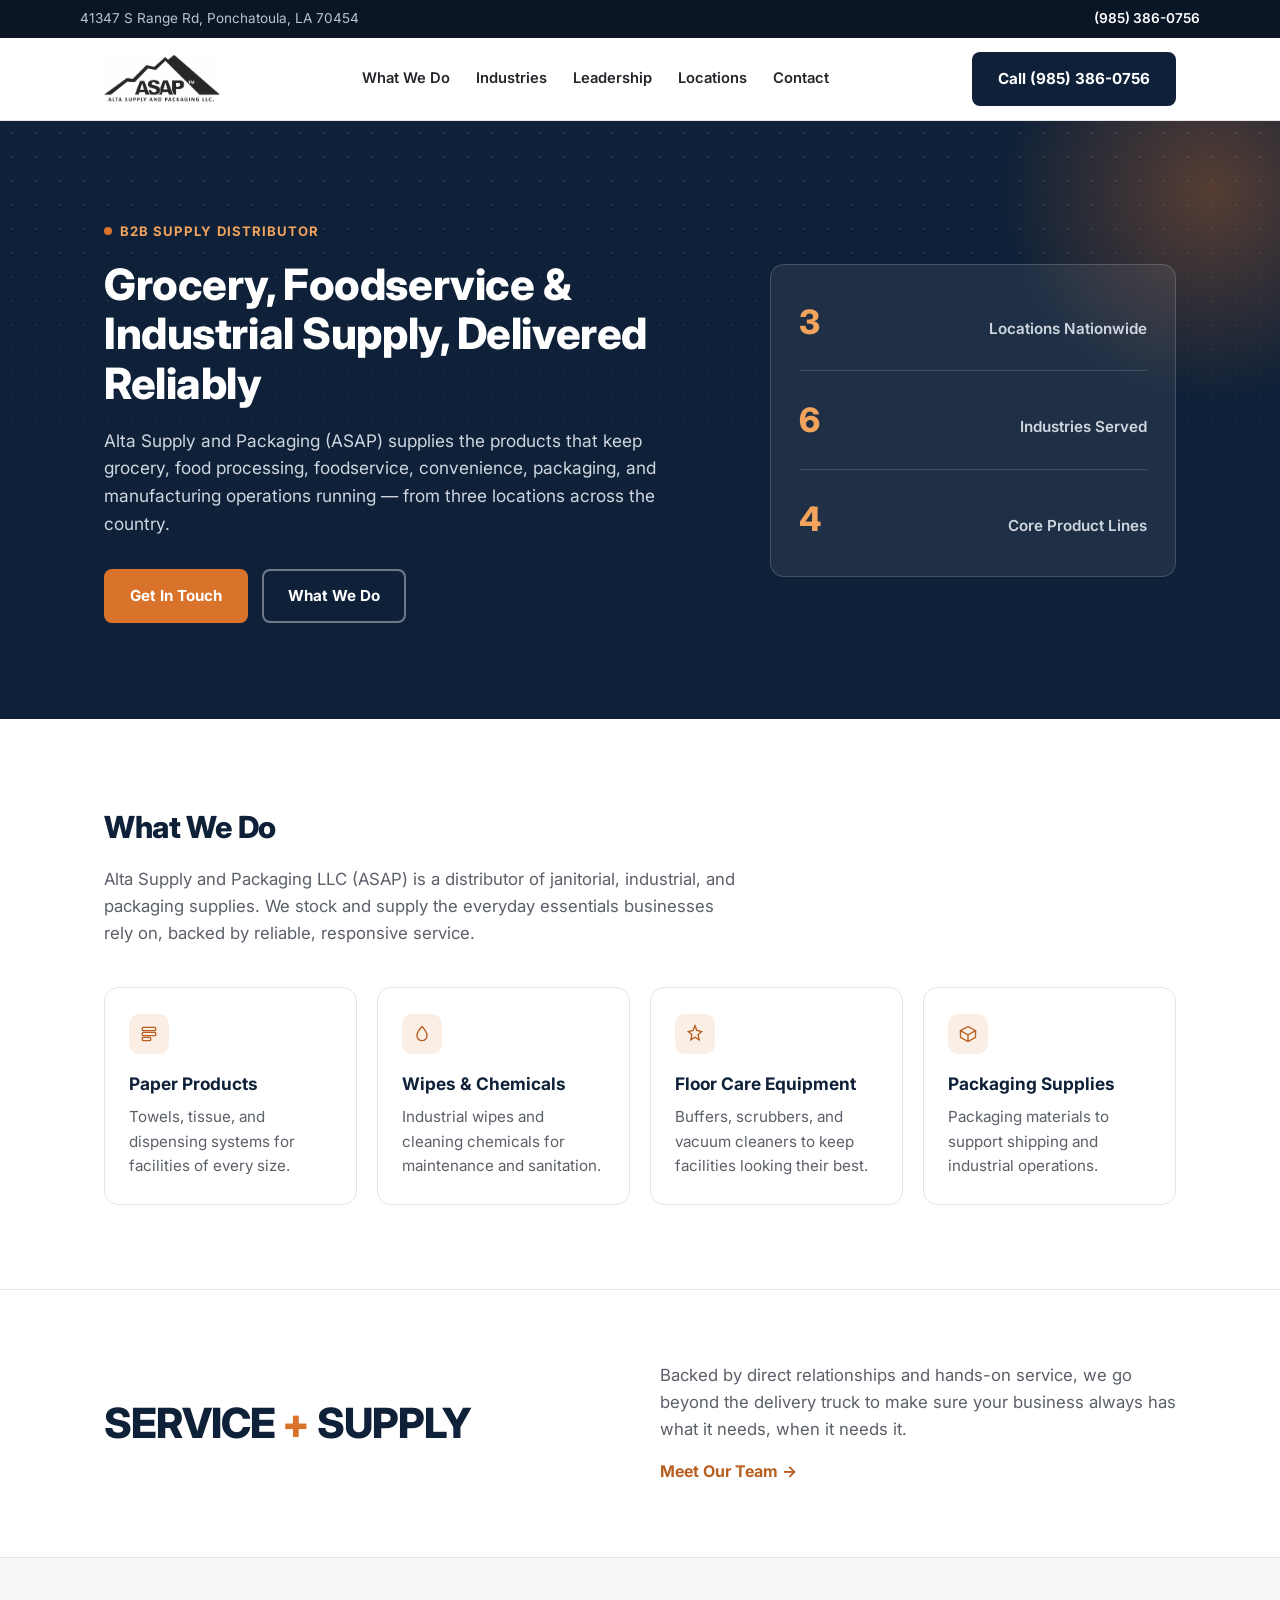
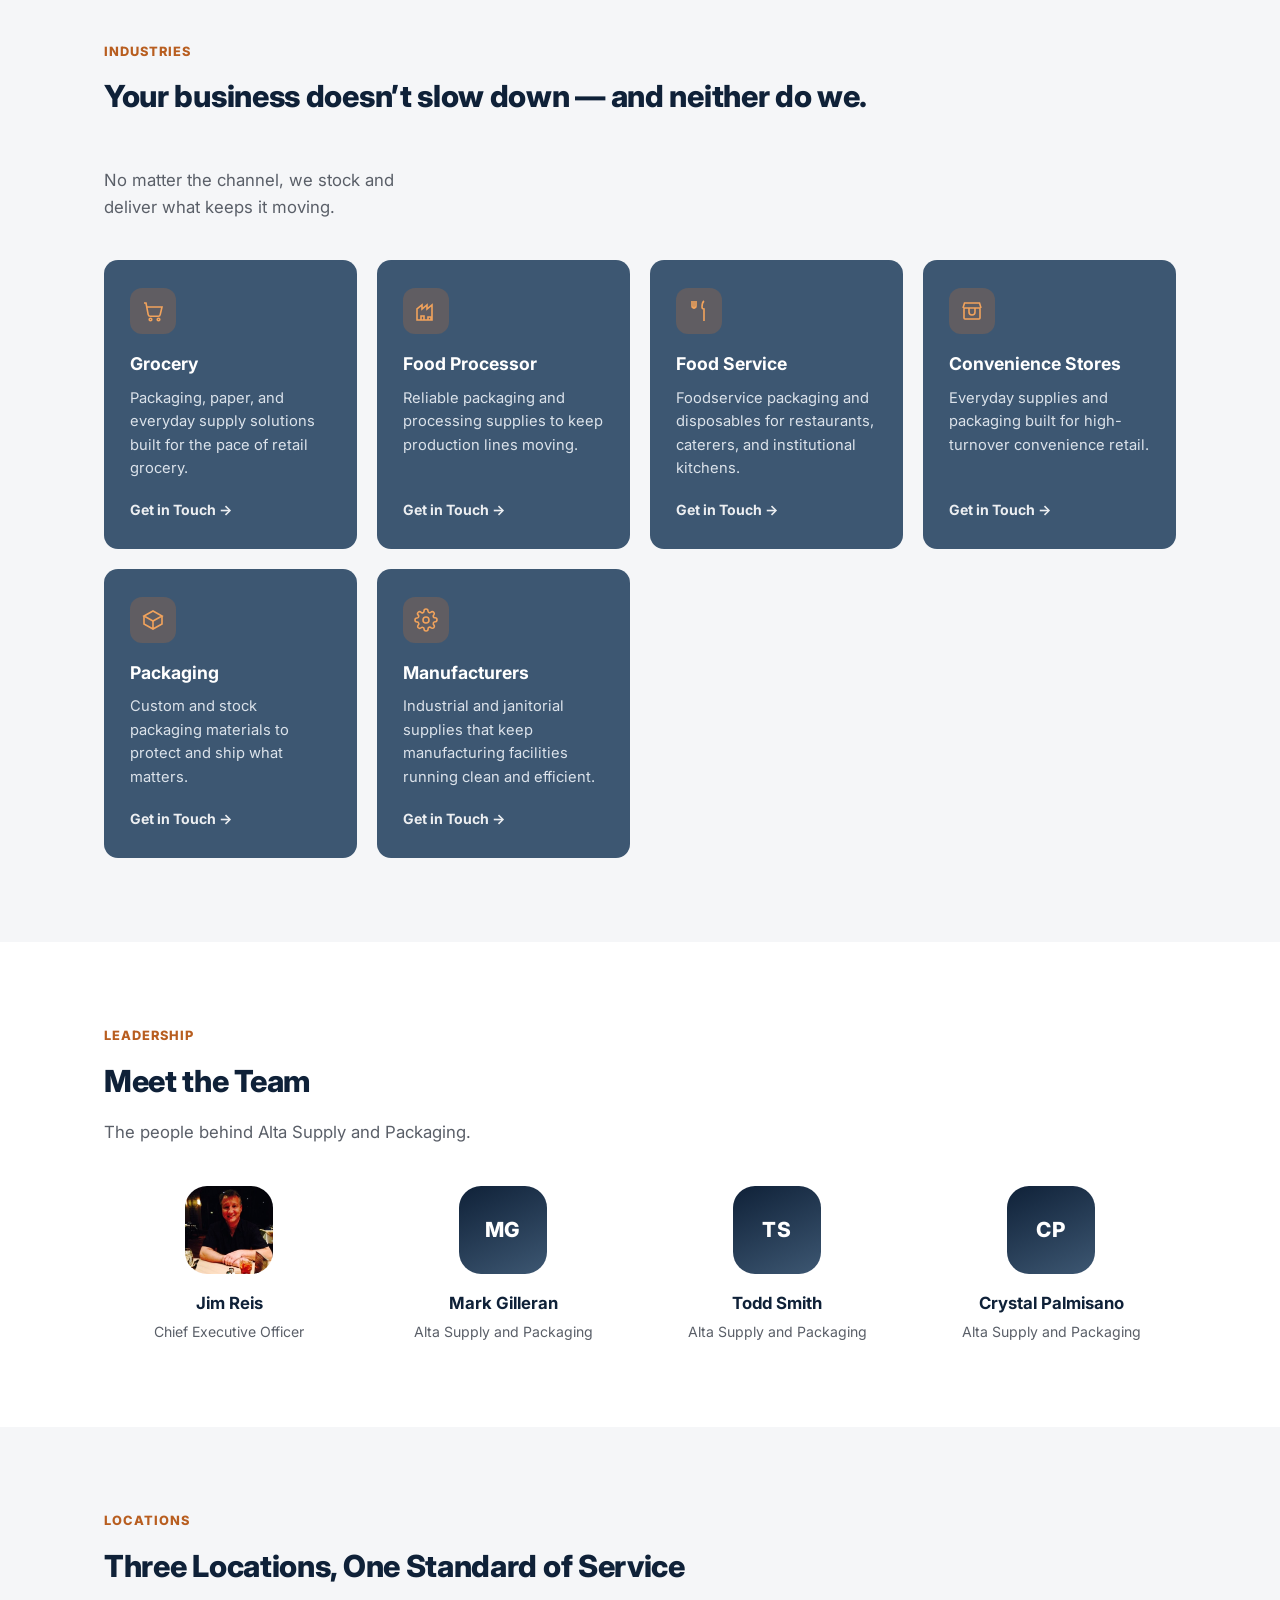
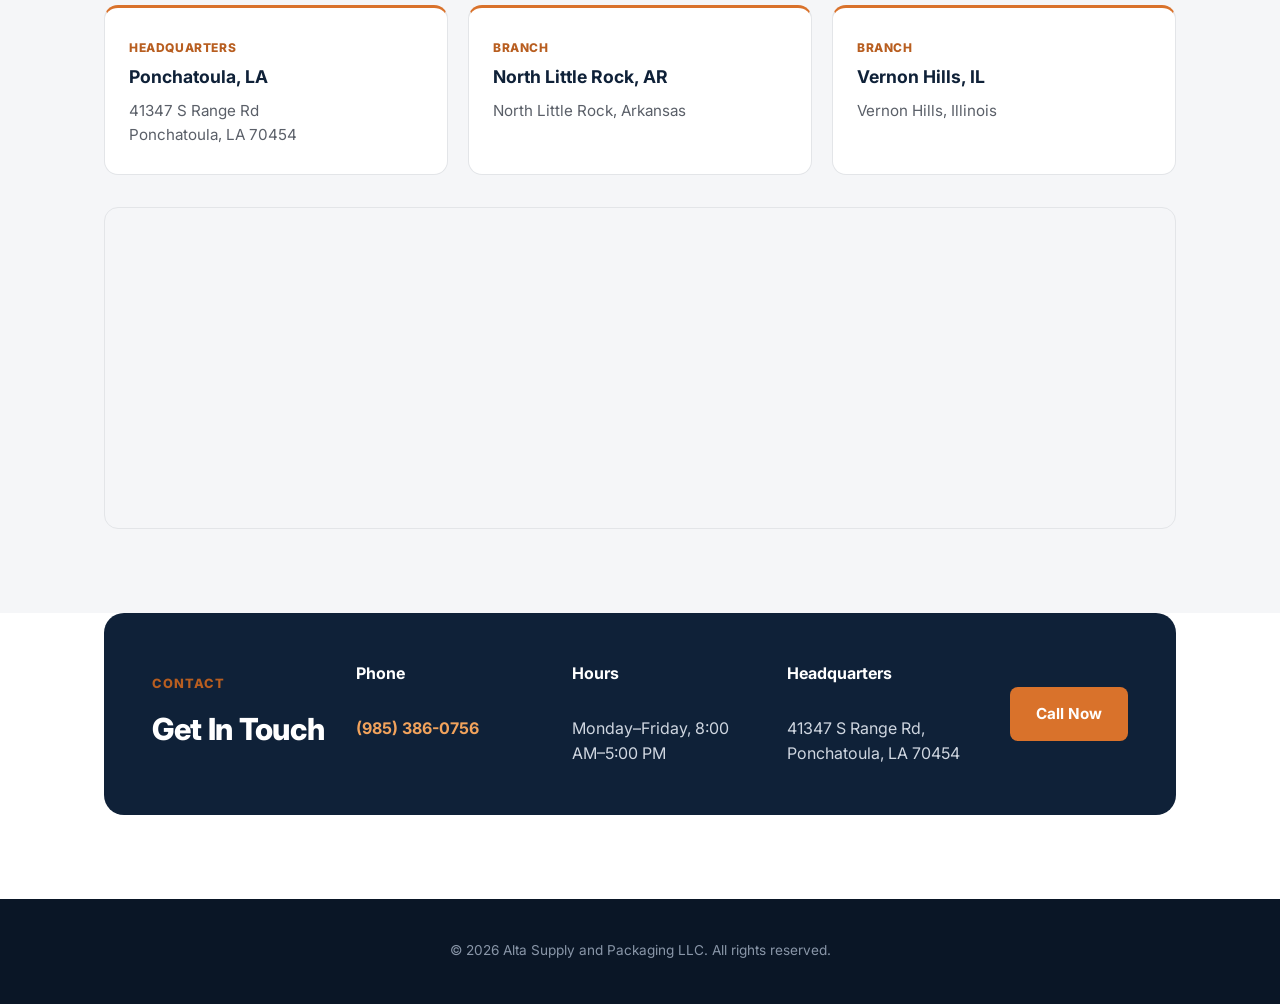
<file: alta/index.html>
<!DOCTYPE html>
<html lang="en">
<head>
<meta charset="UTF-8">
<meta name="viewport" content="width=device-width, initial-scale=1.0">
<title>Alta Supply and Packaging LLC | Grocery, Foodservice &amp; Industrial Supply Distributor</title>
<meta name="description" content="Alta Supply and Packaging LLC (ASAP) supplies grocery, food processing, foodservice, convenience store, packaging, and manufacturing businesses from locations in Ponchatoula LA, North Little Rock AR, and Vernon Hills IL.">
<link rel="icon" type="image/png" href="images/logo.png">
<link rel="preconnect" href="https://fonts.googleapis.com">
<link rel="preconnect" href="https://fonts.gstatic.com" crossorigin>
<link href="https://fonts.googleapis.com/css2?family=Inter:wght@400;500;600;700;800&display=swap" rel="stylesheet">
<link rel="stylesheet" href="styles.css">
</head>
<body>

<div class="topbar">
  <div class="wrap topbar-inner">
    <span>41347 S Range Rd, Ponchatoula, LA 70454</span>
    <a href="tel:9853860756">(985) 386-0756</a>
  </div>
</div>

<header class="site-header">
  <div class="wrap header-inner">
    <img src="images/logo.png" alt="Alta Supply and Packaging LLC (ASAP)" class="logo">
    <nav class="site-nav">
      <a href="#about">What We Do</a>
      <a href="#industries">Industries</a>
      <a href="#team">Leadership</a>
      <a href="#locations">Locations</a>
      <a href="#contact">Contact</a>
    </nav>
    <a class="btn btn-call" href="tel:9853860756">Call (985) 386-0756</a>
  </div>
</header>

<section class="hero">
  <div class="hero-dots" aria-hidden="true"></div>
  <div class="hero-glow" aria-hidden="true"></div>
  <div class="wrap hero-inner">
    <div class="hero-copy">
      <p class="eyebrow"><span class="eyebrow-dot"></span>B2B Supply Distributor</p>
      <h1>Grocery, Foodservice &amp; Industrial Supply, Delivered Reliably</h1>
      <p class="hero-sub">Alta Supply and Packaging (ASAP) supplies the products that keep grocery, food processing, foodservice, convenience, packaging, and manufacturing operations running &mdash; from three locations across the country.</p>
      <div class="hero-actions">
        <a class="btn btn-primary" href="#contact">Get In Touch</a>
        <a class="btn btn-outline" href="#about">What We Do</a>
      </div>
    </div>
    <div class="hero-panel">
      <div class="stat-card">
        <div class="stat-row">
          <span class="stat-num">3</span>
          <span class="stat-label">Locations Nationwide</span>
        </div>
        <div class="stat-row">
          <span class="stat-num">6</span>
          <span class="stat-label">Industries Served</span>
        </div>
        <div class="stat-row">
          <span class="stat-num">4</span>
          <span class="stat-label">Core Product Lines</span>
        </div>
      </div>
    </div>
  </div>
</section>

<section class="section" id="about">
  <div class="wrap">
    <h2>What We Do</h2>
    <p class="section-sub">Alta Supply and Packaging LLC (ASAP) is a distributor of janitorial, industrial, and packaging supplies. We stock and supply the everyday essentials businesses rely on, backed by reliable, responsive service.</p>
    <div class="cards">
      <div class="card">
        <span class="icon icon-sm" aria-hidden="true">
          <svg viewBox="0 0 24 24" fill="none" stroke="currentColor" stroke-width="1.6"><rect x="4" y="4" width="16" height="4" rx="1"/><rect x="4" y="10" width="16" height="4" rx="1"/><rect x="4" y="16" width="10" height="4" rx="1"/></svg>
        </span>
        <h3>Paper Products</h3>
        <p>Towels, tissue, and dispensing systems for facilities of every size.</p>
      </div>
      <div class="card">
        <span class="icon icon-sm" aria-hidden="true">
          <svg viewBox="0 0 24 24" fill="none" stroke="currentColor" stroke-width="1.6"><path d="M12 3s6 6.5 6 11a6 6 0 0 1-12 0c0-4.5 6-11 6-11z"/></svg>
        </span>
        <h3>Wipes &amp; Chemicals</h3>
        <p>Industrial wipes and cleaning chemicals for maintenance and sanitation.</p>
      </div>
      <div class="card">
        <span class="icon icon-sm" aria-hidden="true">
          <svg viewBox="0 0 24 24" fill="none" stroke="currentColor" stroke-width="1.6"><path d="M12 2l2.2 5.6L20 9l-4.3 3.8L17 19l-5-3.2L7 19l1.3-6.2L4 9l5.8-1.4L12 2z"/></svg>
        </span>
        <h3>Floor Care Equipment</h3>
        <p>Buffers, scrubbers, and vacuum cleaners to keep facilities looking their best.</p>
      </div>
      <div class="card">
        <span class="icon icon-sm" aria-hidden="true">
          <svg viewBox="0 0 24 24" fill="none" stroke="currentColor" stroke-width="1.6"><path d="M3 8l9-5 9 5-9 5-9-5z"/><path d="M3 8v8l9 5 9-5V8M12 13v8"/></svg>
        </span>
        <h3>Packaging Supplies</h3>
        <p>Packaging materials to support shipping and industrial operations.</p>
      </div>
    </div>
  </div>
</section>

<section class="statement">
  <div class="wrap statement-inner">
    <p class="statement-word">SERVICE <span>+</span> SUPPLY</p>
    <div class="statement-copy">
      <p>Backed by direct relationships and hands-on service, we go beyond the delivery truck to make sure your business always has what it needs, when it needs it.</p>
      <a class="statement-link" href="#team">Meet Our Team <span aria-hidden="true">&rarr;</span></a>
    </div>
  </div>
</section>

<section class="section section-alt" id="industries">
  <div class="wrap">
    <div class="section-head">
      <div>
        <p class="kicker">Industries</p>
        <h2>Your business doesn&rsquo;t slow down &mdash; and neither do we.</h2>
      </div>
      <p class="section-sub section-sub-tight">No matter the channel, we stock and deliver what keeps it moving.</p>
    </div>
    <div class="industry-grid">

      <div class="industry-card">
        <span class="icon" aria-hidden="true">
          <svg viewBox="0 0 24 24" fill="none" stroke="currentColor" stroke-width="1.6"><path d="M3 4h2l2.2 11.6a2 2 0 0 0 2 1.6h8a2 2 0 0 0 2-1.6L21 8H6"/><circle cx="9.5" cy="20.5" r="1.3"/><circle cx="17.5" cy="20.5" r="1.3"/></svg>
        </span>
        <h3>Grocery</h3>
        <p>Packaging, paper, and everyday supply solutions built for the pace of retail grocery.</p>
        <a class="card-link" href="#contact">Get in Touch <span aria-hidden="true">&rarr;</span></a>
      </div>

      <div class="industry-card">
        <span class="icon" aria-hidden="true">
          <svg viewBox="0 0 24 24" fill="none" stroke="currentColor" stroke-width="1.6"><path d="M3 21V10l5-4v4l5-4v4l5-4v15z"/><path d="M7 21v-4h3v4M14 21v-3h3v3"/></svg>
        </span>
        <h3>Food Processor</h3>
        <p>Reliable packaging and processing supplies to keep production lines moving.</p>
        <a class="card-link" href="#contact">Get in Touch <span aria-hidden="true">&rarr;</span></a>
      </div>

      <div class="industry-card">
        <span class="icon" aria-hidden="true">
          <svg viewBox="0 0 24 24" fill="none" stroke="currentColor" stroke-width="1.6"><path d="M7 2v8M5 2v5a2 2 0 0 0 4 0V2M17 2c-2 1.5-2 4-2 6a2 2 0 0 0 2 2v12"/></svg>
        </span>
        <h3>Food Service</h3>
        <p>Foodservice packaging and disposables for restaurants, caterers, and institutional kitchens.</p>
        <a class="card-link" href="#contact">Get in Touch <span aria-hidden="true">&rarr;</span></a>
      </div>

      <div class="industry-card">
        <span class="icon" aria-hidden="true">
          <svg viewBox="0 0 24 24" fill="none" stroke="currentColor" stroke-width="1.6"><path d="M3 9l1.5-5h15L21 9M4 9h16v10a1 1 0 0 1-1 1H5a1 1 0 0 1-1-1V9zM9 9v4a3 3 0 0 0 6 0V9"/></svg>
        </span>
        <h3>Convenience Stores</h3>
        <p>Everyday supplies and packaging built for high-turnover convenience retail.</p>
        <a class="card-link" href="#contact">Get in Touch <span aria-hidden="true">&rarr;</span></a>
      </div>

      <div class="industry-card">
        <span class="icon" aria-hidden="true">
          <svg viewBox="0 0 24 24" fill="none" stroke="currentColor" stroke-width="1.6"><path d="M3 8l9-5 9 5-9 5-9-5z"/><path d="M3 8v8l9 5 9-5V8M12 13v8"/></svg>
        </span>
        <h3>Packaging</h3>
        <p>Custom and stock packaging materials to protect and ship what matters.</p>
        <a class="card-link" href="#contact">Get in Touch <span aria-hidden="true">&rarr;</span></a>
      </div>

      <div class="industry-card">
        <span class="icon" aria-hidden="true">
          <svg viewBox="0 0 24 24" fill="none" stroke="currentColor" stroke-width="1.6"><path d="M12 15a3 3 0 1 0 0-6 3 3 0 0 0 0 6z"/><path d="M19.4 15a1.65 1.65 0 0 0 .33 1.82l.06.06a2 2 0 1 1-2.83 2.83l-.06-.06a1.65 1.65 0 0 0-1.82-.33 1.65 1.65 0 0 0-1 1.51V21a2 2 0 1 1-4 0v-.09A1.65 1.65 0 0 0 9 19.4a1.65 1.65 0 0 0-1.82.33l-.06.06a2 2 0 1 1-2.83-2.83l.06-.06A1.65 1.65 0 0 0 4.68 15a1.65 1.65 0 0 0-1.51-1H3a2 2 0 1 1 0-4h.09A1.65 1.65 0 0 0 4.6 9a1.65 1.65 0 0 0-.33-1.82l-.06-.06a2 2 0 1 1 2.83-2.83l.06.06A1.65 1.65 0 0 0 9 4.68a1.65 1.65 0 0 0 1-1.51V3a2 2 0 1 1 4 0v.09a1.65 1.65 0 0 0 1 1.51 1.65 1.65 0 0 0 1.82-.33l.06-.06a2 2 0 1 1 2.83 2.83l-.06.06A1.65 1.65 0 0 0 19.4 9c.14.32.44.55.79.63.35.08.5.09.81.09H21a2 2 0 1 1 0 4h-.09a1.65 1.65 0 0 0-1.51 1z"/></svg>
        </span>
        <h3>Manufacturers</h3>
        <p>Industrial and janitorial supplies that keep manufacturing facilities running clean and efficient.</p>
        <a class="card-link" href="#contact">Get in Touch <span aria-hidden="true">&rarr;</span></a>
      </div>

    </div>
  </div>
</section>

<section class="section" id="team">
  <div class="wrap">
    <p class="kicker">Leadership</p>
    <h2>Meet the Team</h2>
    <p class="section-sub">The people behind Alta Supply and Packaging.</p>
    <div class="team-grid">

      <div class="team-card">
        <img class="avatar avatar-photo" src="images/team/jim-reis.jpg" alt="Jim Reis">
        <h3>Jim Reis</h3>
        <p class="team-title">Chief Executive Officer</p>
      </div>

      <div class="team-card">
        <div class="avatar" aria-hidden="true">MG</div>
        <h3>Mark Gilleran</h3>
        <p class="team-title">Alta Supply and Packaging</p>
      </div>

      <div class="team-card">
        <div class="avatar" aria-hidden="true">TS</div>
        <h3>Todd Smith</h3>
        <p class="team-title">Alta Supply and Packaging</p>
      </div>

      <div class="team-card">
        <div class="avatar" aria-hidden="true">CP</div>
        <h3>Crystal Palmisano</h3>
        <p class="team-title">Alta Supply and Packaging</p>
      </div>

    </div>
  </div>
</section>

<section class="section section-alt" id="locations">
  <div class="wrap">
    <p class="kicker">Locations</p>
    <h2>Three Locations, One Standard of Service</h2>
    <div class="location-grid">

      <div class="location-card">
        <p class="location-tag">Headquarters</p>
        <h3>Ponchatoula, LA</h3>
        <p class="location-address">41347 S Range Rd<br>Ponchatoula, LA 70454</p>
      </div>

      <div class="location-card">
        <p class="location-tag">Branch</p>
        <h3>North Little Rock, AR</h3>
        <p class="location-address">North Little Rock, Arkansas</p>
      </div>

      <div class="location-card">
        <p class="location-tag">Branch</p>
        <h3>Vernon Hills, IL</h3>
        <p class="location-address">Vernon Hills, Illinois</p>
      </div>

    </div>

    <div class="map-wrap">
      <iframe
        title="Map to Alta Supply and Packaging LLC headquarters"
        loading="lazy"
        allowfullscreen
        referrerpolicy="no-referrer-when-downgrade"
        src="https://www.google.com/maps?q=41347+S+Range+Rd,+Ponchatoula,+LA+70454&output=embed">
      </iframe>
    </div>
  </div>
</section>

<section class="section contact-cta" id="contact">
  <div class="wrap">
    <div class="contact-box">
      <div>
        <p class="kicker">Contact</p>
        <h2>Get In Touch</h2>
      </div>
      <ul class="contact-list contact-list-row">
        <li>
          <strong>Phone</strong><br>
          <a href="tel:9853860756">(985) 386-0756</a>
        </li>
        <li>
          <strong>Hours</strong><br>
          Monday&ndash;Friday, 8:00 AM&ndash;5:00 PM
        </li>
        <li>
          <strong>Headquarters</strong><br>
          41347 S Range Rd, Ponchatoula, LA 70454
        </li>
      </ul>
      <a class="btn btn-primary" href="tel:9853860756">Call Now</a>
    </div>
  </div>
</section>

<footer class="site-footer">
  <div class="wrap">
    <p>&copy; <span id="year"></span> Alta Supply and Packaging LLC. All rights reserved.</p>
  </div>
</footer>

<script>
  document.getElementById('year').textContent = new Date().getFullYear();
</script>

</body>
</html>
</file>
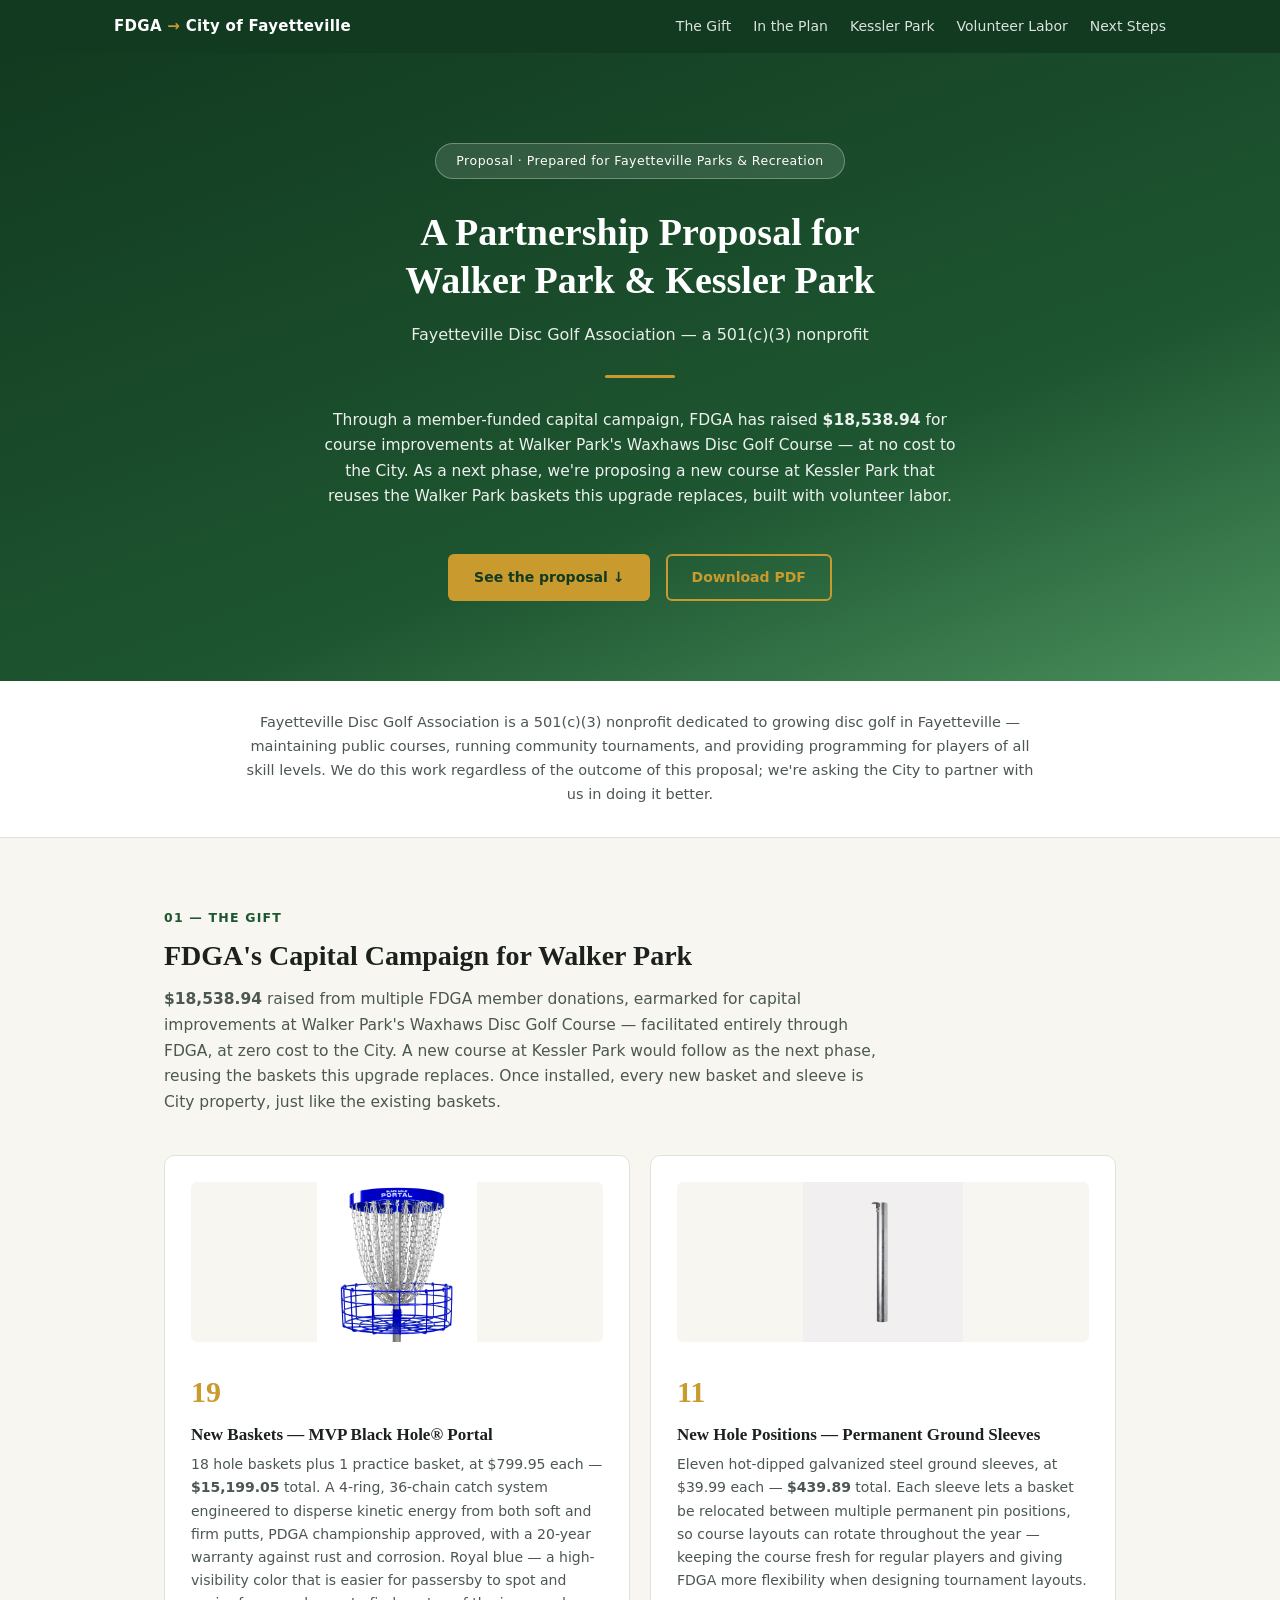
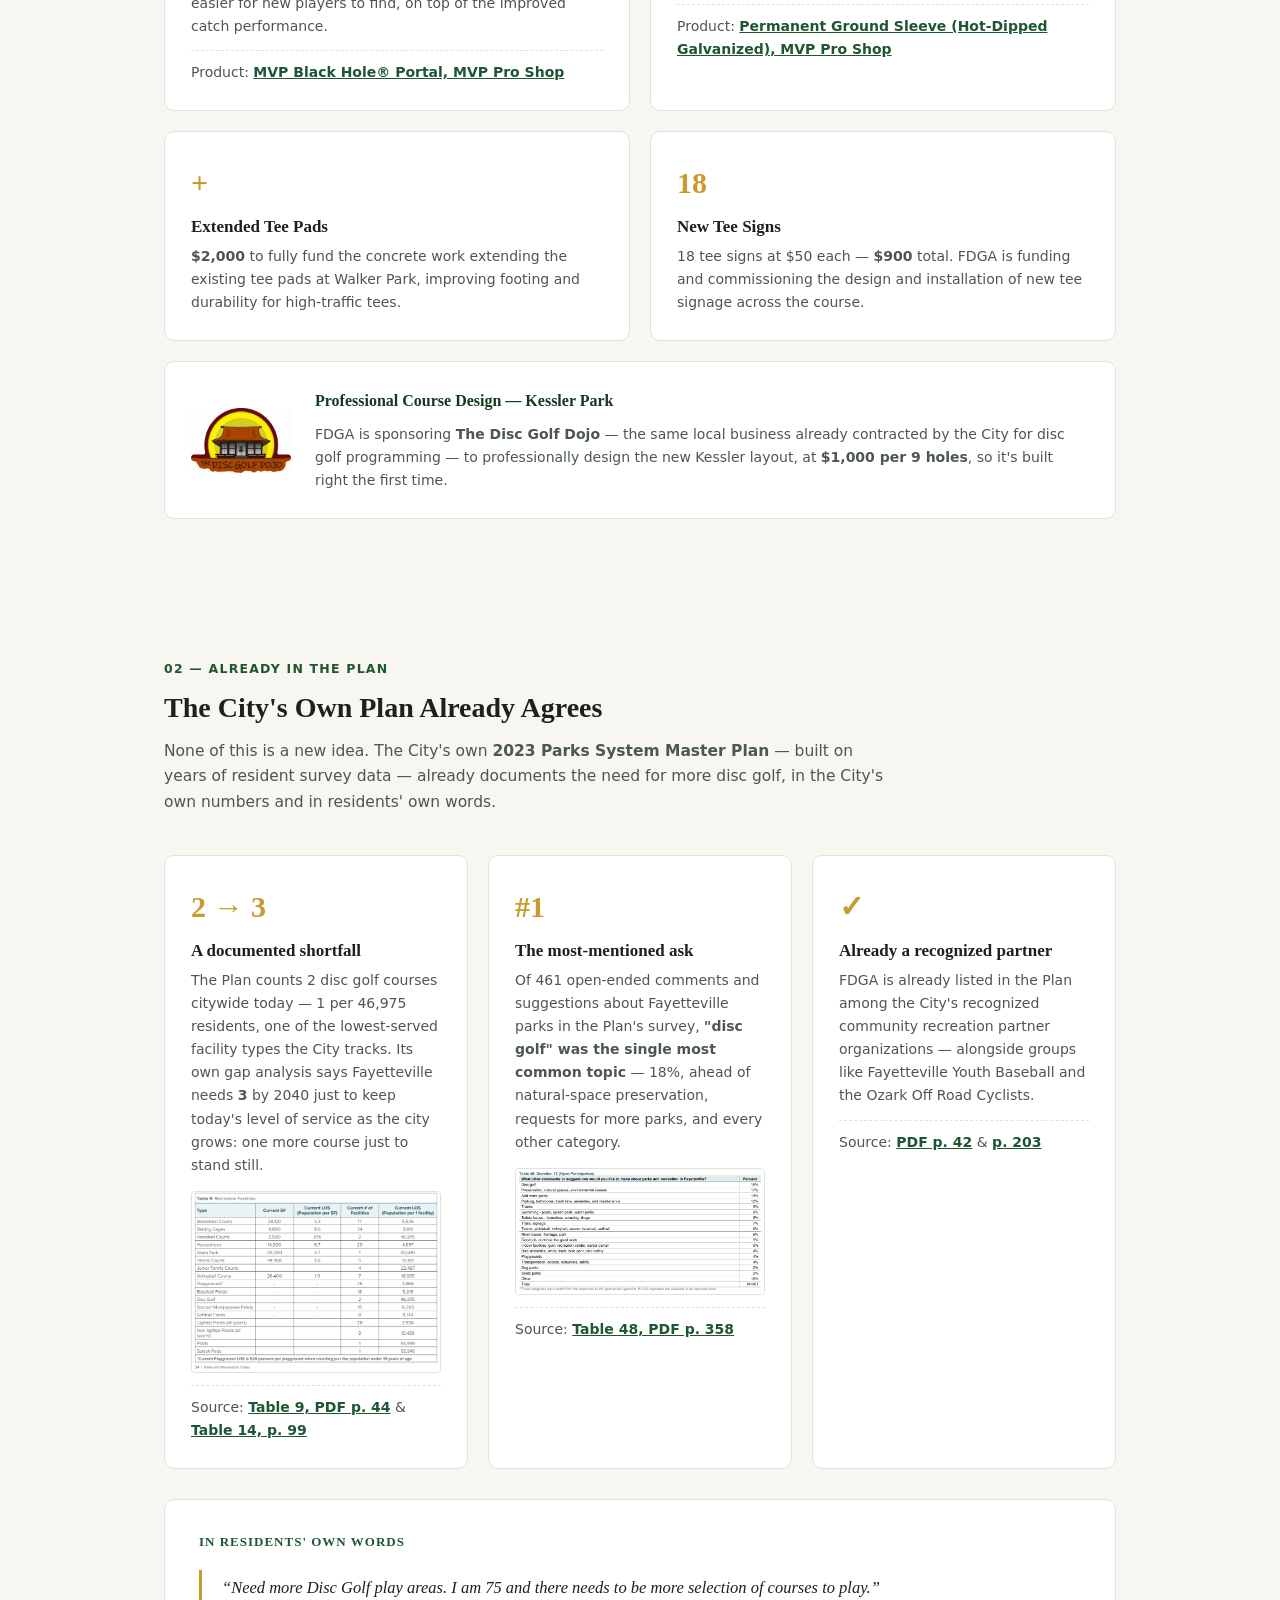
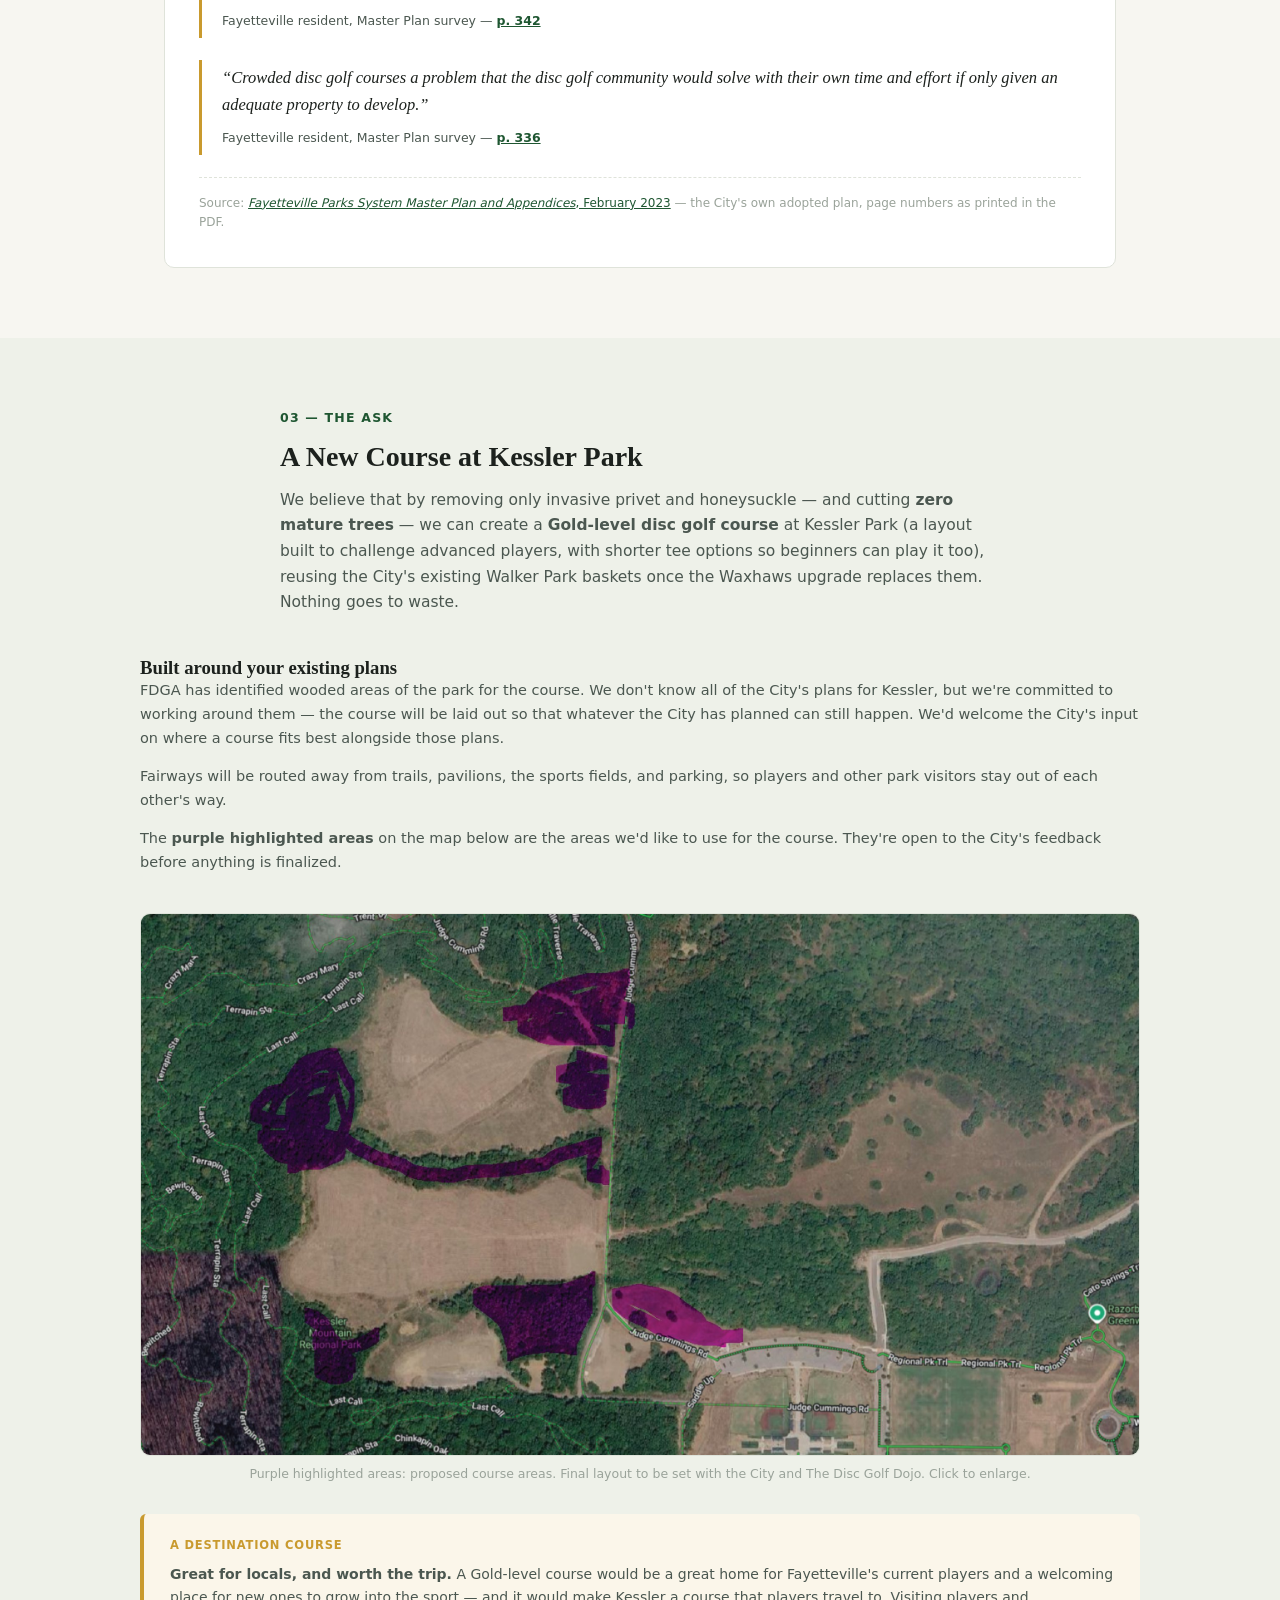
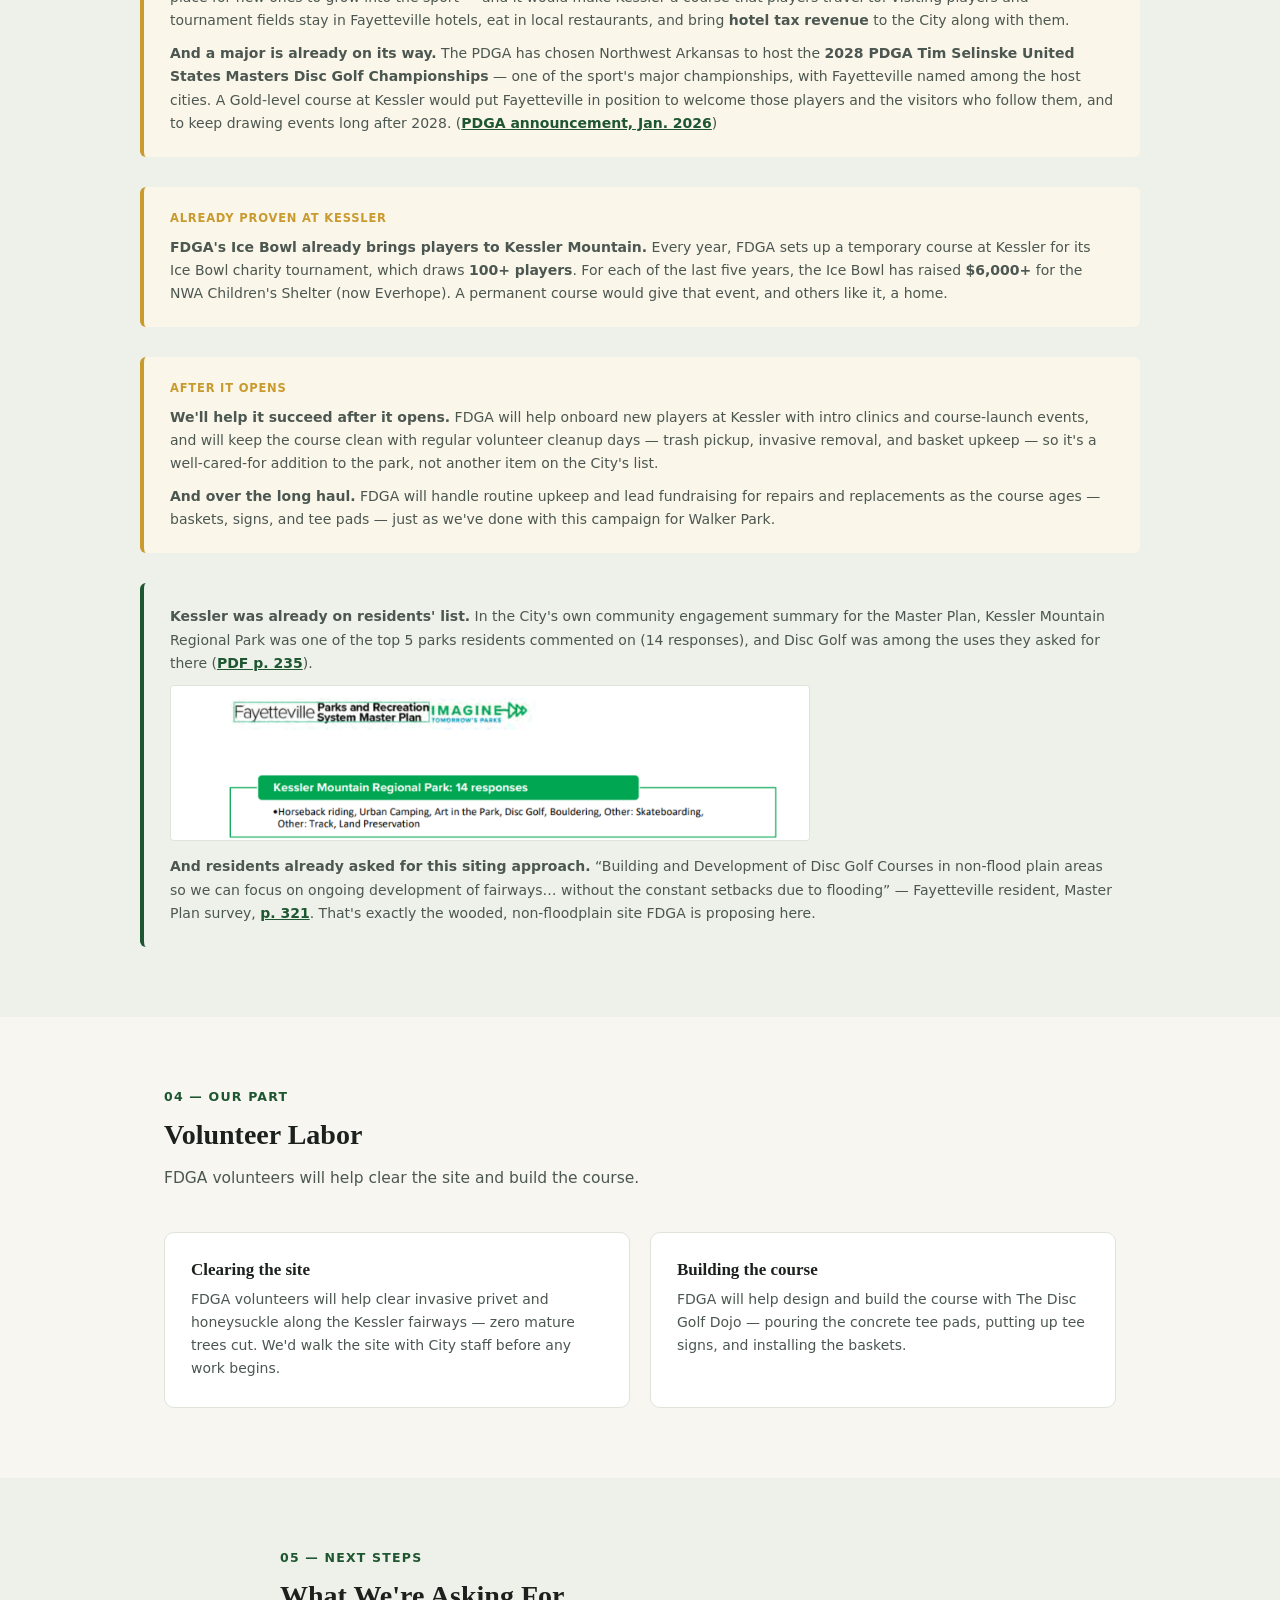
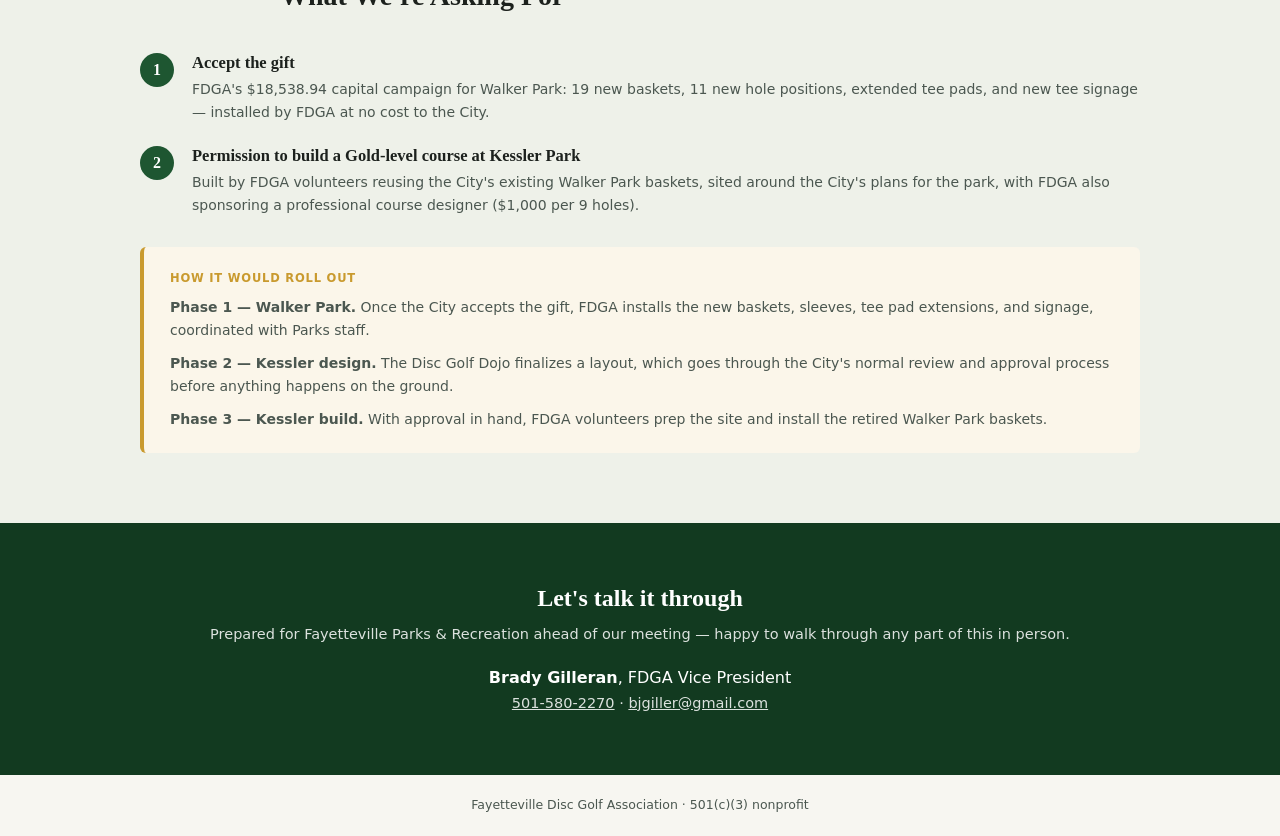
<file: fdga/index.html>
<!DOCTYPE html>
<html lang="en">
<head>
<meta charset="UTF-8">
<meta name="viewport" content="width=device-width, initial-scale=1.0">
<meta name="robots" content="noindex, nofollow">
<title>FDGA Proposal to the City of Fayetteville — Walker Park &amp; Kessler Park</title>
<meta name="description" content="Fayetteville Disc Golf Association proposal to the City of Fayetteville: Walker Park (Waxhaws) course improvements and a new course at Kessler Park.">
<link rel="stylesheet" href="css/style.css?v=9">
</head>
<body>

<header class="nav">
  <div class="nav-inner">
    <a href="#top" class="nav-brand">FDGA <span>→</span> City of Fayetteville</a>
    <button class="nav-toggle" aria-label="Toggle navigation" aria-expanded="false">
      <span></span><span></span><span></span>
    </button>
    <nav class="nav-links">
      <a href="#gift">The Gift</a>
      <a href="#plan">In the Plan</a>
      <a href="#kessler">Kessler Park</a>
      <a href="#labor">Volunteer Labor</a>
      <a href="#next-steps">Next Steps</a>
    </nav>
  </div>
</header>

<main>

  <section id="top" class="hero">
    <div class="hero-badge">Proposal &middot; Prepared for Fayetteville Parks &amp; Recreation</div>
    <h1>A Partnership Proposal for<br>Walker Park &amp; Kessler Park</h1>
    <p class="hero-sub">Fayetteville Disc Golf Association — a 501(c)(3) nonprofit</p>
    <div class="hero-divider"></div>
    <p class="hero-intro">
      Through a member-funded capital campaign, FDGA has raised <strong>$18,538.94</strong> for
      course improvements at Walker Park's Waxhaws Disc Golf Course — at no cost to the City. As
      a next phase, we're proposing a new course at Kessler Park that reuses the Walker Park
      baskets this upgrade replaces, built with volunteer labor.
    </p>
    <a href="#gift" class="hero-cta">See the proposal ↓</a>
    <a href="FDGA-Proposal.pdf?v=2" class="hero-cta hero-cta-outline" download>Download PDF</a>
  </section>

  <section class="mission-strip">
    <p>
      Fayetteville Disc Golf Association is a 501(c)(3) nonprofit dedicated to growing disc golf
      in Fayetteville — maintaining public courses, running community tournaments, and providing
      programming for players of all skill levels. We do this work regardless of the outcome of
      this proposal; we're asking the City to partner with us in doing it better.
    </p>
  </section>

  <section id="gift" class="section">
    <div class="section-head">
      <span class="section-kicker">01 — The Gift</span>
      <h2>FDGA's Capital Campaign for Walker Park</h2>
      <p class="section-lead">
        <strong>$18,538.94</strong> raised from multiple FDGA member donations, earmarked for
        capital improvements at Walker Park's Waxhaws Disc Golf Course — facilitated entirely
        through FDGA, at zero cost to the City. A new course at Kessler Park would follow as the
        next phase, reusing the baskets this upgrade replaces. Once
        installed, every new basket and sleeve is City property, just like the existing baskets.
      </p>
    </div>

    <div class="card-grid">
      <div class="card card-product">
        <img src="images/gift/basket-portal-blue.jpg" alt="MVP Black Hole Portal disc golf basket with a blue rim" class="card-img">
        <div class="card-num">19</div>
        <h3>New Baskets — MVP Black Hole&reg; Portal</h3>
        <p>
          18 hole baskets plus 1 practice basket, at $799.95 each — <strong>$15,199.05</strong>
          total. A 4-ring, 36-chain catch system engineered to disperse kinetic energy from both
          soft and firm putts, PDGA championship approved, with a 20-year warranty against rust
          and corrosion. Royal blue — a high-visibility color that is
          easier for passersby to spot and easier for new players to find, on top of the
          improved catch performance.
        </p>
        <p class="card-cite">
          Product: <a href="https://mvpproshop.com/products/mvp-black-hole-portal" target="_blank" rel="noopener">MVP Black Hole&reg; Portal, MVP Pro Shop</a>
        </p>
      </div>
      <div class="card card-product">
        <img src="images/gift/ground-sleeve.png" alt="Permanent hot-dipped galvanized ground sleeve" class="card-img">
        <div class="card-num">11</div>
        <h3>New Hole Positions — Permanent Ground Sleeves</h3>
        <p>
          Eleven hot-dipped galvanized steel ground sleeves, at $39.99 each — <strong>$439.89</strong>
          total. Each sleeve lets a basket be relocated between multiple permanent pin positions,
          so course layouts can rotate throughout the year — keeping the course fresh for regular
          players and giving FDGA more flexibility when designing tournament layouts.
        </p>
        <p class="card-cite">
          Product: <a href="https://mvpproshop.com/products/permanent-ground-sleeve-hot-dipped-galvanized" target="_blank" rel="noopener">Permanent Ground Sleeve (Hot-Dipped Galvanized), MVP Pro Shop</a>
        </p>
      </div>
      <div class="card">
        <div class="card-num">+</div>
        <h3>Extended Tee Pads</h3>
        <p>
          <strong>$2,000</strong> to fully fund the concrete work extending the existing tee pads at
          Walker Park, improving footing and durability for high-traffic tees.
        </p>
      </div>
      <div class="card">
        <div class="card-num">18</div>
        <h3>New Tee Signs</h3>
        <p>
          18 tee signs at $50 each — <strong>$900</strong> total. FDGA is funding and
          commissioning the design and installation of new tee signage across the course.
        </p>
      </div>
      <div class="partner-box">
        <img class="partner-box-logo" src="images/partners/disc-golf-dojo.jpg?v=1" alt="The Disc Golf Dojo">
        <div class="partner-box-text">
          <span class="partner-box-label">Professional Course Design — Kessler Park</span>
          <p>
            FDGA is sponsoring <strong>The Disc Golf Dojo</strong> — the same local business already
            contracted by the City for disc golf programming — to professionally design the new
            Kessler layout, at <strong>$1,000 per 9 holes</strong>, so it's built right the first
            time.
          </p>
        </div>
      </div>
    </div>
  </section>

  <section id="plan" class="section">
    <div class="section-head">
      <span class="section-kicker">02 — Already In The Plan</span>
      <h2>The City's Own Plan Already Agrees</h2>
      <p class="section-lead">
        None of this is a new idea. The City's own <strong>2023 Parks System Master Plan</strong>
        — built on years of resident survey data — already documents the need for more disc golf,
        in the City's own numbers and in residents' own words.
      </p>
    </div>

    <div class="card-grid card-grid-3">
      <div class="card">
        <div class="card-num">2 → 3</div>
        <h3>A documented shortfall</h3>
        <p>
          The Plan counts 2 disc golf courses citywide today — 1 per 46,975 residents, one of the
          lowest-served facility types the City tracks. Its own gap analysis says Fayetteville
          needs <strong>3</strong> by 2040 just to keep today's level of service as the city grows:
          one more course just to stand still.
        </p>
        <a class="card-table" href="images/plan/table-9.png" target="_blank" rel="noopener">
          <img src="images/plan/table-9.png" alt="Master Plan Table 9, Recreation Facilities: Disc Golf, 2 facilities, 1 per 46,975 residents">
        </a>
        <p class="card-cite">
          Source: <a href="https://www.fayetteville-ar.gov/DocumentCenter/View/28916/Fayetteville-Parks-System-Master-Plan-and-Appendices-February-2023#page=44" target="_blank" rel="noopener">Table 9, PDF p. 44</a>
          &amp; <a href="https://www.fayetteville-ar.gov/DocumentCenter/View/28916/Fayetteville-Parks-System-Master-Plan-and-Appendices-February-2023#page=99" target="_blank" rel="noopener">Table 14, p. 99</a>
        </p>
      </div>
      <div class="card">
        <div class="card-num">#1</div>
        <h3>The most-mentioned ask</h3>
        <p>
          Of 461 open-ended comments and suggestions about Fayetteville parks in the Plan's survey,
          <strong>"disc golf" was the single most common topic</strong> — 18%,
          ahead of natural-space preservation, requests for more parks, and every other category.
        </p>
        <a class="card-table" href="images/plan/table-48.png" target="_blank" rel="noopener">
          <img src="images/plan/table-48.png" alt="Master Plan Table 48, Question 12 open participation comments: Disc golf 18%, the top category, out of 461 responses">
        </a>
        <p class="card-cite">
          Source: <a href="https://www.fayetteville-ar.gov/DocumentCenter/View/28916/Fayetteville-Parks-System-Master-Plan-and-Appendices-February-2023#page=358" target="_blank" rel="noopener">Table 48, PDF p. 358</a>
        </p>
      </div>
      <div class="card">
        <div class="card-num">&#10003;</div>
        <h3>Already a recognized partner</h3>
        <p>
          FDGA is already listed in the Plan among the City's recognized community recreation
          partner organizations — alongside groups like Fayetteville Youth Baseball and the
          Ozark Off Road Cyclists.
        </p>
        <p class="card-cite">
          Source: <a href="https://www.fayetteville-ar.gov/DocumentCenter/View/28916/Fayetteville-Parks-System-Master-Plan-and-Appendices-February-2023#page=42" target="_blank" rel="noopener">PDF p. 42</a>
          &amp; <a href="https://www.fayetteville-ar.gov/DocumentCenter/View/28916/Fayetteville-Parks-System-Master-Plan-and-Appendices-February-2023#page=203" target="_blank" rel="noopener">p. 203</a>
        </p>
      </div>
    </div>

    <div class="quote-panel">
      <h3 class="quote-panel-title">In residents' own words</h3>
      <blockquote>
        <p>&ldquo;Need more Disc Golf play areas. I am 75 and there needs to be more selection of courses to play.&rdquo;</p>
        <cite>Fayetteville resident, Master Plan survey &mdash; <a href="https://www.fayetteville-ar.gov/DocumentCenter/View/28916/Fayetteville-Parks-System-Master-Plan-and-Appendices-February-2023#page=342" target="_blank" rel="noopener">p. 342</a></cite>
      </blockquote>
      <blockquote>
        <p>&ldquo;Crowded disc golf courses a problem that the disc golf community
          would solve with their own time and effort if only given an adequate property to
          develop.&rdquo;</p>
        <cite>Fayetteville resident, Master Plan survey &mdash; <a href="https://www.fayetteville-ar.gov/DocumentCenter/View/28916/Fayetteville-Parks-System-Master-Plan-and-Appendices-February-2023#page=336" target="_blank" rel="noopener">p. 336</a></cite>
      </blockquote>
      <p class="quote-panel-source">
        Source: <a href="https://www.fayetteville-ar.gov/DocumentCenter/View/28916/Fayetteville-Parks-System-Master-Plan-and-Appendices-February-2023" target="_blank" rel="noopener"><em>Fayetteville Parks System Master Plan and Appendices</em>, February 2023</a> —
        the City's own adopted plan, page numbers as printed in the PDF.
      </p>
    </div>
  </section>

  <section id="kessler" class="section section-alt">
    <div class="section-head">
      <span class="section-kicker">03 — The Ask</span>
      <h2>A New Course at Kessler Park</h2>
      <p class="section-lead">
        We believe that by removing only invasive privet and honeysuckle — and cutting
        <strong>zero mature trees</strong> — we can create a <strong>Gold-level disc golf
        course</strong> at Kessler Park (a layout built to challenge advanced players, with shorter tee options so
        beginners can play it too), reusing the City's existing Walker Park baskets once the
        Waxhaws upgrade replaces them. Nothing goes to waste.
      </p>
    </div>

    <div class="kessler-grid">
      <div class="kessler-text">
        <h3>Built around your existing plans</h3>
        <p>
          FDGA has identified wooded areas of the park for the course. We don't know all of the
          City's plans for Kessler, but we're committed to working around them — the course will
          be laid out so that whatever the City has planned can still happen. We'd welcome the
          City's input on where a course fits best alongside those plans.
        </p>
        <p>
          Fairways will be routed away from trails, pavilions, the sports fields, and parking, so
          players and other park visitors stay out of each other's way.
        </p>
        <p>
          The <strong>purple highlighted areas</strong> on the map below are the areas we'd like
          to use for the course. They're open to the City's feedback before anything is
          finalized.
        </p>
      </div>
      <div class="kessler-map">
        <a href="images/map/kessler-areas.jpg" target="_blank" rel="noopener">
          <img class="map-image" src="images/map/kessler-areas.jpg"
            alt="Aerial map of Kessler Mountain Regional Park with purple highlighted wooded areas along Judge Cummings Rd, north and west of the sports complex parking lot, proposed for the disc golf course">
        </a>
        <p class="map-caption">Purple highlighted areas: proposed course areas. Final layout to be
          set with the City and The Disc Golf Dojo. Click to enlarge.</p>
      </div>
    </div>

    <div class="pledge-callout">
      <span class="pledge-callout-label">A Destination Course</span>
      <p>
        <strong>Great for locals, and worth the trip.</strong> A Gold-level course would be a
        great home for Fayetteville's current players and a welcoming place for new ones to grow
        into the sport — and it would make Kessler a course that players travel to. Visiting
        players and tournament fields stay in Fayetteville hotels, eat in local restaurants, and
        bring <strong>hotel tax revenue</strong> to the City along with them.
      </p>
      <p>
        <strong>And a major is already on its way.</strong> The PDGA has chosen Northwest Arkansas
        to host the <strong>2028 PDGA Tim Selinske United States Masters Disc Golf
        Championships</strong> — one of the sport's major championships, with Fayetteville named
        among the host cities. A Gold-level course at Kessler would put Fayetteville in position
        to welcome those players and the visitors who follow them, and to keep drawing events
        long after 2028.
        (<a href="https://www.pdga.com/news/major-announcement" target="_blank" rel="noopener">PDGA announcement, Jan. 2026</a>)
      </p>
    </div>

    <div class="pledge-callout">
      <span class="pledge-callout-label">Already Proven at Kessler</span>
      <p>
        <strong>FDGA's Ice Bowl already brings players to Kessler Mountain.</strong> Every year,
        FDGA sets up a temporary course at Kessler for its Ice Bowl charity tournament, which
        draws <strong>100+ players</strong>. For each of the last five years, the Ice Bowl has
        raised <strong>$6,000+</strong> for the NWA Children's Shelter (now Everhope). A permanent
        course would give that event, and others like it, a home.
      </p>
    </div>

    <div class="pledge-callout">
      <span class="pledge-callout-label">After It Opens</span>
      <p>
        <strong>We'll help it succeed after it opens.</strong> FDGA will help onboard new players
        at Kessler with intro clinics and course-launch events, and will keep the course clean
        with regular volunteer cleanup days — trash pickup, invasive removal, and basket upkeep —
        so it's a well-cared-for addition to the park, not another item on the City's list.
      </p>
      <p>
        <strong>And over the long haul.</strong> FDGA will handle routine upkeep and lead
        fundraising for repairs and replacements as the course ages — baskets, signs, and tee
        pads — just as we've done with this campaign for Walker Park.
      </p>
    </div>

    <div class="citation-callout">
      <p>
        <strong>Kessler was already on residents' list.</strong> In the City's own community
        engagement summary for the Master Plan, Kessler Mountain Regional Park was one of the top 5
        parks residents commented on (14 responses), and Disc Golf was among the uses they asked for there
        (<a href="https://www.fayetteville-ar.gov/DocumentCenter/View/28916/Fayetteville-Parks-System-Master-Plan-and-Appendices-February-2023#page=235" target="_blank" rel="noopener">PDF p. 235</a>).
      </p>
      <a class="card-table" href="images/plan/page-235-kessler.png" target="_blank" rel="noopener">
        <img src="images/plan/page-235-kessler.png" alt="Master Plan community engagement summary, page 235: Kessler Mountain Regional Park, 14 responses, requested uses including Disc Golf">
      </a>
      <p>
        <strong>And residents already asked for this siting approach.</strong> &ldquo;Building and
        Development of Disc Golf Courses in non-flood plain areas so we can focus on ongoing
        development of fairways&hellip; without the constant setbacks due to flooding&rdquo; —
        Fayetteville resident, Master Plan survey,
        <a href="https://www.fayetteville-ar.gov/DocumentCenter/View/28916/Fayetteville-Parks-System-Master-Plan-and-Appendices-February-2023#page=321" target="_blank" rel="noopener">p. 321</a>.
        That's exactly the wooded, non-floodplain site FDGA is proposing here.
      </p>
    </div>
  </section>

  <section id="labor" class="section">
    <div class="section-head">
      <span class="section-kicker">04 — Our Part</span>
      <h2>Volunteer Labor</h2>
      <p class="section-lead">
        FDGA volunteers will help clear the site and build the course.
      </p>
    </div>

    <div class="card-grid">
      <div class="card">
        <h3>Clearing the site</h3>
        <p>
          FDGA volunteers will help clear invasive privet and honeysuckle along the Kessler
          fairways — zero mature trees cut. We'd walk the site with City staff before any work begins.
        </p>
      </div>
      <div class="card">
        <h3>Building the course</h3>
        <p>
          FDGA will help design and build the course with The Disc Golf Dojo — pouring the
          concrete tee pads, putting up tee signs, and installing the baskets.
        </p>
      </div>
    </div>
  </section>

  <section id="next-steps" class="section section-alt">
    <div class="section-head">
      <span class="section-kicker">05 — Next Steps</span>
      <h2>What We're Asking For</h2>
    </div>
    <ol class="ask-summary">
      <li>
        <span class="ask-summary-num">1</span>
        <div>
          <h3>Accept the gift</h3>
          <p>FDGA's $18,538.94 capital campaign for Walker Park: 19 new baskets, 11 new hole
            positions, extended tee pads, and new tee signage — installed by FDGA at no cost to
            the City.</p>
        </div>
      </li>
      <li>
        <span class="ask-summary-num">2</span>
        <div>
          <h3>Permission to build a Gold-level course at Kessler Park</h3>
          <p>Built by FDGA volunteers reusing the City's existing Walker Park baskets, sited around the City's plans for
            the park, with FDGA also sponsoring a professional course designer ($1,000 per 9
            holes).</p>
        </div>
      </li>
    </ol>

    <div class="pledge-callout">
      <span class="pledge-callout-label">How It Would Roll Out</span>
      <p>
        <strong>Phase 1 — Walker Park.</strong> Once the City accepts the gift, FDGA installs the
        new baskets, sleeves, tee pad extensions, and signage, coordinated with Parks staff.
      </p>
      <p>
        <strong>Phase 2 — Kessler design.</strong> The Disc Golf Dojo finalizes a layout, which
        goes through the City's normal review and approval process before anything happens on
        the ground.
      </p>
      <p>
        <strong>Phase 3 — Kessler build.</strong> With approval in hand, FDGA volunteers prep the
        site and install the retired Walker Park baskets.
      </p>
    </div>
  </section>

  <section id="contact" class="contact-strip">
    <h2>Let's talk it through</h2>
    <p>Prepared for Fayetteville Parks &amp; Recreation ahead of our meeting — happy to walk through any part
      of this in person.</p>
    <p class="contact-name"><strong>Brady Gilleran</strong>, FDGA Vice President</p>
    <p class="contact-info"><a href="tel:+15015802270">501-580-2270</a> &middot; <a href="mailto:bjgiller@gmail.com">bjgiller@gmail.com</a></p>
  </section>

</main>

<footer class="footer">
  <p>Fayetteville Disc Golf Association &middot; 501(c)(3) nonprofit</p>
</footer>

<script src="js/main.js"></script>
</body>
</html>
</file>
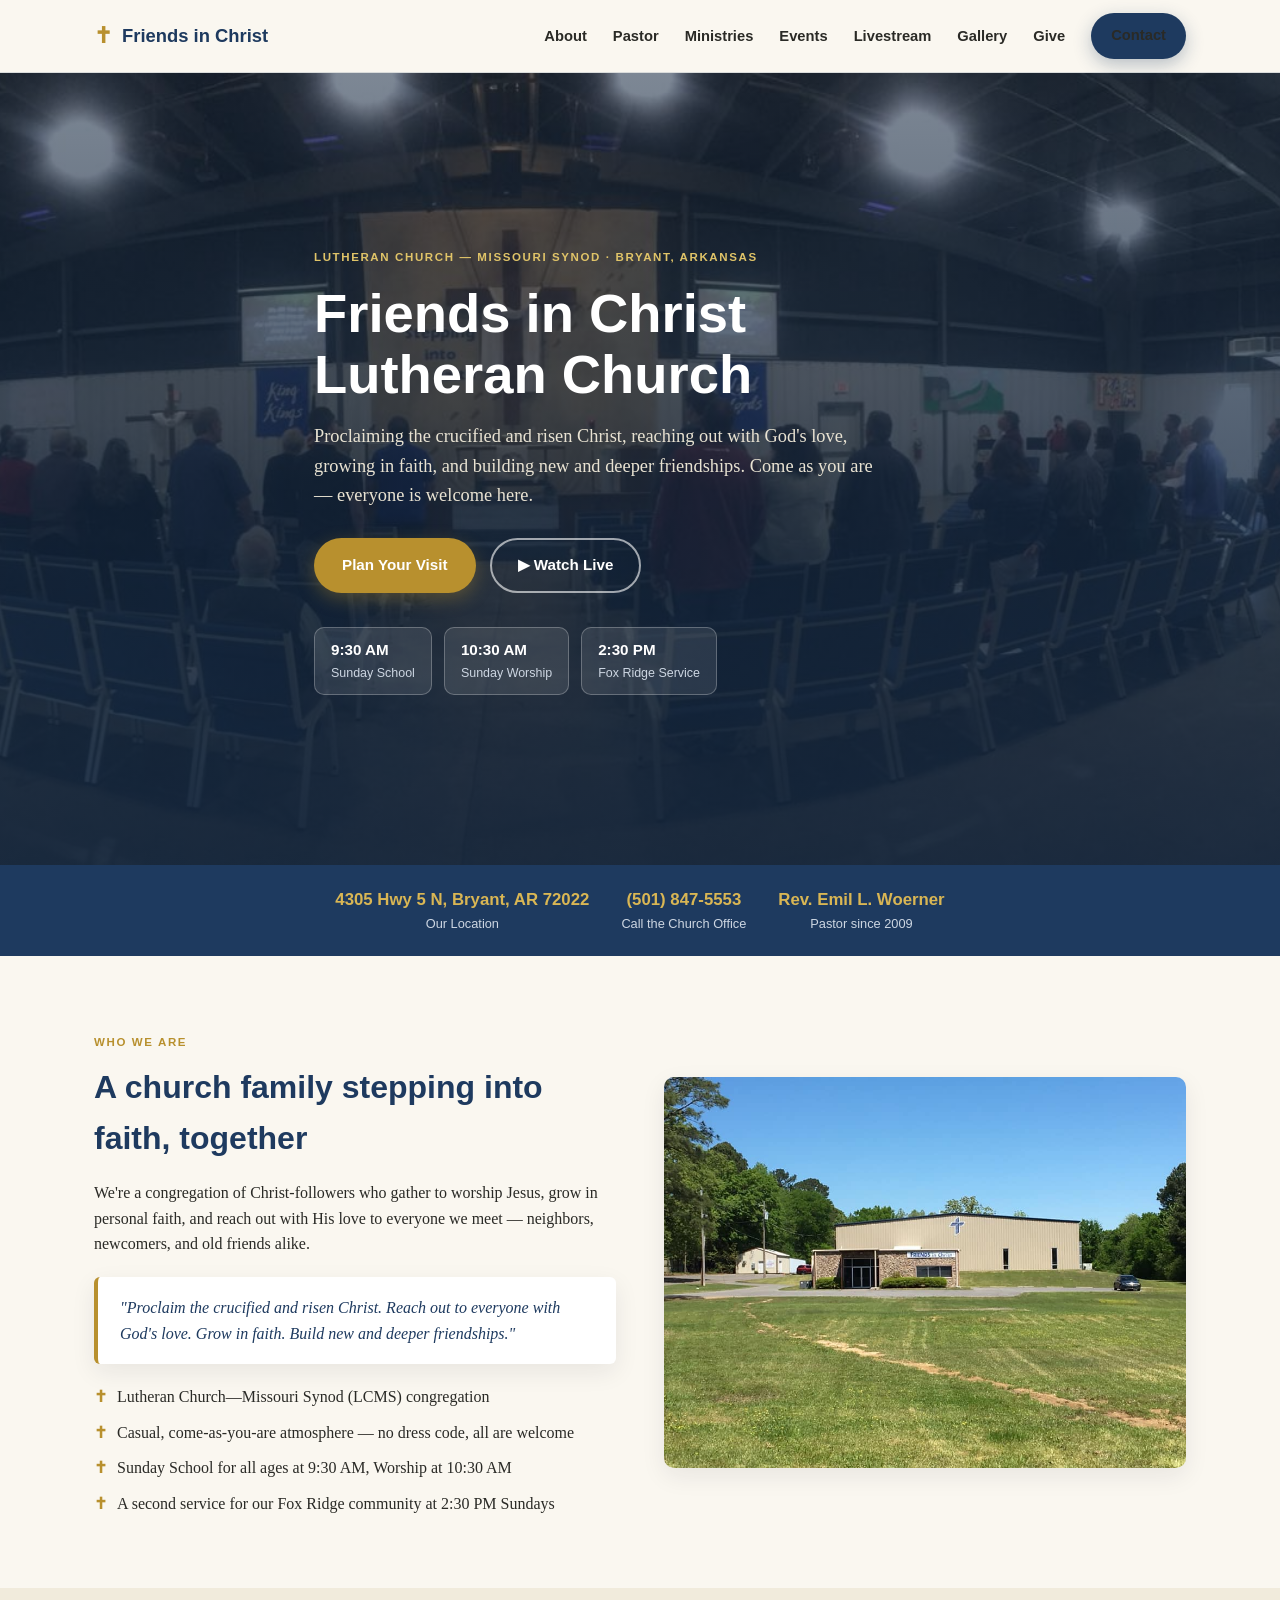
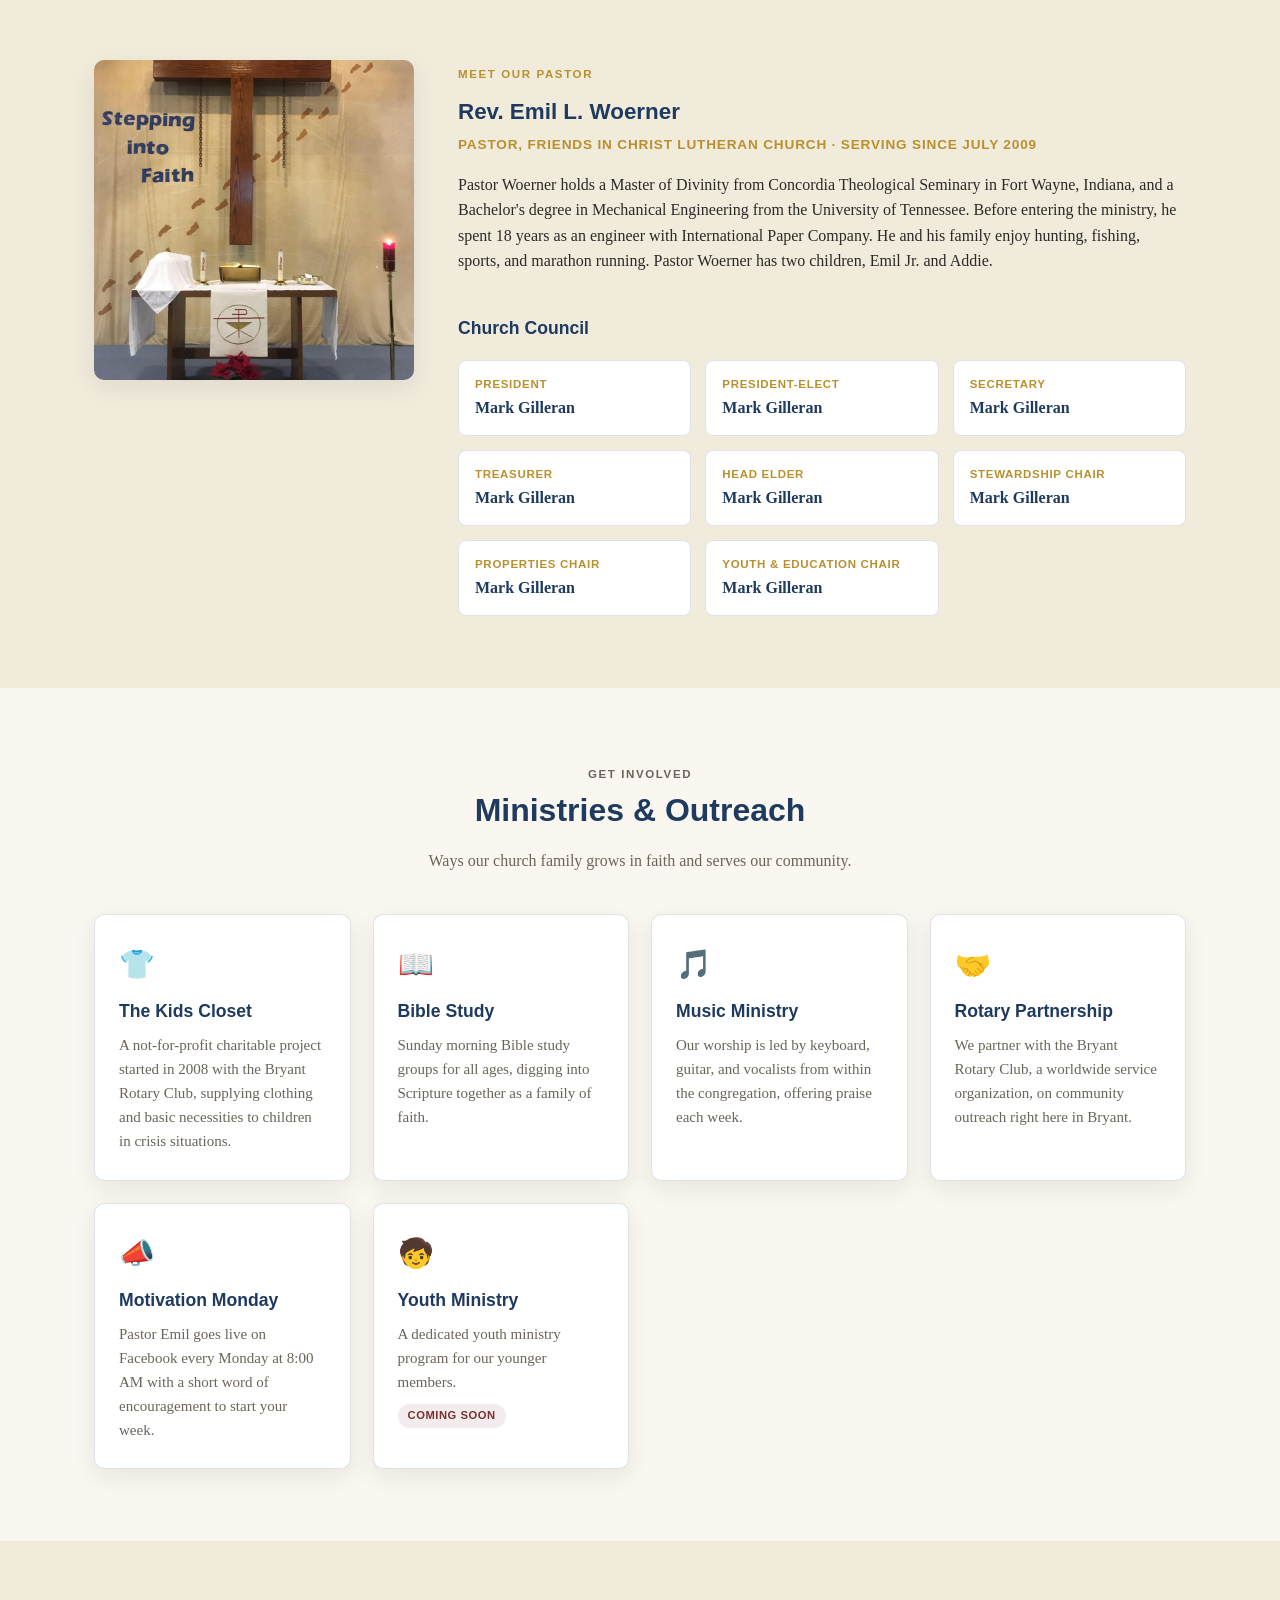
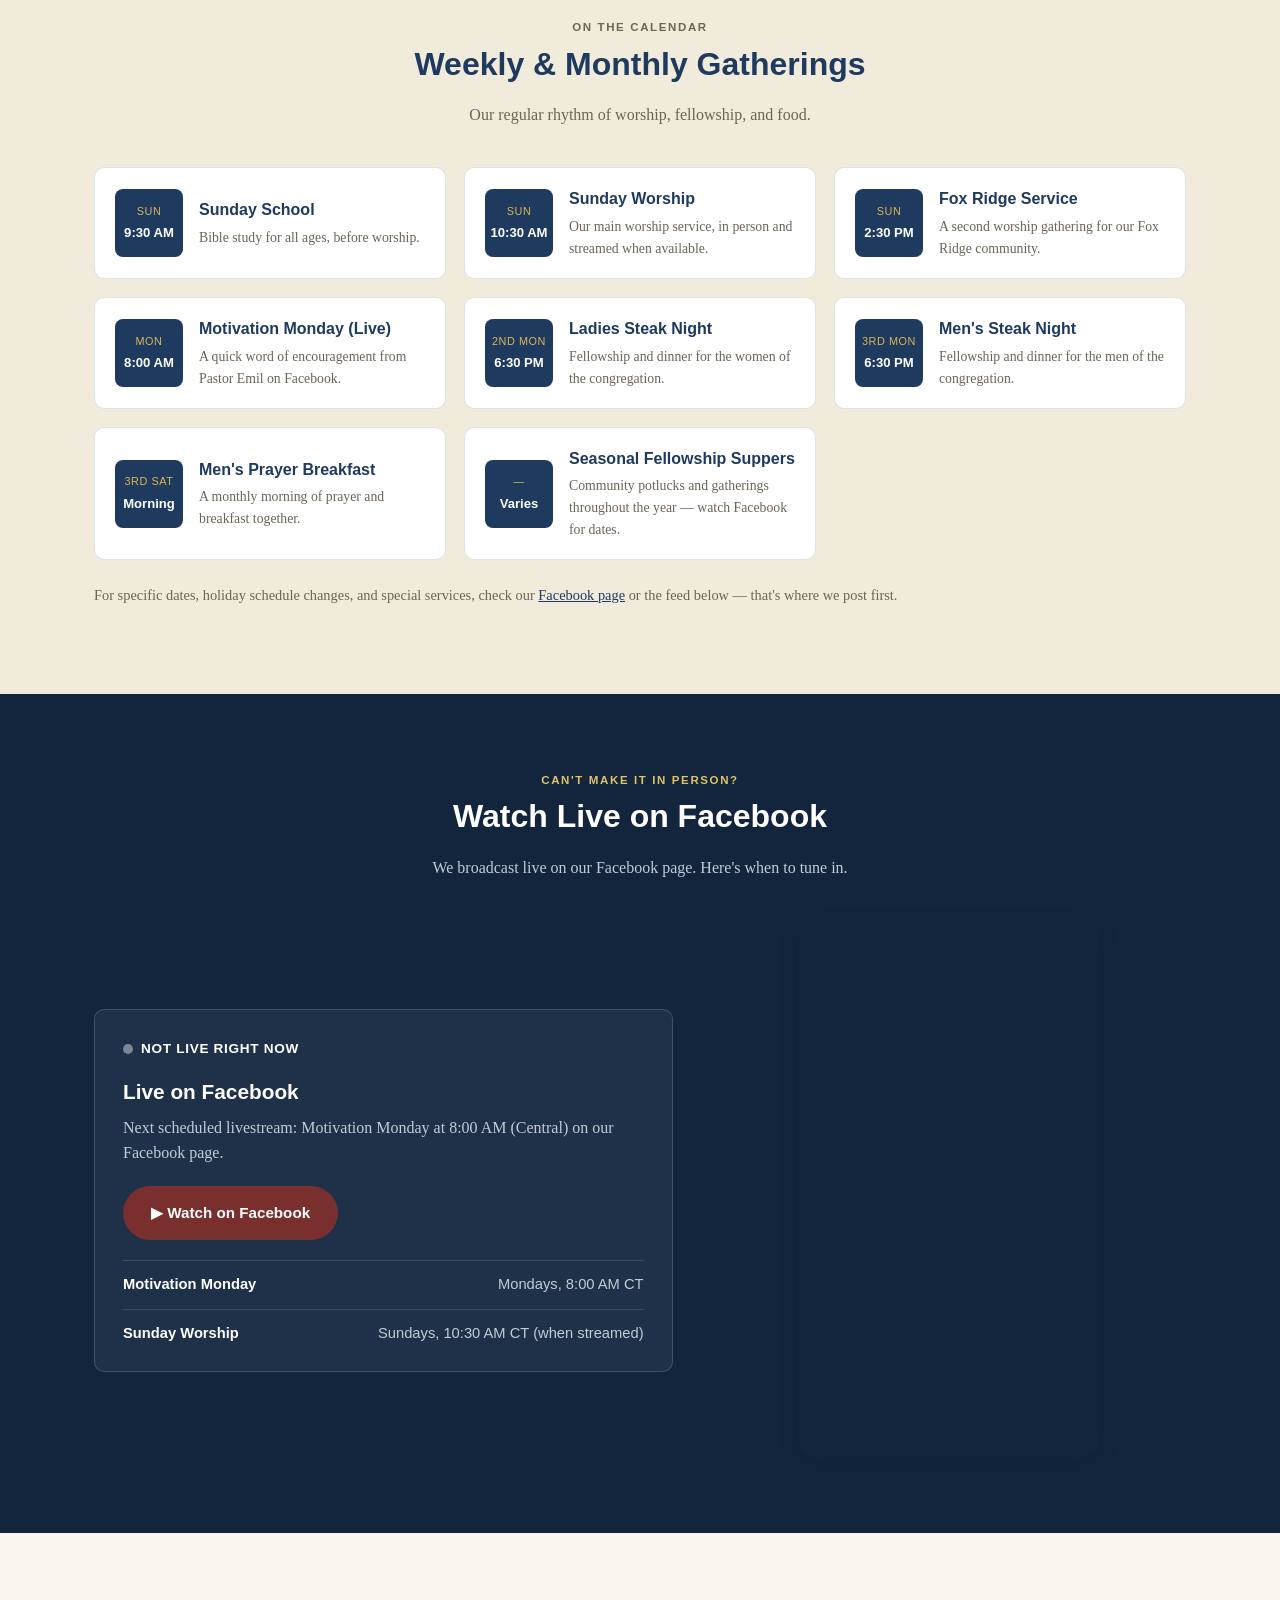
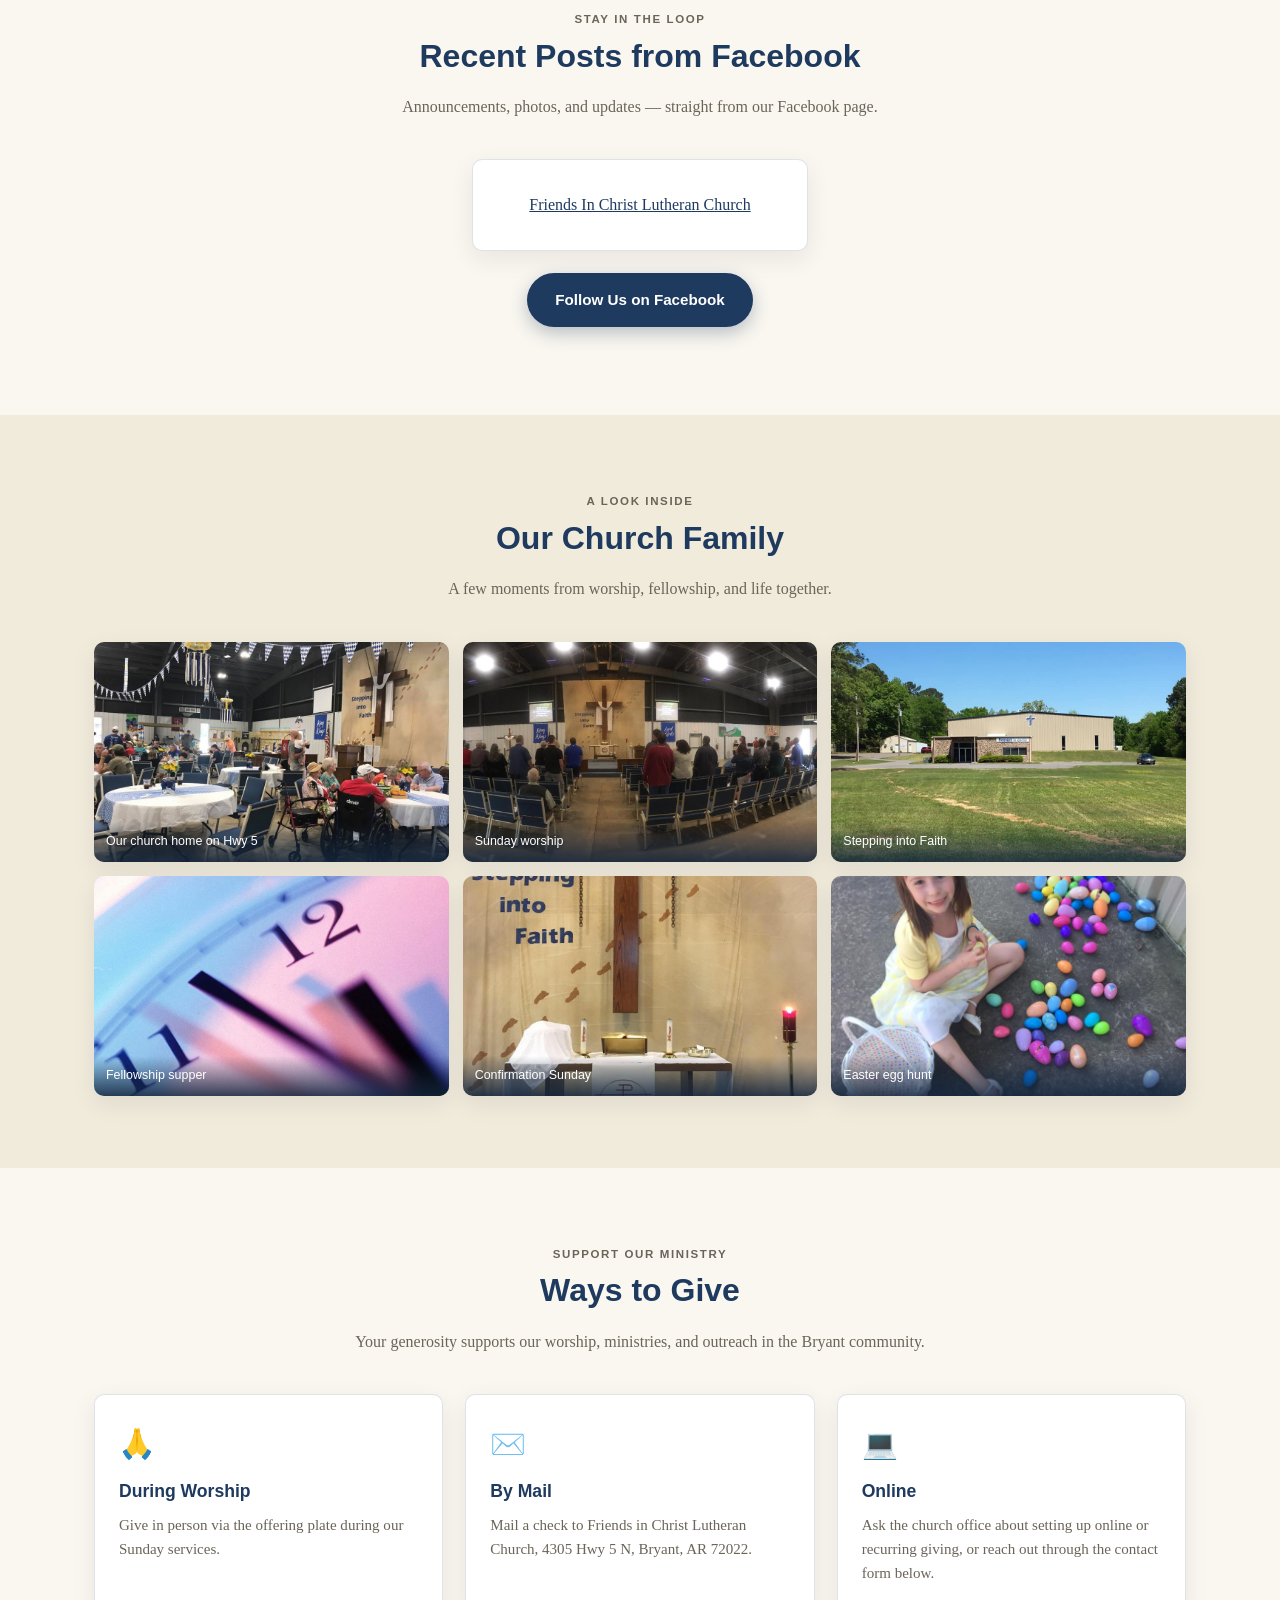
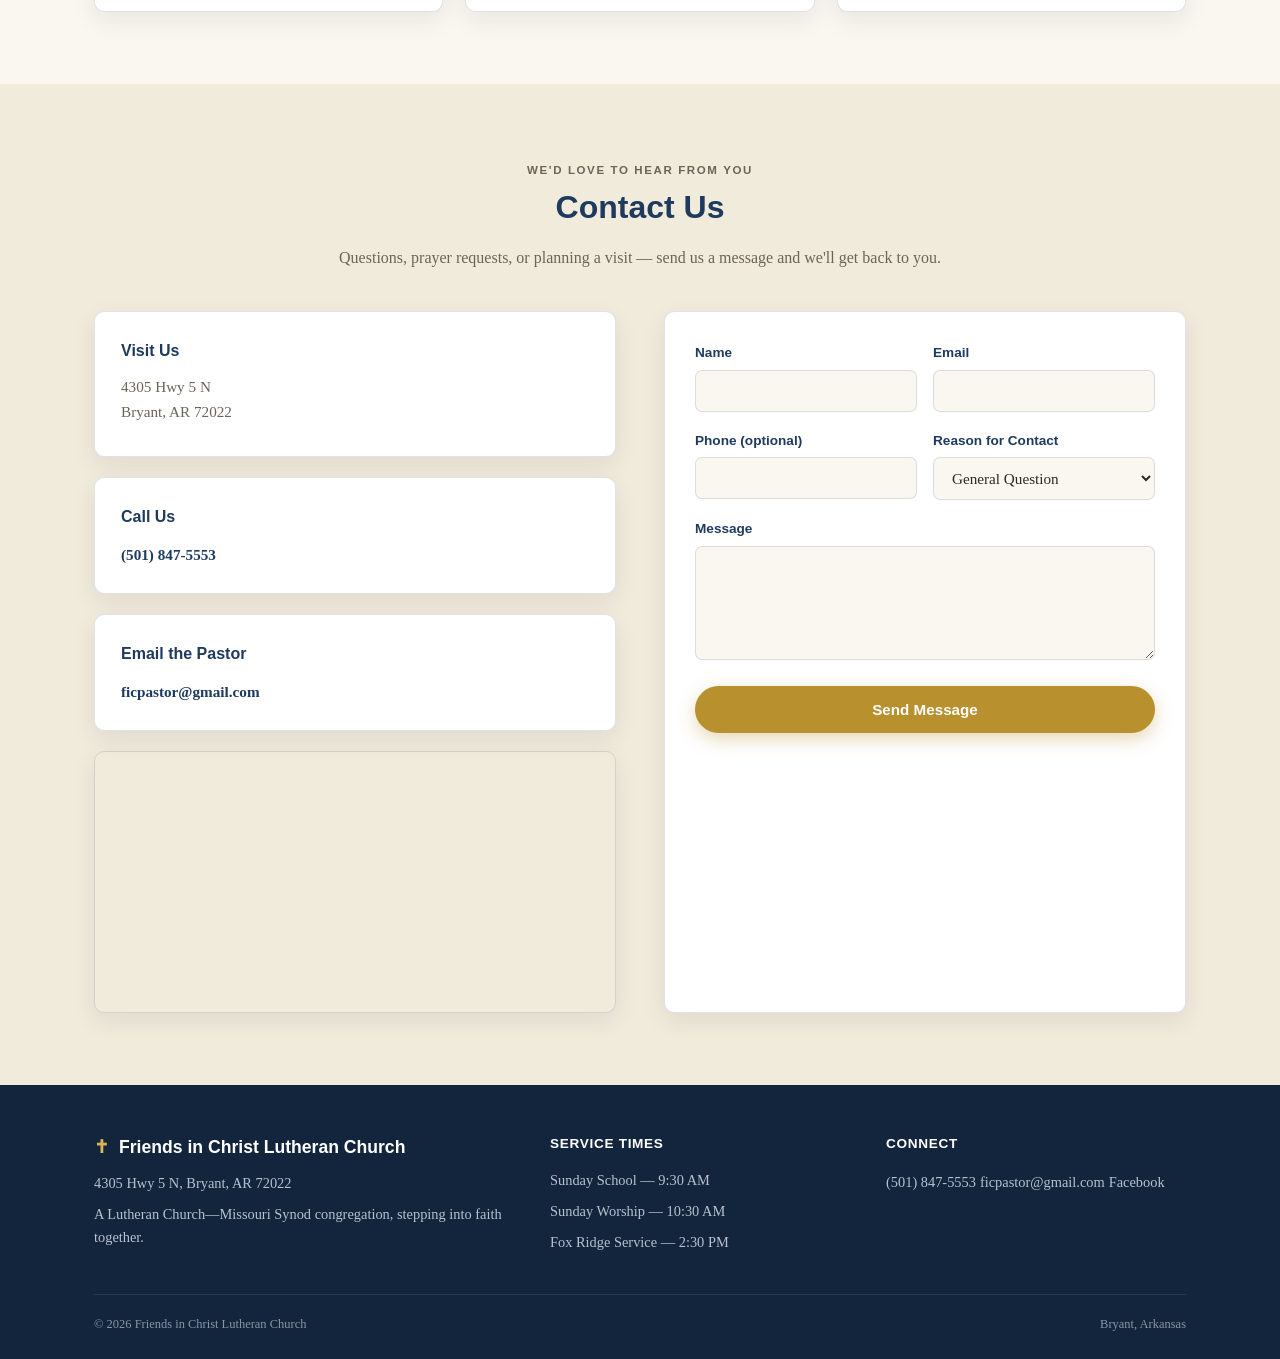
<file: friends-in-christ/index.html>
<!DOCTYPE html>
<html lang="en">
<head>
<meta charset="UTF-8">
<meta name="viewport" content="width=device-width, initial-scale=1.0">
<title>Friends in Christ Lutheran Church | Bryant, AR</title>
<meta name="description" content="Friends in Christ Lutheran Church (LCMS) in Bryant, Arkansas. Sunday School 9:30 AM, Worship 10:30 AM. All are welcome.">
<link rel="icon" href="data:image/svg+xml,<svg xmlns=%22http://www.w3.org/2000/svg%22 viewBox=%220 0 100 100%22><text y=%22.9em%22 font-size=%2290%22>✝️</text></svg>">
<link rel="stylesheet" href="css/style.css">
</head>
<body>

<!-- NAV -->
<nav class="nav">
  <div class="wrap">
    <a href="#top" class="nav-brand"><span class="cross">✝</span> Friends in Christ</a>
    <button class="nav-toggle" aria-label="Toggle menu" aria-expanded="false">☰</button>
    <ul class="nav-links">
      <li><a href="#about">About</a></li>
      <li><a href="#pastor">Pastor</a></li>
      <li><a href="#ministries">Ministries</a></li>
      <li><a href="#events">Events</a></li>
      <li><a href="#livestream">Livestream</a></li>
      <li><a href="#gallery">Gallery</a></li>
      <li><a href="#give">Give</a></li>
      <li><a href="#contact" class="btn btn-navy" style="padding:9px 18px;">Contact</a></li>
    </ul>
  </div>
</nav>

<!-- HERO -->
<header class="hero" id="top">
  <div class="wrap hero-content">
    <p class="eyebrow" style="color:#e0c468;">Lutheran Church — Missouri Synod &middot; Bryant, Arkansas</p>
    <h1>Friends in Christ Lutheran Church</h1>
    <p class="lede">Proclaiming the crucified and risen Christ, reaching out with God's love, growing in faith, and building new and deeper friendships. Come as you are — everyone is welcome here.</p>
    <div class="hero-ctas">
      <a href="#contact" class="btn btn-gold">Plan Your Visit</a>
      <a href="#livestream" class="btn btn-outline">▶ Watch Live</a>
    </div>
    <div class="service-pills">
      <div class="pill"><span class="t">9:30 AM</span><span class="d">Sunday School</span></div>
      <div class="pill"><span class="t">10:30 AM</span><span class="d">Sunday Worship</span></div>
      <div class="pill"><span class="t">2:30 PM</span><span class="d">Fox Ridge Service</span></div>
    </div>
  </div>
</header>

<!-- SERVICE STRIP -->
<div class="strip">
  <div class="wrap">
    <div class="strip-item"><div class="n">4305 Hwy 5 N, Bryant, AR 72022</div><div class="l">Our Location</div></div>
    <div class="strip-item"><div class="n">(501) 847-5553</div><div class="l">Call the Church Office</div></div>
    <div class="strip-item"><div class="n">Rev. Emil L. Woerner</div><div class="l">Pastor since 2009</div></div>
  </div>
</div>

<!-- ABOUT -->
<section id="about">
  <div class="wrap about-grid">
    <div class="about-copy">
      <p class="eyebrow">Who We Are</p>
      <h2 style="color:var(--navy); font-size:2rem; margin:0 0 16px;">A church family stepping into faith, together</h2>
      <p>We're a congregation of Christ-followers who gather to worship Jesus, grow in personal faith, and reach out with His love to everyone we meet — neighbors, newcomers, and old friends alike.</p>
      <div class="mission">"Proclaim the crucified and risen Christ. Reach out to everyone with God's love. Grow in faith. Build new and deeper friendships."</div>
      <ul class="check-list">
        <li>Lutheran Church—Missouri Synod (LCMS) congregation</li>
        <li>Casual, come-as-you-are atmosphere — no dress code, all are welcome</li>
        <li>Sunday School for all ages at 9:30 AM, Worship at 10:30 AM</li>
        <li>A second service for our Fox Ridge community at 2:30 PM Sundays</li>
      </ul>
    </div>
    <img src="images/gallery/altar-cross.jpg" alt="The altar at Friends in Christ, with a wooden cross and the banner 'Stepping into Faith'" loading="lazy">
  </div>
</section>

<!-- PASTOR & LEADERSHIP -->
<section id="pastor" class="alt">
  <div class="wrap">
    <div class="pastor-grid">
      <img src="images/gallery/pastor-confirmation.jpg" alt="Pastor Emil Woerner standing with a confirmand at the altar" loading="lazy">
      <div>
        <p class="eyebrow">Meet Our Pastor</p>
        <h3 class="pastor-name">Rev. Emil L. Woerner</h3>
        <p class="pastor-title">Pastor, Friends in Christ Lutheran Church &middot; Serving since July 2009</p>
        <p>Pastor Woerner holds a Master of Divinity from Concordia Theological Seminary in Fort Wayne, Indiana, and a Bachelor's degree in Mechanical Engineering from the University of Tennessee. Before entering the ministry, he spent 18 years as an engineer with International Paper Company. He and his family enjoy hunting, fishing, sports, and marathon running. Pastor Woerner has two children, Emil Jr. and Addie.</p>

        <div class="council">
          <h3>Church Council</h3>
          <div class="council-grid">
            <div class="council-card"><div class="role">President</div><div class="name">Mark Gilleran</div></div>
            <div class="council-card"><div class="role">President-Elect</div><div class="name">Mark Gilleran</div></div>
            <div class="council-card"><div class="role">Secretary</div><div class="name">Mark Gilleran</div></div>
            <div class="council-card"><div class="role">Treasurer</div><div class="name">Mark Gilleran</div></div>
            <div class="council-card"><div class="role">Head Elder</div><div class="name">Mark Gilleran</div></div>
            <div class="council-card"><div class="role">Stewardship Chair</div><div class="name">Mark Gilleran</div></div>
            <div class="council-card"><div class="role">Properties Chair</div><div class="name">Mark Gilleran</div></div>
            <div class="council-card"><div class="role">Youth &amp; Education Chair</div><div class="name">Mark Gilleran</div></div>
          </div>
        </div>
      </div>
    </div>
  </div>
</section>

<!-- MINISTRIES -->
<section id="ministries">
  <div class="wrap">
    <div class="section-head center">
      <p class="eyebrow">Get Involved</p>
      <h2>Ministries &amp; Outreach</h2>
      <p>Ways our church family grows in faith and serves our community.</p>
    </div>
    <div class="card-grid">
      <div class="card">
        <div class="icon">👕</div>
        <h3>The Kids Closet</h3>
        <p>A not-for-profit charitable project started in 2008 with the Bryant Rotary Club, supplying clothing and basic necessities to children in crisis situations.</p>
      </div>
      <div class="card">
        <div class="icon">📖</div>
        <h3>Bible Study</h3>
        <p>Sunday morning Bible study groups for all ages, digging into Scripture together as a family of faith.</p>
      </div>
      <div class="card">
        <div class="icon">🎵</div>
        <h3>Music Ministry</h3>
        <p>Our worship is led by keyboard, guitar, and vocalists from within the congregation, offering praise each week.</p>
      </div>
      <div class="card">
        <div class="icon">🤝</div>
        <h3>Rotary Partnership</h3>
        <p>We partner with the Bryant Rotary Club, a worldwide service organization, on community outreach right here in Bryant.</p>
      </div>
      <div class="card">
        <div class="icon">📣</div>
        <h3>Motivation Monday</h3>
        <p>Pastor Emil goes live on Facebook every Monday at 8:00 AM with a short word of encouragement to start your week.</p>
      </div>
      <div class="card">
        <div class="icon">🧒</div>
        <h3>Youth Ministry</h3>
        <p>A dedicated youth ministry program for our younger members.</p>
        <span class="badge-soon">Coming Soon</span>
      </div>
    </div>
  </div>
</section>

<!-- EVENTS -->
<section id="events" class="alt">
  <div class="wrap">
    <div class="section-head center">
      <p class="eyebrow">On the Calendar</p>
      <h2>Weekly &amp; Monthly Gatherings</h2>
      <p>Our regular rhythm of worship, fellowship, and food.</p>
    </div>
    <div class="events-grid">
      <div class="event-row">
        <div class="event-when"><span class="day">Sun</span><span class="time">9:30 AM</span></div>
        <div class="event-info"><h4>Sunday School</h4><p>Bible study for all ages, before worship.</p></div>
      </div>
      <div class="event-row">
        <div class="event-when"><span class="day">Sun</span><span class="time">10:30 AM</span></div>
        <div class="event-info"><h4>Sunday Worship</h4><p>Our main worship service, in person and streamed when available.</p></div>
      </div>
      <div class="event-row">
        <div class="event-when"><span class="day">Sun</span><span class="time">2:30 PM</span></div>
        <div class="event-info"><h4>Fox Ridge Service</h4><p>A second worship gathering for our Fox Ridge community.</p></div>
      </div>
      <div class="event-row">
        <div class="event-when"><span class="day">Mon</span><span class="time">8:00 AM</span></div>
        <div class="event-info"><h4>Motivation Monday (Live)</h4><p>A quick word of encouragement from Pastor Emil on Facebook.</p></div>
      </div>
      <div class="event-row">
        <div class="event-when"><span class="day">2nd Mon</span><span class="time">6:30 PM</span></div>
        <div class="event-info"><h4>Ladies Steak Night</h4><p>Fellowship and dinner for the women of the congregation.</p></div>
      </div>
      <div class="event-row">
        <div class="event-when"><span class="day">3rd Mon</span><span class="time">6:30 PM</span></div>
        <div class="event-info"><h4>Men's Steak Night</h4><p>Fellowship and dinner for the men of the congregation.</p></div>
      </div>
      <div class="event-row">
        <div class="event-when"><span class="day">3rd Sat</span><span class="time">Morning</span></div>
        <div class="event-info"><h4>Men's Prayer Breakfast</h4><p>A monthly morning of prayer and breakfast together.</p></div>
      </div>
      <div class="event-row">
        <div class="event-when"><span class="day">—</span><span class="time">Varies</span></div>
        <div class="event-info"><h4>Seasonal Fellowship Suppers</h4><p>Community potlucks and gatherings throughout the year — watch Facebook for dates.</p></div>
      </div>
    </div>
    <p class="events-note">For specific dates, holiday schedule changes, and special services, check our <a href="https://www.facebook.com/friendsinchrist" target="_blank" rel="noopener">Facebook page</a> or the feed below — that's where we post first.</p>
  </div>
</section>

<!-- LIVESTREAM -->
<section id="livestream" class="live-section">
  <div class="wrap">
    <div class="section-head center">
      <p class="eyebrow" style="color:#e0c468;">Can't Make It In Person?</p>
      <h2>Watch Live on Facebook</h2>
      <p>We broadcast live on our Facebook page. Here's when to tune in.</p>
    </div>
    <div class="live-grid">
      <div class="live-status">
        <div class="live-dot" id="live-badge"><span class="dot"></span><span id="live-badge-label">Checking…</span></div>
        <h3 id="live-badge-sub-title">Live on Facebook</h3>
        <p id="live-badge-sub">Loading livestream status…</p>
        <a href="https://www.facebook.com/friendsinchrist/live" target="_blank" rel="noopener" class="btn btn-live">▶ Watch on Facebook</a>

        <ul class="live-schedule">
          <li><span class="lbl">Motivation Monday</span><span class="val">Mondays, 8:00 AM CT</span></li>
          <li><span class="lbl">Sunday Worship</span><span class="val">Sundays, 10:30 AM CT (when streamed)</span></li>
        </ul>
      </div>
      <div class="live-embed-wrap">
        <!-- Most recent sermon replay. The Facebook video plugin needs a link to one specific
             video (not a /videos/ listing page) to render — update this href whenever a new
             sermon should replace it: swap in the new video's facebook.com/.../videos/<id> URL. -->
        <iframe
          src="https://www.facebook.com/plugins/video.php?href=https%3A%2F%2Fwww.facebook.com%2F100064706105147%2Fvideos%2F1759249335410990&show_text=false"
          width="100%" height="100%" style="border:none" scrolling="no" frameborder="0"
          allowfullscreen="true" allow="autoplay; clipboard-write; encrypted-media; picture-in-picture; web-share"
          title="Friends in Christ Lutheran Church — Recent Sermon">
        </iframe>
      </div>
    </div>
  </div>
</section>

<!-- FACEBOOK FEED -->
<section id="facebook-feed">
  <div class="wrap">
    <div class="section-head center">
      <p class="eyebrow">Stay In The Loop</p>
      <h2>Recent Posts from Facebook</h2>
      <p>Announcements, photos, and updates — straight from our Facebook page.</p>
    </div>
    <div class="fb-grid">
      <div class="fb-embed-card">
        <div id="fb-root"></div>
        <div class="fb-page"
          data-href="https://www.facebook.com/friendsinchrist"
          data-tabs="timeline"
          data-width="500"
          data-height="640"
          data-small-header="false"
          data-adapt-container-width="true"
          data-hide-cover="false"
          data-show-facepile="true">
          <blockquote cite="https://www.facebook.com/friendsinchrist" class="fb-xfbml-parse-ignore">
            <a href="https://www.facebook.com/friendsinchrist">Friends In Christ Lutheran Church</a>
          </blockquote>
        </div>
      </div>
    </div>
    <p style="text-align:center; margin-top:22px;">
      <a href="https://www.facebook.com/friendsinchrist" target="_blank" rel="noopener" class="btn btn-navy">Follow Us on Facebook</a>
    </p>
  </div>
</section>

<!-- GALLERY -->
<section id="gallery" class="alt">
  <div class="wrap">
    <div class="section-head center">
      <p class="eyebrow">A Look Inside</p>
      <h2>Our Church Family</h2>
      <p>A few moments from worship, fellowship, and life together.</p>
    </div>
    <div class="gallery-grid">
      <figure><a href="images/gallery/exterior.jpg" target="_blank"><img src="images/gallery/exterior.jpg" alt="Friends in Christ Lutheran Church building exterior" loading="lazy"><figcaption>Our church home on Hwy 5</figcaption></a></figure>
      <figure><a href="images/gallery/sanctuary-panorama.jpg" target="_blank"><img src="images/gallery/sanctuary-panorama.jpg" alt="Congregation standing in worship inside the sanctuary" loading="lazy"><figcaption>Sunday worship</figcaption></a></figure>
      <figure><a href="images/gallery/altar-cross.jpg" target="_blank"><img src="images/gallery/altar-cross.jpg" alt="The altar and cross, banner reading Stepping into Faith" loading="lazy"><figcaption>Stepping into Faith</figcaption></a></figure>
      <figure><a href="images/gallery/fellowship-supper.jpg" target="_blank"><img src="images/gallery/fellowship-supper.jpg" alt="Congregation members enjoying a fellowship supper together" loading="lazy"><figcaption>Fellowship supper</figcaption></a></figure>
      <figure><a href="images/gallery/pastor-confirmation.jpg" target="_blank"><img src="images/gallery/pastor-confirmation.jpg" alt="Pastor Emil Woerner with a confirmand" loading="lazy"><figcaption>Confirmation Sunday</figcaption></a></figure>
      <figure><a href="images/gallery/kids-easter.jpg" target="_blank"><img src="images/gallery/kids-easter.jpg" alt="A child with an Easter basket and eggs at a church egg hunt" loading="lazy"><figcaption>Easter egg hunt</figcaption></a></figure>
    </div>
  </div>
</section>

<!-- GIVING -->
<section id="give">
  <div class="wrap">
    <div class="section-head center">
      <p class="eyebrow">Support Our Ministry</p>
      <h2>Ways to Give</h2>
      <p>Your generosity supports our worship, ministries, and outreach in the Bryant community.</p>
    </div>
    <div class="giving-grid">
      <div class="card">
        <div class="icon">🙏</div>
        <h3>During Worship</h3>
        <p>Give in person via the offering plate during our Sunday services.</p>
      </div>
      <div class="card">
        <div class="icon">✉️</div>
        <h3>By Mail</h3>
        <p>Mail a check to Friends in Christ Lutheran Church, 4305 Hwy 5 N, Bryant, AR 72022.</p>
      </div>
      <div class="card">
        <div class="icon">💻</div>
        <h3>Online</h3>
        <p>Ask the church office about setting up online or recurring giving, or reach out through the contact form below.</p>
      </div>
    </div>
  </div>
</section>

<!-- CONTACT -->
<section id="contact" class="alt">
  <div class="wrap">
    <div class="section-head center">
      <p class="eyebrow">We'd Love to Hear From You</p>
      <h2>Contact Us</h2>
      <p>Questions, prayer requests, or planning a visit — send us a message and we'll get back to you.</p>
    </div>
    <div class="contact-grid">
      <div>
        <div class="contact-info-card">
          <h3>Visit Us</h3>
          <p>4305 Hwy 5 N<br>Bryant, AR 72022</p>
        </div>
        <div class="contact-info-card">
          <h3>Call Us</h3>
          <a href="tel:+15018475553">(501) 847-5553</a>
        </div>
        <div class="contact-info-card">
          <h3>Email the Pastor</h3>
          <a href="mailto:ficpastor@gmail.com">ficpastor@gmail.com</a>
        </div>
        <div class="map-frame">
          <iframe
            src="https://www.google.com/maps?q=4305+Hwy+5+N,+Bryant,+AR+72022&output=embed"
            loading="lazy" referrerpolicy="no-referrer-when-downgrade"
            title="Map to Friends in Christ Lutheran Church"></iframe>
        </div>
      </div>

      <form id="contact-form" class="form-card">
        <input type="text" name="website" class="hp-field" tabindex="-1" autocomplete="off">
        <div class="two-col">
          <div class="form-row">
            <label for="name">Name</label>
            <input type="text" id="name" name="name" required>
          </div>
          <div class="form-row">
            <label for="email">Email</label>
            <input type="email" id="email" name="email" required>
          </div>
        </div>
        <div class="two-col">
          <div class="form-row">
            <label for="phone">Phone (optional)</label>
            <input type="tel" id="phone" name="phone">
          </div>
          <div class="form-row">
            <label for="reason">Reason for Contact</label>
            <select id="reason" name="reason">
              <option value="general">General Question</option>
              <option value="visiting">Planning to Visit</option>
              <option value="prayer">Prayer Request</option>
              <option value="wedding">Wedding / Funeral / Baptism</option>
              <option value="volunteer">Volunteering / Serving</option>
              <option value="giving">Giving / Tithing</option>
              <option value="other">Other</option>
            </select>
          </div>
        </div>
        <div class="form-row">
          <label for="message">Message</label>
          <textarea id="message" name="message" rows="5" required></textarea>
        </div>
        <button type="submit" class="btn btn-gold" style="width:100%; justify-content:center;">Send Message</button>
        <div id="form-status" class="form-status"></div>
      </form>
    </div>
  </div>
</section>

<!-- FOOTER -->
<footer>
  <div class="wrap">
    <div class="footer-grid">
      <div>
        <div class="footer-brand"><span class="cross">✝</span> Friends in Christ Lutheran Church</div>
        <p>4305 Hwy 5 N, Bryant, AR 72022</p>
        <p>A Lutheran Church—Missouri Synod congregation, stepping into faith together.</p>
      </div>
      <div>
        <h4>Service Times</h4>
        <p>Sunday School — 9:30 AM</p>
        <p>Sunday Worship — 10:30 AM</p>
        <p>Fox Ridge Service — 2:30 PM</p>
      </div>
      <div>
        <h4>Connect</h4>
        <a href="tel:+15018475553">(501) 847-5553</a>
        <a href="mailto:ficpastor@gmail.com">ficpastor@gmail.com</a>
        <a href="https://www.facebook.com/friendsinchrist" target="_blank" rel="noopener">Facebook</a>
      </div>
    </div>
    <div class="footer-bottom">
      <span>&copy; <span id="year"></span> Friends in Christ Lutheran Church</span>
      <span>Bryant, Arkansas</span>
    </div>
  </div>
</footer>

<script async defer crossorigin="anonymous"
  src="https://connect.facebook.net/en_US/sdk.js#xfbml=1&version=v19.0">
</script>
<script src="js/main.js?v=2"></script>
</body>
</html>
</file>
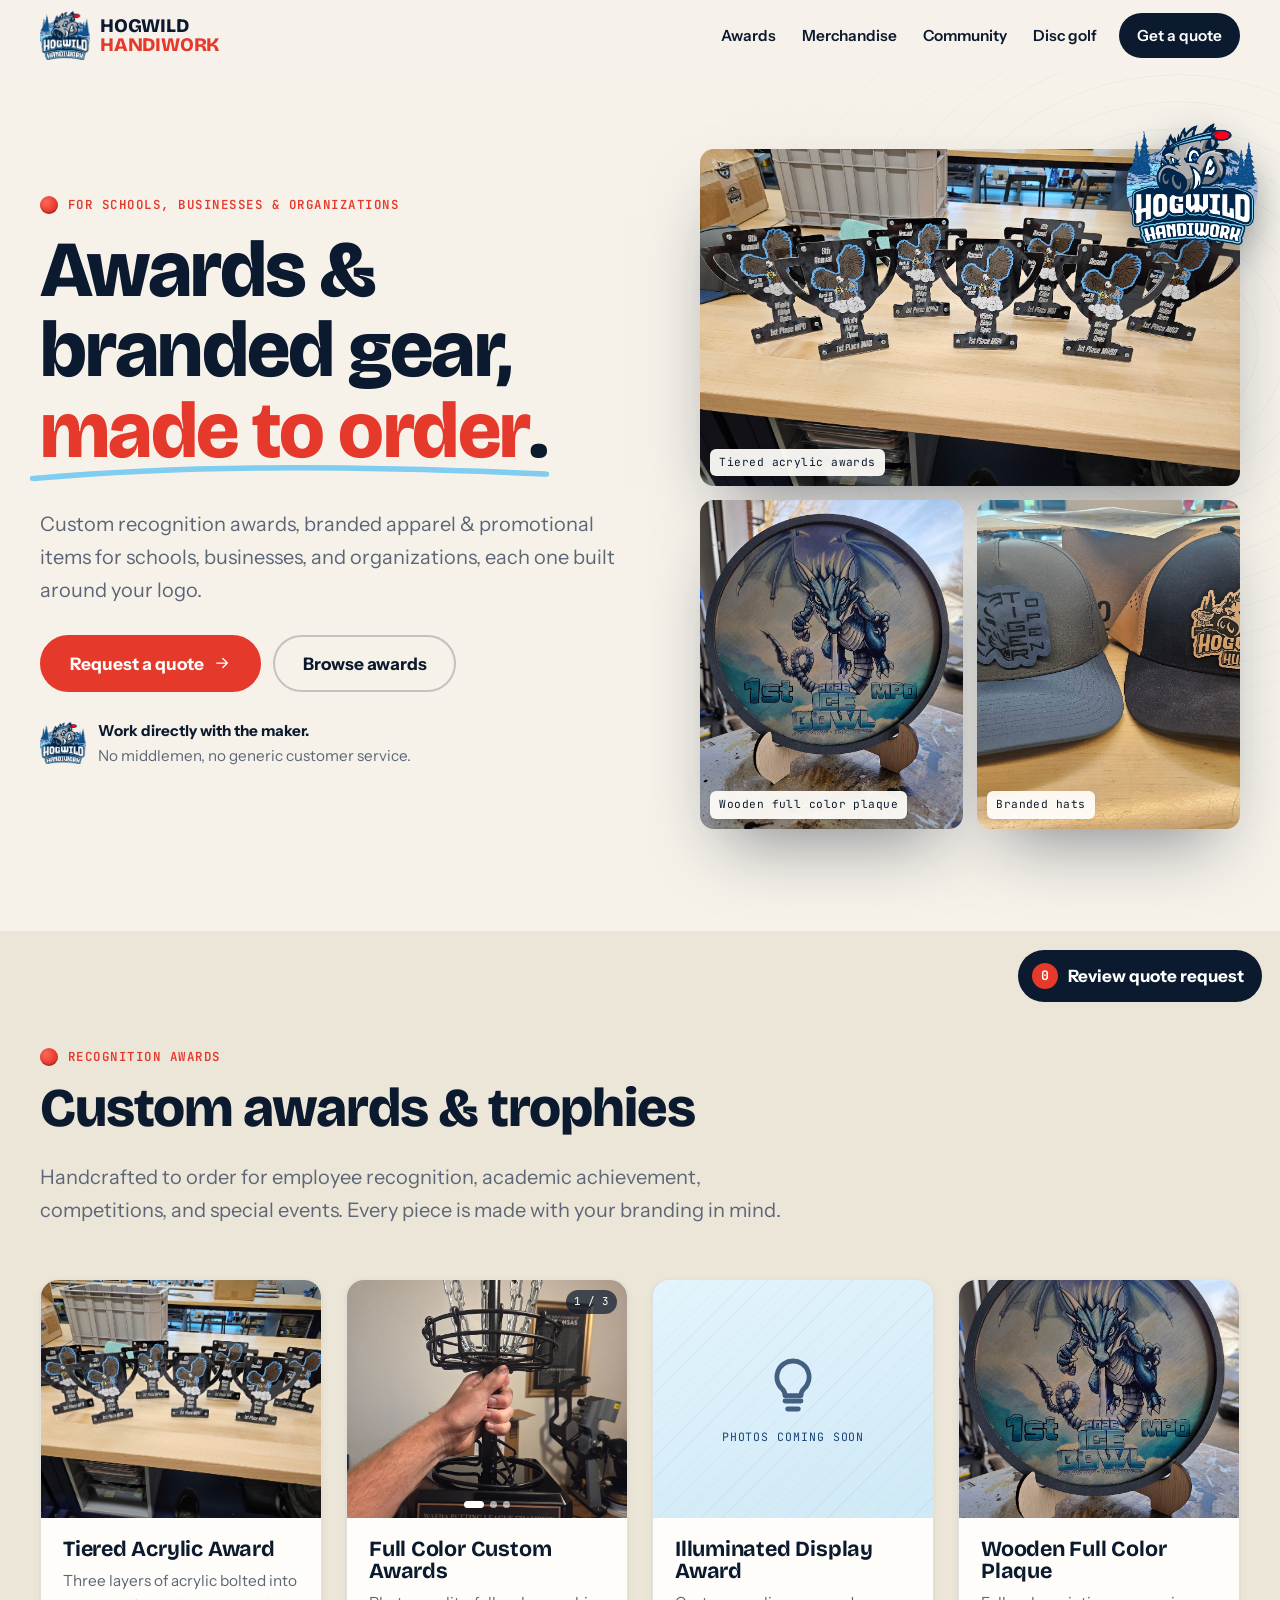
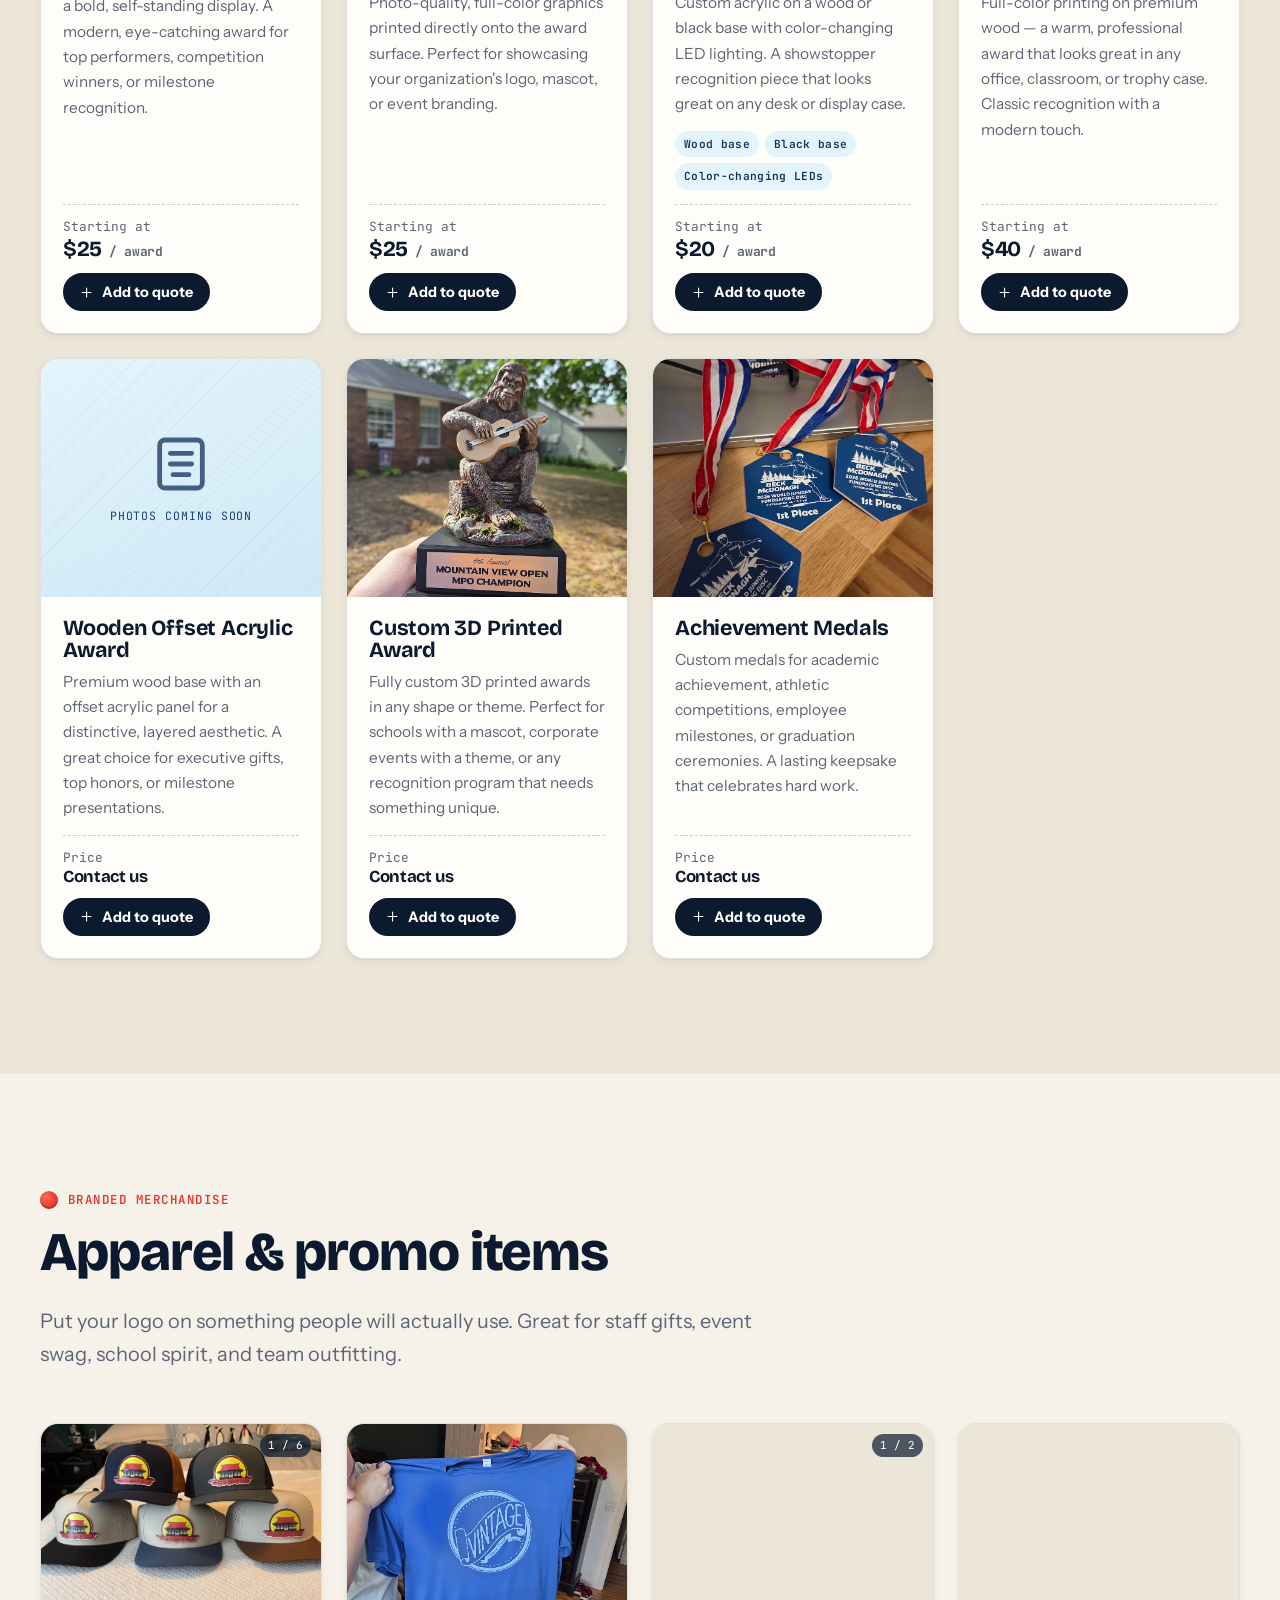
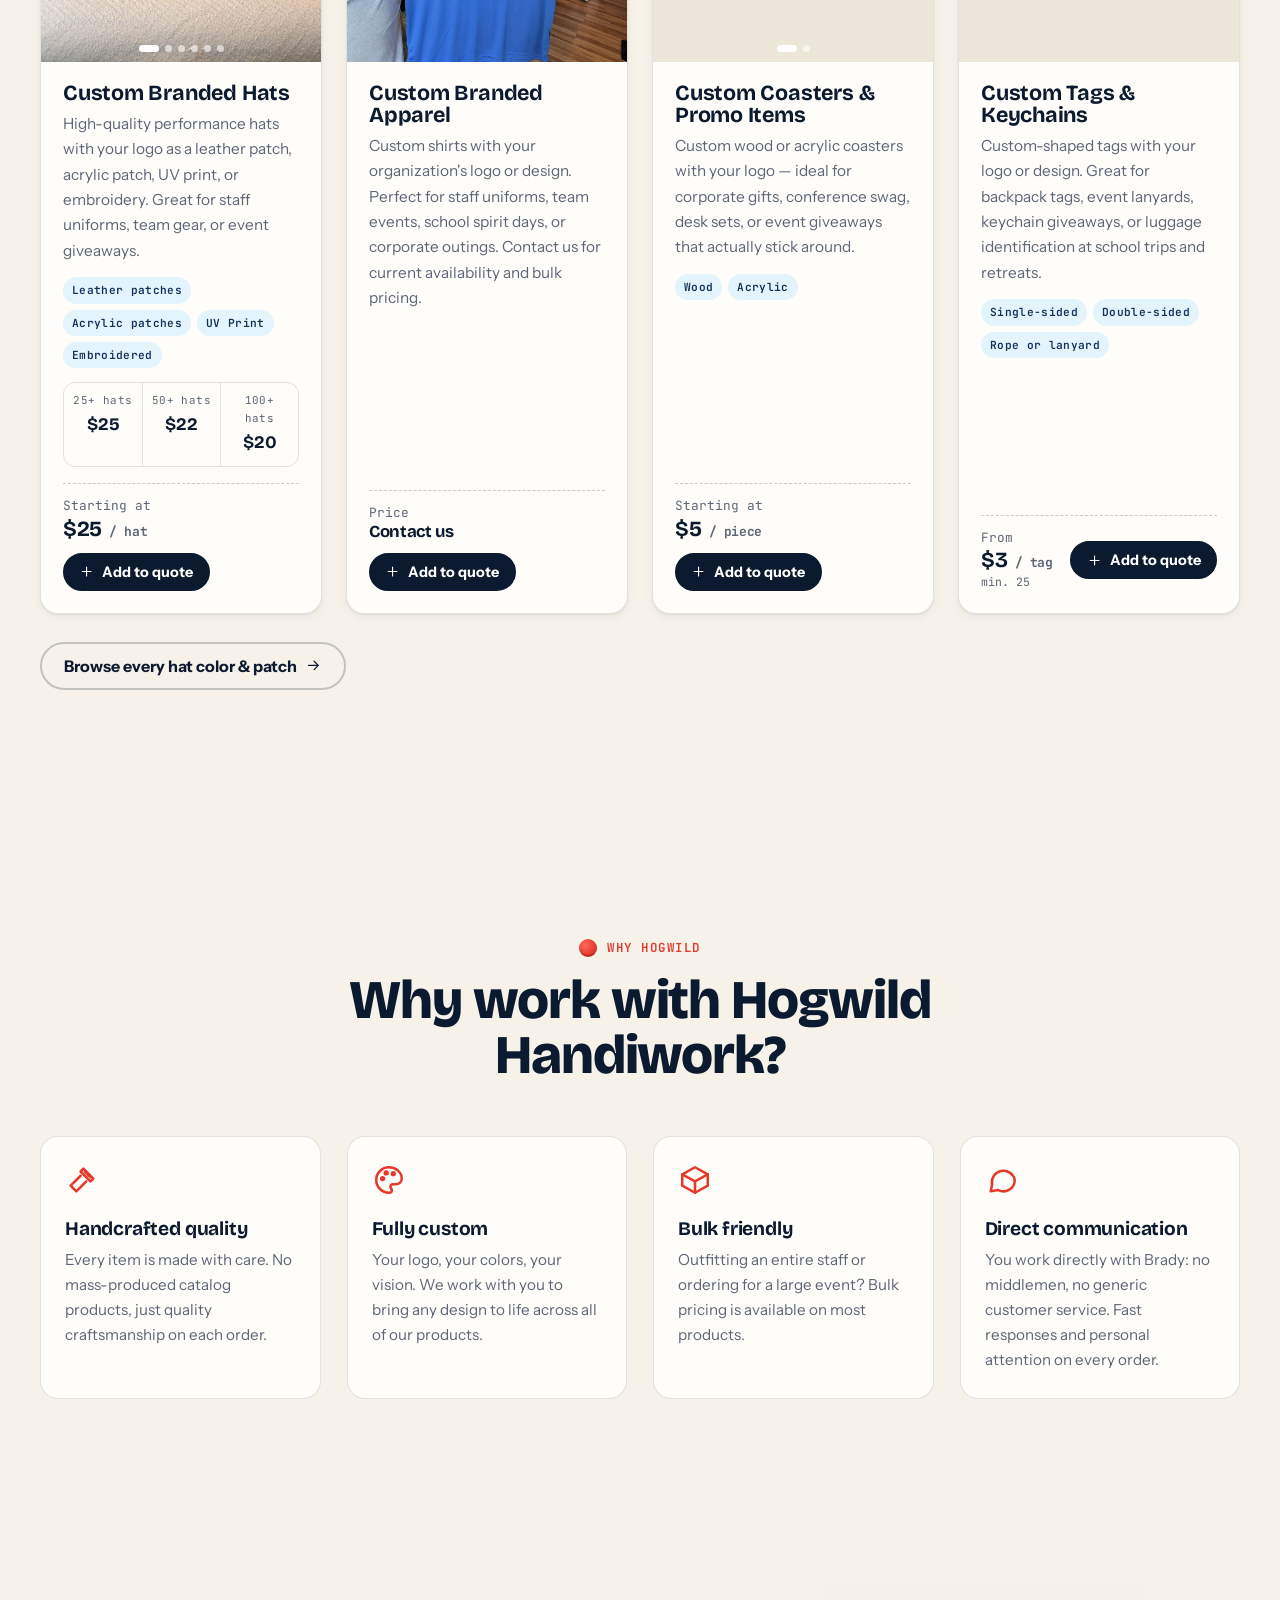
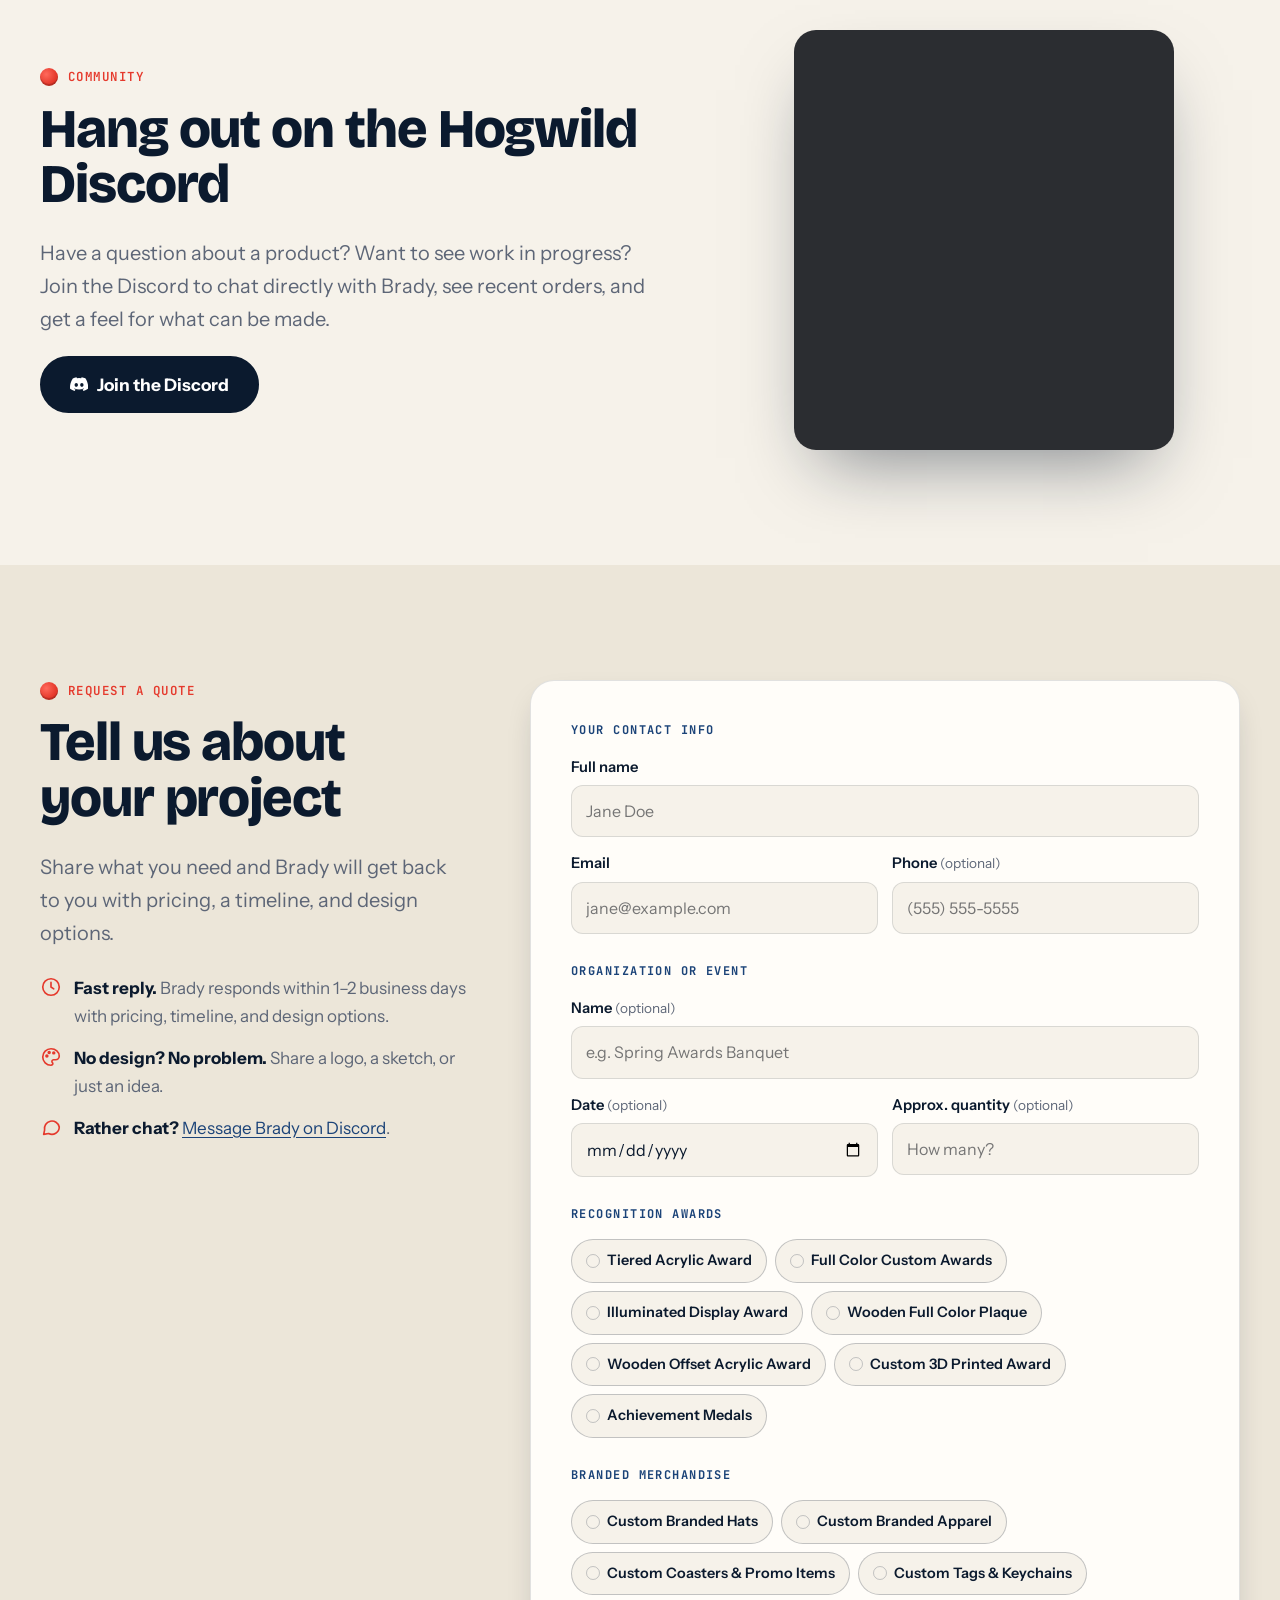
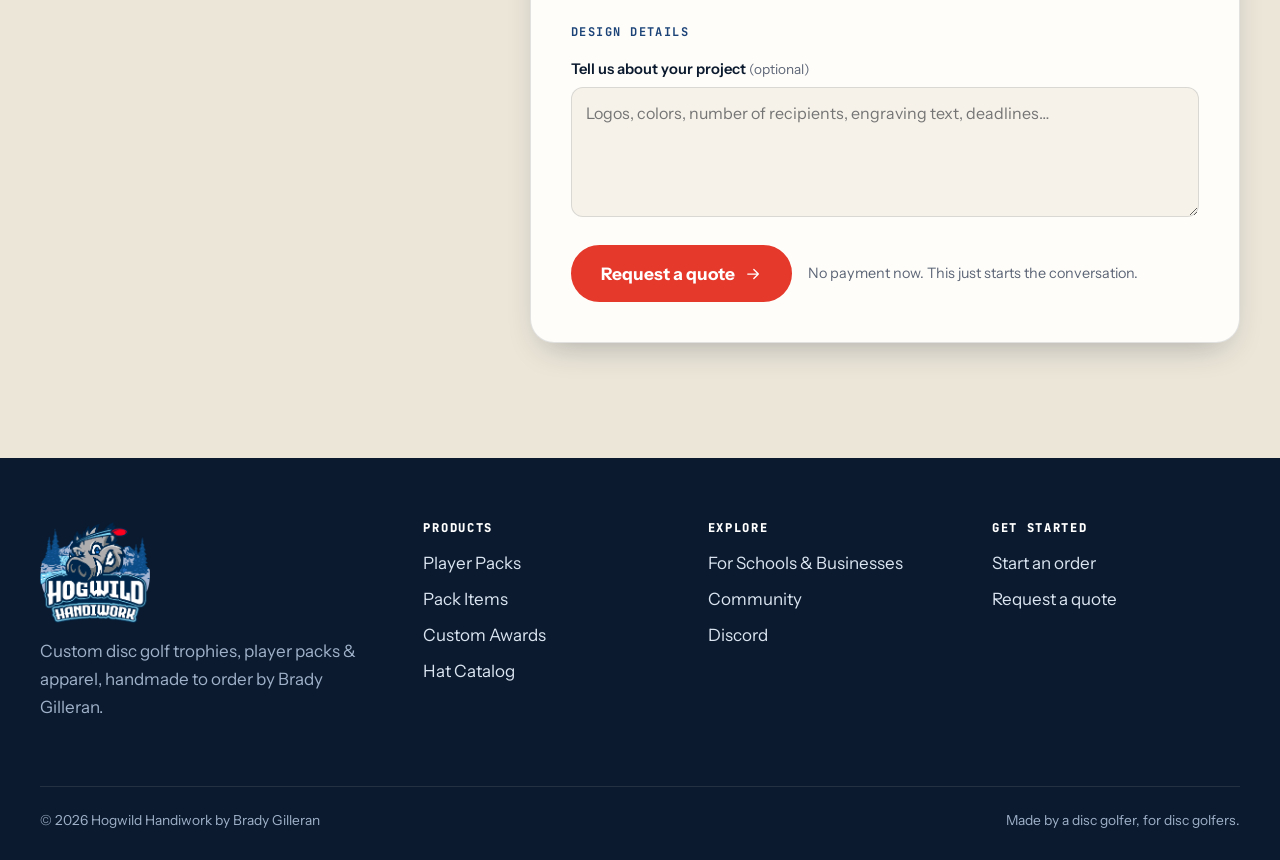
<file: business.html>
<!DOCTYPE html>
<html lang="en" class="no-js">
<head>
	<meta charset="utf-8">
	<meta name="viewport" content="width=device-width, initial-scale=1">
	<title>Custom Awards &amp; Branded Merchandise | Hogwild Handiwork</title>
	<meta name="description" content="Custom recognition awards, branded hats and apparel, and promotional items for schools, businesses, and organizations. Handmade to order by Brady Gilleran.">
	<meta name="theme-color" content="#0b1a2e">
	<link rel="canonical" href="https://www.hogwildhandiwork.com/business">
	<meta property="og:type" content="website">
	<meta property="og:site_name" content="Hogwild Handiwork">
	<meta property="og:url" content="https://www.hogwildhandiwork.com/business">
	<meta property="og:title" content="Custom Awards &amp; Branded Merchandise | Hogwild Handiwork">
	<meta property="og:description" content="Custom recognition awards, branded hats and apparel, and promotional items for schools, businesses, and organizations. Handmade to order by Brady Gilleran.">
	<meta property="og:image" content="https://www.hogwildhandiwork.com/images/HogwildHandiworkLogo.png">
	<meta name="twitter:card" content="summary_large_image">
	<link rel="icon" href="/favicons/favicon.ico" sizes="any">
	<link rel="icon" type="image/png" sizes="32x32" href="/favicons/favicon-32x32.png">
	<link rel="icon" type="image/png" sizes="16x16" href="/favicons/favicon-16x16.png">
	<link rel="apple-touch-icon" href="/images/apple-touch-icon.png">
	<link rel="preconnect" href="https://fonts.googleapis.com">
	<link rel="preconnect" href="https://fonts.gstatic.com" crossorigin>
	<link rel="stylesheet" href="https://fonts.googleapis.com/css2?family=Bricolage+Grotesque:opsz,wght@12..96,600;12..96,700;12..96,800&amp;family=Instrument+Sans:wght@400;500;600;700&amp;family=JetBrains+Mono:wght@500;600;700&amp;display=swap">
	<link rel="stylesheet" href="/css/site.css?v=3">
</head>
<body>
	<a class="skip-link" href="#main">Skip to content</a>
	<header class="site-header">
		<div class="wrap nav">
			<a class="brand" href="/" aria-label="Hogwild Handiwork home">
				<img src="/images/HogwildHandiworkLogo.png" width="50" height="46" alt="">
				<span class="brand-name">Hogwild<span>Handiwork</span></span>
			</a>
			<button class="nav-toggle" type="button" aria-label="Menu" aria-expanded="false" aria-controls="nav-links"><span></span></button>
			<ul class="nav-links" id="nav-links">
				<li><a href="/business#awards">Awards</a></li>
				<li><a href="/business#merch">Merchandise</a></li>
				<li><a href="/business#community">Community</a></li>
				<li><a href="/">Disc golf</a></li>
				<li class="nav-cta"><a href="/business#order">Get a quote</a></li>
			</ul>
		</div>
	</header>
	<main id="main">
		<section class="hero">
			<div class="wrap hero-grid">
				<div class="reveal">
					<p class="eyebrow">For schools, businesses &amp; organizations</p>
					<h1>Awards &amp; branded gear, <em>made to order</em>.</h1>
					<p class="lead">Custom recognition awards, branded apparel &amp; promotional items for schools, businesses, and organizations, each one built around your logo.</p>
					<div class="btn-row">
						<a class="btn btn-primary btn-lg" href="#order">Request a quote <svg viewBox="0 0 24 24" fill="none" stroke="currentColor" stroke-width="1.8" stroke-linecap="round" stroke-linejoin="round" aria-hidden="true"><path d="M5 12h14M13 6l6 6-6 6"/></svg></a>
						<a class="btn btn-ghost btn-lg" href="#awards">Browse awards</a>
					</div>
					<p class="hero-note"><img src="/images/HogwildHandiworkLogo.png" width="46" height="42" alt=""><span><b>Work directly with the maker.</b><br>No middlemen, no generic customer service.</span></p>
				</div>
				<div class="bench reveal" style="--d:.1s">
					<figure class="shot s1" data-zoom="Tiered acrylic awards"><img src="/images/3-stage-acrylic/Acrlyic%203%20Layer%20Trophies.jpg" alt="A row of layered black acrylic cup awards with full-color artwork" width="1639" height="1229"><figcaption>Tiered acrylic awards</figcaption></figure>
					<figure class="shot s2" data-zoom="Wooden full color award"><img src="/images/wooden-full-color/Wooden%20Full%20Color%20Trophies.jpg" alt="A wooden award with full-color printed artwork" width="923" height="1229"><figcaption>Wooden full color plaque</figcaption></figure>
					<figure class="shot s3" data-zoom="Custom branded hats with leather patches"><img src="/images/custom-hats/Custom%20Hats%203.jpg" alt="Two performance hats with custom laser-cut leatherette patches" width="1639" height="1229"><figcaption>Branded hats</figcaption></figure>
					<img class="badge" src="/images/HogwildHandiworkLogo.png" width="132" height="122" alt="">
				</div>
			</div>
		</section>

		<section class="section bg-paper-2" id="awards">
			<div class="wrap">
				<div class="section-head reveal">
					<p class="eyebrow">Recognition awards</p>
					<h2>Custom awards &amp; trophies</h2>
					<p class="lead">Handcrafted to order for employee recognition, academic achievement, competitions, and special events. Every piece is made with your branding in mind.</p>
				</div>
				<div class="products">
					<article class="product reveal" style="--d:0.00s">
						<div class="carousel" data-product="3-stage-acrylic" data-name="Tiered Acrylic Award">
							<div class="no-photo"><svg viewBox="0 0 24 24" fill="none" stroke="currentColor" stroke-width="1.8" stroke-linecap="round" stroke-linejoin="round" aria-hidden="true"><path d="M8 21h8M12 17v4M7 4h10v5a5 5 0 0 1-10 0V4z"/><path d="M17 5h3v2a3 3 0 0 1-3 3M7 5H4v2a3 3 0 0 0 3 3"/></svg><span>Photos coming soon</span></div>
						</div>
						<div class="product-body">
							<h3>Tiered Acrylic Award</h3>
							<p>Three layers of acrylic bolted into a bold, self-standing display. A modern, eye-catching award for top performers, competition winners, or milestone recognition.</p>
							
							
							<div class="product-foot">
								<div class="price-tag">Starting at<b>$25<small style="font-size:.6em;color:var(--muted);font-family:var(--font-mono)"> / award</small></b></div>
								<button class="btn btn-sm add-btn" type="button" data-add="3-stage-acrylic" data-label="Add to quote" aria-pressed="false"><svg viewBox="0 0 24 24" fill="none" stroke="currentColor" stroke-width="1.8" stroke-linecap="round" stroke-linejoin="round" aria-hidden="true" class="plus"><path d="M12 5v14M5 12h14"/></svg><svg viewBox="0 0 24 24" fill="none" stroke="currentColor" stroke-width="1.8" stroke-linecap="round" stroke-linejoin="round" aria-hidden="true" class="check"><path d="M5 12.5l4.5 4.5L19 7.5"/></svg><span class="lbl">Add to quote</span></button>
							</div>
						</div>
					</article>
					<article class="product reveal" style="--d:0.05s">
						<div class="carousel" data-product="sublimation-trophies" data-name="Full Color Custom Awards">
							<div class="no-photo"><svg viewBox="0 0 24 24" fill="none" stroke="currentColor" stroke-width="1.8" stroke-linecap="round" stroke-linejoin="round" aria-hidden="true"><path d="M8 21h8M12 17v4M7 4h10v5a5 5 0 0 1-10 0V4z"/><path d="M17 5h3v2a3 3 0 0 1-3 3M7 5H4v2a3 3 0 0 0 3 3"/></svg><span>Photos coming soon</span></div>
						</div>
						<div class="product-body">
							<h3>Full Color Custom Awards</h3>
							<p>Photo-quality, full-color graphics printed directly onto the award surface. Perfect for showcasing your organization's logo, mascot, or event branding.</p>
							
							
							<div class="product-foot">
								<div class="price-tag">Starting at<b>$25<small style="font-size:.6em;color:var(--muted);font-family:var(--font-mono)"> / award</small></b></div>
								<button class="btn btn-sm add-btn" type="button" data-add="sublimation-trophies" data-label="Add to quote" aria-pressed="false"><svg viewBox="0 0 24 24" fill="none" stroke="currentColor" stroke-width="1.8" stroke-linecap="round" stroke-linejoin="round" aria-hidden="true" class="plus"><path d="M12 5v14M5 12h14"/></svg><svg viewBox="0 0 24 24" fill="none" stroke="currentColor" stroke-width="1.8" stroke-linecap="round" stroke-linejoin="round" aria-hidden="true" class="check"><path d="M5 12.5l4.5 4.5L19 7.5"/></svg><span class="lbl">Add to quote</span></button>
							</div>
						</div>
					</article>
					<article class="product reveal" style="--d:0.10s">
						<div class="carousel" data-product="nightlight-trophies" data-name="Illuminated Display Award">
							<div class="no-photo"><svg viewBox="0 0 24 24" fill="none" stroke="currentColor" stroke-width="1.8" stroke-linecap="round" stroke-linejoin="round" aria-hidden="true"><path d="M9 18h6M10 21h4M12 3a6 6 0 0 0-4 10.5c.7.7 1 1.5 1 2.5h6c0-1 .3-1.8 1-2.5A6 6 0 0 0 12 3z"/></svg><span>Photos coming soon</span></div>
						</div>
						<div class="product-body">
							<h3>Illuminated Display Award</h3>
							<p>Custom acrylic on a wood or black base with color-changing LED lighting. A showstopper recognition piece that looks great on any desk or display case.</p>
							<div class="tags"><span class="tag">Wood base</span><span class="tag">Black base</span><span class="tag">Color-changing LEDs</span></div>
							
							<div class="product-foot">
								<div class="price-tag">Starting at<b>$20<small style="font-size:.6em;color:var(--muted);font-family:var(--font-mono)"> / award</small></b></div>
								<button class="btn btn-sm add-btn" type="button" data-add="nightlight-trophies" data-label="Add to quote" aria-pressed="false"><svg viewBox="0 0 24 24" fill="none" stroke="currentColor" stroke-width="1.8" stroke-linecap="round" stroke-linejoin="round" aria-hidden="true" class="plus"><path d="M12 5v14M5 12h14"/></svg><svg viewBox="0 0 24 24" fill="none" stroke="currentColor" stroke-width="1.8" stroke-linecap="round" stroke-linejoin="round" aria-hidden="true" class="check"><path d="M5 12.5l4.5 4.5L19 7.5"/></svg><span class="lbl">Add to quote</span></button>
							</div>
						</div>
					</article>
					<article class="product reveal" style="--d:0.15s">
						<div class="carousel" data-product="wooden-full-color" data-name="Wooden Full Color Plaque">
							<div class="no-photo"><svg viewBox="0 0 24 24" fill="none" stroke="currentColor" stroke-width="1.8" stroke-linecap="round" stroke-linejoin="round" aria-hidden="true"><rect x="4" y="3" width="16" height="18" rx="2"/><path d="M8 8h8M8 12h8M9 16h6"/></svg><span>Photos coming soon</span></div>
						</div>
						<div class="product-body">
							<h3>Wooden Full Color Plaque</h3>
							<p>Full-color printing on premium wood — a warm, professional award that looks great in any office, classroom, or trophy case. Classic recognition with a modern touch.</p>
							
							
							<div class="product-foot">
								<div class="price-tag">Starting at<b>$40<small style="font-size:.6em;color:var(--muted);font-family:var(--font-mono)"> / award</small></b></div>
								<button class="btn btn-sm add-btn" type="button" data-add="wooden-full-color" data-label="Add to quote" aria-pressed="false"><svg viewBox="0 0 24 24" fill="none" stroke="currentColor" stroke-width="1.8" stroke-linecap="round" stroke-linejoin="round" aria-hidden="true" class="plus"><path d="M12 5v14M5 12h14"/></svg><svg viewBox="0 0 24 24" fill="none" stroke="currentColor" stroke-width="1.8" stroke-linecap="round" stroke-linejoin="round" aria-hidden="true" class="check"><path d="M5 12.5l4.5 4.5L19 7.5"/></svg><span class="lbl">Add to quote</span></button>
							</div>
						</div>
					</article>
					<article class="product reveal" style="--d:0.00s">
						<div class="carousel" data-product="wooden-offset-acrylic" data-name="Wooden Offset Acrylic Award">
							<div class="no-photo"><svg viewBox="0 0 24 24" fill="none" stroke="currentColor" stroke-width="1.8" stroke-linecap="round" stroke-linejoin="round" aria-hidden="true"><rect x="4" y="3" width="16" height="18" rx="2"/><path d="M8 8h8M8 12h8M9 16h6"/></svg><span>Photos coming soon</span></div>
						</div>
						<div class="product-body">
							<h3>Wooden Offset Acrylic Award</h3>
							<p>Premium wood base with an offset acrylic panel for a distinctive, layered aesthetic. A great choice for executive gifts, top honors, or milestone presentations.</p>
							
							
							<div class="product-foot">
								<div class="price-tag ask">Price<b>Contact us</b></div>
								<button class="btn btn-sm add-btn" type="button" data-add="wooden-offset-acrylic" data-label="Add to quote" aria-pressed="false"><svg viewBox="0 0 24 24" fill="none" stroke="currentColor" stroke-width="1.8" stroke-linecap="round" stroke-linejoin="round" aria-hidden="true" class="plus"><path d="M12 5v14M5 12h14"/></svg><svg viewBox="0 0 24 24" fill="none" stroke="currentColor" stroke-width="1.8" stroke-linecap="round" stroke-linejoin="round" aria-hidden="true" class="check"><path d="M5 12.5l4.5 4.5L19 7.5"/></svg><span class="lbl">Add to quote</span></button>
							</div>
						</div>
					</article>
					<article class="product reveal" style="--d:0.05s">
						<div class="carousel" data-product="3d-printed" data-name="Custom 3D Printed Award">
							<div class="no-photo"><svg viewBox="0 0 24 24" fill="none" stroke="currentColor" stroke-width="1.8" stroke-linecap="round" stroke-linejoin="round" aria-hidden="true"><path d="M12 2l9 5v10l-9 5-9-5V7l9-5z"/><path d="M12 22V12M21 7l-9 5-9-5"/></svg><span>Photos coming soon</span></div>
						</div>
						<div class="product-body">
							<h3>Custom 3D Printed Award</h3>
							<p>Fully custom 3D printed awards in any shape or theme. Perfect for schools with a mascot, corporate events with a theme, or any recognition program that needs something unique.</p>
							
							
							<div class="product-foot">
								<div class="price-tag ask">Price<b>Contact us</b></div>
								<button class="btn btn-sm add-btn" type="button" data-add="3d-printed" data-label="Add to quote" aria-pressed="false"><svg viewBox="0 0 24 24" fill="none" stroke="currentColor" stroke-width="1.8" stroke-linecap="round" stroke-linejoin="round" aria-hidden="true" class="plus"><path d="M12 5v14M5 12h14"/></svg><svg viewBox="0 0 24 24" fill="none" stroke="currentColor" stroke-width="1.8" stroke-linecap="round" stroke-linejoin="round" aria-hidden="true" class="check"><path d="M5 12.5l4.5 4.5L19 7.5"/></svg><span class="lbl">Add to quote</span></button>
							</div>
						</div>
					</article>
					<article class="product reveal" style="--d:0.10s">
						<div class="carousel" data-product="custom-medals" data-name="Achievement Medals">
							<div class="no-photo"><svg viewBox="0 0 24 24" fill="none" stroke="currentColor" stroke-width="1.8" stroke-linecap="round" stroke-linejoin="round" aria-hidden="true"><circle cx="12" cy="15" r="5"/><path d="M8.5 11.5L6 3h4l2 5 2-5h4l-2.5 8.5"/><path d="M12 13v4"/></svg><span>Photos coming soon</span></div>
						</div>
						<div class="product-body">
							<h3>Achievement Medals</h3>
							<p>Custom medals for academic achievement, athletic competitions, employee milestones, or graduation ceremonies. A lasting keepsake that celebrates hard work.</p>
							
							
							<div class="product-foot">
								<div class="price-tag ask">Price<b>Contact us</b></div>
								<button class="btn btn-sm add-btn" type="button" data-add="custom-medals" data-label="Add to quote" aria-pressed="false"><svg viewBox="0 0 24 24" fill="none" stroke="currentColor" stroke-width="1.8" stroke-linecap="round" stroke-linejoin="round" aria-hidden="true" class="plus"><path d="M12 5v14M5 12h14"/></svg><svg viewBox="0 0 24 24" fill="none" stroke="currentColor" stroke-width="1.8" stroke-linecap="round" stroke-linejoin="round" aria-hidden="true" class="check"><path d="M5 12.5l4.5 4.5L19 7.5"/></svg><span class="lbl">Add to quote</span></button>
							</div>
						</div>
					</article>
				</div>
			</div>
		</section>

		<section class="section" id="merch">
			<div class="wrap">
				<div class="section-head reveal">
					<p class="eyebrow">Branded merchandise</p>
					<h2>Apparel &amp; promo items</h2>
					<p class="lead">Put your logo on something people will actually use. Great for staff gifts, event swag, school spirit, and team outfitting.</p>
				</div>
				<div class="products">
					<article class="product reveal" style="--d:0.00s">
						<div class="carousel" data-product="custom-hats" data-name="Custom Branded Hats">
							<div class="no-photo"><svg viewBox="0 0 24 24" fill="none" stroke="currentColor" stroke-width="1.8" stroke-linecap="round" stroke-linejoin="round" aria-hidden="true"><path d="M3 16c0-5 4-9 9-9s9 4 9 9"/><path d="M3 16h14c2.5 0 4 .8 4 2H5c-1.2 0-2-.9-2-2z"/><path d="M12 7V5"/></svg><span>Photos coming soon</span></div>
						</div>
						<div class="product-body">
							<h3>Custom Branded Hats</h3>
							<p>High-quality performance hats with your logo as a leather patch, acrylic patch, UV print, or embroidery. Great for staff uniforms, team gear, or event giveaways.</p>
							<div class="tags"><span class="tag">Leather patches</span><span class="tag">Acrylic patches</span><span class="tag">UV Print</span><span class="tag">Embroidered</span></div>
							<div class="tiers"><div><span>25+ hats</span><b>$25</b></div><div><span>50+ hats</span><b>$22</b></div><div><span>100+ hats</span><b>$20</b></div></div>
							<div class="product-foot">
								<div class="price-tag">Starting at<b>$25<small style="font-size:.6em;color:var(--muted);font-family:var(--font-mono)"> / hat</small></b></div>
								<button class="btn btn-sm add-btn" type="button" data-add="custom-hats" data-label="Add to quote" aria-pressed="false"><svg viewBox="0 0 24 24" fill="none" stroke="currentColor" stroke-width="1.8" stroke-linecap="round" stroke-linejoin="round" aria-hidden="true" class="plus"><path d="M12 5v14M5 12h14"/></svg><svg viewBox="0 0 24 24" fill="none" stroke="currentColor" stroke-width="1.8" stroke-linecap="round" stroke-linejoin="round" aria-hidden="true" class="check"><path d="M5 12.5l4.5 4.5L19 7.5"/></svg><span class="lbl">Add to quote</span></button>
							</div>
						</div>
					</article>
					<article class="product reveal" style="--d:0.05s">
						<div class="carousel" data-product="custom-tshirts" data-name="Custom Branded Apparel">
							<div class="no-photo"><svg viewBox="0 0 24 24" fill="none" stroke="currentColor" stroke-width="1.8" stroke-linecap="round" stroke-linejoin="round" aria-hidden="true"><path d="M8 3l-5 3 2 5 3-1v11h8V10l3 1 2-5-5-3c0 2-2 3-4 3s-4-1-4-3z"/></svg><span>Photos coming soon</span></div>
						</div>
						<div class="product-body">
							<h3>Custom Branded Apparel</h3>
							<p>Custom shirts with your organization's logo or design. Perfect for staff uniforms, team events, school spirit days, or corporate outings. Contact us for current availability and bulk pricing.</p>
							
							
							<div class="product-foot">
								<div class="price-tag ask">Price<b>Contact us</b></div>
								<button class="btn btn-sm add-btn" type="button" data-add="custom-tshirts" data-label="Add to quote" aria-pressed="false"><svg viewBox="0 0 24 24" fill="none" stroke="currentColor" stroke-width="1.8" stroke-linecap="round" stroke-linejoin="round" aria-hidden="true" class="plus"><path d="M12 5v14M5 12h14"/></svg><svg viewBox="0 0 24 24" fill="none" stroke="currentColor" stroke-width="1.8" stroke-linecap="round" stroke-linejoin="round" aria-hidden="true" class="check"><path d="M5 12.5l4.5 4.5L19 7.5"/></svg><span class="lbl">Add to quote</span></button>
							</div>
						</div>
					</article>
					<article class="product reveal" style="--d:0.10s">
						<div class="carousel" data-product="custom-minis" data-name="Custom Coasters &amp; Promo Items">
							<div class="no-photo"><svg viewBox="0 0 24 24" fill="none" stroke="currentColor" stroke-width="1.8" stroke-linecap="round" stroke-linejoin="round" aria-hidden="true"><circle cx="12" cy="12" r="9"/><circle cx="12" cy="12" r="5"/><circle cx="12" cy="12" r="1"/></svg><span>Photos coming soon</span></div>
						</div>
						<div class="product-body">
							<h3>Custom Coasters &amp; Promo Items</h3>
							<p>Custom wood or acrylic coasters with your logo — ideal for corporate gifts, conference swag, desk sets, or event giveaways that actually stick around.</p>
							<div class="tags"><span class="tag">Wood</span><span class="tag">Acrylic</span></div>
							
							<div class="product-foot">
								<div class="price-tag">Starting at<b>$5<small style="font-size:.6em;color:var(--muted);font-family:var(--font-mono)"> / piece</small></b></div>
								<button class="btn btn-sm add-btn" type="button" data-add="custom-minis" data-label="Add to quote" aria-pressed="false"><svg viewBox="0 0 24 24" fill="none" stroke="currentColor" stroke-width="1.8" stroke-linecap="round" stroke-linejoin="round" aria-hidden="true" class="plus"><path d="M12 5v14M5 12h14"/></svg><svg viewBox="0 0 24 24" fill="none" stroke="currentColor" stroke-width="1.8" stroke-linecap="round" stroke-linejoin="round" aria-hidden="true" class="check"><path d="M5 12.5l4.5 4.5L19 7.5"/></svg><span class="lbl">Add to quote</span></button>
							</div>
						</div>
					</article>
					<article class="product reveal" style="--d:0.15s">
						<div class="carousel" data-product="bag-tags" data-name="Custom Tags &amp; Keychains">
							<div class="no-photo"><svg viewBox="0 0 24 24" fill="none" stroke="currentColor" stroke-width="1.8" stroke-linecap="round" stroke-linejoin="round" aria-hidden="true"><path d="M3 12V4a1 1 0 0 1 1-1h8l9 9-9 9-9-9z"/><circle cx="7.5" cy="7.5" r="1.5"/></svg><span>Photos coming soon</span></div>
						</div>
						<div class="product-body">
							<h3>Custom Tags &amp; Keychains</h3>
							<p>Custom-shaped tags with your logo or design. Great for backpack tags, event lanyards, keychain giveaways, or luggage identification at school trips and retreats.</p>
							<div class="tags"><span class="tag">Single-sided</span><span class="tag">Double-sided</span><span class="tag">Rope or lanyard</span></div>
							
							<div class="product-foot">
								<div class="price-tag">From<b>$3<small style="font-size:.6em;color:var(--muted);font-family:var(--font-mono)"> / tag</small></b><span style="font-size:.72rem">min. 25</span></div>
								<button class="btn btn-sm add-btn" type="button" data-add="bag-tags" data-label="Add to quote" aria-pressed="false"><svg viewBox="0 0 24 24" fill="none" stroke="currentColor" stroke-width="1.8" stroke-linecap="round" stroke-linejoin="round" aria-hidden="true" class="plus"><path d="M12 5v14M5 12h14"/></svg><svg viewBox="0 0 24 24" fill="none" stroke="currentColor" stroke-width="1.8" stroke-linecap="round" stroke-linejoin="round" aria-hidden="true" class="check"><path d="M5 12.5l4.5 4.5L19 7.5"/></svg><span class="lbl">Add to quote</span></button>
							</div>
						</div>
					</article>
				</div>
				<p style="margin-top:28px"><a class="btn btn-ghost" href="/hats">Browse every hat color &amp; patch <svg viewBox="0 0 24 24" fill="none" stroke="currentColor" stroke-width="1.8" stroke-linecap="round" stroke-linejoin="round" aria-hidden="true"><path d="M5 12h14M13 6l6 6-6 6"/></svg></a></p>
			</div>
		</section>

		<section class="section">
			<div class="wrap">
				<div class="section-head center reveal">
					<p class="eyebrow">Why Hogwild</p>
					<h2>Why work with Hogwild Handiwork?</h2>
				</div>
				<div class="why">
					<div class="why-item reveal" style="--d:0.00s"><svg viewBox="0 0 24 24" fill="none" stroke="currentColor" stroke-width="1.8" stroke-linecap="round" stroke-linejoin="round" aria-hidden="true"><path d="M14 6l4 4M11 9l-7 7 4 4 7-7"/><path d="M13 4l7 7-2 2-7-7z"/></svg><h3>Handcrafted quality</h3><p>Every item is made with care. No mass-produced catalog products, just quality craftsmanship on each order.</p></div>
					<div class="why-item reveal" style="--d:0.06s"><svg viewBox="0 0 24 24" fill="none" stroke="currentColor" stroke-width="1.8" stroke-linecap="round" stroke-linejoin="round" aria-hidden="true"><path d="M12 3a9 9 0 1 0 0 18c1.1 0 2-.8 2-1.8 0-.5-.2-.9-.5-1.2-.3-.3-.5-.7-.5-1.2 0-1 .8-1.8 1.8-1.8H17a4 4 0 0 0 4-4c0-4.4-4-8-9-8z"/><circle cx="7.5" cy="11" r="1"/><circle cx="10" cy="7" r="1"/><circle cx="15" cy="7.5" r="1"/></svg><h3>Fully custom</h3><p>Your logo, your colors, your vision. We work with you to bring any design to life across all of our products.</p></div>
					<div class="why-item reveal" style="--d:0.12s"><svg viewBox="0 0 24 24" fill="none" stroke="currentColor" stroke-width="1.8" stroke-linecap="round" stroke-linejoin="round" aria-hidden="true"><path d="M21 8l-9-5-9 5 9 5 9-5z"/><path d="M3 8v8l9 5 9-5V8"/><path d="M12 13v8"/></svg><h3>Bulk friendly</h3><p>Outfitting an entire staff or ordering for a large event? Bulk pricing is available on most products.</p></div>
					<div class="why-item reveal" style="--d:0.18s"><svg viewBox="0 0 24 24" fill="none" stroke="currentColor" stroke-width="1.8" stroke-linecap="round" stroke-linejoin="round" aria-hidden="true"><path d="M21 12a8 8 0 0 1-11.6 7.1L4 20l1-4.6A8 8 0 1 1 21 12z"/></svg><h3>Direct communication</h3><p>You work directly with Brady: no middlemen, no generic customer service. Fast responses and personal attention on every order.</p></div>
				</div>
			</div>
		</section>

		<section class="section" id="community">
			<div class="wrap community">
				<div class="reveal">
					<p class="eyebrow">Community</p>
					<h2>Hang out on the Hogwild Discord</h2>
					<p class="lead">Have a question about a product? Want to see work in progress? Join the Discord to chat directly with Brady, see recent orders, and get a feel for what can be made.</p>
					<div class="btn-row"><a class="btn btn-navy btn-lg" href="https://discord.gg/dr7YTbcB" target="_blank" rel="noopener"><svg class="discord-mark" viewBox="0 0 24 24" fill="currentColor" aria-hidden="true"><path d="M20.3 4.4A19.8 19.8 0 0 0 15.4 3l-.6 1.3a18.4 18.4 0 0 0-5.6 0L8.6 3a19.7 19.7 0 0 0-4.9 1.5C.6 9.1-.3 13.7.1 18.2a19.9 19.9 0 0 0 6 3l1.3-2.1c-.7-.3-1.4-.6-2-1l.5-.4a14.2 14.2 0 0 0 12.2 0l.5.4c-.6.4-1.3.7-2 1l1.3 2.1a19.8 19.8 0 0 0 6-3c.5-5.2-.9-9.8-3.6-13.8zM8.3 15.5c-1.2 0-2.2-1.1-2.2-2.4s1-2.4 2.2-2.4 2.2 1.1 2.2 2.4-1 2.4-2.2 2.4zm7.4 0c-1.2 0-2.2-1.1-2.2-2.4s1-2.4 2.2-2.4 2.2 1.1 2.2 2.4-1 2.4-2.2 2.4z"/></svg> Join the Discord</a></div>
				</div>
				<div class="community-card reveal" style="--d:.08s">
					<iframe src="https://discord.com/widget?id=1418294790184894659&amp;theme=dark" title="Hogwild Handiwork Discord server" loading="lazy" sandbox="allow-popups allow-popups-to-escape-sandbox allow-same-origin allow-scripts"></iframe>
				</div>
			</div>
		</section>

		<section class="section bg-paper-2" id="order">
			<div class="wrap order">
				<div class="order-aside reveal">
					<p class="eyebrow">Request a quote</p>
					<h2>Tell us about your project</h2>
					<p class="lead">Share what you need and Brady will get back to you with pricing, a timeline, and design options.</p>
					<ul>
						<li><svg viewBox="0 0 24 24" fill="none" stroke="currentColor" stroke-width="1.8" stroke-linecap="round" stroke-linejoin="round" aria-hidden="true"><circle cx="12" cy="12" r="9"/><path d="M12 7v5l3 2"/></svg><span><b>Fast reply.</b> Brady responds within 1–2 business days with pricing, timeline, and design options.</span></li>
						<li><svg viewBox="0 0 24 24" fill="none" stroke="currentColor" stroke-width="1.8" stroke-linecap="round" stroke-linejoin="round" aria-hidden="true"><path d="M12 3a9 9 0 1 0 0 18c1.1 0 2-.8 2-1.8 0-.5-.2-.9-.5-1.2-.3-.3-.5-.7-.5-1.2 0-1 .8-1.8 1.8-1.8H17a4 4 0 0 0 4-4c0-4.4-4-8-9-8z"/><circle cx="7.5" cy="11" r="1"/><circle cx="10" cy="7" r="1"/><circle cx="15" cy="7.5" r="1"/></svg><span><b>No design? No problem.</b> Share a logo, a sketch, or just an idea.</span></li>
						<li><svg viewBox="0 0 24 24" fill="none" stroke="currentColor" stroke-width="1.8" stroke-linecap="round" stroke-linejoin="round" aria-hidden="true"><path d="M21 12a8 8 0 0 1-11.6 7.1L4 20l1-4.6A8 8 0 1 1 21 12z"/></svg><span><b>Rather chat?</b> <a href="https://discord.gg/dr7YTbcB" target="_blank" rel="noopener">Message Brady on Discord</a>.</span></li>
					</ul>
				</div>
				<form id="order-form" class="form-card reveal" style="--d:.08s" novalidate>
					<fieldset>
						<legend>Your contact info</legend>
						<div class="fields">
							<div class="field full"><label for="f-name">Full name</label><input id="f-name" name="name" type="text" autocomplete="name" required placeholder="Jane Doe"></div>
							<div class="field"><label for="f-email">Email</label><input id="f-email" name="email" type="email" autocomplete="email" required placeholder="jane@example.com"></div>
							<div class="field"><label for="f-phone">Phone <span class="opt">(optional)</span></label><input id="f-phone" name="phone" type="tel" autocomplete="tel" placeholder="(555) 555-5555"></div>
						</div>
					</fieldset>
					<fieldset>
						<legend>Organization or event</legend>
						<div class="fields">
							<div class="field full"><label for="f-event">Name <span class="opt">(optional)</span></label><input id="f-event" name="event" type="text" placeholder="e.g. Spring Awards Banquet"></div>
							<div class="field"><label for="f-date">Date <span class="opt">(optional)</span></label><input id="f-date" name="eventDate" type="date"></div>
							<div class="field"><label for="f-qty">Approx. quantity <span class="opt">(optional)</span></label><input id="f-qty" name="quantity" type="number" min="1" placeholder="How many?"></div>
						</div>
					</fieldset>
					<fieldset>
						<legend>Recognition awards</legend>
						<div class="chips">
							<label class="chip"><input type="checkbox" name="products" value="3-stage-acrylic"><span>Tiered Acrylic Award</span></label>
							<label class="chip"><input type="checkbox" name="products" value="sublimation-trophies"><span>Full Color Custom Awards</span></label>
							<label class="chip"><input type="checkbox" name="products" value="nightlight-trophies"><span>Illuminated Display Award</span></label>
							<label class="chip"><input type="checkbox" name="products" value="wooden-full-color"><span>Wooden Full Color Plaque</span></label>
							<label class="chip"><input type="checkbox" name="products" value="wooden-offset-acrylic"><span>Wooden Offset Acrylic Award</span></label>
							<label class="chip"><input type="checkbox" name="products" value="3d-printed"><span>Custom 3D Printed Award</span></label>
							<label class="chip"><input type="checkbox" name="products" value="custom-medals"><span>Achievement Medals</span></label>
						</div>
					</fieldset>
					<fieldset>
						<legend>Branded merchandise</legend>
						<div class="chips">
							<label class="chip"><input type="checkbox" name="products" value="custom-hats"><span>Custom Branded Hats</span></label>
							<label class="chip"><input type="checkbox" name="products" value="custom-tshirts"><span>Custom Branded Apparel</span></label>
							<label class="chip"><input type="checkbox" name="products" value="custom-minis"><span>Custom Coasters &amp; Promo Items</span></label>
							<label class="chip"><input type="checkbox" name="products" value="bag-tags"><span>Custom Tags &amp; Keychains</span></label>
						</div>
					</fieldset>
					<fieldset>
						<legend>Design details</legend>
						<div class="field"><label for="f-msg">Tell us about your project <span class="opt">(optional)</span></label><textarea id="f-msg" name="message" placeholder="Logos, colors, number of recipients, engraving text, deadlines…"></textarea></div>
					</fieldset>
					<div class="visually-hidden" aria-hidden="true"><label>Website <input type="text" name="website" tabindex="-1" autocomplete="off"></label></div>
					<div class="submit-row">
						<button class="btn btn-primary btn-lg" type="submit">Request a quote <svg viewBox="0 0 24 24" fill="none" stroke="currentColor" stroke-width="1.8" stroke-linecap="round" stroke-linejoin="round" aria-hidden="true"><path d="M5 12h14M13 6l6 6-6 6"/></svg></button>
						<p>No payment now. This just starts the conversation.</p>
					</div>
					<div id="form-status" class="form-status" role="status" aria-live="polite"></div>
				</form>
			</div>
		</section>

		<a class="order-pill" href="#order"><span class="count">0</span> Review quote request</a>
	</main>
	<footer class="site-footer">
		<div class="wrap">
			<div class="foot-grid">
				<div class="foot-brand">
					<img src="/images/HogwildHandiworkLogo.png" width="110" height="101" alt="Hogwild Handiwork logo">
					<p>Custom disc golf trophies, player packs &amp; apparel, handmade to order by Brady Gilleran.</p>
				</div>
				<div>
					<h4>Products</h4>
					<ul>
						<li><a href="/#packs">Player Packs</a></li>
						<li><a href="/#pack-items">Pack Items</a></li>
						<li><a href="/#awards">Custom Awards</a></li>
						<li><a href="/hats">Hat Catalog</a></li>
					</ul>
				</div>
				<div>
					<h4>Explore</h4>
					<ul>
						<li><a href="/business">For Schools &amp; Businesses</a></li>
						<li><a href="/#community">Community</a></li>
						<li><a href="https://discord.gg/dr7YTbcB" target="_blank" rel="noopener">Discord</a></li>
					</ul>
				</div>
				<div>
					<h4>Get Started</h4>
					<ul>
						<li><a href="/#order">Start an order</a></li>
						<li><a href="/business#order">Request a quote</a></li>
					</ul>
				</div>
			</div>
			<div class="foot-bottom">
				<span>&copy; <span data-year>2026</span> Hogwild Handiwork by Brady Gilleran</span>
				<span>Made by a disc golfer, for disc golfers.</span>
			</div>
		</div>
	</footer>
	<script src="/js/site.js?v=3"></script>
</body>
</html>
</file>
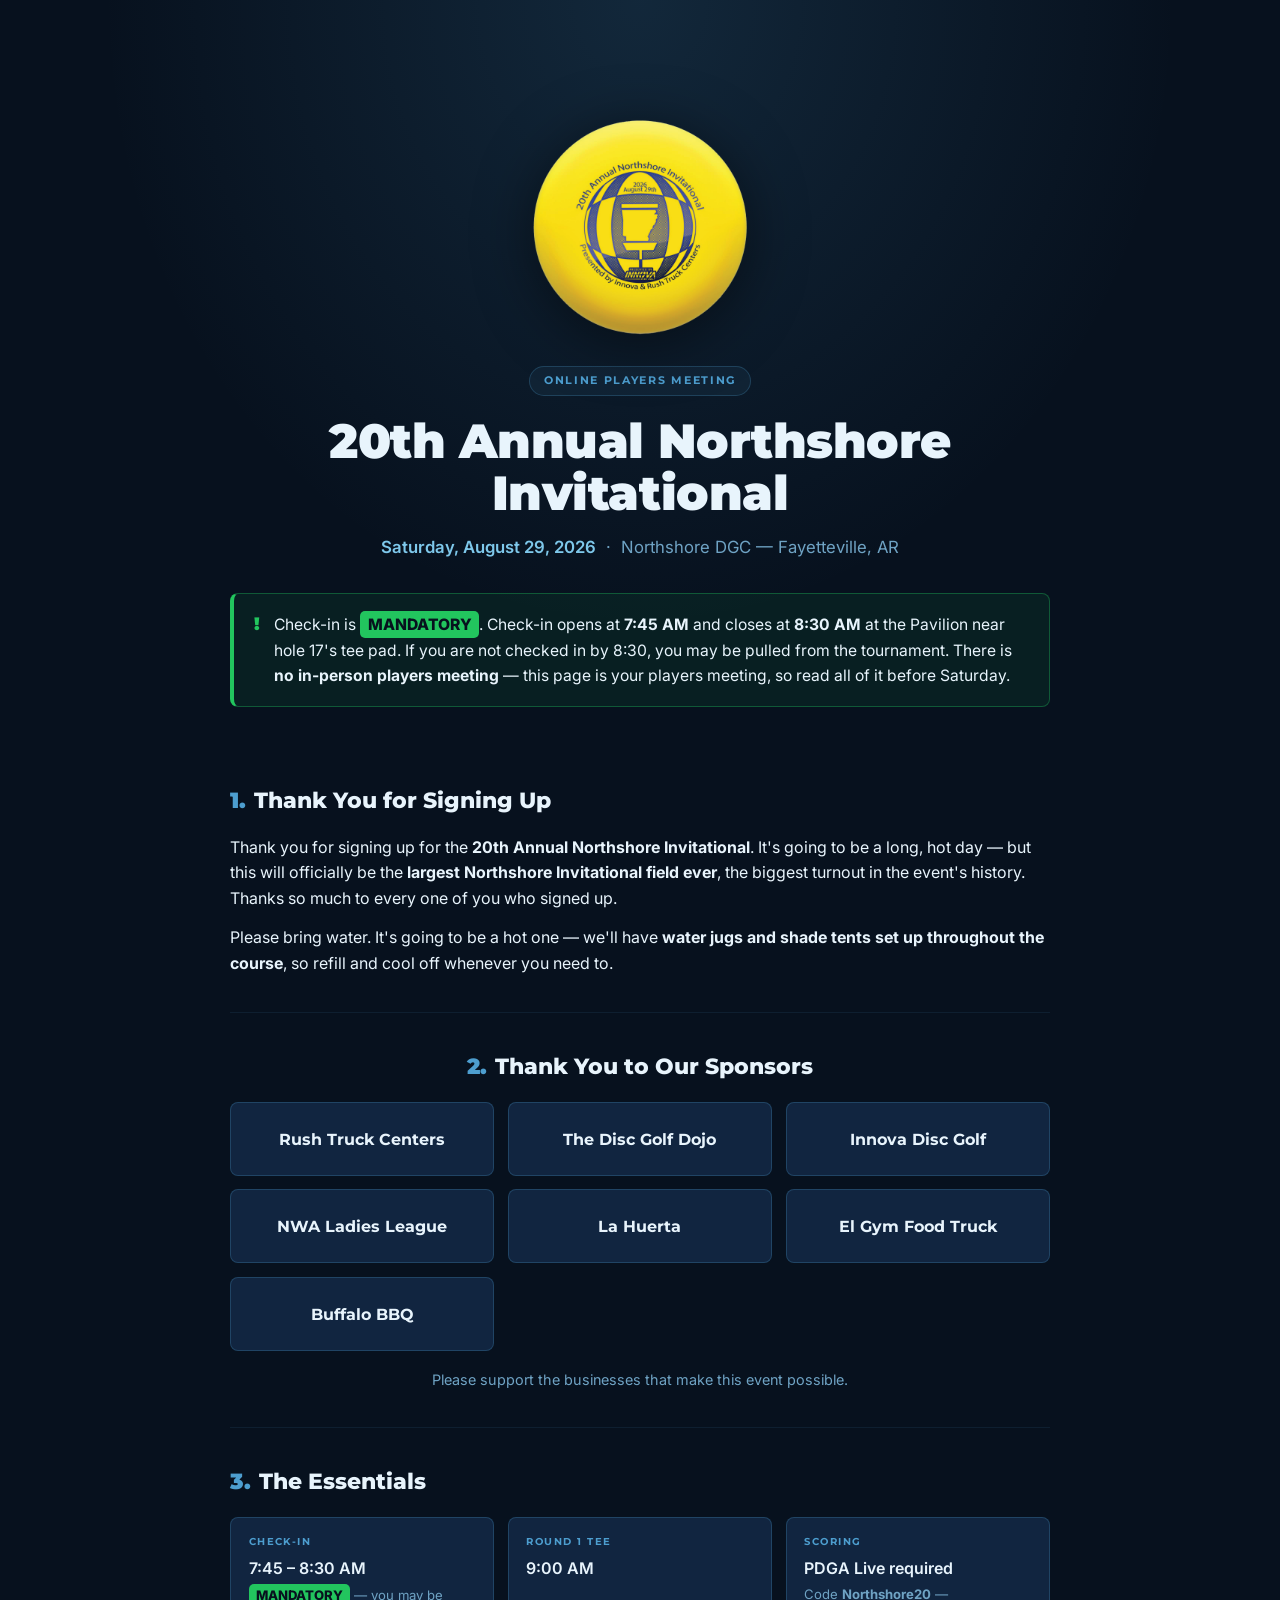
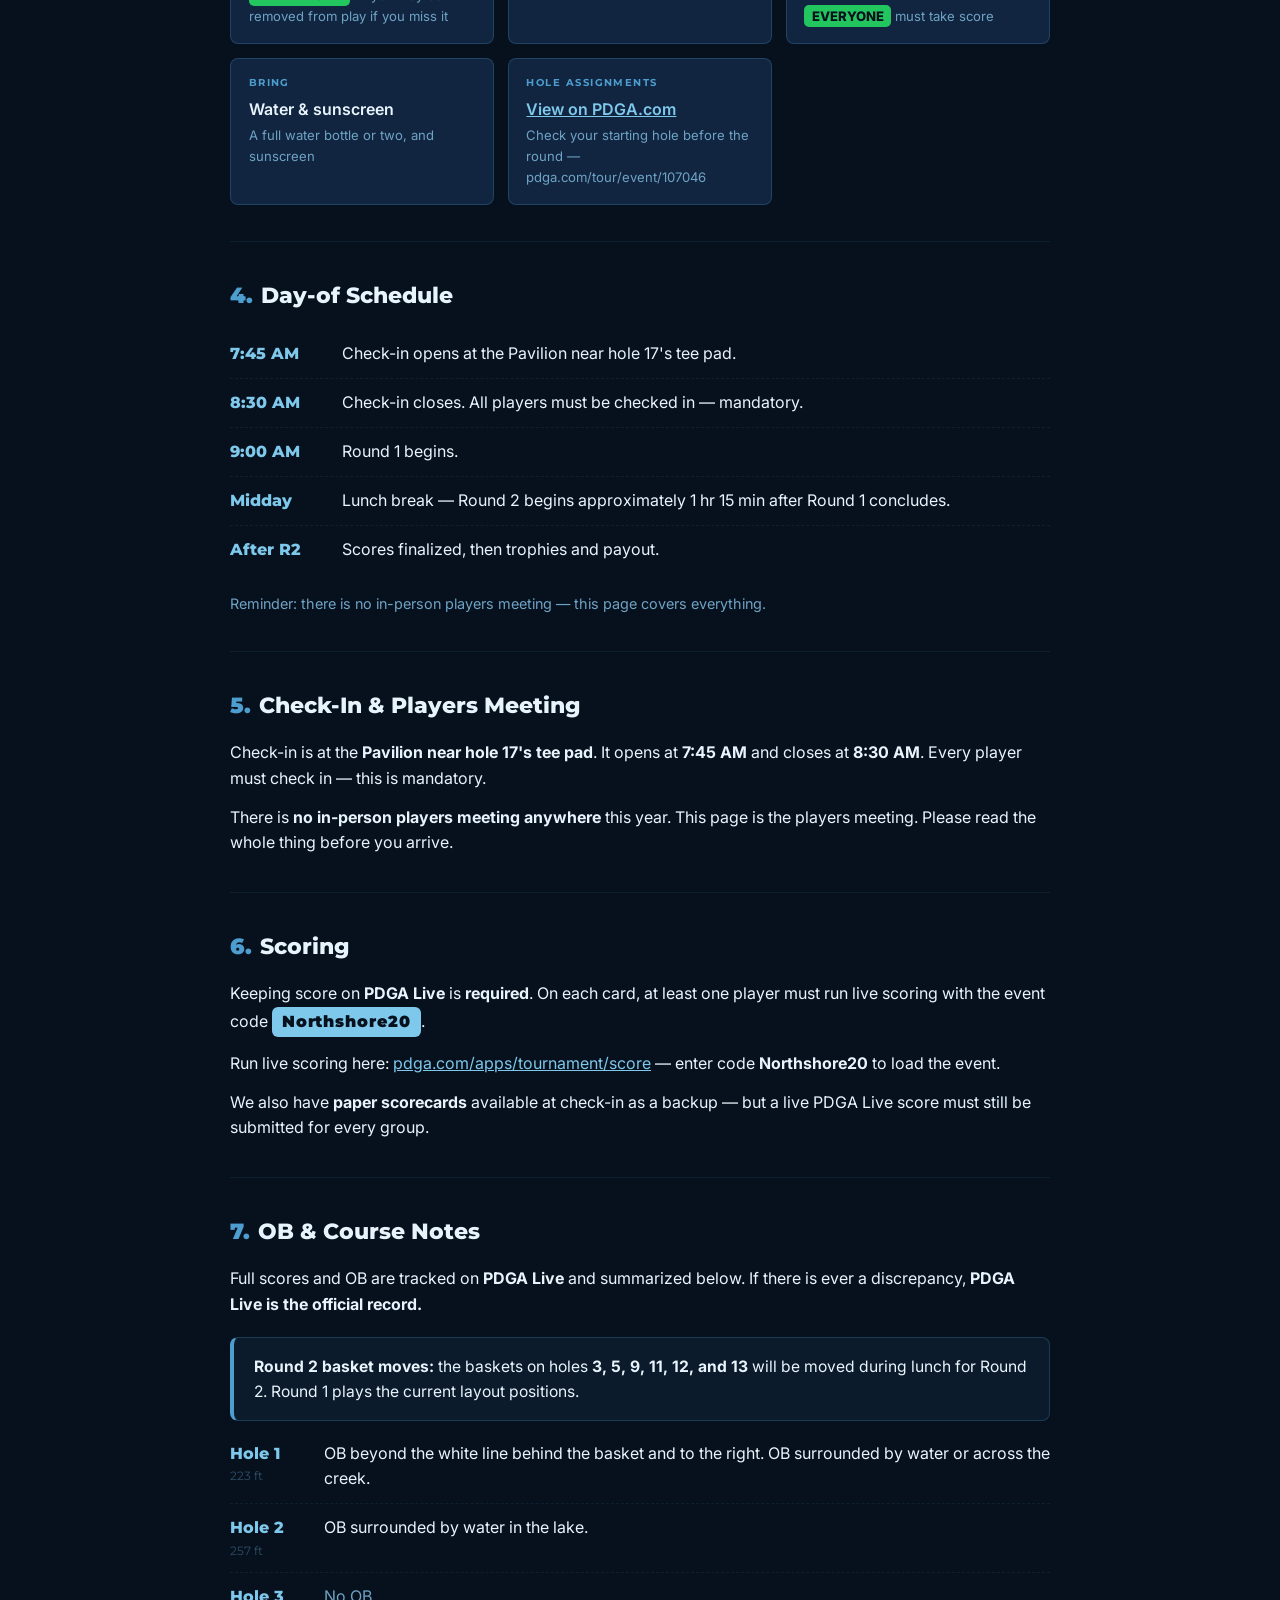
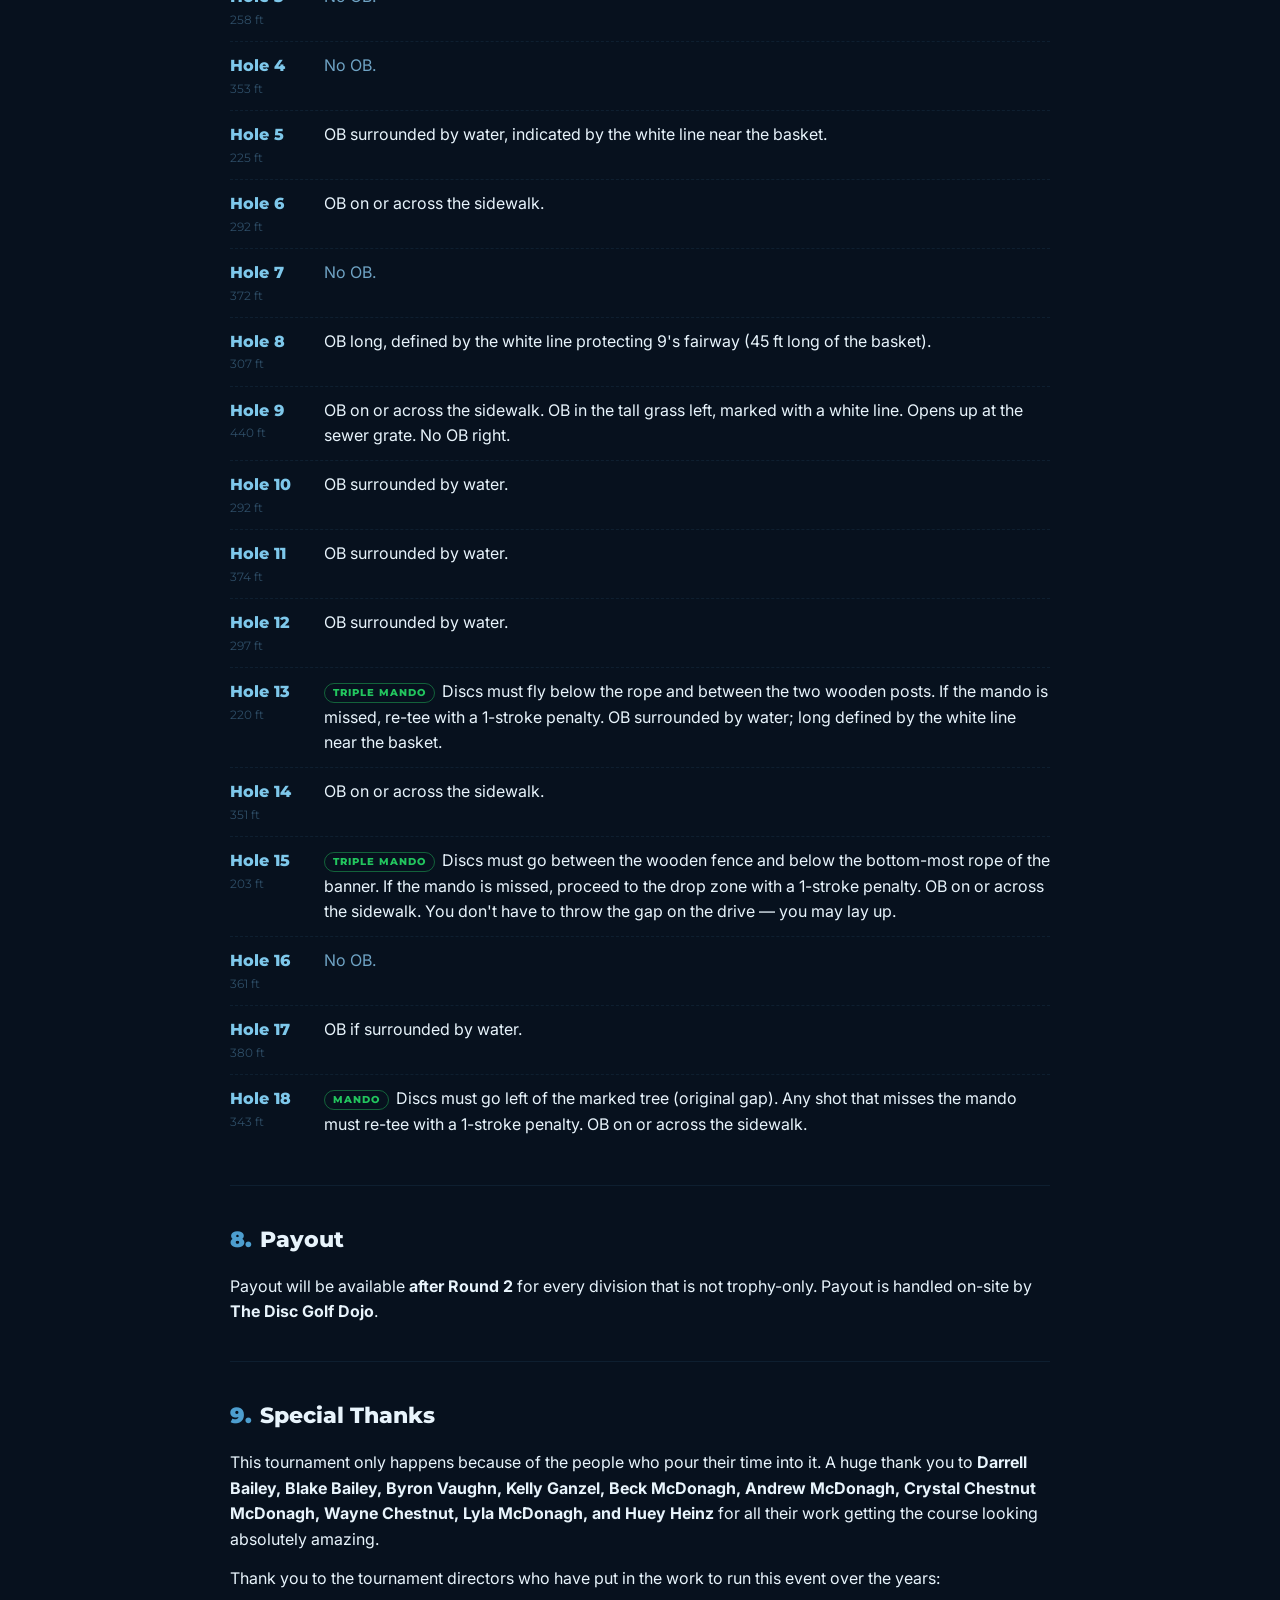
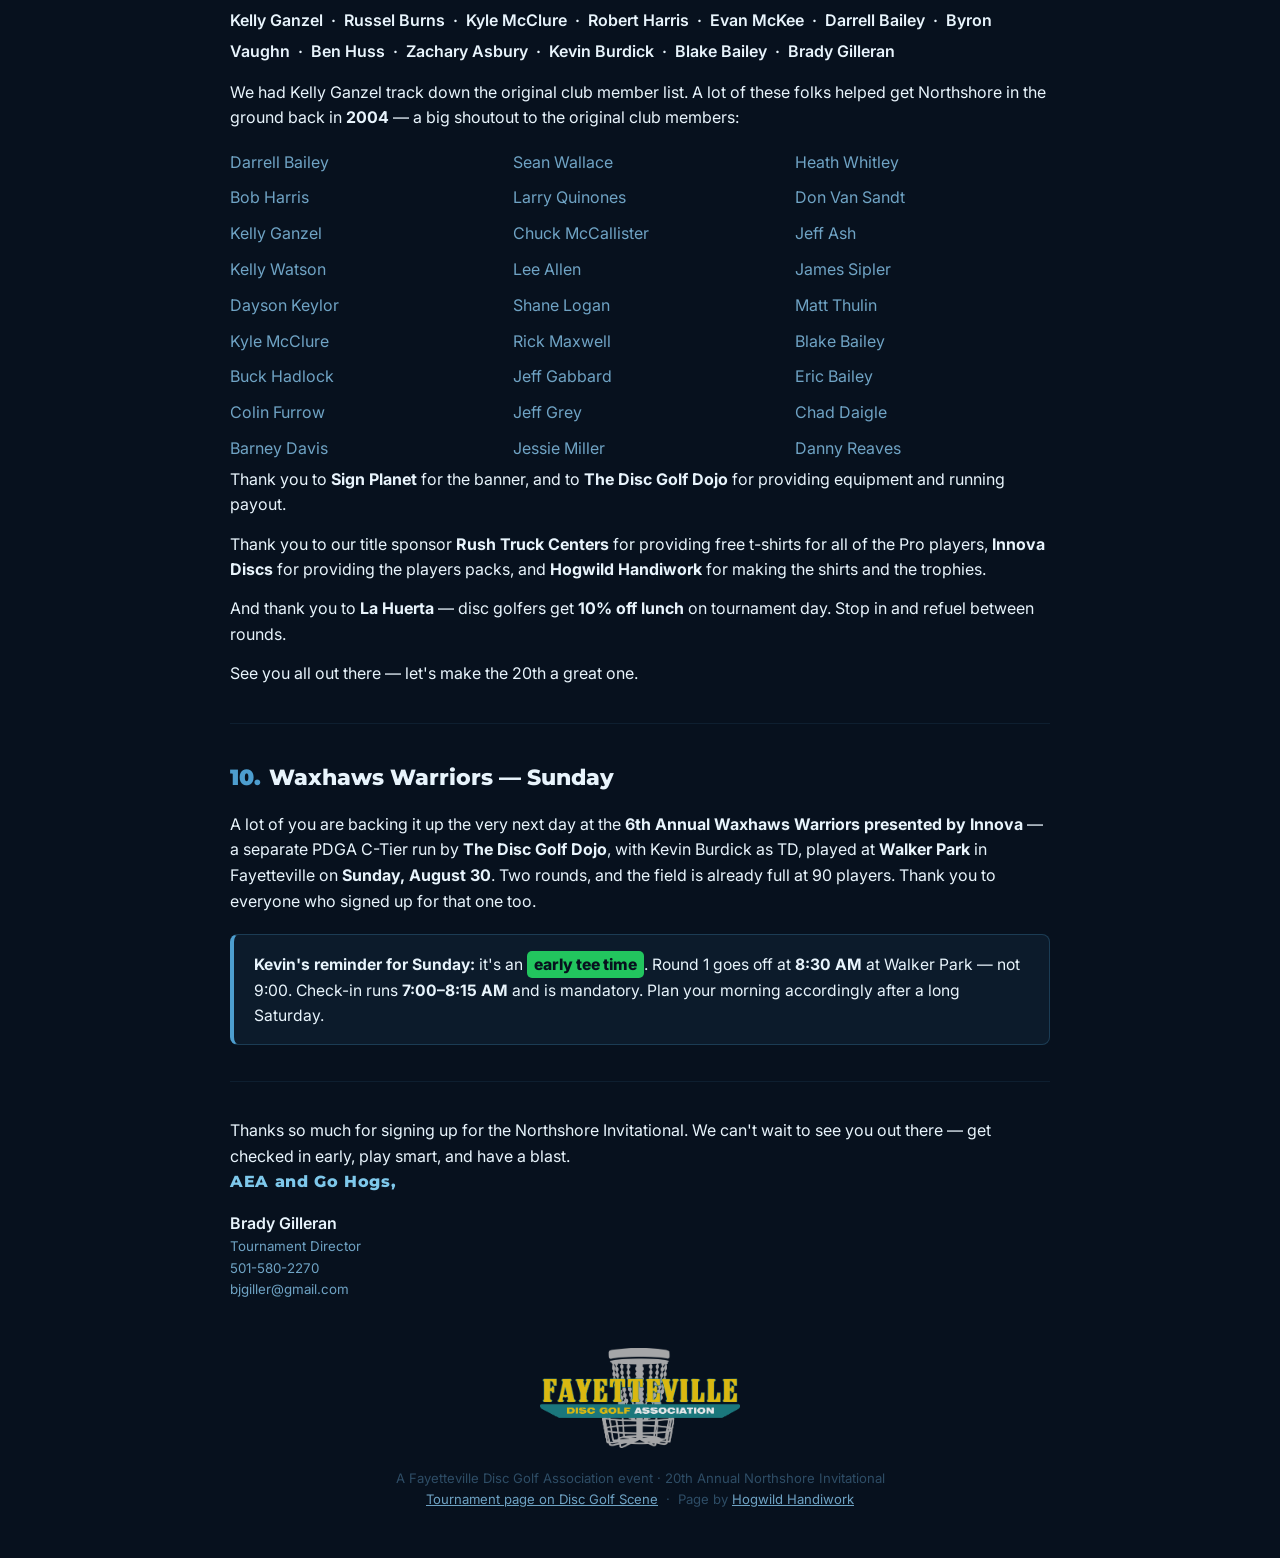
<file: northshore20.html>
<!DOCTYPE html>
<html lang="en">
<head>
  <meta charset="UTF-8">
  <meta name="viewport" content="width=device-width, initial-scale=1.0">
  <meta name="description" content="Online Players Meeting for the 20th Annual Northshore Invitational — check-in, scoring, schedule, and payout for tournament day in Fayetteville, AR.">
  <title>Players Meeting — 20th Annual Northshore Invitational</title>

  <link rel="preconnect" href="https://fonts.googleapis.com">
  <link rel="preconnect" href="https://fonts.gstatic.com" crossorigin>
  <link href="https://fonts.googleapis.com/css2?family=Montserrat:wght@400;600;700;900&family=Inter:wght@400;500;600&display=swap" rel="stylesheet">

  <meta property="og:type" content="website">
  <meta property="og:url" content="https://hogwildhandiwork.com/northshore20">
  <meta property="og:title" content="Players Meeting — 20th Annual Northshore Invitational">
  <meta property="og:description" content="Everything you need for tournament day: mandatory check-in, scoring, schedule, and payout.">
  <meta property="og:image" content="https://hogwildhandiwork.com/images/HogwildHandiworkLogo.png">
  <meta name="twitter:card" content="summary_large_image">

  <link rel="icon" href="/favicons/favicon.ico" sizes="any">
  <link rel="icon" type="image/png" sizes="32x32" href="/favicons/favicon-32x32.png">
  <link rel="icon" type="image/png" sizes="16x16" href="/favicons/favicon-16x16.png">
  <link rel="stylesheet" href="/css/style.css">

  <style>
    /* ============ Northshore Players Meeting — page-specific ============ */
    .ns-wrap { max-width: 860px; margin: 0 auto; padding: 0 1.25rem; }

    .ns-hero {
      padding: 7rem 0 2.5rem;
      text-align: center;
      background:
        radial-gradient(60% 120% at 50% 0%, rgba(77,158,207,0.16), transparent 70%),
        var(--bg);
    }
    .ns-hero .section-tag { margin-bottom: 1.25rem; }
    .ns-hero-logo {
      display: block;
      width: min(230px, 62vw);
      height: auto;
      margin: 0 auto 1.5rem;
      filter: drop-shadow(0 8px 28px rgba(0,0,0,0.5));
    }
    .ns-hero h1 {
      font-family: var(--font-head);
      font-weight: 900;
      font-size: clamp(1.9rem, 5.5vw, 3rem);
      line-height: 1.08;
      letter-spacing: -0.01em;
    }
    .ns-hero .ns-sub {
      color: var(--text-muted);
      font-size: 1.05rem;
      margin-top: 0.9rem;
    }
    .ns-hero .ns-sub strong { color: var(--blue-light); font-weight: 600; }

    /* Mandatory check-in banner */
    .ns-alert {
      display: flex;
      gap: 0.9rem;
      align-items: flex-start;
      background: rgba(34,197,94,0.08);
      border: 1px solid rgba(34,197,94,0.35);
      border-left: 4px solid var(--green);
      border-radius: var(--radius-sm);
      padding: 1.1rem 1.25rem;
      margin: 2rem auto 0;
      text-align: left;
    }
    .ns-alert .ns-alert-icon {
      font-family: var(--font-head);
      font-weight: 900;
      color: var(--green);
      font-size: 1.1rem;
      line-height: 1.5;
    }
    .ns-alert p { margin: 0; font-size: 0.98rem; }
    .ns-alert strong { color: var(--text); }

    /* Section blocks */
    .ns-section { padding: 2.25rem 0; border-top: 1px solid var(--border); }
    .ns-section:first-of-type { border-top: none; }
    .ns-section h2 {
      font-family: var(--font-head);
      font-weight: 800;
      font-size: 1.35rem;
      margin-bottom: 1.1rem;
    }
    .ns-section h2 .ns-num {
      color: var(--blue);
      margin-right: 0.5rem;
      font-weight: 900;
    }
    .ns-section p + p { margin-top: 0.85rem; }
    .ns-section a.ns-inline { color: var(--blue-light); text-decoration: underline; }
    .ns-note { margin-top: 1.1rem; color: var(--text-muted); font-size: 0.9rem; }

    /* Sponsors */
    .ns-sponsors { text-align: center; }
    .ns-sponsor-grid {
      display: grid;
      grid-template-columns: repeat(auto-fit, minmax(210px, 1fr));
      gap: 0.85rem;
      margin-top: 0.5rem;
    }
    .ns-sponsor {
      background: var(--bg-card);
      border: 1px solid var(--border-blue);
      border-radius: var(--radius-sm);
      padding: 1.1rem 1rem;
      font-family: var(--font-head);
      font-weight: 700;
      font-size: 1.02rem;
      color: var(--text);
      display: flex;
      align-items: center;
      justify-content: center;
      text-align: center;
      min-height: 74px;
    }

    /* Quick-facts grid */
    .ns-facts {
      display: grid;
      grid-template-columns: repeat(auto-fit, minmax(200px, 1fr));
      gap: 0.85rem;
      margin-top: 0.5rem;
    }
    .ns-fact {
      background: var(--bg-card);
      border: 1px solid var(--border-blue);
      border-radius: var(--radius-sm);
      padding: 1rem 1.1rem;
    }
    .ns-fact .ns-fact-label {
      font-family: var(--font-head);
      font-size: 0.65rem;
      font-weight: 700;
      letter-spacing: 0.14em;
      text-transform: uppercase;
      color: var(--blue);
    }
    .ns-fact .ns-fact-value { margin-top: 0.35rem; font-weight: 600; color: var(--text); }
    .ns-fact .ns-fact-value small { display: block; font-weight: 400; color: var(--text-muted); font-size: 0.82rem; margin-top: 0.15rem; }

    /* Scoring code highlight */
    .ns-code {
      display: inline-block;
      font-family: var(--font-head);
      font-weight: 900;
      letter-spacing: 0.06em;
      color: var(--bg);
      background: var(--blue-light);
      padding: 0.15rem 0.6rem;
      border-radius: 6px;
    }

    /* Green "mandatory" highlight */
    .ns-hl {
      display: inline-block;
      font-weight: 800;
      color: var(--bg);
      background: var(--green);
      padding: 0.05rem 0.45rem;
      border-radius: 5px;
    }

    /* OB / hole notes */
    .ns-holes { list-style: none; padding: 0; margin: 0.5rem 0 0; }
    .ns-holes li {
      display: flex;
      gap: 1rem;
      padding: 0.7rem 0;
      border-bottom: 1px dashed var(--border);
    }
    .ns-holes li:last-child { border-bottom: none; }
    .ns-holes .ns-hole-n {
      font-family: var(--font-head);
      font-weight: 800;
      color: var(--blue-light);
      min-width: 78px;
      flex-shrink: 0;
    }
    .ns-holes .ns-hole-n small { display: block; font-weight: 400; color: var(--text-faint); font-size: 0.78rem; }
    .ns-holes .ns-noob { color: var(--text-muted); }
    .ns-mando-tag {
      display: inline-block;
      font-family: var(--font-head);
      font-size: 0.6rem;
      font-weight: 800;
      letter-spacing: 0.1em;
      text-transform: uppercase;
      color: var(--green);
      border: 1px solid rgba(34,197,94,0.45);
      border-radius: 100px;
      padding: 0.1rem 0.5rem;
      margin-right: 0.45rem;
      vertical-align: 1px;
    }
    .ns-callout {
      background: rgba(77,158,207,0.08);
      border: 1px solid var(--border-blue);
      border-left: 4px solid var(--blue);
      border-radius: var(--radius-sm);
      padding: 1rem 1.25rem;
      margin-top: 1.25rem;
    }
    .ns-callout p { margin: 0; font-size: 0.98rem; }

    /* Schedule list */
    .ns-schedule { list-style: none; padding: 0; margin: 0; }
    .ns-schedule li {
      display: flex;
      gap: 1rem;
      padding: 0.7rem 0;
      border-bottom: 1px dashed var(--border);
    }
    .ns-schedule li:last-child { border-bottom: none; }
    .ns-schedule .ns-time {
      font-family: var(--font-head);
      font-weight: 800;
      color: var(--blue-light);
      min-width: 96px;
      flex-shrink: 0;
    }

    ul.ns-list { margin: 0.5rem 0 0; padding-left: 1.2rem; }
    ul.ns-list li { margin: 0.4rem 0; }

    /* People / honor-roll lists */
    .ns-people {
      font-weight: 600;
      color: var(--text);
      line-height: 1.9;
    }
    ul.ns-names {
      list-style: none;
      padding: 0;
      margin: 0.85rem 0 0;
      columns: 3 150px;
      column-gap: 1.75rem;
    }
    ul.ns-names li {
      padding: 0.32rem 0;
      color: var(--text-muted);
      break-inside: avoid;
    }

    /* Sign-off */
    .ns-signoff { padding: 2.25rem 0 1rem; border-top: 1px solid var(--border); }
    .ns-signoff .ns-cheer { font-family: var(--font-head); font-weight: 800; color: var(--blue-light); letter-spacing: 0.04em; }
    .ns-signoff .ns-td { margin-top: 1rem; font-weight: 600; color: var(--text); }
    .ns-signoff .ns-td small { display: block; font-weight: 400; color: var(--text-muted); }

    .ns-footer {
      text-align: center;
      padding: 2rem 0 3rem;
      color: var(--text-faint);
      font-size: 0.82rem;
    }
    .ns-footer a { color: var(--text-muted); text-decoration: underline; }
    .ns-footer-logo {
      display: block;
      width: min(200px, 55vw);
      height: auto;
      margin: 0 auto 1.25rem;
      opacity: 0.9;
    }
  </style>
</head>
<body>

  <section class="ns-hero">
    <div class="ns-wrap">
      <img class="ns-hero-logo" src="/images/Northshore%20Disc.png" alt="20th Annual Northshore Invitational — August 29, 2026, presented by Innova & Rush Truck Centers">
      <span class="section-tag">Online Players Meeting</span>
      <h1>20th Annual Northshore Invitational</h1>
      <p class="ns-sub">
        <strong>Saturday, August 29, 2026</strong> &nbsp;·&nbsp; Northshore DGC — Fayetteville, AR
      </p>

      <div class="ns-alert">
        <span class="ns-alert-icon">!</span>
        <p>
          Check-in is <span class="ns-hl">MANDATORY</span>. Check-in opens at <strong>7:45 AM</strong> and
          closes at <strong>8:30 AM</strong> at the Pavilion near hole 17's tee pad. If you are
          not checked in by 8:30, you may be pulled from the tournament. There is
          <strong>no in-person players meeting</strong> — this page is your players meeting, so
          read all of it before Saturday.
        </p>
      </div>
    </div>
  </section>

  <div class="ns-wrap">

    <!-- ===== WELCOME / THANK YOU ===== -->
    <section class="ns-section">
      <h2><span class="ns-num">1.</span>Thank You for Signing Up</h2>
      <p>
        Thank you for signing up for the <strong>20th Annual Northshore Invitational</strong>.
        It's going to be a long, hot day — but this will officially be the
        <strong>largest Northshore Invitational field ever</strong>, the biggest turnout in
        the event's history. Thanks so much to every one of you who signed up.
      </p>
      <p>
        Please bring water. It's going to be a hot one — we'll have <strong>water jugs and
        shade tents set up throughout the course</strong>, so refill and cool off whenever
        you need to.
      </p>
    </section>

    <!-- ===== SPONSORS ===== -->
    <section class="ns-section ns-sponsors">
      <h2><span class="ns-num">2.</span>Thank You to Our Sponsors</h2>
      <div class="ns-sponsor-grid">
        <div class="ns-sponsor">Rush Truck Centers</div>
        <div class="ns-sponsor">The Disc Golf Dojo</div>
        <div class="ns-sponsor">Innova Disc Golf</div>
        <div class="ns-sponsor">NWA Ladies League</div>
        <div class="ns-sponsor">La Huerta</div>
        <div class="ns-sponsor">El Gym Food Truck</div>
        <div class="ns-sponsor">Buffalo BBQ</div>
      </div>
      <p class="ns-note">Please support the businesses that make this event possible.</p>
    </section>

    <!-- ===== ESSENTIALS ===== -->
    <section class="ns-section">
      <h2><span class="ns-num">3.</span>The Essentials</h2>
      <div class="ns-facts">
        <div class="ns-fact">
          <div class="ns-fact-label">Check-in</div>
          <div class="ns-fact-value">7:45 – 8:30 AM<small><span class="ns-hl">MANDATORY</span> — you may be removed from play if you miss it</small></div>
        </div>
        <div class="ns-fact">
          <div class="ns-fact-label">Round 1 Tee</div>
          <div class="ns-fact-value">9:00 AM</div>
        </div>
        <div class="ns-fact">
          <div class="ns-fact-label">Scoring</div>
          <div class="ns-fact-value">PDGA Live required<small>Code <strong>Northshore20</strong> — <span class="ns-hl">EVERYONE</span> must take score</small></div>
        </div>
        <div class="ns-fact">
          <div class="ns-fact-label">Bring</div>
          <div class="ns-fact-value">Water &amp; sunscreen<small>A full water bottle or two, and sunscreen</small></div>
        </div>
        <div class="ns-fact">
          <div class="ns-fact-label">Hole Assignments</div>
          <div class="ns-fact-value"><a class="ns-inline" href="https://www.pdga.com/tour/event/107046" target="_blank" rel="noopener">View on PDGA.com</a><small>Check your starting hole before the round — pdga.com/tour/event/107046</small></div>
        </div>
      </div>
    </section>

    <!-- ===== SCHEDULE ===== -->
    <section class="ns-section">
      <h2><span class="ns-num">4.</span>Day-of Schedule</h2>
      <ul class="ns-schedule">
        <li><span class="ns-time">7:45 AM</span><span>Check-in opens at the Pavilion near hole 17's tee pad.</span></li>
        <li><span class="ns-time">8:30 AM</span><span>Check-in closes. All players must be checked in — mandatory.</span></li>
        <li><span class="ns-time">9:00 AM</span><span>Round 1 begins.</span></li>
        <li><span class="ns-time">Midday</span><span>Lunch break — Round 2 begins approximately 1 hr 15 min after Round 1 concludes.</span></li>
        <li><span class="ns-time">After R2</span><span>Scores finalized, then trophies and payout.</span></li>
      </ul>
      <p class="ns-note">Reminder: there is no in-person players meeting — this page covers everything.</p>
    </section>

    <!-- ===== CHECK-IN & PLAYERS MEETING ===== -->
    <section class="ns-section">
      <h2><span class="ns-num">5.</span>Check-In &amp; Players Meeting</h2>
      <p>
        Check-in is at the <strong>Pavilion near hole 17's tee pad</strong>. It opens at
        <strong>7:45 AM</strong> and closes at <strong>8:30 AM</strong>. Every player must
        check in — this is mandatory.
      </p>
      <p>
        There is <strong>no in-person players meeting anywhere</strong> this year. This page
        is the players meeting. Please read the whole thing before you arrive.
      </p>
    </section>

    <!-- ===== SCORING ===== -->
    <section class="ns-section">
      <h2><span class="ns-num">6.</span>Scoring</h2>
      <p>
        Keeping score on <strong>PDGA Live</strong> is <strong>required</strong>. On each
        card, at least one player must run live scoring with the event code
        <span class="ns-code">Northshore20</span>.
      </p>
      <p>
        Run live scoring here:
        <a class="ns-inline" href="https://www.pdga.com/apps/tournament/score/" target="_blank" rel="noopener">pdga.com/apps/tournament/score</a>
        — enter code <strong>Northshore20</strong> to load the event.
      </p>
      <p>
        We also have <strong>paper scorecards</strong> available at check-in as a backup —
        but a live PDGA Live score must still be submitted for every group.
      </p>
    </section>

    <!-- ===== OB / COURSE NOTES ===== -->
    <section class="ns-section">
      <h2><span class="ns-num">7.</span>OB &amp; Course Notes</h2>
      <p>
        Full scores and OB are tracked on <strong>PDGA Live</strong> and summarized below. If
        there is ever a discrepancy, <strong>PDGA Live is the official record.</strong>
      </p>
      <div class="ns-callout">
        <p>
          <strong>Round 2 basket moves:</strong> the baskets on holes
          <strong>3, 5, 9, 11, 12, and 13</strong> will be moved during lunch for Round 2.
          Round 1 plays the current layout positions.
        </p>
      </div>

      <ul class="ns-holes">
        <li><span class="ns-hole-n">Hole 1<small>223 ft</small></span><span>OB beyond the white line behind the basket and to the right. OB surrounded by water or across the creek.</span></li>
        <li><span class="ns-hole-n">Hole 2<small>257 ft</small></span><span>OB surrounded by water in the lake.</span></li>
        <li><span class="ns-hole-n">Hole 3<small>258 ft</small></span><span class="ns-noob">No OB.</span></li>
        <li><span class="ns-hole-n">Hole 4<small>353 ft</small></span><span class="ns-noob">No OB.</span></li>
        <li><span class="ns-hole-n">Hole 5<small>225 ft</small></span><span>OB surrounded by water, indicated by the white line near the basket.</span></li>
        <li><span class="ns-hole-n">Hole 6<small>292 ft</small></span><span>OB on or across the sidewalk.</span></li>
        <li><span class="ns-hole-n">Hole 7<small>372 ft</small></span><span class="ns-noob">No OB.</span></li>
        <li><span class="ns-hole-n">Hole 8<small>307 ft</small></span><span>OB long, defined by the white line protecting 9's fairway (45 ft long of the basket).</span></li>
        <li><span class="ns-hole-n">Hole 9<small>440 ft</small></span><span>OB on or across the sidewalk. OB in the tall grass left, marked with a white line. Opens up at the sewer grate. No OB right.</span></li>
        <li><span class="ns-hole-n">Hole 10<small>292 ft</small></span><span>OB surrounded by water.</span></li>
        <li><span class="ns-hole-n">Hole 11<small>374 ft</small></span><span>OB surrounded by water.</span></li>
        <li><span class="ns-hole-n">Hole 12<small>297 ft</small></span><span>OB surrounded by water.</span></li>
        <li><span class="ns-hole-n">Hole 13<small>220 ft</small></span><span><span class="ns-mando-tag">Triple Mando</span>Discs must fly below the rope and between the two wooden posts. If the mando is missed, re-tee with a 1-stroke penalty. OB surrounded by water; long defined by the white line near the basket.</span></li>
        <li><span class="ns-hole-n">Hole 14<small>351 ft</small></span><span>OB on or across the sidewalk.</span></li>
        <li><span class="ns-hole-n">Hole 15<small>203 ft</small></span><span><span class="ns-mando-tag">Triple Mando</span>Discs must go between the wooden fence and below the bottom-most rope of the banner. If the mando is missed, proceed to the drop zone with a 1-stroke penalty. OB on or across the sidewalk. You don't have to throw the gap on the drive — you may lay up.</span></li>
        <li><span class="ns-hole-n">Hole 16<small>361 ft</small></span><span class="ns-noob">No OB.</span></li>
        <li><span class="ns-hole-n">Hole 17<small>380 ft</small></span><span>OB if surrounded by water.</span></li>
        <li><span class="ns-hole-n">Hole 18<small>343 ft</small></span><span><span class="ns-mando-tag">Mando</span>Discs must go left of the marked tree (original gap). Any shot that misses the mando must re-tee with a 1-stroke penalty. OB on or across the sidewalk.</span></li>
      </ul>
    </section>

    <!-- ===== PAYOUT ===== -->
    <section class="ns-section">
      <h2><span class="ns-num">8.</span>Payout</h2>
      <p>
        Payout will be available <strong>after Round 2</strong> for every division that is not
        trophy-only. Payout is handled on-site by <strong>The Disc Golf Dojo</strong>.
      </p>
    </section>

    <!-- ===== SPECIAL THANKS ===== -->
    <section class="ns-section">
      <h2><span class="ns-num">9.</span>Special Thanks</h2>
      <p>
        This tournament only happens because of the people who pour their time into it. A huge
        thank you to <strong>Darrell Bailey, Blake Bailey, Byron Vaughn, Kelly Ganzel,
        Beck McDonagh, Andrew McDonagh, Crystal Chestnut McDonagh, Wayne Chestnut,
        Lyla McDonagh, and Huey Heinz</strong> for all their work getting the course looking
        absolutely amazing.
      </p>
      <p>
        Thank you to the tournament directors who have put in the work to run this event over
        the years:
      </p>
      <p class="ns-people">
        Kelly Ganzel &nbsp;·&nbsp; Russel Burns &nbsp;·&nbsp; Kyle McClure &nbsp;·&nbsp;
        Robert Harris &nbsp;·&nbsp; Evan McKee &nbsp;·&nbsp; Darrell Bailey &nbsp;·&nbsp;
        Byron Vaughn &nbsp;·&nbsp; Ben Huss &nbsp;·&nbsp; Zachary Asbury &nbsp;·&nbsp;
        Kevin Burdick &nbsp;·&nbsp; Blake Bailey &nbsp;·&nbsp; Brady Gilleran
      </p>
      <p>
        We had Kelly Ganzel track down the original club member list. A lot of these
        folks helped get Northshore in the ground back in <strong>2004</strong> — a big
        shoutout to the original club members:
      </p>
      <ul class="ns-names">
        <li>Darrell Bailey</li>
        <li>Bob Harris</li>
        <li>Kelly Ganzel</li>
        <li>Kelly Watson</li>
        <li>Dayson Keylor</li>
        <li>Kyle McClure</li>
        <li>Buck Hadlock</li>
        <li>Colin Furrow</li>
        <li>Barney Davis</li>
        <li>Sean Wallace</li>
        <li>Larry Quinones</li>
        <li>Chuck McCallister</li>
        <li>Lee Allen</li>
        <li>Shane Logan</li>
        <li>Rick Maxwell</li>
        <li>Jeff Gabbard</li>
        <li>Jeff Grey</li>
        <li>Jessie Miller</li>
        <li>Heath Whitley</li>
        <li>Don Van Sandt</li>
        <li>Jeff Ash</li>
        <li>James Sipler</li>
        <li>Matt Thulin</li>
        <li>Blake Bailey</li>
        <li>Eric Bailey</li>
        <li>Chad Daigle</li>
        <li>Danny Reaves</li>
      </ul>
      <p>
        Thank you to <strong>Sign Planet</strong> for the banner, and to
        <strong>The Disc Golf Dojo</strong> for providing equipment and running payout.
      </p>
      <p>
        Thank you to our title sponsor <strong>Rush Truck Centers</strong> for providing free
        t-shirts for all of the Pro players, <strong>Innova Discs</strong> for providing the
        players packs, and <strong>Hogwild Handiwork</strong> for making the shirts and the trophies.
      </p>
      <p>
        And thank you to <strong>La Huerta</strong> — disc golfers get <strong>10% off
        lunch</strong> on tournament day. Stop in and refuel between rounds.
      </p>
      <p>See you all out there — let's make the 20th a great one.</p>
    </section>

    <!-- ===== WAXHAWS WARRIORS ===== -->
    <section class="ns-section">
      <h2><span class="ns-num">10.</span>Waxhaws Warriors — Sunday</h2>
      <p>
        A lot of you are backing it up the very next day at the
        <strong>6th Annual Waxhaws Warriors presented by Innova</strong> — a separate PDGA
        C-Tier run by <strong>The Disc Golf Dojo</strong>, with Kevin Burdick as TD, played
        at <strong>Walker Park</strong> in Fayetteville on <strong>Sunday, August 30</strong>.
        Two rounds, and the field is already full at 90 players. Thank you to everyone who
        signed up for that one too.
      </p>
      <div class="ns-callout">
        <p>
          <strong>Kevin's reminder for Sunday:</strong> it's an <span class="ns-hl">early
          tee time</span>. Round 1 goes off at <strong>8:30 AM</strong> at Walker Park — not
          9:00. Check-in runs <strong>7:00–8:15 AM</strong> and is mandatory. Plan your
          morning accordingly after a long Saturday.
        </p>
      </div>
    </section>

    <!-- ===== SIGN-OFF ===== -->
    <div class="ns-signoff">
      <p>Thanks so much for signing up for the Northshore Invitational. We can't wait to see you out there — get checked in early, play smart, and have a blast.</p>
      <p class="ns-cheer">AEA and Go Hogs,</p>
      <p class="ns-td">
        Brady Gilleran <small>Tournament Director</small>
        <small>501-580-2270</small>
        <small><a class="ns-inline" href="mailto:bjgiller@gmail.com">bjgiller@gmail.com</a></small>
      </p>
    </div>

    <div class="ns-footer">
      <img class="ns-footer-logo" src="/images/FDGA%20Logo.png" alt="Fayetteville Disc Golf Association">
      <p>
        A Fayetteville Disc Golf Association event ·
        20th Annual Northshore Invitational<br>
        <a href="https://www.discgolfscene.com/tournament/20th_Annual_Northshore_Invitational_2026" target="_blank" rel="noopener">Tournament page on Disc Golf Scene</a>
        &nbsp;·&nbsp; Page by <a href="https://hogwildhandiwork.com/">Hogwild Handiwork</a>
      </p>
    </div>

  </div>

</body>
</html>
</file>
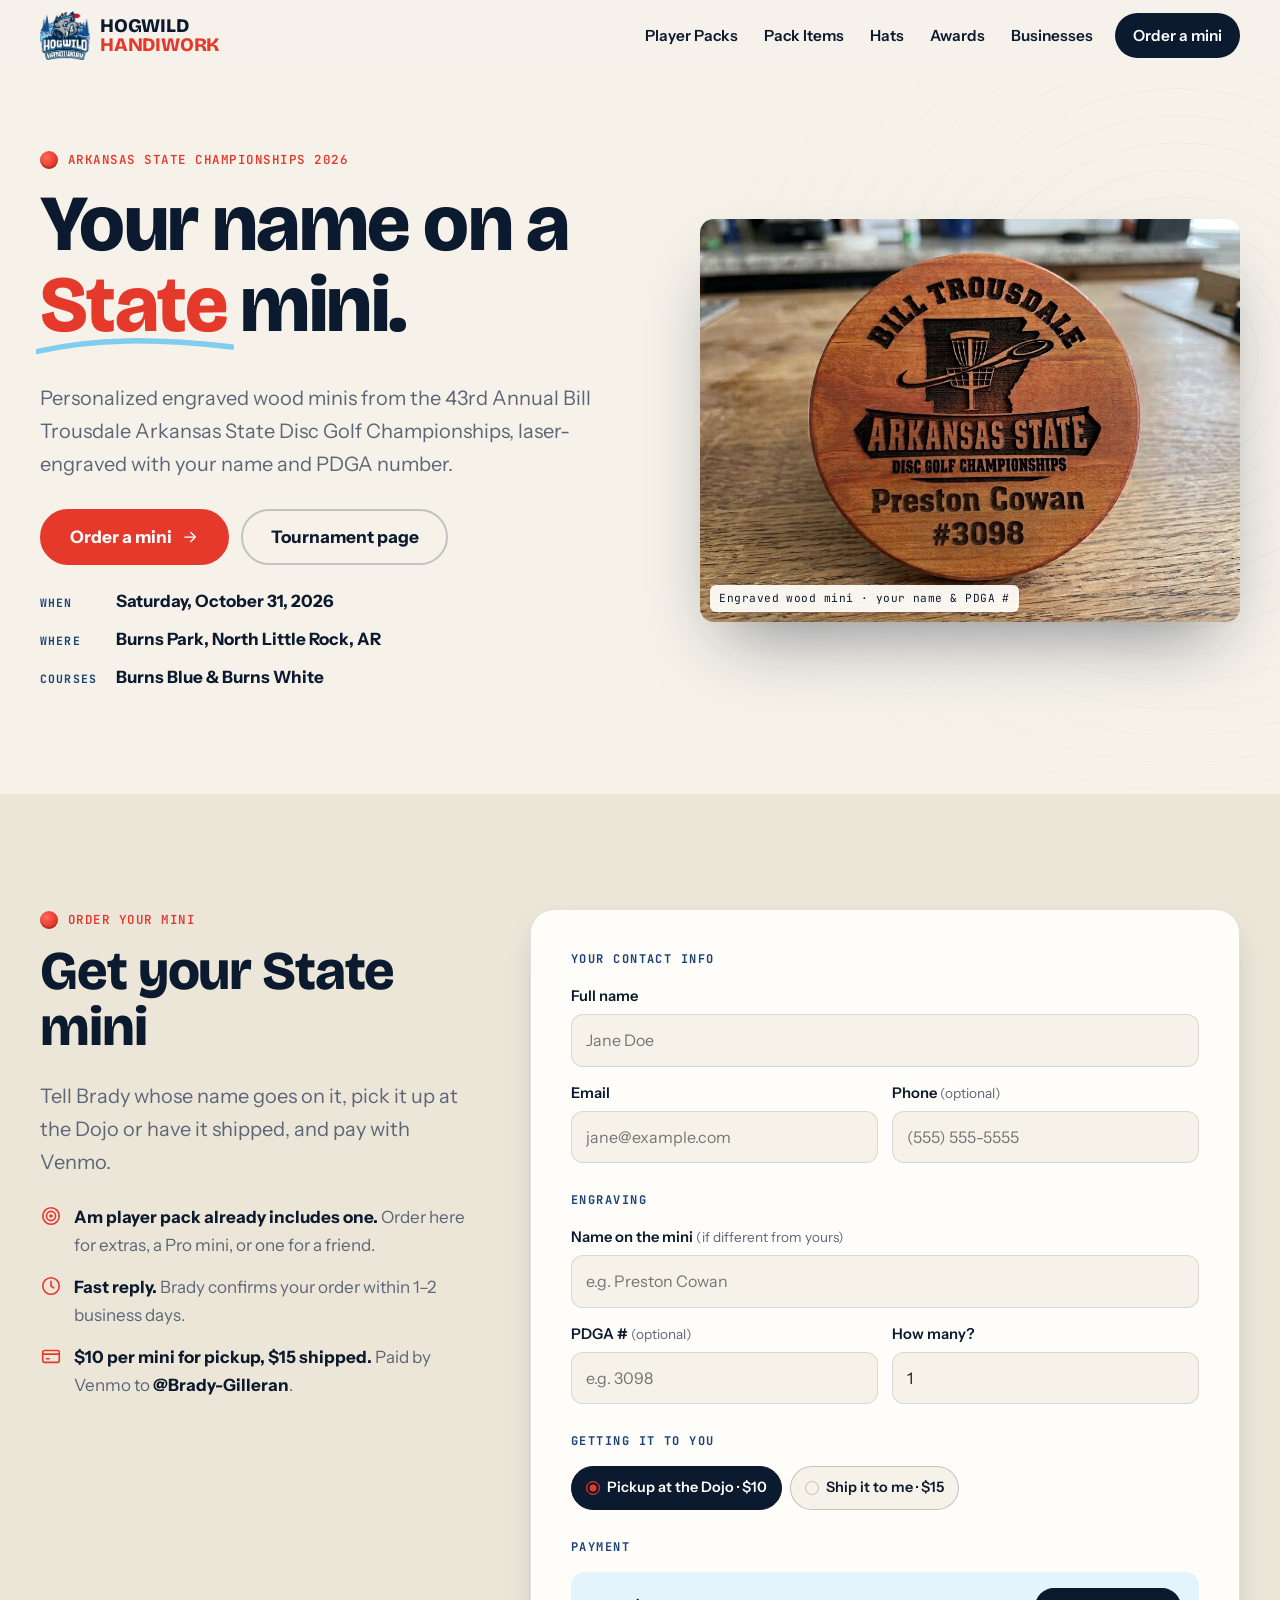
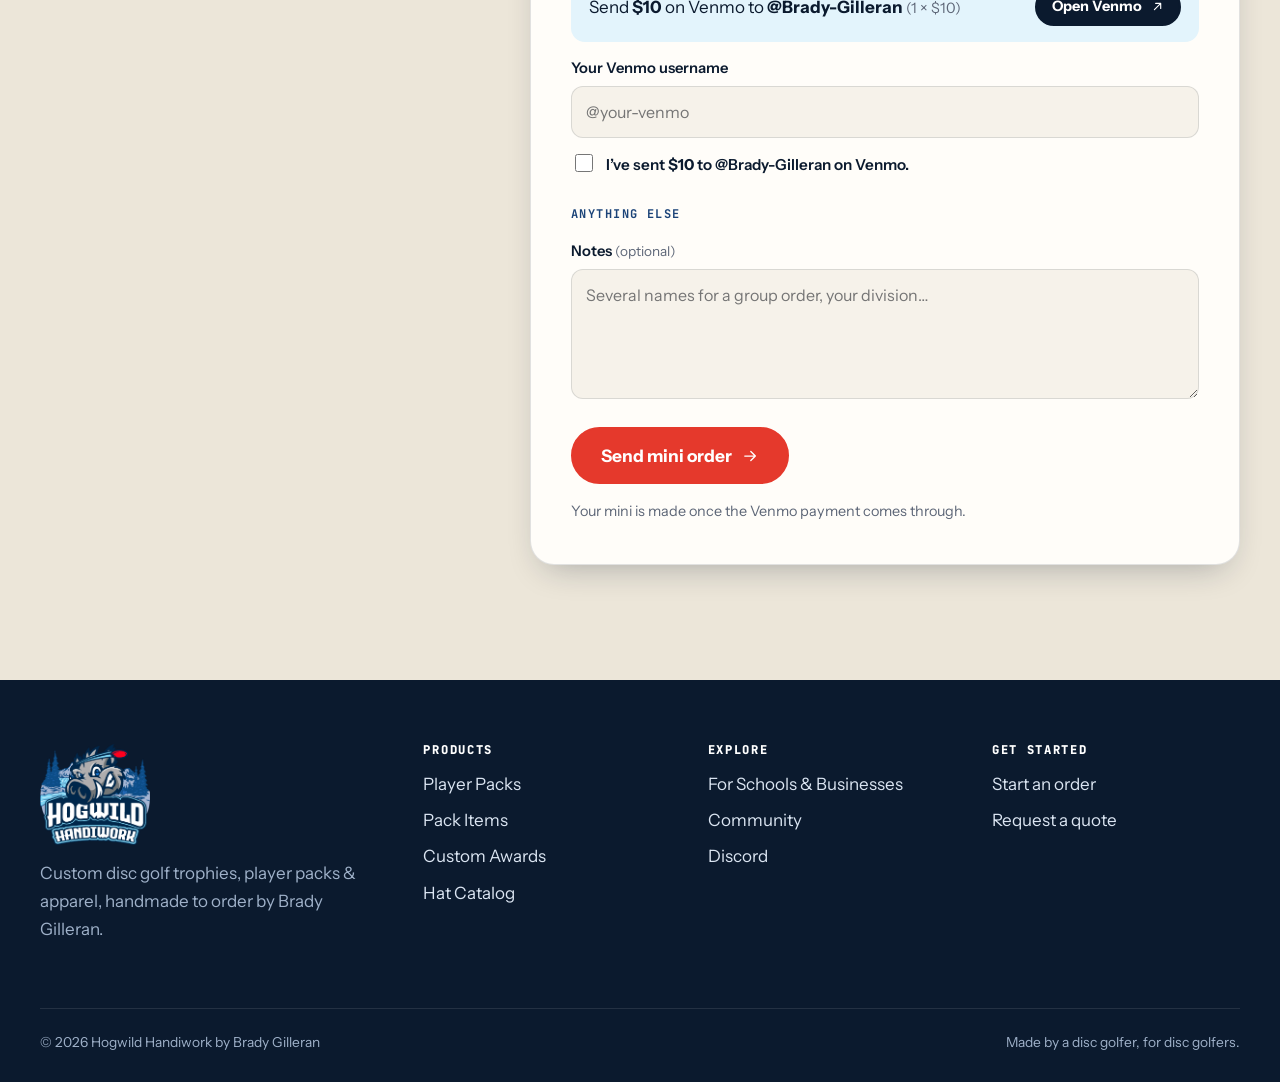
<file: states.html>
<!DOCTYPE html>
<html lang="en" class="no-js">
<head>
	<meta charset="utf-8">
	<meta name="viewport" content="width=device-width, initial-scale=1">
	<title>Arkansas State Championships Custom Mini | Hogwild Handiwork</title>
	<meta name="description" content="Order a personalized engraved wood mini from the 43rd Annual Bill Trousdale Arkansas State Championships, Burns Park, North Little Rock, October 31, 2026.">
	<meta name="theme-color" content="#0b1a2e">
	<link rel="canonical" href="https://www.hogwildhandiwork.com/states">
	<meta property="og:type" content="website">
	<meta property="og:site_name" content="Hogwild Handiwork">
	<meta property="og:url" content="https://www.hogwildhandiwork.com/states">
	<meta property="og:title" content="Arkansas State Championships Custom Mini">
	<meta property="og:description" content="Personalized engraved wood minis from the 43rd Annual Bill Trousdale Arkansas State Championships.">
	<meta property="og:image" content="https://www.hogwildhandiwork.com/images/custom-minis/Bill%20Trousdale%20Arkansas%20State%20Championships%20Mini.jpg">
	<meta name="twitter:card" content="summary_large_image">
	<link rel="icon" href="/favicons/favicon.ico" sizes="any">
	<link rel="icon" type="image/png" sizes="32x32" href="/favicons/favicon-32x32.png">
	<link rel="icon" type="image/png" sizes="16x16" href="/favicons/favicon-16x16.png">
	<link rel="apple-touch-icon" href="/images/apple-touch-icon.png">
	<link rel="preconnect" href="https://fonts.googleapis.com">
	<link rel="preconnect" href="https://fonts.gstatic.com" crossorigin>
	<link rel="stylesheet" href="https://fonts.googleapis.com/css2?family=Bricolage+Grotesque:opsz,wght@12..96,600;12..96,700;12..96,800&amp;family=Instrument+Sans:wght@400;500;600;700&amp;family=JetBrains+Mono:wght@500;600;700&amp;display=swap">
	<link rel="stylesheet" href="/css/site.css?v=3">
	<style>
		.mini-shot { aspect-ratio: 1024 / 765; cursor: zoom-in; }
		.event-facts { list-style: none; padding: 0; margin: 22px 0 0; display: grid; gap: 10px; }
		.event-facts li { display: flex; gap: 12px; align-items: baseline; }
		.event-facts span { font-family: var(--font-mono); font-size: .72rem; font-weight: 700; letter-spacing: .1em; text-transform: uppercase; color: var(--navy-2); min-width: 64px; }
		.event-facts b { color: var(--ink); }
		.pay-box { display: flex; flex-wrap: wrap; align-items: center; justify-content: space-between; gap: 12px 16px; padding: 16px 18px; border-radius: 14px; background: var(--ice); }
		#ship-field[hidden] { display: none; }
		.pay-box p { margin: 0; }
		.pay-math { color: var(--muted); font-size: .9rem; }
		.pay-confirm { display: flex; gap: 10px; align-items: flex-start; margin-top: 14px; font-weight: 600; font-size: .95rem; cursor: pointer; }
		.pay-confirm input { width: 18px; height: 18px; margin-top: 2px; accent-color: var(--disc); flex-shrink: 0; }
		@media (max-width: 900px) { .hero-grid { grid-template-columns: 1fr; } }
	</style>
</head>
<body>
	<a class="skip-link" href="#main">Skip to content</a>
	<header class="site-header">
		<div class="wrap nav">
			<a class="brand" href="/" aria-label="Hogwild Handiwork home">
				<img src="/images/HogwildHandiworkLogo.png" width="50" height="46" alt="">
				<span class="brand-name">Hogwild<span>Handiwork</span></span>
			</a>
			<button class="nav-toggle" type="button" aria-label="Menu" aria-expanded="false" aria-controls="nav-links"><span></span></button>
			<ul class="nav-links" id="nav-links">
				<li><a href="/#packs">Player Packs</a></li>
				<li><a href="/#pack-items">Pack Items</a></li>
				<li><a href="/#hats">Hats</a></li>
				<li><a href="/#awards">Awards</a></li>
				<li><a href="/business">Businesses</a></li>
				<li class="nav-cta"><a href="#order">Order a mini</a></li>
			</ul>
		</div>
	</header>
	<main id="main">
		<section class="hero">
			<div class="wrap hero-grid">
				<div class="reveal">
					<p class="eyebrow">Arkansas State Championships 2026</p>
					<h1>Your name on a <em>State</em> mini.</h1>
					<p class="lead">Personalized engraved wood minis from the 43rd Annual Bill Trousdale Arkansas State Disc Golf Championships, laser-engraved with your name and PDGA number.</p>
					<div class="btn-row">
						<a class="btn btn-primary btn-lg" href="#order">Order a mini <svg viewBox="0 0 24 24" fill="none" stroke="currentColor" stroke-width="1.8" stroke-linecap="round" stroke-linejoin="round" aria-hidden="true"><path d="M5 12h14M13 6l6 6-6 6"/></svg></a>
						<a class="btn btn-ghost btn-lg" href="https://www.discgolfscene.com/tournament/43rd_Annual_Bill_Trousdale_Arkansas_State_Championships_2026" target="_blank" rel="noopener">Tournament page</a>
					</div>
					<ul class="event-facts">
						<li><span>When</span><b>Saturday, October 31, 2026</b></li>
						<li><span>Where</span><b>Burns Park, North Little Rock, AR</b></li>
						<li><span>Courses</span><b>Burns Blue &amp; Burns White</b></li>
					</ul>
				</div>
				<figure class="shot mini-shot reveal" style="--d:.1s" data-zoom="Bill Trousdale Arkansas State Championships engraved wood mini">
					<img src="/images/custom-minis/Bill%20Trousdale%20Arkansas%20State%20Championships%20Mini.jpg" alt="A round wooden mini engraved with Bill Trousdale, the Arkansas state outline with a disc golf basket, Arkansas State Disc Golf Championships, Preston Cowan #3098" width="1024" height="765">
					<figcaption>Engraved wood mini · your name &amp; PDGA #</figcaption>
				</figure>
			</div>
		</section>

		<section class="section bg-paper-2" id="order">
			<div class="wrap order">
				<div class="order-aside reveal">
					<p class="eyebrow">Order your mini</p>
					<h2>Get your State mini</h2>
					<p class="lead">Tell Brady whose name goes on it, pick it up at the Dojo or have it shipped, and pay with Venmo.</p>
					<ul>
						<li><svg viewBox="0 0 24 24" fill="none" stroke="currentColor" stroke-width="1.8" stroke-linecap="round" stroke-linejoin="round" aria-hidden="true"><circle cx="12" cy="12" r="9"/><circle cx="12" cy="12" r="5"/><circle cx="12" cy="12" r="1"/></svg><span><b>Am player pack already includes one.</b> Order here for extras, a Pro mini, or one for a friend.</span></li>
						<li><svg viewBox="0 0 24 24" fill="none" stroke="currentColor" stroke-width="1.8" stroke-linecap="round" stroke-linejoin="round" aria-hidden="true"><circle cx="12" cy="12" r="9"/><path d="M12 7v5l3 2"/></svg><span><b>Fast reply.</b> Brady confirms your order within 1–2 business days.</span></li>
						<li><svg viewBox="0 0 24 24" fill="none" stroke="currentColor" stroke-width="1.8" stroke-linecap="round" stroke-linejoin="round" aria-hidden="true"><rect x="3" y="6" width="18" height="13" rx="2"/><path d="M3 10h18M7 15h3"/></svg><span><b>$10 per mini for pickup, $15 shipped.</b> Paid by Venmo to <b>@Brady-Gilleran</b>.</span></li>
					</ul>
				</div>
				<form id="mini-form" class="form-card reveal" style="--d:.08s" novalidate>
					<fieldset>
						<legend>Your contact info</legend>
						<div class="fields">
							<div class="field full"><label for="f-name">Full name</label><input id="f-name" name="name" type="text" autocomplete="name" required placeholder="Jane Doe"></div>
							<div class="field"><label for="f-email">Email</label><input id="f-email" name="email" type="email" autocomplete="email" required placeholder="jane@example.com"></div>
							<div class="field"><label for="f-phone">Phone <span class="opt">(optional)</span></label><input id="f-phone" name="phone" type="tel" autocomplete="tel" placeholder="(555) 555-5555"></div>
						</div>
					</fieldset>
					<fieldset>
						<legend>Engraving</legend>
						<div class="fields">
							<div class="field full"><label for="f-engrave">Name on the mini <span class="opt">(if different from yours)</span></label><input id="f-engrave" name="engraveName" type="text" placeholder="e.g. Preston Cowan"></div>
							<div class="field"><label for="f-pdga">PDGA # <span class="opt">(optional)</span></label><input id="f-pdga" name="pdga" type="text" inputmode="numeric" placeholder="e.g. 3098"></div>
							<div class="field"><label for="f-qty">How many?</label><input id="f-qty" name="quantity" type="number" min="1" value="1"></div>
						</div>
					</fieldset>
					<fieldset>
						<legend>Getting it to you</legend>
						<div class="chips">
							<label class="chip"><input type="radio" name="delivery" value="Pickup at the Dojo" checked><span>Pickup at the Dojo · $10</span></label>
							<label class="chip"><input type="radio" name="delivery" value="Ship it to me"><span>Ship it to me · $15</span></label>
						</div>
						<div class="field" id="ship-field" hidden style="margin-top:14px"><label for="f-address">Shipping address</label><textarea id="f-address" name="address" autocomplete="street-address" style="min-height:90px" placeholder="Street, city, state, ZIP"></textarea></div>
					</fieldset>
					<fieldset>
						<legend>Payment</legend>
						<div class="pay-box">
							<p>Send <b class="pay-total">$10</b> on Venmo to <b>@Brady-Gilleran</b> <span class="pay-math">(1 × $10)</span></p>
							<a class="btn btn-navy btn-sm" id="venmo-link" href="https://venmo.com/u/Brady-Gilleran" target="_blank" rel="noopener">Open Venmo <svg viewBox="0 0 24 24" fill="none" stroke="currentColor" stroke-width="1.8" stroke-linecap="round" stroke-linejoin="round" aria-hidden="true"><path d="M7 17L17 7M9 7h8v8"/></svg></a>
						</div>
						<div class="fields" style="margin-top:14px">
							<div class="field full"><label for="f-venmo">Your Venmo username</label><input id="f-venmo" name="venmo" type="text" required placeholder="@your-venmo"></div>
						</div>
						<label class="pay-confirm"><input type="checkbox" name="paid" required> <span>I’ve sent <b class="pay-total">$10</b> to @Brady-Gilleran on Venmo.</span></label>
					</fieldset>
					<fieldset>
						<legend>Anything else</legend>
						<div class="field"><label for="f-msg">Notes <span class="opt">(optional)</span></label><textarea id="f-msg" name="notes" placeholder="Several names for a group order, your division…"></textarea></div>
					</fieldset>
					<div class="visually-hidden" aria-hidden="true"><label>Website <input type="text" name="website" tabindex="-1" autocomplete="off"></label></div>
					<div class="submit-row">
						<button class="btn btn-primary btn-lg" type="submit">Send mini order <svg viewBox="0 0 24 24" fill="none" stroke="currentColor" stroke-width="1.8" stroke-linecap="round" stroke-linejoin="round" aria-hidden="true"><path d="M5 12h14M13 6l6 6-6 6"/></svg></button>
						<p>Your mini is made once the Venmo payment comes through.</p>
					</div>
					<div id="form-status" class="form-status" role="status" aria-live="polite"></div>
				</form>
			</div>
		</section>
	</main>
	<footer class="site-footer">
		<div class="wrap">
			<div class="foot-grid">
				<div class="foot-brand">
					<img src="/images/HogwildHandiworkLogo.png" width="110" height="101" alt="Hogwild Handiwork logo">
					<p>Custom disc golf trophies, player packs &amp; apparel, handmade to order by Brady Gilleran.</p>
				</div>
				<div>
					<h4>Products</h4>
					<ul>
						<li><a href="/#packs">Player Packs</a></li>
						<li><a href="/#pack-items">Pack Items</a></li>
						<li><a href="/#awards">Custom Awards</a></li>
						<li><a href="/hats">Hat Catalog</a></li>
					</ul>
				</div>
				<div>
					<h4>Explore</h4>
					<ul>
						<li><a href="/business">For Schools &amp; Businesses</a></li>
						<li><a href="/#community">Community</a></li>
						<li><a href="https://discord.gg/dr7YTbcB" target="_blank" rel="noopener">Discord</a></li>
					</ul>
				</div>
				<div>
					<h4>Get Started</h4>
					<ul>
						<li><a href="/#order">Start an order</a></li>
						<li><a href="/business#order">Request a quote</a></li>
					</ul>
				</div>
			</div>
			<div class="foot-bottom">
				<span>&copy; <span data-year>2026</span> Hogwild Handiwork by Brady Gilleran</span>
				<span>Made by a disc golfer, for disc golfers.</span>
			</div>
		</div>
	</footer>
	<script src="/js/site.js?v=3"></script>
	<script>
	/* Mini order: sent as a regular Custom Minis order request, with engraving, delivery, and Venmo payment details in the message. */
	(function () {
		var form = document.getElementById('mini-form');
		var status = document.getElementById('form-status');
		var submit = form.querySelector('[type="submit"]');
		var submitText = submit.innerHTML;
		var PRICES = { 'Pickup at the Dojo': 10, 'Ship it to me': 15 };
		var shipField = document.getElementById('ship-field'), venmoLink = document.getElementById('venmo-link');
		function qty() { return Math.max(1, parseInt(form.elements.quantity.value, 10) || 1); }
		function price() { return PRICES[form.elements.delivery.value] || 10; }
		function updatePay() {
			var ship = form.elements.delivery.value === 'Ship it to me', total = qty() * price();
			shipField.hidden = !ship;
			form.elements.address.required = ship;
			form.querySelectorAll('.pay-total').forEach(function (el) { el.textContent = '$' + total; });
			form.querySelector('.pay-math').textContent = '(' + qty() + ' × $' + price() + ')';
			venmoLink.href = 'https://venmo.com/Brady-Gilleran?txn=pay&amount=' + total + '&note=' + encodeURIComponent('Arkansas State mini x' + qty() + (ship ? ' (shipped)' : ' (Dojo pickup)'));
		}
		form.addEventListener('input', updatePay);
		form.addEventListener('change', updatePay);
		updatePay();
		function setStatus(type, msg) { status.className = 'form-status ' + type; status.textContent = msg; status.scrollIntoView({ behavior: 'smooth', block: 'nearest' }); }
		form.addEventListener('submit', function (e) {
			e.preventDefault();
			status.className = 'form-status'; status.textContent = '';
			var f = form.elements;
			var name = f.name.value.trim(), email = f.email.value.trim();
			if (!name || !email) return setStatus('error', 'Please fill in your name and email address.');
			if (!/^[^\s@]+@[^\s@]+\.[^\s@]+$/.test(email)) return setStatus('error', 'Please enter a valid email address.');
			var ship = f.delivery.value === 'Ship it to me', total = qty() * price();
			if (ship && !f.address.value.trim()) return setStatus('error', 'Please enter a shipping address.');
			if (!f.venmo.value.trim()) return setStatus('error', 'Please enter your Venmo username so Brady can match your payment.');
			if (!f.paid.checked) return setStatus('error', 'Please send the $' + total + ' Venmo payment to @Brady-Gilleran and check the box.');
			var message = [
				'Name on mini: ' + (f.engraveName.value.trim() || name),
				'PDGA #: ' + (f.pdga.value.trim() || '(none given)'),
				'Delivery: ' + f.delivery.value,
				ship ? 'Ship to:\n' + f.address.value.trim() : '',
				'Payment: $' + total + ' (' + qty() + ' × $' + price() + ') via Venmo from ' + f.venmo.value.trim() + ' (buyer says it was sent)',
				f.notes.value.trim() ? '\nNotes:\n' + f.notes.value.trim() : ''
			].filter(Boolean).join('\n').trim();
			var body = {
				name: name, email: email, phone: f.phone.value.trim(),
				event: '43rd Annual Bill Trousdale Arkansas State Championships',
				eventDate: '2026-10-31', quantity: String(qty()),
				products: ['custom-minis'], message: message, website: f.website.value
			};
			submit.disabled = true; submit.textContent = 'Sending…';
			fetch('https://hogwild-forms.bandicoot3111.workers.dev/order', { method: 'POST', headers: { 'Content-Type': 'application/json' }, body: JSON.stringify(body) })
				.then(function (r) { return r.json(); })
				.then(function (d) {
					if (d.success) { setStatus('success', 'Mini order sent! Brady will confirm once your Venmo payment comes through.'); form.reset(); updatePay(); }
					else setStatus('error', d.message || 'Something went wrong. Please try again.');
				})
				.catch(function () { setStatus('error', 'Unable to send right now. Please check your connection and try again.'); })
				.then(function () { submit.disabled = false; submit.innerHTML = submitText; });
		});
	})();
	</script>
</body>
</html>
</file>
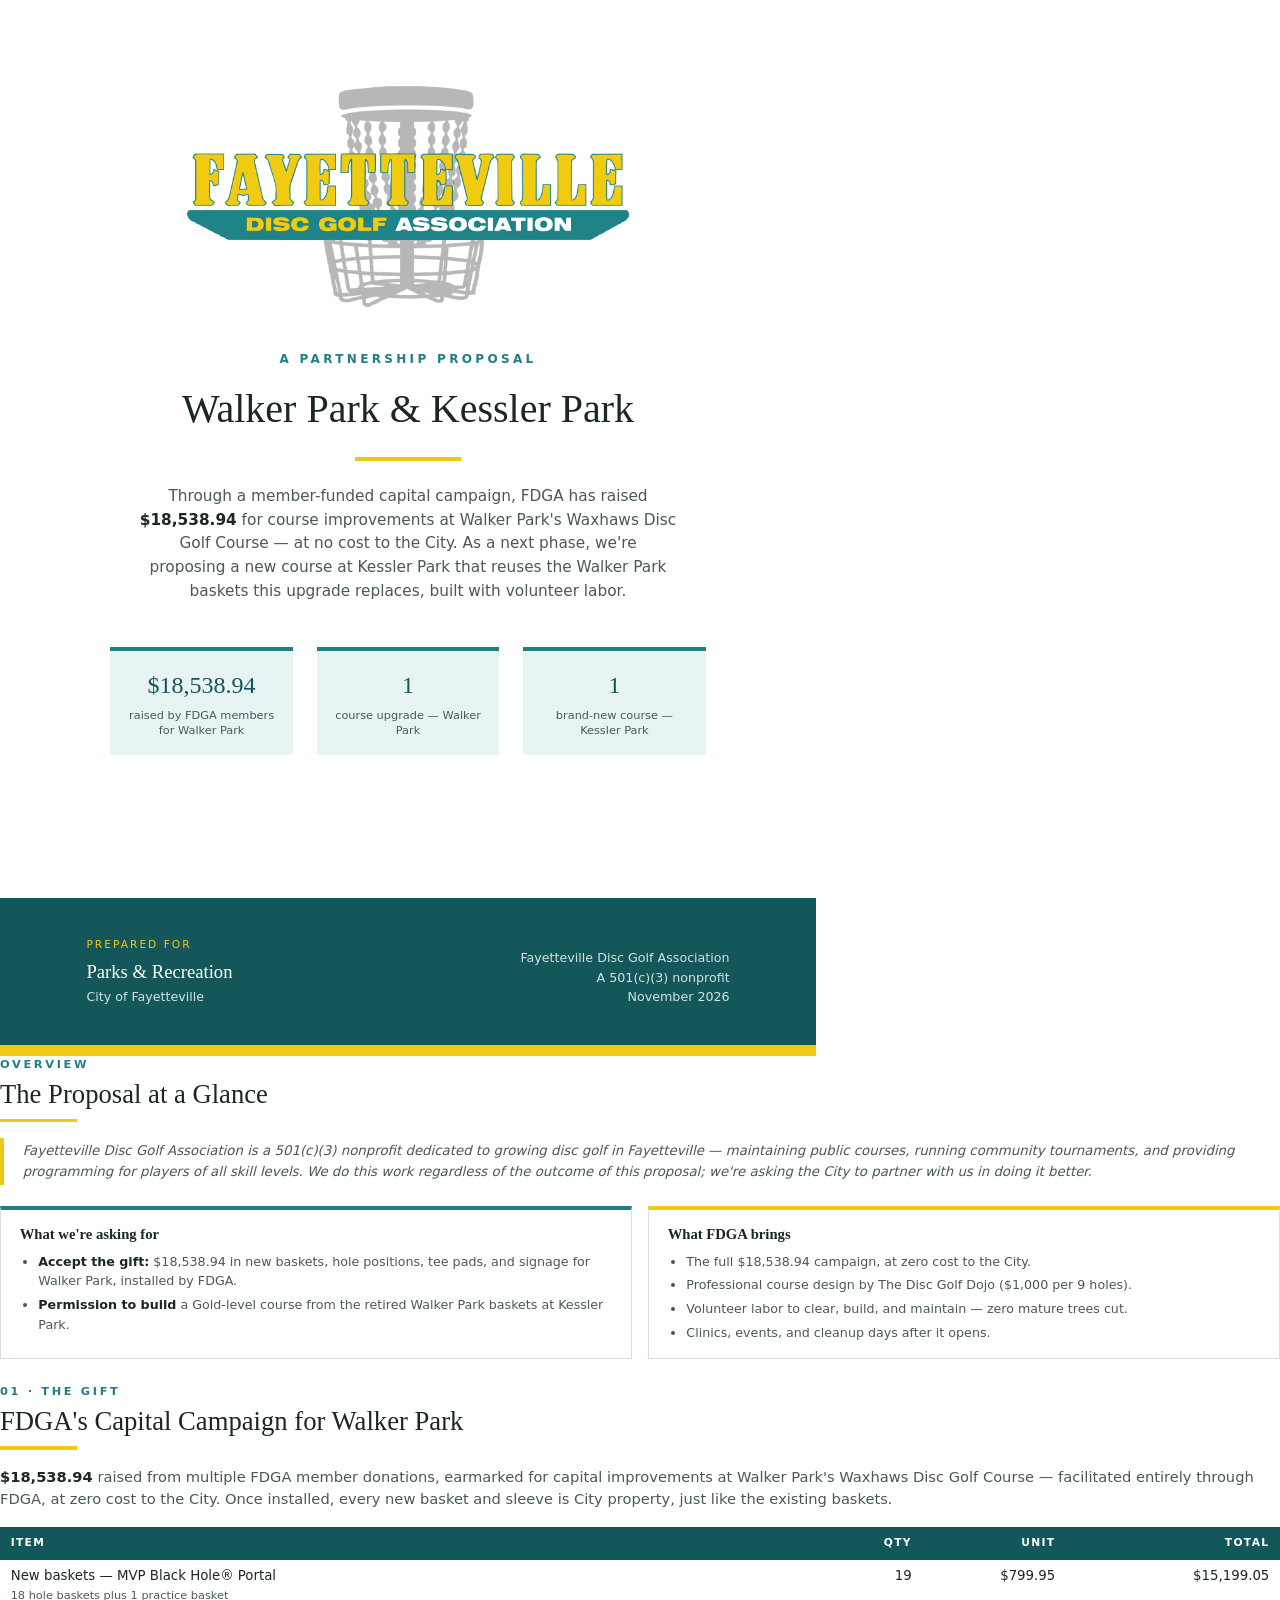
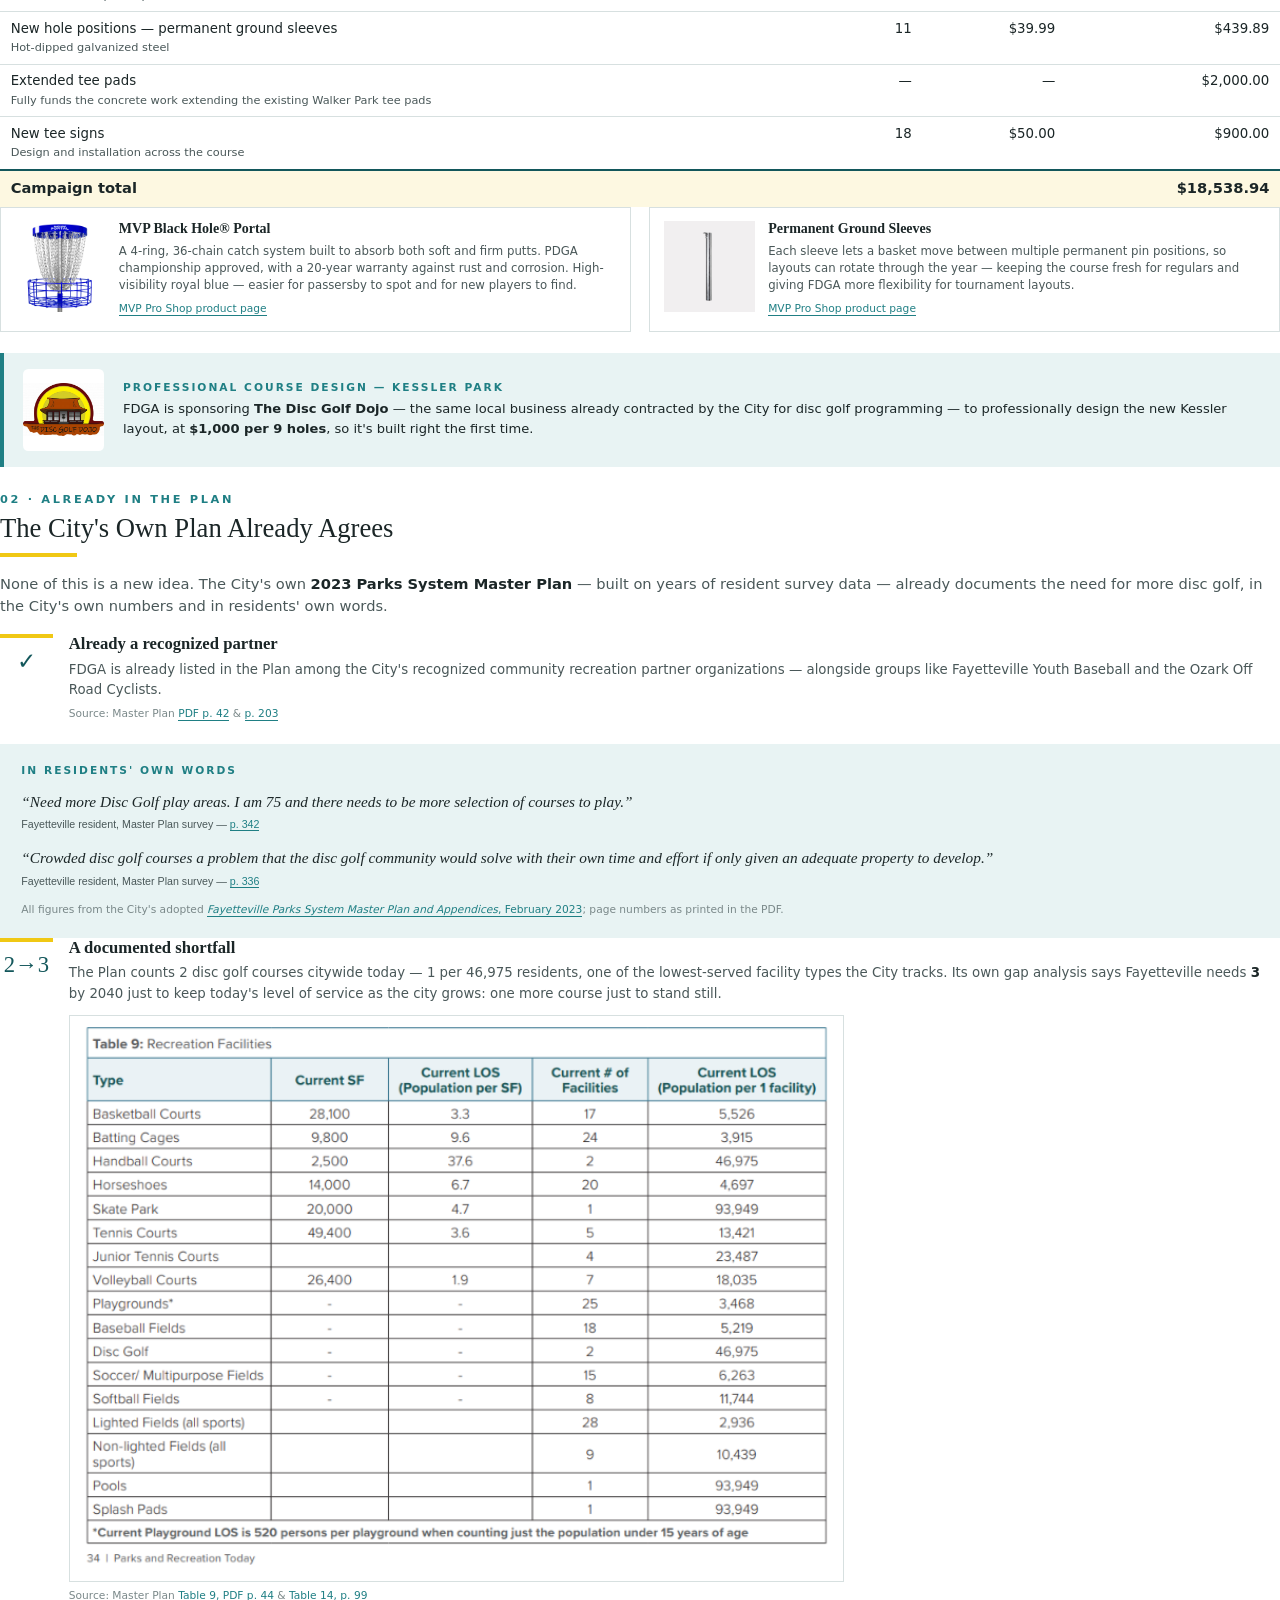
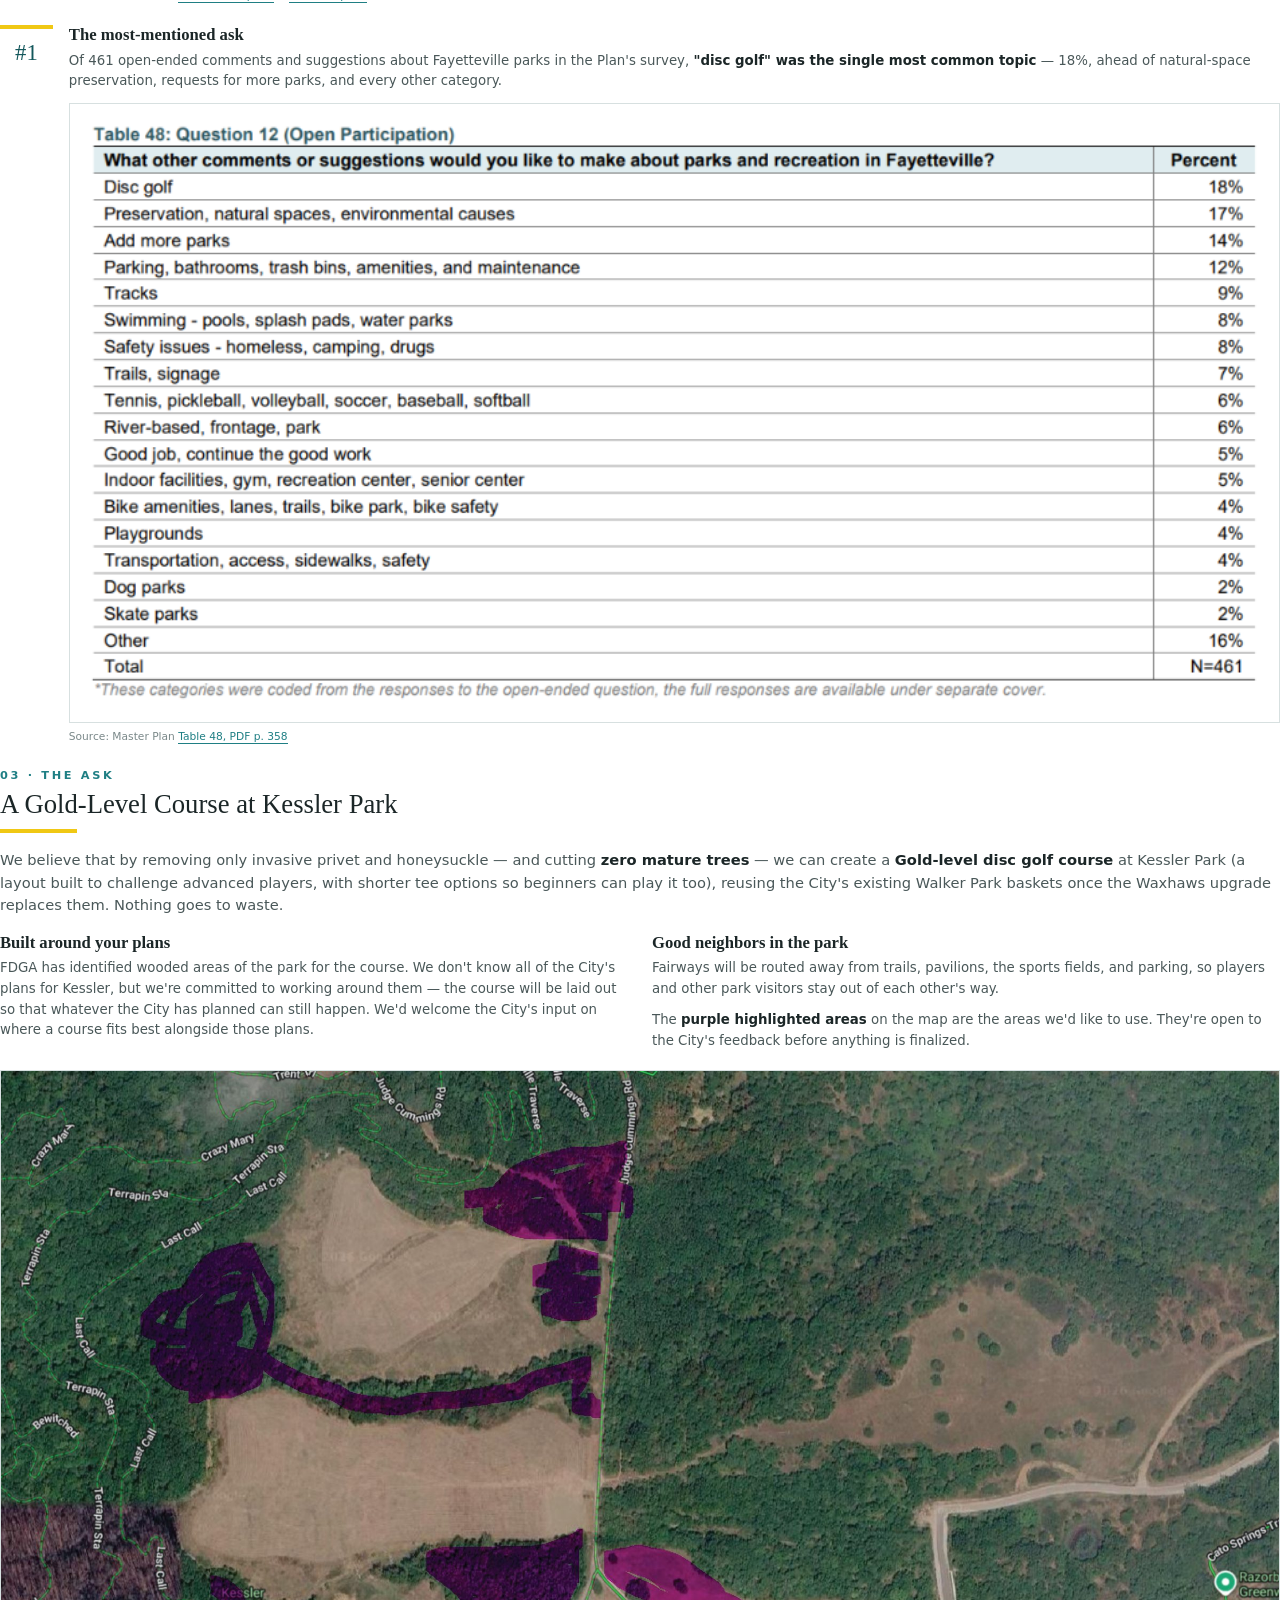
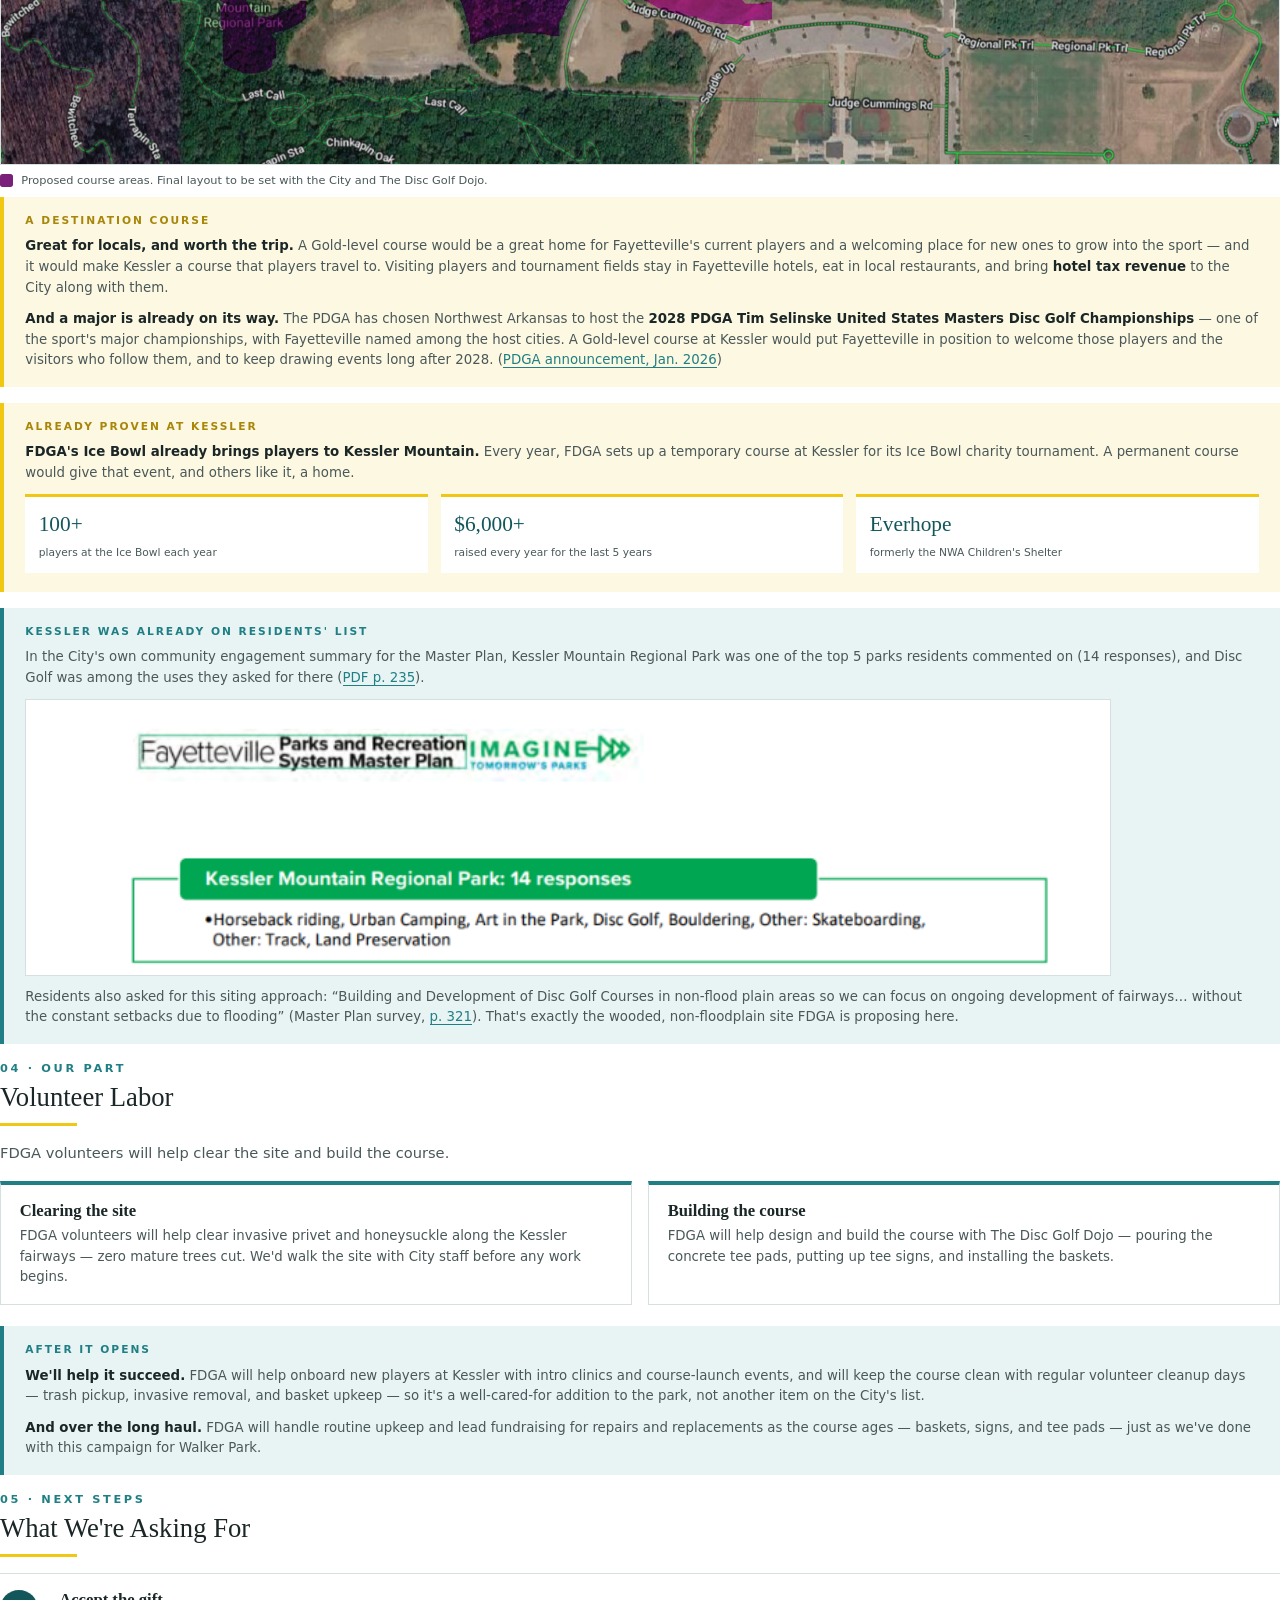
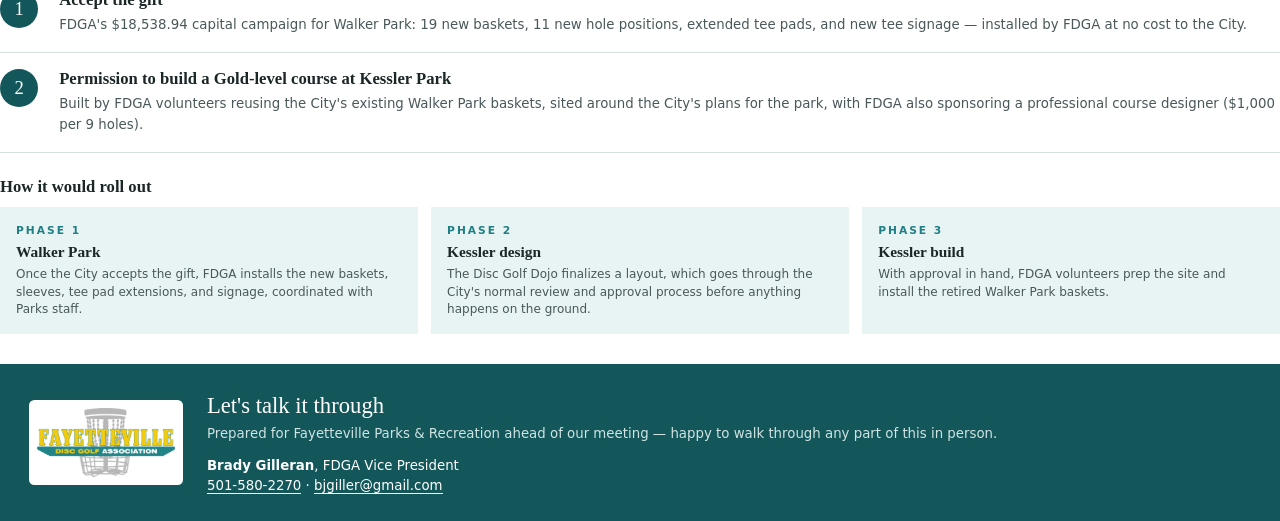
<file: fdga/pdf/proposal.html>
<!DOCTYPE html>
<html lang="en">
<head>
<meta charset="UTF-8">
<meta name="robots" content="noindex, nofollow">
<title>FDGA Partnership Proposal — Walker Park &amp; Kessler Park</title>
<style>
  :root {
    --teal: #1f7f84;
    --teal-dark: #13575b;
    --teal-tint: #e8f3f3;
    --gold: #f0c814;
    --gold-ink: #a8860a;
    --gold-tint: #fdf8e1;
    --ink: #1b2627;
    --ink-soft: #4a5859;
    --rule: #d7e0e0;
  }

  @page {
    size: Letter;
    margin: 0.7in 0.75in 0.75in;
    @bottom-left {
      content: "Fayetteville Disc Golf Association  ·  Partnership Proposal";
      font: 8pt 'Segoe UI', sans-serif;
      color: #8a9697;
    }
    @bottom-right {
      content: "Page " counter(page) " of " counter(pages);
      font: 8pt 'Segoe UI', sans-serif;
      color: #8a9697;
    }
  }
  @page :first {
    margin: 0;
    @bottom-left { content: none; }
    @bottom-right { content: none; }
  }

  * { margin: 0; padding: 0; box-sizing: border-box; }
  html { -webkit-print-color-adjust: exact; print-color-adjust: exact; }
  body {
    font-family: 'Segoe UI', system-ui, sans-serif;
    font-size: 10.5pt;
    line-height: 1.55;
    color: var(--ink);
  }
  h1, h2, h3 { font-family: Georgia, 'Times New Roman', serif; line-height: 1.2; color: var(--ink); }
  a { color: var(--teal); text-decoration: none; border-bottom: 0.5pt solid currentColor; }
  p + p { margin-top: 8pt; }
  strong { color: var(--ink); }

  /* ---------- Cover ---------- */
  .cover {
    width: 8.5in;
    height: 11in;
    position: relative;
    display: flex;
    flex-direction: column;
    break-after: page;
    overflow: hidden;
  }
  .cover-top {
    flex: 1;
    padding: 0.9in 0.9in 0;
    display: flex;
    flex-direction: column;
    align-items: center;
    text-align: center;
  }
  .cover-logo { width: 4.6in; margin-bottom: 0.45in; }
  .cover-label {
    font-size: 9pt;
    font-weight: 700;
    letter-spacing: 2.5pt;
    text-transform: uppercase;
    color: var(--teal);
    margin-bottom: 12pt;
  }
  .cover h1 { font-size: 30pt; font-weight: normal; margin-bottom: 14pt; }
  .cover-rule { width: 1.1in; height: 3pt; background: var(--gold); margin: 4pt auto 18pt; }
  .cover-intro { font-size: 11.5pt; color: var(--ink-soft); max-width: 5.6in; }
  .cover-figures {
    display: flex;
    gap: 0.25in;
    margin-top: 0.45in;
  }
  .cover-figure {
    width: 1.9in;
    padding: 12pt 10pt;
    border-top: 3pt solid var(--teal);
    background: var(--teal-tint);
  }
  .cover-figure b {
    display: block;
    font-family: Georgia, serif;
    font-size: 18pt;
    font-weight: normal;
    color: var(--teal-dark);
  }
  .cover-figure span { font-size: 8.5pt; color: var(--ink-soft); line-height: 1.35; display: block; margin-top: 3pt; }
  .cover-bottom {
    background: var(--teal-dark);
    color: #fff;
    padding: 0.4in 0.9in;
    display: flex;
    justify-content: space-between;
    align-items: flex-end;
  }
  .cover-bottom .prepared { font-size: 8pt; letter-spacing: 1.5pt; text-transform: uppercase; color: var(--gold); margin-bottom: 4pt; }
  .cover-bottom .names { font-family: Georgia, serif; font-size: 14pt; }
  .cover-bottom .org { font-size: 9.5pt; color: #cfe3e3; }
  .cover-bottom .right { text-align: right; font-size: 9.5pt; color: #cfe3e3; }
  .cover-stripe { height: 8pt; background: var(--gold); }

  /* ---------- Sections ---------- */
  .section { break-before: page; }
  .section.flow { break-before: auto; margin-top: 18pt; }
  .kicker {
    font-size: 8.5pt;
    font-weight: 700;
    letter-spacing: 2pt;
    text-transform: uppercase;
    color: var(--teal);
  }
  .section h2 { font-size: 20pt; font-weight: normal; margin: 3pt 0 7pt; }
  .section-rule { width: 0.8in; height: 2.5pt; background: var(--gold); margin-bottom: 12pt; }
  .lead { font-size: 11pt; color: var(--ink-soft); margin-bottom: 12pt; }
  h3 { font-size: 12.5pt; margin-bottom: 4pt; }
  .muted { color: var(--ink-soft); }
  .avoid { break-inside: avoid; }

  /* Mission */
  .mission {
    border-left: 3pt solid var(--gold);
    padding: 2pt 0 2pt 14pt;
    font-style: italic;
    color: var(--ink-soft);
    margin-bottom: 16pt; font-size: 10pt;
  }

  /* At a glance */
  .glance {
    display: grid;
    grid-template-columns: 1fr 1fr;
    gap: 12pt;
    margin-bottom: 4pt;
  }
  .glance-box { padding: 12pt 14pt; border: 0.75pt solid var(--rule); border-top: 3pt solid var(--teal); }
  .glance-box.gold { border-top-color: var(--gold); }
  .glance-box h3 { font-size: 11pt; margin-bottom: 6pt; }
  .glance-box ul { padding-left: 14pt; font-size: 9.5pt; color: var(--ink-soft); }
  .glance-box li + li { margin-top: 3pt; }

  /* Cost table */
  table.costs { width: 100%; border-collapse: collapse; margin: 2pt 0 0; font-size: 10pt; }
  .costs th {
    text-align: left;
    font-size: 8pt;
    letter-spacing: 1pt;
    text-transform: uppercase;
    color: #fff;
    background: var(--teal-dark);
    padding: 6pt 8pt;
  }
  .costs td { padding: 5pt 8pt; border-bottom: 0.75pt solid var(--rule); vertical-align: top; }
  .costs td.num, .costs th.num { text-align: right; white-space: nowrap; }
  .costs td small { display: block; color: var(--ink-soft); font-size: 8.5pt; }
  .costs tr.total td {
    border-bottom: none;
    border-top: 1.5pt solid var(--teal-dark);
    font-weight: 700;
    font-size: 11pt;
    background: var(--gold-tint);
  }

  /* Products */
  .products { display: grid; grid-template-columns: 1fr 1fr; gap: 14pt; margin-bottom: 16pt; }
  .product { display: flex; gap: 10pt; align-items: flex-start; border: 0.75pt solid var(--rule); padding: 10pt; }
  .product img { width: 0.95in; height: 0.95in; object-fit: contain; flex-shrink: 0; }
  .product h3 { font-size: 10.5pt; }
  .product p { font-size: 8.8pt; color: var(--ink-soft); line-height: 1.45; }
  .product .src { font-size: 8pt; margin-top: 5pt; }

  .partner {
    display: flex;
    gap: 14pt;
    align-items: center;
    background: var(--teal-tint);
    padding: 12pt 14pt;
    border-left: 3pt solid var(--teal);
  }
  .partner img { width: 0.85in; height: 0.85in; object-fit: contain; background: #fff; border-radius: 4pt; flex-shrink: 0; }
  .partner .label { font-size: 8pt; font-weight: 700; letter-spacing: 1.5pt; text-transform: uppercase; color: var(--teal); }
  .partner p { font-size: 9.8pt; margin-top: 2pt; }

  /* Findings */
  .finding { display: grid; grid-template-columns: 0.55in 1fr; gap: 12pt; margin-bottom: 16pt; break-inside: avoid; }
  .finding-num {
    font-family: Georgia, serif;
    font-size: 17pt;
    color: var(--teal-dark);
    border-top: 3pt solid var(--gold);
    padding-top: 4pt;
    text-align: center;
  }
  .finding p { font-size: 10pt; color: var(--ink-soft); }
  .exhibit { margin-top: 8pt; border: 0.75pt solid var(--rule); padding: 6pt; background: #fff; }
  .exhibit img { display: block; width: 100%; }
  .exhibit.narrow { width: 64%; }
  .cite { font-size: 8pt; color: #7a8889; margin-top: 4pt; }

  .quotes { background: var(--teal-tint); padding: 14pt 16pt; break-inside: avoid; }
  .quotes .label { font-size: 8pt; font-weight: 700; letter-spacing: 1.5pt; text-transform: uppercase; color: var(--teal); margin-bottom: 8pt; }
  .quotes blockquote { font-family: Georgia, serif; font-size: 11.5pt; font-style: italic; color: var(--ink); }
  .quotes blockquote + blockquote { margin-top: 10pt; }
  .quotes cite { display: block; font-family: 'Segoe UI', sans-serif; font-style: normal; font-size: 8pt; color: var(--ink-soft); margin-top: 2pt; }

  /* Kessler */
  .two-col { display: grid; grid-template-columns: 1fr 1fr; gap: 18pt; margin-bottom: 14pt; }
  .two-col p { font-size: 10pt; color: var(--ink-soft); }
  .map { break-inside: avoid; margin-bottom: 6pt; }
  .map img { display: block; width: 100%; border: 0.75pt solid var(--rule); }
  .map-caption { font-size: 8.5pt; color: var(--ink-soft); margin-top: 5pt; display: flex; align-items: center; gap: 6pt; }
  .swatch { display: inline-block; width: 10pt; height: 10pt; background: #7a1f7a; border-radius: 2pt; }

  .callout {
    border-left: 3pt solid var(--gold);
    background: var(--gold-tint);
    padding: 12pt 16pt;
    margin-bottom: 12pt;
    break-inside: avoid;
  }
  .callout.teal { border-left-color: var(--teal); background: var(--teal-tint); }
  .callout .label { font-size: 8pt; font-weight: 700; letter-spacing: 1.5pt; text-transform: uppercase; color: var(--gold-ink); margin-bottom: 5pt; }
  .callout.teal .label { color: var(--teal); }
  .callout p { font-size: 10pt; color: var(--ink-soft); }
  .callout .exhibit { width: 88%; margin: 8pt 0; }

  .stats { display: flex; gap: 10pt; margin: 8pt 0 2pt; }
  .stat { flex: 1; background: #fff; padding: 8pt 10pt; border-top: 2.5pt solid var(--gold); }
  .stat b { display: block; font-family: Georgia, serif; font-size: 16pt; font-weight: normal; color: var(--teal-dark); }
  .stat span { font-size: 8pt; color: var(--ink-soft); }

  /* Labor */
  .cards { display: grid; grid-template-columns: 1fr 1fr; gap: 12pt; }
  .card { border: 0.75pt solid var(--rule); border-top: 3pt solid var(--teal); padding: 12pt 14pt; break-inside: avoid; }
  .card p { font-size: 10pt; color: var(--ink-soft); }

  /* Asks */
  .asks { list-style: none; margin-bottom: 18pt; }
  .asks li { display: grid; grid-template-columns: 0.45in 1fr; gap: 12pt; padding: 12pt 0; border-bottom: 0.75pt solid var(--rule); break-inside: avoid; }
  .asks li:first-child { border-top: 0.75pt solid var(--rule); }
  .ask-num {
    width: 0.4in; height: 0.4in; border-radius: 50%;
    background: var(--teal-dark); color: #fff;
    font-family: Georgia, serif; font-size: 14pt;
    display: flex; align-items: center; justify-content: center;
  }
  .asks p { font-size: 10pt; color: var(--ink-soft); }

  .timeline { display: grid; grid-template-columns: repeat(3, 1fr); gap: 10pt; margin-bottom: 22pt; break-inside: avoid; }
  .phase { background: var(--teal-tint); padding: 12pt; position: relative; }
  .phase .p-label { font-size: 8pt; font-weight: 700; letter-spacing: 1.5pt; text-transform: uppercase; color: var(--teal); }
  .phase h3 { font-size: 11.5pt; margin: 2pt 0 4pt; }
  .phase p { font-size: 9pt; color: var(--ink-soft); line-height: 1.45; }

  .closing {
    background: var(--teal-dark);
    color: #fff;
    padding: 18pt 22pt;
    display: flex;
    align-items: center;
    gap: 18pt;
    break-inside: avoid;
  }
  .closing img { width: 1.6in; background: #fff; padding: 6pt; border-radius: 4pt; flex-shrink: 0; }
  .closing h2 { color: #fff; font-size: 17pt; font-weight: normal; margin-bottom: 4pt; }
  .closing p { color: #cfe3e3; font-size: 10pt; }
  .closing p.contact { color: #fff; margin-top: 8pt; }
  .closing p.contact a, .closing p.contact strong { color: #fff; text-decoration: none; }
</style>
</head>
<body>

<!-- ============ COVER ============ -->
<section class="cover">
  <div class="cover-top">
    <img class="cover-logo" src="../images/fdga-logo.png" alt="Fayetteville Disc Golf Association">
    <div class="cover-label">A Partnership Proposal</div>
    <h1>Walker Park &amp; Kessler Park</h1>
    <div class="cover-rule"></div>
    <p class="cover-intro">
      Through a member-funded capital campaign, FDGA has raised <strong>$18,538.94</strong> for
      course improvements at Walker Park's Waxhaws Disc Golf Course — at no cost to the City. As a
      next phase, we're proposing a new course at Kessler Park that reuses the Walker Park baskets
      this upgrade replaces, built with volunteer labor.
    </p>
    <div class="cover-figures">
      <div class="cover-figure"><b>$18,538.94</b><span>raised by FDGA members for Walker Park</span></div>
      <div class="cover-figure"><b>1</b><span>course upgrade — Walker Park</span></div>
      <div class="cover-figure"><b>1</b><span>brand-new course — Kessler Park</span></div>
    </div>
  </div>
  <div class="cover-bottom">
    <div>
      <div class="prepared">Prepared for</div>
      <div class="names">Parks &amp; Recreation</div>
      <div class="org">City of Fayetteville</div>
    </div>
    <div class="right">
      Fayetteville Disc Golf Association<br>
      A 501(c)(3) nonprofit<br>
      November 2026
    </div>
  </div>
  <div class="cover-stripe"></div>
</section>

<!-- ============ OVERVIEW + 01 THE GIFT ============ -->
<section class="section">
  <div class="kicker">Overview</div>
  <h2>The Proposal at a Glance</h2>
  <div class="section-rule"></div>
  <p class="mission">
    Fayetteville Disc Golf Association is a 501(c)(3) nonprofit dedicated to growing disc golf in
    Fayetteville — maintaining public courses, running community tournaments, and providing
    programming for players of all skill levels. We do this work regardless of the outcome of this
    proposal; we're asking the City to partner with us in doing it better.
  </p>
  <div class="glance">
    <div class="glance-box">
      <h3>What we're asking for</h3>
      <ul>
        <li><strong>Accept the gift:</strong> $18,538.94 in new baskets, hole positions, tee pads,
          and signage for Walker Park, installed by FDGA.</li>
        <li><strong>Permission to build</strong> a Gold-level course from the retired
          Walker Park baskets at Kessler Park.</li>
      </ul>
    </div>
    <div class="glance-box gold">
      <h3>What FDGA brings</h3>
      <ul>
        <li>The full $18,538.94 campaign, at zero cost to the City.</li>
        <li>Professional course design by The Disc Golf Dojo ($1,000 per 9 holes).</li>
        <li>Volunteer labor to clear, build, and maintain — zero mature trees cut.</li>
        <li>Clinics, events, and cleanup days after it opens.</li>
      </ul>
    </div>
  </div>

  <div class="section flow">
    <div class="kicker">01 · The Gift</div>
    <h2>FDGA's Capital Campaign for Walker Park</h2>
    <div class="section-rule"></div>
    <p class="lead">
      <strong>$18,538.94</strong> raised from multiple FDGA member donations, earmarked for capital
      improvements at Walker Park's Waxhaws Disc Golf Course — facilitated entirely through FDGA,
      at zero cost to the City. Once installed, every new basket and sleeve is City property, just
      like the existing baskets.
    </p>

    <table class="costs avoid">
      <thead>
        <tr><th>Item</th><th class="num">Qty</th><th class="num">Unit</th><th class="num">Total</th></tr>
      </thead>
      <tbody>
        <tr>
          <td>New baskets — MVP Black Hole&reg; Portal<small>18 hole baskets plus 1 practice basket</small></td>
          <td class="num">19</td><td class="num">$799.95</td><td class="num">$15,199.05</td>
        </tr>
        <tr>
          <td>New hole positions — permanent ground sleeves<small>Hot-dipped galvanized steel</small></td>
          <td class="num">11</td><td class="num">$39.99</td><td class="num">$439.89</td>
        </tr>
        <tr>
          <td>Extended tee pads<small>Fully funds the concrete work extending the existing Walker Park tee pads</small></td>
          <td class="num">—</td><td class="num">—</td><td class="num">$2,000.00</td>
        </tr>
        <tr>
          <td>New tee signs<small>Design and installation across the course</small></td>
          <td class="num">18</td><td class="num">$50.00</td><td class="num">$900.00</td>
        </tr>
        <tr class="total">
          <td>Campaign total</td><td></td><td></td><td class="num">$18,538.94</td>
        </tr>
      </tbody>
    </table>
  </div>
</section>

<section class="section">
  <div class="products">
    <div class="product">
      <img src="../images/gift/basket-portal-blue.jpg" alt="MVP Black Hole Portal basket">
      <div>
        <h3>MVP Black Hole&reg; Portal</h3>
        <p>A 4-ring, 36-chain catch system built to absorb both soft and firm putts. PDGA
          championship approved, with a 20-year warranty against rust and corrosion. High-visibility
          royal blue — easier for passersby to spot and for new players to find.</p>
        <div class="src"><a href="https://mvpproshop.com/products/mvp-black-hole-portal">MVP Pro Shop product page</a></div>
      </div>
    </div>
    <div class="product">
      <img src="../images/gift/ground-sleeve.png" alt="Permanent ground sleeve">
      <div>
        <h3>Permanent Ground Sleeves</h3>
        <p>Each sleeve lets a basket move between multiple permanent pin positions, so layouts can
          rotate through the year — keeping the course fresh for regulars and giving FDGA more
          flexibility for tournament layouts.</p>
        <div class="src"><a href="https://mvpproshop.com/products/permanent-ground-sleeve-hot-dipped-galvanized">MVP Pro Shop product page</a></div>
      </div>
    </div>
  </div>

  <div class="partner avoid">
    <img src="../images/partners/disc-golf-dojo.jpg" alt="The Disc Golf Dojo">
    <div>
      <div class="label">Professional Course Design — Kessler Park</div>
      <p>FDGA is sponsoring <strong>The Disc Golf Dojo</strong> — the same local business already
        contracted by the City for disc golf programming — to professionally design the new Kessler
        layout, at <strong>$1,000 per 9 holes</strong>, so it's built right the first time.</p>
    </div>
  </div>

  <!-- ============ 02 MASTER PLAN ============ -->
  <div class="section flow">
    <div class="kicker">02 · Already in the Plan</div>
    <h2>The City's Own Plan Already Agrees</h2>
    <div class="section-rule"></div>
    <p class="lead">
      None of this is a new idea. The City's own <strong>2023 Parks System Master Plan</strong> —
      built on years of resident survey data — already documents the need for more disc golf, in
      the City's own numbers and in residents' own words.
    </p>

    <div class="finding">
      <div class="finding-num">&#10003;</div>
      <div>
        <h3>Already a recognized partner</h3>
        <p>FDGA is already listed in the Plan among the City's recognized community recreation
          partner organizations — alongside groups like Fayetteville Youth Baseball and the Ozark Off
          Road Cyclists.</p>
        <div class="cite">Source: Master Plan <a href="https://www.fayetteville-ar.gov/DocumentCenter/View/28916/Fayetteville-Parks-System-Master-Plan-and-Appendices-February-2023#page=42">PDF p. 42</a>
          &amp; <a href="https://www.fayetteville-ar.gov/DocumentCenter/View/28916/Fayetteville-Parks-System-Master-Plan-and-Appendices-February-2023#page=203">p. 203</a></div>
      </div>
    </div>
    <div class="quotes">
      <div class="label">In residents' own words</div>
      <blockquote>&ldquo;Need more Disc Golf play areas. I am 75 and there needs to be more selection of courses to play.&rdquo;
        <cite>Fayetteville resident, Master Plan survey — <a href="https://www.fayetteville-ar.gov/DocumentCenter/View/28916/Fayetteville-Parks-System-Master-Plan-and-Appendices-February-2023#page=342">p. 342</a></cite>
      </blockquote>
      <blockquote>&ldquo;Crowded disc golf courses a problem that the disc golf community would solve
        with their own time and effort if only given an adequate property to develop.&rdquo;
        <cite>Fayetteville resident, Master Plan survey — <a href="https://www.fayetteville-ar.gov/DocumentCenter/View/28916/Fayetteville-Parks-System-Master-Plan-and-Appendices-February-2023#page=336">p. 336</a></cite>
      </blockquote>
      <p class="cite" style="margin-top:10pt">All figures from the City's adopted
        <a href="https://www.fayetteville-ar.gov/DocumentCenter/View/28916/Fayetteville-Parks-System-Master-Plan-and-Appendices-February-2023"><em>Fayetteville Parks System Master Plan and Appendices</em>, February 2023</a>; page numbers as printed in the PDF.</p>
    </div>
  </div>
</section>

<section class="section">
  <div class="finding">
    <div class="finding-num">2→3</div>
    <div>
      <h3>A documented shortfall</h3>
      <p>The Plan counts 2 disc golf courses citywide today — 1 per 46,975 residents, one of the
        lowest-served facility types the City tracks. Its own gap analysis says Fayetteville
        needs <strong>3</strong> by 2040 just to keep today's level of service as the city grows:
        one more course just to stand still.</p>
      <div class="exhibit narrow"><img src="../images/plan/table-9.png" alt="Master Plan Table 9"></div>
      <div class="cite">Source: Master Plan <a href="https://www.fayetteville-ar.gov/DocumentCenter/View/28916/Fayetteville-Parks-System-Master-Plan-and-Appendices-February-2023#page=44">Table 9, PDF p. 44</a>
        &amp; <a href="https://www.fayetteville-ar.gov/DocumentCenter/View/28916/Fayetteville-Parks-System-Master-Plan-and-Appendices-February-2023#page=99">Table 14, p. 99</a></div>
    </div>
  </div>

  <div class="finding">
    <div class="finding-num">#1</div>
    <div>
      <h3>The most-mentioned ask</h3>
      <p>Of 461 open-ended comments and suggestions about Fayetteville parks in the Plan's survey,
        <strong>"disc golf" was the single most common topic</strong> — 18%, ahead of
        natural-space preservation, requests for more parks, and every other category.</p>
      <div class="exhibit"><img src="../images/plan/table-48.png" alt="Master Plan Table 48"></div>
      <div class="cite">Source: Master Plan <a href="https://www.fayetteville-ar.gov/DocumentCenter/View/28916/Fayetteville-Parks-System-Master-Plan-and-Appendices-February-2023#page=358">Table 48, PDF p. 358</a></div>
    </div>
  </div>

</section>

<!-- ============ 03 KESSLER ============ -->
<section class="section">
  <div class="kicker">03 · The Ask</div>
  <h2>A Gold-Level Course at Kessler Park</h2>
  <div class="section-rule"></div>
  <p class="lead">
    We believe that by removing only invasive privet and honeysuckle — and cutting
    <strong>zero mature trees</strong> — we can create a <strong>Gold-level disc golf
    course</strong> at Kessler Park (a layout built to challenge advanced players, with shorter tee
    options so beginners can play it too), reusing the City's existing Walker Park baskets once the
    Waxhaws upgrade replaces them. Nothing goes to waste.
  </p>

  <div class="two-col">
    <div>
      <h3>Built around your plans</h3>
      <p>FDGA has identified wooded areas of the park for the course. We don't know all of the
        City's plans for Kessler, but we're committed to working around them — the course will be
        laid out so that whatever the City has planned can still happen. We'd welcome the City's
        input on where a course fits best alongside those plans.</p>
    </div>
    <div>
      <h3>Good neighbors in the park</h3>
      <p>Fairways will be routed away from trails, pavilions, the sports fields, and parking, so
        players and other park visitors stay out of each other's way.</p>
      <p>The <strong>purple highlighted areas</strong> on the map are the areas we'd like to use.
        They're open to the City's feedback before anything is finalized.</p>
    </div>
  </div>

  <div class="map">
    <img src="../images/map/kessler-areas.jpg" alt="Aerial map of Kessler Mountain Regional Park with proposed course areas highlighted in purple">
    <div class="map-caption"><span class="swatch"></span> Proposed course areas. Final layout to be
      set with the City and The Disc Golf Dojo.</div>
  </div>
</section>

<section class="section">
  <div class="callout">
    <div class="label">A Destination Course</div>
    <p><strong>Great for locals, and worth the trip.</strong> A Gold-level course would be a great
      home for Fayetteville's current players and a welcoming place for new ones to grow into the
      sport — and it would make Kessler a course that players travel to. Visiting players and
      tournament fields stay in Fayetteville hotels, eat in local restaurants, and bring
      <strong>hotel tax revenue</strong> to the City along with them.</p>
    <p><strong>And a major is already on its way.</strong> The PDGA has chosen Northwest Arkansas to
      host the <strong>2028 PDGA Tim Selinske United States Masters Disc Golf
      Championships</strong> — one of the sport's major championships, with Fayetteville named
      among the host cities. A Gold-level course at Kessler would put Fayetteville in position to
      welcome those players and the visitors who follow them, and to keep drawing events long after
      2028. (<a href="https://www.pdga.com/news/major-announcement">PDGA announcement, Jan. 2026</a>)</p>
  </div>

  <div class="callout">
    <div class="label">Already Proven at Kessler</div>
    <p><strong>FDGA's Ice Bowl already brings players to Kessler Mountain.</strong> Every year, FDGA
      sets up a temporary course at Kessler for its Ice Bowl charity tournament. A permanent course
      would give that event, and others like it, a home.</p>
    <div class="stats">
      <div class="stat"><b>100+</b><span>players at the Ice Bowl each year</span></div>
      <div class="stat"><b>$6,000+</b><span>raised every year for the last 5 years</span></div>
      <div class="stat"><b>Everhope</b><span>formerly the NWA Children's Shelter</span></div>
    </div>
  </div>

  <div class="callout teal">
    <div class="label">Kessler Was Already on Residents' List</div>
    <p>In the City's own community engagement summary for the Master Plan, Kessler Mountain Regional
      Park was one of the top 5 parks residents commented on (14 responses), and Disc Golf was among the uses they asked for there
      (<a href="https://www.fayetteville-ar.gov/DocumentCenter/View/28916/Fayetteville-Parks-System-Master-Plan-and-Appendices-February-2023#page=235">PDF p. 235</a>).</p>
    <div class="exhibit"><img src="../images/plan/page-235-kessler.png" alt="Master Plan page 235, Kessler Mountain Regional Park responses"></div>
    <p>Residents also asked for this siting approach: &ldquo;Building and Development of Disc Golf
      Courses in non-flood plain areas so we can focus on ongoing development of fairways&hellip;
      without the constant setbacks due to flooding&rdquo; (Master Plan survey,
      <a href="https://www.fayetteville-ar.gov/DocumentCenter/View/28916/Fayetteville-Parks-System-Master-Plan-and-Appendices-February-2023#page=321">p. 321</a>).
      That's exactly the wooded, non-floodplain site FDGA is proposing here.</p>
  </div>
</section>

<!-- ============ 04 LABOR + 05 NEXT STEPS ============ -->
<section class="section">
  <div class="kicker">04 · Our Part</div>
  <h2>Volunteer Labor</h2>
  <div class="section-rule"></div>
  <p class="lead">FDGA volunteers will help clear the site and build the course.</p>
  <div class="cards">
    <div class="card">
      <h3>Clearing the site</h3>
      <p>FDGA volunteers will help clear invasive privet and honeysuckle along the Kessler fairways
        — zero mature trees cut. We'd walk the site with City staff before any work begins.</p>
    </div>
    <div class="card">
      <h3>Building the course</h3>
      <p>FDGA will help design and build the course with The Disc Golf Dojo — pouring the concrete
        tee pads, putting up tee signs, and installing the baskets.</p>
    </div>
  </div>

  <div class="callout teal" style="margin-top:16pt">
    <div class="label">After It Opens</div>
    <p><strong>We'll help it succeed.</strong> FDGA will help onboard new players at Kessler with
      intro clinics and course-launch events, and will keep the course clean with regular volunteer
      cleanup days — trash pickup, invasive removal, and basket upkeep — so it's a well-cared-for
      addition to the park, not another item on the City's list.</p>
    <p><strong>And over the long haul.</strong> FDGA will handle routine upkeep and lead fundraising
      for repairs and replacements as the course ages — baskets, signs, and tee pads — just as
      we've done with this campaign for Walker Park.</p>
  </div>

</section>

<section class="section">
  <div>
    <div class="kicker">05 · Next Steps</div>
    <h2>What We're Asking For</h2>
    <div class="section-rule"></div>
    <ol class="asks">
      <li>
        <div class="ask-num">1</div>
        <div>
          <h3>Accept the gift</h3>
          <p>FDGA's $18,538.94 capital campaign for Walker Park: 19 new baskets, 11 new hole
            positions, extended tee pads, and new tee signage — installed by FDGA at no cost to the
            City.</p>
        </div>
      </li>
      <li>
        <div class="ask-num">2</div>
        <div>
          <h3>Permission to build a Gold-level course at Kessler Park</h3>
          <p>Built by FDGA volunteers reusing the City's existing Walker Park baskets, sited around
            the City's plans for the park, with FDGA also sponsoring a professional course designer
            ($1,000 per 9 holes).</p>
        </div>
      </li>
    </ol>

    <h3 style="margin-bottom:8pt">How it would roll out</h3>
    <div class="timeline">
      <div class="phase">
        <div class="p-label">Phase 1</div>
        <h3>Walker Park</h3>
        <p>Once the City accepts the gift, FDGA installs the new baskets, sleeves, tee pad
          extensions, and signage, coordinated with Parks staff.</p>
      </div>
      <div class="phase">
        <div class="p-label">Phase 2</div>
        <h3>Kessler design</h3>
        <p>The Disc Golf Dojo finalizes a layout, which goes through the City's normal review and
          approval process before anything happens on the ground.</p>
      </div>
      <div class="phase">
        <div class="p-label">Phase 3</div>
        <h3>Kessler build</h3>
        <p>With approval in hand, FDGA volunteers prep the site and install the retired Walker Park
          baskets.</p>
      </div>
    </div>

    <div class="closing">
      <img src="../images/fdga-logo.png" alt="FDGA">
      <div>
        <h2>Let's talk it through</h2>
        <p>Prepared for Fayetteville Parks &amp; Recreation ahead of our meeting — happy to walk through any
          part of this in person.</p>
        <p class="contact"><strong>Brady Gilleran</strong>, FDGA Vice President<br>
          <a href="tel:+15015802270">501-580-2270</a> &middot; <a href="mailto:bjgiller@gmail.com">bjgiller@gmail.com</a></p>
      </div>
    </div>
  </div>
</section>

</body>
</html>
</file>
<file: alta/styles.css>
:root {
  --navy: #0f2138;
  --navy-soft: #17304d;
  --navy-deep: #0a1626;
  --slate: #3d5772;
  --accent: #d9722b;
  --accent-dark: #b85e20;
  --accent-light: #f2a35c;
  --bg: #ffffff;
  --bg-alt: #f5f6f8;
  --text: #23262b;
  --text-muted: #5a5f68;
  --border: #e3e5e8;
  --radius: 14px;
}

* { box-sizing: border-box; }

html {
  scroll-behavior: smooth;
}

html, body {
  margin: 0;
  padding: 0;
}

body {
  font-family: "Inter", "Segoe UI", Arial, Helvetica, sans-serif;
  color: var(--text);
  background: var(--bg);
  line-height: 1.6;
}

img { max-width: 100%; display: block; }

.wrap {
  max-width: 1120px;
  margin: 0 auto;
  padding: 0 24px;
}

/* Top utility bar */
.topbar {
  background: var(--navy-deep);
  color: #b7c2d0;
  font-size: 0.85rem;
}

.topbar-inner {
  display: flex;
  align-items: center;
  justify-content: space-between;
  padding: 8px 0;
}

.topbar a {
  color: #fff;
  text-decoration: none;
  font-weight: 600;
}
.topbar a:hover { text-decoration: underline; }

/* Header */
.site-header {
  border-bottom: 1px solid var(--border);
  position: sticky;
  top: 0;
  z-index: 50;
  background: #fff;
}

.header-inner {
  display: flex;
  align-items: center;
  justify-content: space-between;
  padding-top: 14px;
  padding-bottom: 14px;
  gap: 24px;
}

.logo {
  height: 48px;
  width: auto;
}

.site-nav {
  display: flex;
  gap: 26px;
  flex: 1;
  justify-content: center;
}

.site-nav a {
  color: var(--text);
  text-decoration: none;
  font-weight: 600;
  font-size: 0.92rem;
}
.site-nav a:hover { color: var(--navy); }

/* Buttons */
.btn {
  display: inline-block;
  padding: 13px 24px;
  border-radius: 8px;
  font-weight: 700;
  text-decoration: none;
  font-size: 0.95rem;
  transition: background-color 0.15s ease, color 0.15s ease, border-color 0.15s ease, transform 0.15s ease;
  white-space: nowrap;
  border: 2px solid transparent;
}

.btn-call {
  background: var(--navy);
  color: #fff;
}
.btn-call:hover { background: var(--navy-soft); }

.btn-primary {
  background: var(--accent);
  color: #fff;
}
.btn-primary:hover { background: var(--accent-dark); transform: translateY(-1px); }

.btn-outline {
  background: transparent;
  color: #fff;
  border-color: rgba(255, 255, 255, 0.4);
}
.btn-outline:hover { border-color: #fff; background: rgba(255, 255, 255, 0.08); }

/* Hero */
.hero {
  position: relative;
  background: var(--navy);
  color: #fff;
  padding: 96px 0;
  overflow: hidden;
}

.hero-dots {
  position: absolute;
  inset: 0;
  background-image: radial-gradient(rgba(255, 255, 255, 0.12) 1.5px, transparent 1.5px);
  background-size: 24px 24px;
  mask-image: linear-gradient(to bottom, rgba(0,0,0,0.9), transparent 85%);
  -webkit-mask-image: linear-gradient(to bottom, rgba(0,0,0,0.9), transparent 85%);
}

.hero-glow {
  position: absolute;
  top: -140px;
  right: -140px;
  width: 420px;
  height: 420px;
  border-radius: 50%;
  background: radial-gradient(circle, rgba(217, 114, 43, 0.35), transparent 70%);
}

.hero-inner {
  position: relative;
  display: grid;
  grid-template-columns: 1.2fr 0.8fr;
  gap: 56px;
  align-items: center;
}

.eyebrow {
  display: inline-flex;
  align-items: center;
  gap: 8px;
  color: var(--accent-light);
  text-transform: uppercase;
  letter-spacing: 0.08em;
  font-size: 0.82rem;
  font-weight: 700;
  margin: 0 0 18px;
}

.eyebrow-dot {
  width: 8px;
  height: 8px;
  border-radius: 50%;
  background: var(--accent);
  display: inline-block;
}

.hero h1 {
  font-size: 2.7rem;
  font-weight: 800;
  margin: 0 0 18px;
  letter-spacing: -0.01em;
  line-height: 1.15;
}

.hero-sub {
  color: #cfd6e0;
  font-size: 1.08rem;
  max-width: 560px;
  margin: 0 0 32px;
}

.hero-actions {
  display: flex;
  gap: 14px;
  flex-wrap: wrap;
}

.hero-panel {
  position: relative;
}

.stat-card {
  background: rgba(255, 255, 255, 0.07);
  border: 1px solid rgba(255, 255, 255, 0.16);
  backdrop-filter: blur(6px);
  border-radius: var(--radius);
  padding: 8px 28px;
}

.stat-row {
  display: flex;
  align-items: baseline;
  justify-content: space-between;
  gap: 16px;
  padding: 22px 0;
}

.stat-row + .stat-row {
  border-top: 1px solid rgba(255, 255, 255, 0.14);
}

.stat-num {
  font-size: 2.1rem;
  font-weight: 800;
  color: var(--accent-light);
}

.stat-label {
  color: #cfd6e0;
  font-size: 0.95rem;
  text-align: right;
  font-weight: 600;
}

/* Sections */
.section {
  padding: 84px 0;
}

.section-alt {
  background: var(--bg-alt);
}

.kicker {
  color: var(--accent-dark);
  text-transform: uppercase;
  letter-spacing: 0.08em;
  font-size: 0.8rem;
  font-weight: 800;
  margin: 0 0 10px;
}

h2 {
  font-size: 1.9rem;
  font-weight: 800;
  margin: 0 0 14px;
  color: var(--navy);
  letter-spacing: -0.01em;
}

.section-sub {
  color: var(--text-muted);
  font-size: 1.05rem;
  margin: 0 0 40px;
  max-width: 640px;
}

.section-head {
  display: flex;
  justify-content: space-between;
  align-items: flex-end;
  gap: 32px;
  flex-wrap: wrap;
}

.section-sub-tight {
  margin: 0 0 40px;
  max-width: 320px;
}

.cards {
  display: grid;
  grid-template-columns: repeat(auto-fit, minmax(220px, 1fr));
  gap: 20px;
  margin-top: 8px;
}

.card {
  background: #fff;
  border: 1px solid var(--border);
  border-radius: var(--radius);
  padding: 26px 24px;
  transition: transform 0.15s ease, box-shadow 0.15s ease;
}

.card:hover {
  transform: translateY(-3px);
  box-shadow: 0 12px 24px rgba(15, 33, 56, 0.08);
}

.card h3 {
  margin: 0 0 8px;
  font-size: 1.08rem;
  color: var(--navy);
}

.card p {
  margin: 0;
  color: var(--text-muted);
  font-size: 0.95rem;
}

.icon {
  display: inline-flex;
  align-items: center;
  justify-content: center;
  width: 46px;
  height: 46px;
  border-radius: 12px;
  background: rgba(217, 114, 43, 0.12);
  color: var(--accent-dark);
  margin-bottom: 16px;
}

.icon svg { width: 24px; height: 24px; }

.icon-sm {
  width: 40px;
  height: 40px;
  border-radius: 10px;
}
.icon-sm svg { width: 20px; height: 20px; }

/* Statement */
.statement {
  background: var(--bg);
  padding: 72px 0;
  border-top: 1px solid var(--border);
  border-bottom: 1px solid var(--border);
}

.statement-inner {
  display: grid;
  grid-template-columns: 1fr 1fr;
  gap: 40px;
  align-items: center;
}

.statement-word {
  font-size: 2.6rem;
  font-weight: 800;
  color: var(--navy);
  letter-spacing: -0.02em;
  margin: 0;
}

.statement-word span {
  color: var(--accent);
}

.statement-copy p {
  color: var(--text-muted);
  font-size: 1.05rem;
  margin: 0 0 16px;
}

.statement-link {
  color: var(--accent-dark);
  font-weight: 700;
  text-decoration: none;
}
.statement-link:hover { text-decoration: underline; }

/* Industries */
.industry-grid {
  display: grid;
  grid-template-columns: repeat(auto-fit, minmax(240px, 1fr));
  gap: 20px;
}

.industry-card {
  background: var(--slate);
  color: #fff;
  border-radius: var(--radius);
  padding: 28px 26px;
  display: flex;
  flex-direction: column;
  transition: transform 0.15s ease, box-shadow 0.15s ease;
}

.industry-card:hover {
  transform: translateY(-3px);
  box-shadow: 0 14px 28px rgba(15, 33, 56, 0.18);
}

.industry-card .icon {
  background: rgba(217, 114, 43, 0.22);
  color: var(--accent-light);
}

.industry-card h3 {
  margin: 0 0 8px;
  font-size: 1.1rem;
}

.industry-card p {
  margin: 0 0 18px;
  color: #dbe2ea;
  font-size: 0.92rem;
  flex: 1;
}

.card-link {
  color: #fff;
  font-weight: 700;
  font-size: 0.88rem;
  text-decoration: none;
  opacity: 0.9;
}
.card-link:hover { opacity: 1; text-decoration: underline; }

/* Locations */
.location-grid {
  display: grid;
  grid-template-columns: repeat(auto-fit, minmax(220px, 1fr));
  gap: 20px;
  margin-bottom: 32px;
}

.location-card {
  background: #fff;
  border: 1px solid var(--border);
  border-radius: var(--radius);
  padding: 26px 24px;
  border-top: 3px solid var(--accent);
}

.location-card h3 {
  margin: 0 0 8px;
  font-size: 1.1rem;
  color: var(--navy);
}

.location-address {
  margin: 0;
  color: var(--text-muted);
  font-size: 0.95rem;
}

.location-tag {
  display: inline-block;
  margin: 0 0 6px;
  font-size: 0.75rem;
  font-weight: 800;
  letter-spacing: 0.05em;
  text-transform: uppercase;
  color: var(--accent-dark);
}

/* Team */
.team-grid {
  display: grid;
  grid-template-columns: repeat(auto-fit, minmax(190px, 1fr));
  gap: 24px;
}

.team-card {
  text-align: center;
}

.avatar {
  width: 88px;
  height: 88px;
  border-radius: 22px;
  background: linear-gradient(155deg, var(--navy), var(--slate));
  color: #fff;
  display: flex;
  align-items: center;
  justify-content: center;
  font-weight: 800;
  font-size: 1.3rem;
  letter-spacing: 0.03em;
  margin: 0 auto 16px;
}

.avatar-photo {
  object-fit: cover;
  background: none;
}

.team-card h3 {
  margin: 0 0 4px;
  font-size: 1.05rem;
  color: var(--navy);
}

.team-title {
  margin: 0;
  color: var(--text-muted);
  font-size: 0.88rem;
}

/* Contact */
.contact-cta {
  padding-top: 0;
}

.contact-box {
  background: var(--navy);
  color: #fff;
  border-radius: 20px;
  padding: 48px;
  display: flex;
  flex-wrap: wrap;
  align-items: center;
  justify-content: space-between;
  gap: 32px;
}

.contact-box h2 {
  color: #fff;
  margin: 0;
}

.contact-list {
  list-style: none;
  padding: 0;
  margin: 0;
}

.contact-list li {
  color: #cfd6e0;
}

.contact-list strong {
  color: #fff;
  display: block;
  margin-bottom: 4px;
}

.contact-list a {
  color: var(--accent-light);
  text-decoration: none;
  font-weight: 700;
}
.contact-list a:hover { text-decoration: underline; }

.contact-list-row {
  display: grid;
  grid-template-columns: repeat(auto-fit, minmax(180px, 1fr));
  gap: 24px;
  flex: 1;
}

.map-wrap {
  border-radius: var(--radius);
  overflow: hidden;
  border: 1px solid var(--border);
}

.map-wrap iframe {
  width: 100%;
  height: 320px;
  border: 0;
  display: block;
}

/* Footer */
.site-footer {
  background: var(--navy-deep);
  color: #8996a8;
  padding: 28px 0;
  text-align: center;
  font-size: 0.85rem;
}

@media (max-width: 960px) {
  .site-nav { display: none; }
  .hero-inner { grid-template-columns: 1fr; }
  .hero-panel { max-width: 420px; }
  .statement-inner { grid-template-columns: 1fr; }
}

@media (max-width: 720px) {
  .topbar-inner { flex-direction: column; gap: 4px; text-align: center; padding: 10px 0; }
  .hero { padding: 64px 0; }
  .hero h1 { font-size: 2rem; }
  .section { padding: 60px 0; }
  .section-head { flex-direction: column; align-items: flex-start; }
  .contact-box { padding: 32px 24px; }
}
</file>
<file: fdga/css/style.css>
* { margin: 0; padding: 0; box-sizing: border-box; }

:root {
  --green: #1e5631;
  --green-dark: #123a20;
  --green-light: #4a8f5c;
  --gold: #c99a2e;
  --bg: #f7f6f1;
  --bg-card: #ffffff;
  --ink: #1c211d;
  --ink-soft: #4b5750;
  --border: #dfe3da;
  --radius: 10px;
}

html { scroll-behavior: smooth; }

body {
  font-family: 'Segoe UI', system-ui, -apple-system, sans-serif;
  color: var(--ink);
  background: var(--bg);
  line-height: 1.65;
}

h1, h2, h3 { font-family: Georgia, 'Times New Roman', serif; line-height: 1.25; }

a { color: inherit; }

/* Nav */
.nav {
  position: sticky;
  top: 0;
  z-index: 100;
  background: var(--green-dark);
  color: #fff;
}

.nav-inner {
  max-width: 1100px;
  margin: 0 auto;
  padding: 14px 24px;
  display: flex;
  align-items: center;
  justify-content: space-between;
}

.nav-brand {
  font-weight: 700;
  font-size: 15px;
  text-decoration: none;
  color: #fff;
  letter-spacing: 0.3px;
}

.nav-brand span { color: var(--gold); }

.nav-links {
  display: flex;
  gap: 22px;
}

.nav-links a {
  text-decoration: none;
  color: rgba(255,255,255,0.85);
  font-size: 14px;
  white-space: nowrap;
}

.nav-links a:hover { color: var(--gold); }

.nav-toggle {
  display: none;
  flex-direction: column;
  justify-content: center;
  gap: 5px;
  background: none;
  border: none;
  cursor: pointer;
  padding: 6px;
}

.nav-toggle span {
  width: 24px;
  height: 2px;
  background: #fff;
  display: block;
}

/* Hero */
.hero {
  background: linear-gradient(160deg, var(--green-dark) 0%, var(--green) 65%, var(--green-light) 100%);
  color: #fff;
  text-align: center;
  padding: 90px 24px 80px;
}

.hero-badge {
  display: inline-block;
  background: rgba(255,255,255,0.12);
  border: 1px solid rgba(255,255,255,0.3);
  border-radius: 30px;
  padding: 7px 20px;
  font-size: 12.5px;
  letter-spacing: 0.5px;
  margin-bottom: 30px;
}

.hero h1 {
  font-size: 38px;
  max-width: 750px;
  margin: 0 auto 18px;
}

.hero-sub {
  font-size: 16px;
  opacity: 0.9;
  margin-bottom: 26px;
}

.hero-divider {
  width: 70px;
  height: 3px;
  background: var(--gold);
  margin: 0 auto 30px;
  border-radius: 2px;
}

.hero-intro {
  max-width: 640px;
  margin: 0 auto 34px;
  font-size: 15.5px;
  opacity: 0.92;
}

.hero-cta {
  display: inline-block;
  text-decoration: none;
  color: var(--green-dark);
  background: var(--gold);
  padding: 12px 26px;
  border-radius: 6px;
  font-weight: 600;
  font-size: 14px;
}

.hero-cta-outline {
  background: transparent;
  color: var(--gold);
  border: 2px solid var(--gold);
  padding: 10px 24px;
  margin: 10px 0 0 10px;
}

@media (max-width: 480px) {
  .hero-cta-outline { margin-left: 0; }
}

/* Mission strip */
.mission-strip {
  background: var(--bg-card);
  border-bottom: 1px solid var(--border);
  padding: 30px 24px;
}

.mission-strip p {
  max-width: 800px;
  margin: 0 auto;
  text-align: center;
  color: var(--ink-soft);
  font-size: 14.5px;
}

/* Sections */
.section {
  max-width: 1000px;
  margin: 0 auto;
  padding: 70px 24px;
}

.section-alt {
  max-width: none;
  background: #eef1e9;
}

.section-alt > * {
  max-width: 1000px;
  margin-left: auto;
  margin-right: auto;
}

.section-head { margin-bottom: 40px; max-width: 720px; }

.section-kicker {
  display: block;
  color: var(--green);
  font-weight: 700;
  font-size: 12.5px;
  letter-spacing: 1.2px;
  text-transform: uppercase;
  margin-bottom: 10px;
}

.section-head h2 { font-size: 28px; margin-bottom: 14px; }

.section-lead { color: var(--ink-soft); font-size: 15.5px; }

/* Card grid */
.card-grid {
  display: grid;
  grid-template-columns: repeat(2, 1fr);
  gap: 20px;
}

.card-grid-3 { grid-template-columns: repeat(3, 1fr); }

.card {
  background: var(--bg-card);
  border: 1px solid var(--border);
  border-radius: var(--radius);
  padding: 26px;
}

.card-num {
  font-family: Georgia, serif;
  font-size: 30px;
  color: var(--gold);
  font-weight: 700;
  margin-bottom: 8px;
}

/* Master plan citation links */
.card-cite {
  font-size: 12px;
  color: var(--ink-soft);
  margin-top: 12px;
  padding-top: 10px;
  border-top: 1px dashed var(--border);
}

.card-cite a, .citation-callout a, .pledge-callout a, .quote-panel blockquote cite a {
  color: var(--green);
  text-decoration: underline;
  font-weight: 600;
}

.card-table { display: block; margin-top: 14px; }
.card-table img {
  display: block;
  width: 100%;
  height: auto;
  border: 1px solid var(--border);
  border-radius: 4px;
}

/* Partner box (spans full width inside a card-grid) */
.partner-box {
  grid-column: 1 / -1;
  display: flex;
  align-items: center;
  gap: 24px;
  background: var(--bg-card);
  border: 1px solid var(--border);
  border-radius: var(--radius);
  padding: 26px;
}

.partner-box-logo {
  width: 100px;
  height: 100px;
  object-fit: contain;
  flex-shrink: 0;
}

.partner-box-logo-placeholder {
  display: flex;
  align-items: center;
  justify-content: center;
  text-align: center;
  border: 2px dashed var(--border);
  border-radius: 8px;
  font-size: 11px;
  color: #9aa39a;
  line-height: 1.3;
}

.partner-box-label {
  display: block;
  font-family: Georgia, serif;
  font-weight: 700;
  font-size: 16px;
  color: var(--green-dark);
  margin-bottom: 8px;
}

.partner-box-text p {
  font-size: 14px;
  color: var(--ink-soft);
}

@media (max-width: 780px) {
  .partner-box { flex-direction: column; text-align: center; }
}

.card-product .card-img {
  width: 100%;
  height: 160px;
  object-fit: contain;
  background: var(--bg);
  border-radius: 6px;
  margin-bottom: 16px;
}

.card h3 { font-size: 17px; margin-bottom: 8px; }

.card p { color: var(--ink-soft); font-size: 14px; }

/* Math panel */
.math-panel {
  background: var(--bg-card);
  border: 1px solid var(--border);
  border-radius: var(--radius);
  padding: 30px;
  margin-bottom: 40px;
}

.math-row {
  display: flex;
  align-items: center;
  justify-content: center;
  gap: 18px;
  flex-wrap: wrap;
  padding: 14px 0;
}

.math-row-result { border-top: 1px dashed var(--border); margin-top: 8px; }

.math-item {
  display: flex;
  flex-direction: column;
  align-items: center;
  min-width: 130px;
  text-align: center;
}

.math-item-highlight .math-value { color: var(--green); }

.math-label {
  font-size: 11.5px;
  text-transform: uppercase;
  letter-spacing: 0.5px;
  color: var(--ink-soft);
}

.math-value {
  font-family: Georgia, serif;
  font-size: 24px;
  font-weight: 700;
  margin: 4px 0;
}

.math-sub { font-size: 12px; color: var(--ink-soft); }

.math-op { font-size: 20px; color: var(--border); font-weight: 700; }

.math-footnote {
  text-align: center;
  font-size: 14px;
  color: var(--ink-soft);
  margin-top: 10px;
}

/* Reason grid */
.reason-grid {
  display: grid;
  grid-template-columns: repeat(3, 1fr);
  gap: 20px;
}

.reason h3 { font-size: 15.5px; margin-bottom: 8px; color: var(--green-dark); }

.reason p { font-size: 13.5px; color: var(--ink-soft); }

/* Quote panel */
.quote-panel {
  background: var(--bg-card);
  border: 1px solid var(--border);
  border-radius: var(--radius);
  padding: 34px;
  margin-top: 30px;
}

.quote-panel-title {
  font-size: 13px;
  text-transform: uppercase;
  letter-spacing: 1px;
  color: var(--green);
  margin-bottom: 20px;
}

.quote-panel blockquote {
  border-left: 3px solid var(--gold);
  padding: 4px 0 4px 20px;
  margin: 0 0 22px;
}

.quote-panel blockquote p {
  font-family: Georgia, serif;
  font-size: 16.5px;
  font-style: italic;
  color: var(--ink);
  margin-bottom: 6px;
}

.quote-panel blockquote cite {
  font-style: normal;
  font-size: 12.5px;
  color: var(--ink-soft);
}

.quote-panel-source {
  font-size: 12px;
  color: #9aa39a;
  margin-top: 20px;
  padding-top: 16px;
  border-top: 1px dashed var(--border);
}

.quote-panel-source a { color: var(--green); text-decoration: underline; }

/* Citation callout */
.citation-callout {
  background: #eef1e9;
  border-left: 4px solid var(--green);
  border-radius: 6px;
  padding: 22px 26px;
  margin-top: 30px;
}

.citation-callout p {
  font-size: 14px;
  color: var(--ink-soft);
  margin-bottom: 10px;
}

.citation-callout p:last-child { margin-bottom: 0; }
.citation-callout .card-table { margin: 4px 0 14px; max-width: 640px; }

/* Pledge callout */
.pledge-callout {
  background: #fbf6ea;
  border-left: 4px solid var(--gold);
  border-radius: 6px;
  padding: 22px 26px;
  margin-top: 30px;
}

.pledge-callout-label {
  display: block;
  font-size: 11.5px;
  font-weight: 700;
  text-transform: uppercase;
  letter-spacing: 0.8px;
  color: var(--gold);
  margin-bottom: 8px;
}

.pledge-callout p + p { margin-top: 10px; }

.pledge-callout p {
  font-size: 14px;
  color: var(--ink-soft);
}

/* Kessler */
.kessler-grid {
  display: grid;
  grid-template-columns: 1fr;
  gap: 24px;
  align-items: start;
}

.kessler-text p { color: var(--ink-soft); font-size: 14.5px; margin-bottom: 14px; }

.map-placeholder, .placeholder-block {
  border: 2px dashed var(--border);
  border-radius: var(--radius);
  background: var(--bg-card);
  min-height: 220px;
  display: flex;
  flex-direction: column;
  align-items: center;
  justify-content: center;
  text-align: center;
  gap: 6px;
  padding: 24px;
}

.placeholder-block { min-height: 140px; }

.map-placeholder-label, .placeholder-label {
  font-weight: 600;
  color: var(--ink-soft);
  font-size: 14.5px;
}

.map-placeholder-sub, .placeholder-sub {
  font-size: 12.5px;
  color: #9aa39a;
}

/* Ask summary */
.ask-summary { list-style: none; display: flex; flex-direction: column; gap: 22px; }

.ask-summary li { display: flex; gap: 18px; align-items: flex-start; }

.ask-summary-num {
  flex-shrink: 0;
  width: 34px;
  height: 34px;
  border-radius: 50%;
  background: var(--green);
  color: #fff;
  display: flex;
  align-items: center;
  justify-content: center;
  font-weight: 700;
  font-family: Georgia, serif;
}

.ask-summary h3 { font-size: 16.5px; margin-bottom: 4px; }

.ask-summary p { color: var(--ink-soft); font-size: 14px; }

/* Contact */
.contact-strip {
  background: var(--green-dark);
  color: #fff;
  text-align: center;
  padding: 60px 24px;
}

.contact-strip h2 { font-size: 24px; margin-bottom: 10px; }

.contact-strip p { opacity: 0.85; font-size: 14.5px; }

.contact-strip .contact-name { opacity: 1; margin-top: 18px; font-size: 16px; }

.contact-strip .contact-info a { color: #fff; }

/* Footer */
.footer {
  text-align: center;
  padding: 20px;
  font-size: 12.5px;
  color: var(--ink-soft);
}

/* Responsive */
@media (max-width: 780px) {
  .nav-links {
    position: absolute;
    top: 100%;
    left: 0;
    right: 0;
    background: var(--green-dark);
    flex-direction: column;
    padding: 16px 24px;
    display: none;
  }
  .nav-links.open { display: flex; }
  .nav-toggle { display: flex; }
  .hero h1 { font-size: 28px; }
  .card-grid, .card-grid-3, .reason-grid, .kessler-grid { grid-template-columns: 1fr; }
  .math-row { gap: 10px; }
}

/* Print */
@media print {
  .nav, .hero-cta, .nav-toggle { display: none; }
  .section, .section-alt { padding: 30px 12px; }
  .hero { padding: 40px 12px; }
}

/* Kessler map */
.map-image {
  display: block;
  width: 100%;
  height: auto;
  border-radius: var(--radius);
  border: 1px solid var(--border);
}

.map-caption {
  font-size: 12.5px;
  color: #9aa39a;
  margin-top: 8px;
  text-align: center;
}
</file>
<file: friends-in-christ/css/style.css>
:root {
  --navy: #1e3a5f;
  --navy-dark: #12253d;
  --navy-light: #2f5680;
  --gold: #b8902e;
  --gold-light: #d9b654;
  --red: #7a2f2f;
  --bg: #faf7f0;
  --bg-alt: #f1ebdc;
  --bg-card: #ffffff;
  --text: #2a2a26;
  --text-muted: #6b6459;
  --border: rgba(30, 58, 95, 0.14);
  --border-gold: rgba(184, 144, 46, 0.35);
  --shadow: 0 8px 24px rgba(20, 30, 45, 0.08);
  --radius: 10px;
  --max: 1140px;
}

* { box-sizing: border-box; }
html { scroll-behavior: smooth; }

body {
  margin: 0;
  font-family: 'Georgia', 'Iowan Old Style', serif;
  background: var(--bg);
  color: var(--text);
  line-height: 1.6;
}

h1, h2, h3, h4, .nav-brand, .btn {
  font-family: 'Trebuchet MS', 'Segoe UI', sans-serif;
}

a { color: var(--navy); }
img { max-width: 100%; display: block; }

.wrap { max-width: var(--max); margin: 0 auto; padding: 0 24px; }
section { padding: 72px 0; }
section.alt { background: var(--bg-alt); }

.eyebrow {
  display: inline-block;
  text-transform: uppercase;
  letter-spacing: 0.14em;
  font-size: 0.72rem;
  font-weight: 700;
  color: var(--gold);
  font-family: 'Trebuchet MS', sans-serif;
  margin: 0 0 10px;
}

.section-head { max-width: 640px; margin: 0 0 40px; }
.section-head h2 { font-size: 2rem; margin: 0 0 12px; color: var(--navy); }
.section-head p { color: var(--text-muted); margin: 0; }
.section-head.center { margin-left: auto; margin-right: auto; text-align: center; }

.btn {
  display: inline-flex;
  align-items: center;
  gap: 8px;
  padding: 13px 26px;
  border-radius: 999px;
  font-weight: 700;
  font-size: 0.95rem;
  text-decoration: none;
  cursor: pointer;
  border: 2px solid transparent;
  transition: transform 0.15s ease, box-shadow 0.15s ease, background 0.15s ease;
}
.btn:hover { transform: translateY(-2px); }
.btn-gold { background: var(--gold); color: #fff; box-shadow: 0 6px 18px rgba(184,144,46,0.35); }
.btn-gold:hover { background: var(--gold-light); }
.btn-outline { background: transparent; border-color: rgba(255,255,255,0.6); color: #fff; }
.btn-outline:hover { background: rgba(255,255,255,0.12); }
.btn-navy { background: var(--navy); color: #fff; box-shadow: 0 6px 18px rgba(30,58,95,0.3); }
.btn-navy:hover { background: var(--navy-light); }
.btn-live { background: var(--red); color: #fff; }
.btn-live:hover { background: #922f2f; }

/* Nav */
.nav {
  position: sticky; top: 0; z-index: 100;
  background: rgba(250, 247, 240, 0.96);
  backdrop-filter: blur(6px);
  border-bottom: 1px solid var(--border);
}
.nav .wrap { display: flex; align-items: center; justify-content: space-between; height: 72px; }
.nav-brand { display: flex; align-items: center; gap: 10px; text-decoration: none; color: var(--navy); font-weight: 700; font-size: 1.15rem; }
.nav-brand .cross { color: var(--gold); font-size: 1.4rem; }
.nav-links { display: flex; align-items: center; gap: 26px; list-style: none; margin: 0; padding: 0; }
.nav-links a { text-decoration: none; color: var(--text); font-size: 0.92rem; font-weight: 600; font-family: 'Trebuchet MS', sans-serif; }
.nav-links a:hover { color: var(--gold); }
.nav-toggle { display: none; background: none; border: none; font-size: 1.6rem; cursor: pointer; color: var(--navy); }

@media (max-width: 860px) {
  .nav-links {
    position: absolute; top: 72px; left: 0; right: 0;
    background: var(--bg); flex-direction: column; align-items: flex-start;
    padding: 16px 24px 24px; gap: 16px; border-bottom: 1px solid var(--border);
    display: none;
  }
  .nav-links.open { display: flex; }
  .nav-toggle { display: block; }
}

/* Hero */
.hero {
  position: relative;
  min-height: 88vh;
  display: flex; align-items: center;
  color: #fff;
  background: linear-gradient(180deg, rgba(18,37,61,0.55) 0%, rgba(18,37,61,0.78) 60%, rgba(18,37,61,0.92) 100%), url('../images/gallery/sanctuary-panorama.jpg') center/cover no-repeat;
}
.hero-content { max-width: 700px; }
.hero h1 { font-size: clamp(2.2rem, 5vw, 3.4rem); margin: 8px 0 16px; line-height: 1.12; }
.hero .lede { font-size: 1.15rem; color: #e8e2d2; margin: 0 0 28px; max-width: 560px; }
.hero-ctas { display: flex; flex-wrap: wrap; gap: 14px; margin-bottom: 34px; }

.service-pills { display: flex; flex-wrap: wrap; gap: 12px; }
.pill {
  display: flex; flex-direction: column; gap: 2px;
  background: rgba(255,255,255,0.1); border: 1px solid rgba(255,255,255,0.25);
  border-radius: 10px; padding: 10px 16px; font-family: 'Trebuchet MS', sans-serif;
}
.pill .t { font-weight: 700; font-size: 0.95rem; }
.pill .d { font-size: 0.78rem; color: #cdd6e2; }

/* Service strip */
.strip { background: var(--navy); color: #fff; padding: 22px 0; }
.strip .wrap { display: flex; flex-wrap: wrap; justify-content: center; gap: 32px; text-align: center; }
.strip-item { font-family: 'Trebuchet MS', sans-serif; }
.strip-item .n { font-weight: 700; font-size: 1.05rem; color: var(--gold-light); }
.strip-item .l { font-size: 0.8rem; color: #cdd6e2; }

/* About */
.about-grid { display: grid; grid-template-columns: 1fr 1fr; gap: 48px; align-items: center; }
.about-grid img { border-radius: var(--radius); box-shadow: var(--shadow); }
.about-copy .mission { background: var(--bg-card); border-left: 4px solid var(--gold); padding: 18px 22px; border-radius: 6px; font-style: italic; color: var(--navy); box-shadow: var(--shadow); margin: 20px 0; }
.check-list { list-style: none; margin: 20px 0 0; padding: 0; display: grid; gap: 10px; }
.check-list li { display: flex; gap: 10px; align-items: flex-start; }
.check-list li::before { content: "✝"; color: var(--gold); font-weight: 700; flex-shrink: 0; }

@media (max-width: 860px) {
  .about-grid { grid-template-columns: 1fr; }
}

/* Pastor / leadership */
.pastor-grid { display: grid; grid-template-columns: 320px 1fr; gap: 44px; align-items: start; }
.pastor-grid img { border-radius: var(--radius); box-shadow: var(--shadow); }
.pastor-name { font-size: 1.4rem; color: var(--navy); margin: 0 0 4px; }
.pastor-title { color: var(--gold); font-weight: 700; font-family: 'Trebuchet MS', sans-serif; font-size: 0.85rem; text-transform: uppercase; letter-spacing: 0.06em; margin: 0 0 14px; }
.council { margin-top: 40px; }
.council h3 { color: var(--navy); font-size: 1.1rem; }
.council-grid { display: grid; grid-template-columns: repeat(auto-fill, minmax(220px, 1fr)); gap: 14px; margin-top: 16px; }
.council-card { background: var(--bg-card); border: 1px solid var(--border); border-radius: 8px; padding: 14px 16px; }
.council-card .role { font-size: 0.72rem; text-transform: uppercase; letter-spacing: 0.06em; color: var(--gold); font-weight: 700; font-family: 'Trebuchet MS', sans-serif; }
.council-card .name { font-weight: 700; color: var(--navy); margin-top: 2px; }

@media (max-width: 760px) {
  .pastor-grid { grid-template-columns: 1fr; }
  .pastor-grid img { max-width: 320px; }
}

/* Ministries */
.card-grid { display: grid; grid-template-columns: repeat(auto-fit, minmax(250px, 1fr)); gap: 22px; }
.card {
  background: var(--bg-card); border: 1px solid var(--border); border-radius: var(--radius);
  padding: 26px 24px; box-shadow: var(--shadow);
}
.card .icon { font-size: 1.8rem; margin-bottom: 10px; }
.card h3 { margin: 0 0 8px; color: var(--navy); font-size: 1.1rem; }
.card p { margin: 0; color: var(--text-muted); font-size: 0.94rem; }
.badge-soon { display: inline-block; margin-top: 10px; font-size: 0.7rem; font-weight: 700; text-transform: uppercase; letter-spacing: 0.05em; color: var(--red); background: rgba(122,47,47,0.09); padding: 3px 10px; border-radius: 999px; font-family: 'Trebuchet MS', sans-serif; }

/* Events */
.events-grid { display: grid; grid-template-columns: repeat(auto-fit, minmax(260px, 1fr)); gap: 18px; }
.event-row { background: var(--bg-card); border: 1px solid var(--border); border-radius: var(--radius); padding: 18px 20px; display: flex; gap: 16px; align-items: center; }
.event-when { flex-shrink: 0; width: 68px; height: 68px; border-radius: 8px; background: var(--navy); color: #fff; display: flex; flex-direction: column; align-items: center; justify-content: center; font-family: 'Trebuchet MS', sans-serif; }
.event-when .day { font-size: 0.68rem; text-transform: uppercase; letter-spacing: 0.05em; color: var(--gold-light); }
.event-when .time { font-size: 0.82rem; font-weight: 700; margin-top: 2px; text-align: center; }
.event-info h4 { margin: 0 0 4px; color: var(--navy); font-size: 1rem; }
.event-info p { margin: 0; font-size: 0.86rem; color: var(--text-muted); }
.events-note { margin-top: 24px; font-size: 0.9rem; color: var(--text-muted); }

/* Livestream */
.live-section { background: var(--navy-dark); color: #fff; }
.live-section .section-head h2 { color: #fff; }
.live-section .section-head p { color: #c3ccd8; }
.live-grid { display: grid; grid-template-columns: 1.1fr 0.9fr; gap: 40px; align-items: center; }
.live-status {
  background: rgba(255,255,255,0.06); border: 1px solid rgba(255,255,255,0.15);
  border-radius: var(--radius); padding: 26px 28px;
}
.live-dot { display: inline-flex; align-items: center; gap: 8px; font-family: 'Trebuchet MS', sans-serif; font-weight: 700; font-size: 0.85rem; text-transform: uppercase; letter-spacing: 0.05em; }
.live-dot .dot { width: 10px; height: 10px; border-radius: 50%; background: #7a8697; }
.live-dot.is-live .dot { background: #e14b4b; box-shadow: 0 0 0 rgba(225,75,75,0.6); animation: pulse 1.6s infinite; }
.live-dot.is-live { color: #ff8080; }
@keyframes pulse {
  0% { box-shadow: 0 0 0 0 rgba(225,75,75,0.55); }
  70% { box-shadow: 0 0 0 10px rgba(225,75,75,0); }
  100% { box-shadow: 0 0 0 0 rgba(225,75,75,0); }
}
.live-status h3 { margin: 14px 0 6px; font-size: 1.3rem; }
.live-status p { color: #c3ccd8; margin: 0 0 20px; }
.live-schedule { list-style: none; margin: 20px 0 0; padding: 0; display: grid; gap: 12px; }
.live-schedule li { display: flex; justify-content: space-between; border-top: 1px solid rgba(255,255,255,0.12); padding-top: 12px; font-family: 'Trebuchet MS', sans-serif; font-size: 0.92rem; }
.live-schedule .lbl { font-weight: 700; }
.live-schedule .val { color: #c3ccd8; }
.live-embed-wrap {
  aspect-ratio: 9 / 16;
  max-width: 380px;
  margin: 0 auto;
}
.live-embed-wrap iframe { border-radius: var(--radius); box-shadow: var(--shadow); border: none; width: 100%; height: 100%; }

@media (max-width: 900px) {
  .live-grid { grid-template-columns: 1fr; }
}

/* Facebook feed */
.fb-grid { display: flex; justify-content: center; }
.fb-embed-card { background: var(--bg-card); border-radius: var(--radius); box-shadow: var(--shadow); padding: 16px; border: 1px solid var(--border); }

/* Gallery */
.gallery-grid { display: grid; grid-template-columns: repeat(3, 1fr); gap: 14px; }
.gallery-grid figure { margin: 0; border-radius: var(--radius); overflow: hidden; box-shadow: var(--shadow); position: relative; }
.gallery-grid img { width: 100%; height: 220px; object-fit: cover; transition: transform 0.35s ease; }
.gallery-grid a:hover img { transform: scale(1.06); }
.gallery-grid figcaption {
  position: absolute; left: 0; right: 0; bottom: 0; padding: 10px 12px;
  background: linear-gradient(0deg, rgba(18,37,61,0.85), transparent);
  color: #fff; font-size: 0.78rem; font-family: 'Trebuchet MS', sans-serif;
}
@media (max-width: 760px) {
  .gallery-grid { grid-template-columns: repeat(2, 1fr); }
}
@media (max-width: 480px) {
  .gallery-grid { grid-template-columns: 1fr; }
}

/* Giving */
.giving-grid { display: grid; grid-template-columns: repeat(auto-fit, minmax(240px, 1fr)); gap: 22px; }

/* Contact */
.contact-grid { display: grid; grid-template-columns: 1fr 1fr; gap: 48px; }
.contact-info-card { background: var(--bg-card); border: 1px solid var(--border); border-radius: var(--radius); padding: 26px; box-shadow: var(--shadow); margin-bottom: 20px; }
.contact-info-card h3 { margin: 0 0 12px; color: var(--navy); font-size: 1rem; }
.contact-info-card p, .contact-info-card a { margin: 0 0 6px; color: var(--text-muted); text-decoration: none; font-size: 0.95rem; }
.contact-info-card a { color: var(--navy); font-weight: 600; }
.map-frame { border-radius: var(--radius); overflow: hidden; box-shadow: var(--shadow); border: 1px solid var(--border); }
.map-frame iframe { width: 100%; height: 260px; border: none; display: block; }

.form-card { background: var(--bg-card); border: 1px solid var(--border); border-radius: var(--radius); padding: 30px; box-shadow: var(--shadow); }
.form-row { margin-bottom: 18px; }
.form-row label { display: block; font-family: 'Trebuchet MS', sans-serif; font-weight: 700; font-size: 0.85rem; color: var(--navy); margin-bottom: 6px; }
.form-row input, .form-row select, .form-row textarea {
  width: 100%; padding: 11px 14px; border: 1px solid var(--border); border-radius: 7px;
  font-family: inherit; font-size: 0.95rem; background: var(--bg); color: var(--text);
}
.form-row input:focus, .form-row select:focus, .form-row textarea:focus { outline: 2px solid var(--gold); border-color: var(--gold); }
.two-col { display: grid; grid-template-columns: 1fr 1fr; gap: 16px; }
.hp-field { position: absolute; left: -9999px; opacity: 0; }
.form-status { margin-top: 14px; padding: 12px 14px; border-radius: 7px; font-size: 0.9rem; display: none; }
.form-status.show { display: block; }
.form-status.ok { background: rgba(60,140,90,0.12); color: #2b6b45; }
.form-status.err { background: rgba(180,60,60,0.1); color: #963434; }

@media (max-width: 860px) {
  .contact-grid { grid-template-columns: 1fr; }
  .two-col { grid-template-columns: 1fr; }
}

/* Footer */
footer { background: var(--navy-dark); color: #cdd6e2; padding: 48px 0 24px; }
.footer-grid { display: grid; grid-template-columns: 1.4fr 1fr 1fr; gap: 36px; margin-bottom: 32px; }
.footer-brand { display: flex; align-items: center; gap: 10px; color: #fff; font-weight: 700; font-size: 1.1rem; font-family: 'Trebuchet MS', sans-serif; margin-bottom: 10px; }
.footer-brand .cross { color: var(--gold-light); }
footer h4 { color: #fff; font-size: 0.85rem; text-transform: uppercase; letter-spacing: 0.05em; margin: 0 0 14px; font-family: 'Trebuchet MS', sans-serif; }
footer p, footer a { font-size: 0.9rem; color: #b7c1cf; text-decoration: none; margin: 0 0 8px; }
footer a:hover { color: var(--gold-light); }
.footer-bottom { border-top: 1px solid rgba(255,255,255,0.1); padding-top: 20px; font-size: 0.78rem; color: #8a95a5; display: flex; justify-content: space-between; flex-wrap: wrap; gap: 8px; }
@media (max-width: 760px) {
  .footer-grid { grid-template-columns: 1fr; }
}
</file>
<file: css/site.css>
/* ==========================================================================
   Hogwild Handiwork: site design (2026-09 refresh)
   Used by index.html, business.html, hats.html, 404.html.
   (northshore20.html still uses the old css/style.css; leave that file alone.)
   Palette comes from the logo: deep navy, ice blue, and the red flying disc.
   ========================================================================== */

:root {
	--ink: #0b1a2e;          /* near-black navy: text + dark sections */
	--navy: #11305a;         /* logo navy */
	--navy-2: #1b4378;
	--sky: #7fcdf0;          /* logo ice blue */
	--ice: #e3f4fc;
	--disc: #e5392c;         /* the red disc in the logo: primary accent */
	--disc-dark: #c22c20;
	--paper: #f6f2ea;        /* warm workshop paper */
	--paper-2: #ece6d9;
	--card: #fffdf9;
	--wood: #c9a26a;
	--muted: #5d6677;
	--line: rgba(11, 26, 46, .12);
	--line-strong: rgba(11, 26, 46, .22);

	--font-display: "Bricolage Grotesque", "Arial Black", system-ui, sans-serif;
	--font-body: "Instrument Sans", system-ui, -apple-system, "Segoe UI", Roboto, sans-serif;
	--font-mono: "JetBrains Mono", ui-monospace, "Cascadia Code", Consolas, monospace;

	--radius: 18px;
	--radius-sm: 10px;
	--shadow-sm: 0 1px 2px rgba(11, 26, 46, .06), 0 3px 10px rgba(11, 26, 46, .05);
	--shadow: 0 14px 34px -14px rgba(11, 26, 46, .32);
	--shadow-lg: 0 34px 70px -26px rgba(11, 26, 46, .5);
	--wrap: 1200px;
	--header-h: 72px;
	--ease: cubic-bezier(.2, .7, .2, 1);
}

/* ---------- Base ---------- */
*, *::before, *::after { box-sizing: border-box; }
html { scroll-behavior: smooth; scroll-padding-top: calc(var(--header-h) + 12px); -webkit-text-size-adjust: 100%; }
body {
	margin: 0; background: var(--paper); color: var(--ink);
	font-family: var(--font-body); font-size: 1.0625rem; line-height: 1.65;
	-webkit-font-smoothing: antialiased; overflow-x: hidden;
}
img { max-width: 100%; display: block; }
a { color: var(--navy-2); text-underline-offset: 3px; }
a:hover { color: var(--disc); }
h1, h2, h3, h4 { font-family: var(--font-display); line-height: 1.02; letter-spacing: -.02em; margin: 0 0 .45em; color: var(--ink); font-weight: 800; }
h1 { font-size: clamp(2.7rem, 6.2vw, 5.1rem); }
h2 { font-size: clamp(2.1rem, 4.4vw, 3.4rem); }
h3 { font-size: 1.35rem; letter-spacing: -.01em; font-weight: 700; }
p { margin: 0 0 1em; }
button { font: inherit; }
:focus-visible { outline: 3px solid var(--sky); outline-offset: 3px; border-radius: 6px; }
.wrap { width: min(var(--wrap), 100% - 32px); margin-inline: auto; }
.sr-only, .visually-hidden { position: absolute !important; width: 1px; height: 1px; padding: 0; margin: -1px; overflow: hidden; clip: rect(0 0 0 0); white-space: nowrap; border: 0; }
.skip-link { position: absolute; left: 16px; top: -60px; z-index: 300; background: var(--disc); color: #fff; padding: 10px 16px; border-radius: 8px; font-weight: 700; }
.skip-link:focus { top: 12px; }

.eyebrow {
	display: inline-flex; align-items: center; gap: 10px;
	font-family: var(--font-mono); font-size: .78rem; font-weight: 600; letter-spacing: .12em; text-transform: uppercase;
	color: var(--disc); margin-bottom: 14px;
}
.eyebrow::before { content: ""; width: 18px; height: 18px; border-radius: 50%; background: radial-gradient(circle at 35% 35%, #ff6a5c, var(--disc) 60%, var(--disc-dark)); box-shadow: inset 0 -2px 0 rgba(0,0,0,.18); flex-shrink: 0; }
.dark .eyebrow { color: var(--sky); }
.lead { font-size: clamp(1.1rem, 1.6vw, 1.25rem); color: var(--muted); max-width: 62ch; }
.dark .lead { color: #b9c8dd; }
.section { padding: clamp(70px, 9vw, 120px) 0; position: relative; }
.section-head { max-width: 760px; margin-bottom: clamp(34px, 5vw, 52px); }
.section-head.center { margin-inline: auto; text-align: center; }
.section-head.center .lead { margin-inline: auto; }
.dark { background: var(--ink); color: #dbe5f2; }
.dark h1, .dark h2, .dark h3 { color: #fff; }
.bg-paper-2 { background: var(--paper-2); }

/* ---------- Buttons ---------- */
.btn {
	--bg: var(--disc); --fg: #fff; --bd: var(--bg);
	display: inline-flex; align-items: center; justify-content: center; gap: .55em;
	padding: .85em 1.35em; border-radius: 999px; border: 2px solid var(--bd); background: var(--bg); color: var(--fg);
	font-family: var(--font-body); font-weight: 700; font-size: 1rem; line-height: 1; text-decoration: none; cursor: pointer;
	transition: transform .2s var(--ease), box-shadow .2s var(--ease), background .2s, color .2s, border-color .2s;
}
.btn:hover { transform: translateY(-2px); box-shadow: var(--shadow); color: var(--fg); }
.btn:active { transform: translateY(0); }
.btn svg { width: 1.05em; height: 1.05em; flex-shrink: 0; }
.btn-primary:hover { --bg: var(--disc-dark); }
.btn-navy { --bg: var(--ink); }
.btn-navy:hover { --bg: var(--navy); }
.btn-ghost { --bg: transparent; --fg: var(--ink); --bd: var(--line-strong); }
.btn-ghost:hover { --bd: var(--ink); }
.dark .btn-ghost { --fg: #fff; --bd: rgba(255,255,255,.35); }
.dark .btn-ghost:hover { --bd: #fff; }
.btn-sky { --bg: var(--sky); --fg: var(--ink); }
.btn-lg { font-size: 1.08rem; padding: 1em 1.6em; }
.btn-sm { font-size: .9rem; padding: .65em 1em; }
.btn-row { display: flex; flex-wrap: wrap; gap: 12px; }

/* ==========================================================================
   Header
   ========================================================================== */
.site-header { position: sticky; top: 0; z-index: 100; height: var(--header-h); background: rgba(246, 242, 234, .86); backdrop-filter: saturate(160%) blur(12px); -webkit-backdrop-filter: saturate(160%) blur(12px); border-bottom: 1px solid transparent; transition: border-color .3s, box-shadow .3s; }
.site-header.scrolled { border-bottom-color: var(--line); box-shadow: 0 6px 20px -16px rgba(11,26,46,.5); }
.nav { height: 100%; display: flex; align-items: center; justify-content: space-between; gap: 18px; }
.brand { display: flex; align-items: center; gap: 10px; text-decoration: none; color: var(--ink); flex-shrink: 0; position: relative; z-index: 120; }
.brand img { width: 50px; height: auto; transition: transform .4s var(--ease); }
.brand:hover img { transform: rotate(-8deg) scale(1.05); }
.brand-name { font-family: var(--font-display); font-weight: 800; font-size: 1.2rem; line-height: .95; letter-spacing: -.01em; text-transform: uppercase; }
.brand-name span { display: block; color: var(--disc); }
.brand:hover { color: var(--ink); }
.nav-links { display: flex; align-items: center; gap: 2px; list-style: none; margin: 0; padding: 0; }
.nav-links a { display: block; padding: 9px 12px; border-radius: 999px; color: var(--ink); text-decoration: none; font-weight: 600; font-size: .96rem; transition: background .2s, color .2s; }
.nav-links a:hover { background: rgba(11,26,46,.06); color: var(--ink); }
.nav-links a[aria-current="page"] { color: var(--disc); }
.nav-links .nav-cta a { background: var(--ink); color: #fff; margin-left: 8px; padding: 10px 18px; }
.nav-links .nav-cta a:hover { background: var(--disc); }
.nav-toggle { display: none; width: 46px; height: 46px; border-radius: 12px; border: 1px solid var(--line-strong); background: var(--card); cursor: pointer; position: relative; z-index: 120; }
.nav-toggle span, .nav-toggle span::before, .nav-toggle span::after { position: absolute; left: 50%; width: 20px; height: 2px; background: var(--ink); border-radius: 2px; transition: transform .3s var(--ease), top .3s, background .2s; }
.nav-toggle span { top: 50%; transform: translate(-50%, -50%); }
.nav-toggle span::before, .nav-toggle span::after { content: ""; transform: translateX(-50%); }
.nav-toggle span::before { top: -6px; }
.nav-toggle span::after { top: 6px; }
.nav-open .nav-toggle span { background: transparent; }
.nav-open .nav-toggle span::before { top: 0; transform: translateX(-50%) rotate(45deg); }
.nav-open .nav-toggle span::after { top: 0; transform: translateX(-50%) rotate(-45deg); }

@media (max-width: 980px) {
	.nav-toggle { display: block; }
	.nav-links {
		position: fixed; inset: 0; z-index: 110; flex-direction: column; align-items: stretch; gap: 4px;
		padding: calc(var(--header-h) + 18px) 20px 32px; background: var(--paper);
		opacity: 0; visibility: hidden; transition: opacity .25s, visibility .25s; overflow-y: auto;
	}
	.nav-open .nav-links { opacity: 1; visibility: visible; }
	.nav-links a { font-family: var(--font-display); font-size: 1.7rem; font-weight: 800; padding: 12px 8px; border-radius: 10px; border-bottom: 1px solid var(--line); }
	.nav-links .nav-cta a { margin: 18px 0 0; text-align: center; font-size: 1.2rem; border: 0; padding: 16px; }
	.nav-open { overflow: hidden; }
}
@media (max-width: 420px) { .brand-name { font-size: 1.02rem; } .brand img { width: 42px; } }

/* ==========================================================================
   Hero
   ========================================================================== */
.hero { position: relative; padding: clamp(40px, 6vw, 80px) 0 clamp(70px, 8vw, 110px); overflow: hidden; isolation: isolate; }
.hero::before { /* topo-map contour lines, a nod to the course */
	content: ""; position: absolute; inset: -10% -20% auto auto; width: 70%; aspect-ratio: 1; z-index: -1; opacity: .5;
	background: repeating-radial-gradient(circle at 60% 40%, transparent 0 26px, rgba(17,48,90,.07) 26px 27px);
	mask-image: radial-gradient(circle at 60% 40%, #000 30%, transparent 70%);
	-webkit-mask-image: radial-gradient(circle at 60% 40%, #000 30%, transparent 70%);
}
.hero-grid { display: grid; grid-template-columns: 1.05fr .95fr; gap: clamp(36px, 5vw, 70px); align-items: center; }
.hero h1 em { font-style: normal; color: var(--disc); position: relative; white-space: nowrap; }
.hero h1 em::after { /* flight path under the word */
	content: ""; position: absolute; left: -2%; right: -4%; bottom: -.08em; height: .28em;
	background: url("data:image/svg+xml,%3Csvg xmlns='http://www.w3.org/2000/svg' viewBox='0 0 200 20' preserveAspectRatio='none'%3E%3Cpath d='M2 14 C 60 2, 120 2, 198 10' fill='none' stroke='%237fcdf0' stroke-width='5' stroke-linecap='round'/%3E%3C/svg%3E") center / 100% 100% no-repeat;
	z-index: -1;
}
.hero .lead { margin-bottom: 28px; }
.hero-note { margin-top: 26px; display: flex; align-items: center; gap: 12px; color: var(--muted); font-size: .95rem; }
.hero-note img { width: 46px; }
.hero-note b { color: var(--ink); }

.bench { position: relative; display: grid; grid-template-columns: 1fr 1fr; grid-template-rows: auto auto; gap: 14px; }
.shot { margin: 0; position: relative; border-radius: 14px; overflow: hidden; background: var(--paper-2); box-shadow: var(--shadow-lg); }
.shot img { width: 100%; height: 100%; object-fit: cover; }
.shot figcaption {
	position: absolute; left: 10px; bottom: 10px; right: 10px; width: fit-content; max-width: calc(100% - 20px);
	font-family: var(--font-mono); font-size: .7rem; letter-spacing: .04em; line-height: 1.35;
	background: rgba(255,253,249,.94); color: var(--ink); padding: 6px 9px; border-radius: 6px; box-shadow: var(--shadow-sm);
}
.bench .s1 { grid-column: 1 / 3; aspect-ratio: 16 / 10; }
.bench .s2 { aspect-ratio: 4 / 5; }
.bench .s3 { aspect-ratio: 4 / 5; }
.bench .badge { position: absolute; right: -18px; top: -26px; width: clamp(96px, 11vw, 132px); filter: drop-shadow(0 12px 18px rgba(11,26,46,.35)); animation: bob 6s ease-in-out infinite; }
@keyframes bob { 0%, 100% { transform: rotate(8deg) translateY(0); } 50% { transform: rotate(2deg) translateY(-8px); } }
@media (max-width: 900px) {
	.hero-grid { grid-template-columns: 1fr; }
	.bench { max-width: 620px; }
	.bench .badge { right: -6px; }
}

/* "Made for" row */
.made-for { border-block: 1px solid var(--line); background: var(--card); }
.made-for .wrap { display: flex; align-items: center; gap: 10px 38px; flex-wrap: wrap; justify-content: center; padding: 22px 0; }
.made-for .label { font-family: var(--font-mono); font-size: .74rem; letter-spacing: .12em; text-transform: uppercase; color: var(--muted); }
.made-for .ev { font-family: var(--font-display); font-weight: 700; font-size: 1.08rem; color: var(--navy); white-space: nowrap; }
.made-for .dot { width: 6px; height: 6px; border-radius: 50%; background: var(--sky); }

/* ==========================================================================
   How it works
   ========================================================================== */
.steps { display: grid; grid-template-columns: repeat(3, 1fr); gap: clamp(18px, 3vw, 30px); counter-reset: step; }
.step { position: relative; padding: 30px 28px 28px; border-radius: var(--radius); background: rgba(255,255,255,.04); border: 1px solid rgba(255,255,255,.1); }
.step::before {
	counter-increment: step; content: "0" counter(step);
	display: block; font-family: var(--font-mono); font-weight: 700; font-size: .85rem; letter-spacing: .1em; color: var(--sky); margin-bottom: 18px;
}
.step h3 { font-size: 1.5rem; }
.step p { color: #b9c8dd; margin: 0; }
.step .ico { position: absolute; right: 24px; top: 24px; width: 40px; height: 40px; color: rgba(127,205,240,.5); }
@media (max-width: 800px) { .steps { grid-template-columns: 1fr; } }

/* ==========================================================================
   Player packs
   ========================================================================== */
.packs { display: grid; grid-template-columns: repeat(3, 1fr); gap: clamp(16px, 2.5vw, 26px); align-items: stretch; }
.pack { position: relative; display: flex; flex-direction: column; padding: 32px 28px 28px; border-radius: 22px; background: var(--card); border: 1px solid var(--line); box-shadow: var(--shadow-sm); transition: transform .3s var(--ease), box-shadow .3s var(--ease); }
.pack:hover { transform: translateY(-5px); box-shadow: var(--shadow); }
.pack .tier { font-family: var(--font-mono); font-size: .8rem; font-weight: 700; letter-spacing: .14em; text-transform: uppercase; display: inline-flex; align-items: center; gap: 8px; }
.pack .tier i { width: 14px; height: 14px; border-radius: 50%; background: var(--c); box-shadow: inset 0 -2px 0 rgba(0,0,0,.2); }
.pack-silver { --c: linear-gradient(135deg, #e7ebf0, #a9b3c0); }
.pack-gold { --c: linear-gradient(135deg, #f7d77e, #c9962c); }
.pack-platinum { --c: linear-gradient(135deg, #f1f4f8, #8fa1b7 60%, #dfe7f1); }
.pack .price { display: flex; align-items: baseline; gap: 8px; margin: 18px 0 4px; }
.pack .price small { font-size: .85rem; color: var(--muted); font-weight: 600; }
.pack .price b { font-family: var(--font-display); font-size: 3.6rem; font-weight: 800; letter-spacing: -.04em; line-height: 1; }
.pack .per { color: var(--muted); font-size: .9rem; margin-bottom: 20px; }
.pack ul { list-style: none; padding: 0; margin: 0 0 26px; display: grid; gap: 10px; flex: 1; align-content: start; }
.pack li { display: flex; gap: 10px; align-items: flex-start; }
.pack li::before { content: ""; flex-shrink: 0; margin-top: .42em; width: 14px; height: 9px; border-left: 2.5px solid var(--disc); border-bottom: 2.5px solid var(--disc); transform: rotate(-45deg); }
.pack.featured { background: var(--ink); color: #dbe5f2; border-color: var(--ink); transform: translateY(-10px); box-shadow: var(--shadow-lg); }
.pack.featured:hover { transform: translateY(-14px); }
.pack.featured .price b { color: #fff; }
.pack.featured .price small, .pack.featured .per { color: #9fb1c9; }
.pack.featured li::before { border-color: var(--sky); }
.pack .flag { position: absolute; top: -13px; right: 22px; background: var(--disc); color: #fff; font-family: var(--font-mono); font-size: .72rem; font-weight: 700; letter-spacing: .1em; text-transform: uppercase; padding: 6px 12px; border-radius: 999px; }
@media (max-width: 880px) { .packs { grid-template-columns: 1fr; max-width: 520px; margin-inline: auto; } .pack.featured { transform: none; } .pack.featured:hover { transform: translateY(-5px); } }

/* ==========================================================================
   Products
   ========================================================================== */
.products { display: grid; grid-template-columns: repeat(auto-fill, minmax(270px, 1fr)); gap: clamp(16px, 2.2vw, 24px); }
.product { display: flex; flex-direction: column; background: var(--card); border: 1px solid var(--line); border-radius: var(--radius); overflow: hidden; box-shadow: var(--shadow-sm); transition: transform .3s var(--ease), box-shadow .3s var(--ease); }
.product:hover { transform: translateY(-4px); box-shadow: var(--shadow); }
.product.is-added { border-color: var(--disc); box-shadow: 0 0 0 2px var(--disc), var(--shadow); }
.product-body { padding: 20px 22px 22px; display: flex; flex-direction: column; flex: 1; }
.product h3 { margin-bottom: .35em; }
.product p { color: var(--muted); font-size: .96rem; margin-bottom: 14px; }
.tags { display: flex; flex-wrap: wrap; gap: 6px; margin-bottom: 14px; }
.tag { font-family: var(--font-mono); font-size: .7rem; font-weight: 600; letter-spacing: .03em; padding: 4px 9px; border-radius: 999px; background: var(--ice); color: var(--navy); }
.tiers { display: grid; grid-template-columns: repeat(3, 1fr); border: 1px solid var(--line); border-radius: 12px; overflow: hidden; margin-bottom: 16px; }
.tiers div { padding: 9px 6px; text-align: center; }
.tiers div + div { border-left: 1px solid var(--line); }
.tiers span { display: block; font-family: var(--font-mono); font-size: .68rem; color: var(--muted); letter-spacing: .04em; }
.tiers b { font-family: var(--font-display); font-size: 1.1rem; }
.product-foot { margin-top: auto; display: flex; flex-wrap: wrap; align-items: center; justify-content: space-between; gap: 10px 12px; padding-top: 14px; border-top: 1px dashed var(--line-strong); }
.price-tag { font-family: var(--font-mono); font-size: .8rem; color: var(--muted); line-height: 1.3; }
.price-tag b { display: block; font-family: var(--font-display); font-size: 1.35rem; color: var(--ink); letter-spacing: -.02em; }
.price-tag.ask b { font-size: 1.05rem; }
.add-btn { --bg: var(--ink); white-space: nowrap; }
.price-tag b { white-space: nowrap; }
.add-btn .check { display: none; }
.is-added .add-btn, .pack.featured .add-btn, .dark .add-btn { --bg: var(--disc); }
.dark .is-added .add-btn, .dark .add-btn[aria-pressed="true"] { --bg: var(--sky); --fg: var(--ink); }
.pack.featured.is-added .add-btn { --bg: var(--sky); --fg: var(--ink); }
.is-added .add-btn .check { display: inline; }
.is-added .add-btn .plus { display: none; }

/* carousel */
.carousel { position: relative; aspect-ratio: 4 / 3.4; background: var(--paper-2); overflow: hidden; }
.carousel-track { display: flex; height: 100%; transition: transform .55s var(--ease); }
.carousel-track img { flex: 0 0 100%; width: 100%; height: 100%; object-fit: cover; cursor: zoom-in; }
.carousel-nav { position: absolute; top: 50%; transform: translateY(-50%); width: 38px; height: 38px; border-radius: 50%; border: 0; background: rgba(255,253,249,.92); color: var(--ink); cursor: pointer; display: grid; place-items: center; opacity: 0; transition: opacity .2s; box-shadow: var(--shadow-sm); }
.carousel-nav svg { width: 18px; height: 18px; }
.carousel-nav.prev { left: 10px; }
.carousel-nav.next { right: 10px; }
.carousel:hover .carousel-nav, .carousel:focus-within .carousel-nav { opacity: 1; }
@media (hover: none) { .carousel-nav { opacity: 1; } }
.carousel-dots { position: absolute; bottom: 10px; left: 0; right: 0; display: flex; justify-content: center; gap: 6px; }
.carousel-dots button { width: 7px; height: 7px; padding: 0; border-radius: 99px; border: 0; background: rgba(255,255,255,.6); cursor: pointer; transition: width .25s, background .25s; }
.carousel-dots button.active { width: 20px; background: #fff; }
.carousel-count { position: absolute; top: 10px; right: 10px; font-family: var(--font-mono); font-size: .68rem; background: rgba(11,26,46,.7); color: #fff; padding: 3px 8px; border-radius: 99px; }
.no-photo { position: absolute; inset: 0; display: grid; place-items: center; align-content: center; gap: 10px; color: var(--navy); background:
	repeating-linear-gradient(-45deg, transparent 0 14px, rgba(17,48,90,.04) 14px 15px), linear-gradient(160deg, var(--ice), #cfe9f6); }
.no-photo svg { width: 64px; height: 64px; opacity: .75; }
.no-photo span { font-family: var(--font-mono); font-size: .72rem; letter-spacing: .08em; text-transform: uppercase; color: var(--navy-2); }
.has-photos .no-photo { display: none; }

/* ==========================================================================
   Hats
   ========================================================================== */
.hat-layout { display: grid; grid-template-columns: .8fr 1.2fr; gap: clamp(30px, 5vw, 60px); align-items: start; }
.hat-copy { position: sticky; top: calc(var(--header-h) + 24px); }
.hat-copy .tiers { background: rgba(255,255,255,.04); border-color: rgba(255,255,255,.14); margin: 20px 0 24px; }
.hat-copy .tiers div + div { border-color: rgba(255,255,255,.14); }
.hat-copy .tiers span { color: #9fb1c9; }
.hat-copy .tiers b { color: #fff; }
.seg { display: inline-flex; padding: 4px; border-radius: 999px; background: rgba(255,255,255,.08); border: 1px solid rgba(255,255,255,.12); margin-bottom: 18px; }
.seg button { border: 0; background: none; color: #b9c8dd; font-weight: 700; padding: 9px 18px; border-radius: 999px; cursor: pointer; }
.seg button[aria-selected="true"] { background: var(--sky); color: var(--ink); }
.light .seg { background: var(--card); border-color: var(--line); }
.light .seg button { color: var(--muted); }
.light .seg button[aria-selected="true"] { background: var(--ink); color: #fff; }
.panel-desc { font-size: .95rem; color: #9fb1c9; margin-bottom: 18px; }
.light .panel-desc { color: var(--muted); }
.swatches { display: grid; grid-template-columns: repeat(auto-fill, minmax(118px, 1fr)); gap: 12px; }
.swatch { display: flex; flex-direction: column; gap: 8px; padding: 10px; border-radius: 14px; background: rgba(255,255,255,.04); border: 1px solid rgba(255,255,255,.1); }
.swatch i { display: block; aspect-ratio: 1.6; border-radius: 9px; box-shadow: inset 0 0 0 1px rgba(255,255,255,.15); }
.swatch b { font-size: .86rem; font-weight: 600; color: #fff; line-height: 1.2; }
.swatch small { font-family: var(--font-mono); font-size: .64rem; letter-spacing: .04em; color: var(--sky); }
.swatch.out { opacity: .5; }
.swatch.out small { color: #ff9a90; }
.realtree { background:
	radial-gradient(ellipse 13px 9px at 22% 32%, #2d3a1a 0%, transparent 70%),
	radial-gradient(ellipse 9px 14px at 62% 18%, #1e2810 0%, transparent 70%),
	radial-gradient(ellipse 11px 7px at 78% 62%, #3a4620 0%, transparent 70%),
	radial-gradient(ellipse 15px 10px at 36% 72%, #2d3a1a 0%, transparent 70%),
	radial-gradient(ellipse 7px 11px at 52% 52%, #1e2810 0%, transparent 65%),
	linear-gradient(135deg, #7a6a45 0%, #5e5234 50%, #1c1c1c 50%) !important; }
.patch-head { display: flex; align-items: end; justify-content: space-between; gap: 20px; flex-wrap: wrap; margin: clamp(48px, 6vw, 70px) 0 22px; }
.patch-head h3 { font-size: clamp(1.6rem, 3vw, 2.2rem); margin: 0; }
.patch-head p { color: #9fb1c9; margin: 6px 0 0; max-width: 60ch; }
.light .patch-head p { color: var(--muted); }
.patches { display: grid; grid-template-columns: repeat(auto-fill, minmax(128px, 1fr)); gap: 12px; }
.patch { margin: 0; cursor: zoom-in; border-radius: 12px; overflow: hidden; background: #fff; border: 1px solid var(--line); transition: transform .25s var(--ease), box-shadow .25s; text-align: left; padding: 0; font: inherit; color: inherit; }
.patch:hover { transform: translateY(-3px); box-shadow: var(--shadow); }
.patch img { aspect-ratio: 1; object-fit: cover; width: 100%; background: var(--paper-2); }
.patch span { display: block; padding: 8px 10px; font-size: .8rem; font-weight: 600; color: var(--ink); line-height: 1.2; }
.patch small { display: block; font-family: var(--font-mono); font-size: .62rem; color: var(--disc); margin-top: 2px; }
.patch.out { opacity: .55; }
.hat-photos { display: grid; grid-template-columns: repeat(auto-fill, minmax(190px, 1fr)); gap: 14px; }
.hat-photos .patch img { object-fit: contain; background: #fff; padding: 8px; }
@media (max-width: 900px) { .hat-layout { grid-template-columns: 1fr; } .hat-copy { position: static; } }

/* ==========================================================================
   Why + community
   ========================================================================== */
.why { display: grid; grid-template-columns: repeat(4, 1fr); gap: clamp(16px, 2.4vw, 26px); }
.why-item { padding: 26px 24px; border-radius: var(--radius); background: var(--card); border: 1px solid var(--line); }
.why-item svg { width: 34px; height: 34px; color: var(--disc); margin-bottom: 14px; }
.why-item h3 { font-size: 1.2rem; }
.why-item p { color: var(--muted); font-size: .95rem; margin: 0; }
@media (max-width: 980px) { .why { grid-template-columns: repeat(2, 1fr); } }
@media (max-width: 560px) { .why { grid-template-columns: 1fr; } }

.community { display: grid; grid-template-columns: 1.1fr .9fr; gap: clamp(30px, 5vw, 70px); align-items: center; }
.community-card { position: relative; border-radius: 22px; overflow: hidden; background: #2b2d31; box-shadow: var(--shadow-lg); max-width: 380px; justify-self: center; width: 100%; }
.community-card iframe { display: block; width: 100%; height: 420px; border: 0; }
.discord-mark { width: 1.25em; height: 1.25em; }
@media (max-width: 860px) { .community { grid-template-columns: 1fr; } }

/* ==========================================================================
   Order form
   ========================================================================== */
.order { display: grid; grid-template-columns: .75fr 1.25fr; gap: clamp(30px, 5vw, 64px); align-items: start; }
.order-aside { position: sticky; top: calc(var(--header-h) + 24px); }
.order-aside ul { list-style: none; padding: 0; margin: 24px 0 0; display: grid; gap: 14px; }
.order-aside li { display: flex; gap: 12px; align-items: flex-start; color: var(--muted); }
.order-aside li svg { width: 22px; height: 22px; color: var(--disc); flex-shrink: 0; margin-top: 2px; }
.order-aside li b { color: var(--ink); }
.form-card { background: var(--card); border: 1px solid var(--line); border-radius: 24px; padding: clamp(24px, 4vw, 40px); box-shadow: var(--shadow); }
fieldset { border: 0; padding: 0; margin: 0 0 28px; min-width: 0; }
legend { font-family: var(--font-mono); font-size: .75rem; font-weight: 700; letter-spacing: .12em; text-transform: uppercase; color: var(--navy-2); margin-bottom: 14px; padding: 0; }
.fields { display: grid; grid-template-columns: repeat(2, 1fr); gap: 14px; }
.fields .full { grid-column: 1 / -1; }
.field { display: flex; flex-direction: column; gap: 6px; }
.field label { font-weight: 600; font-size: .92rem; }
.field label .opt { color: var(--muted); font-weight: 400; font-size: .85rem; }
.field input, .field textarea {
	font: inherit; font-size: 1rem; color: var(--ink); background: var(--paper); border: 1.5px solid var(--line); border-radius: 12px; padding: 12px 14px; width: 100%;
	transition: border-color .2s, box-shadow .2s, background .2s;
}
.field textarea { min-height: 130px; resize: vertical; }
.field input:focus, .field textarea:focus { outline: none; border-color: var(--navy-2); background: #fff; box-shadow: 0 0 0 4px rgba(127,205,240,.35); }
.chips { display: flex; flex-wrap: wrap; gap: 8px; }
.chip { position: relative; }
.chip input { position: absolute; opacity: 0; inset: 0; cursor: pointer; }
.chip span { display: inline-flex; align-items: center; gap: 7px; padding: 9px 14px; border-radius: 999px; border: 1.5px solid var(--line-strong); background: var(--paper); font-weight: 600; font-size: .9rem; cursor: pointer; transition: all .18s; user-select: none; }
.chip span::before { content: ""; width: 14px; height: 14px; border-radius: 50%; border: 1.5px solid var(--line-strong); transition: all .18s; flex-shrink: 0; }
.chip input:checked + span { background: var(--ink); color: #fff; border-color: var(--ink); }
.chip input:checked + span::before { background: var(--disc); border-color: var(--disc); box-shadow: inset 0 0 0 2.5px var(--ink); }
.chip input:focus-visible + span { outline: 3px solid var(--sky); outline-offset: 2px; }
.submit-row { display: flex; align-items: center; gap: 16px; flex-wrap: wrap; margin-top: 6px; }
.submit-row p { margin: 0; color: var(--muted); font-size: .9rem; }
.form-status { display: none; margin-top: 18px; padding: 14px 16px; border-radius: 12px; font-weight: 600; }
.form-status.success { display: block; background: #e5f6ea; color: #17613a; border: 1px solid #b6e2c3; }
.form-status.error { display: block; background: #fdecea; color: #a1261c; border: 1px solid #f5c2bc; }
@media (max-width: 900px) { .order { grid-template-columns: 1fr; } .order-aside { position: static; } }
@media (max-width: 560px) { .fields { grid-template-columns: 1fr; } }

/* Floating order pill */
.order-pill {
	position: fixed; right: 18px; bottom: 18px; z-index: 90; display: inline-flex; align-items: center; gap: 10px;
	background: var(--ink); color: #fff; text-decoration: none; font-weight: 700; padding: 12px 18px 12px 14px; border-radius: 999px;
	box-shadow: var(--shadow-lg); transform: translateY(120px); transition: transform .4s var(--ease), background .2s;
}
.order-pill.show { transform: none; }
.order-pill:hover { background: var(--disc); color: #fff; }
.order-pill .count { min-width: 26px; height: 26px; padding: 0 7px; border-radius: 99px; background: var(--disc); display: grid; place-items: center; font-family: var(--font-mono); font-size: .82rem; }
.order-pill:hover .count { background: var(--ink); }

/* ==========================================================================
   Page intro (hats / business)
   ========================================================================== */
.page-intro { padding: clamp(46px, 7vw, 90px) 0 clamp(36px, 5vw, 56px); position: relative; overflow: hidden; }
.page-intro .lead { margin-bottom: 26px; }

/* ==========================================================================
   Footer
   ========================================================================== */
.site-footer { background: var(--ink); color: #9fb1c9; padding: 64px 0 28px; }
.foot-grid { display: grid; grid-template-columns: 1.4fr 1fr 1fr 1fr; gap: 36px; }
.foot-brand img { width: 110px; margin-bottom: 14px; }
.foot-brand p { max-width: 34ch; }
.site-footer h4 { color: #fff; font-family: var(--font-mono); font-size: .76rem; letter-spacing: .14em; text-transform: uppercase; margin-bottom: 14px; }
.site-footer ul { list-style: none; padding: 0; margin: 0; display: grid; gap: 8px; }
.site-footer a { color: #dbe5f2; text-decoration: none; }
.site-footer a:hover { color: var(--sky); }
.foot-bottom { margin-top: 48px; padding-top: 22px; border-top: 1px solid rgba(255,255,255,.1); display: flex; justify-content: space-between; flex-wrap: wrap; gap: 10px; font-size: .86rem; }
@media (max-width: 860px) { .foot-grid { grid-template-columns: 1fr 1fr; } }
@media (max-width: 520px) { .foot-grid { grid-template-columns: 1fr; } }

/* ==========================================================================
   Lightbox + motion
   ========================================================================== */
.lightbox { border: 0; padding: 0; background: transparent; max-width: min(94vw, 1100px); max-height: 94vh; overflow: visible; }
.lightbox::backdrop { background: rgba(8, 16, 30, .88); backdrop-filter: blur(4px); }
.lightbox img { max-height: 84vh; width: auto; max-width: 100%; margin: 0 auto; border-radius: 10px; box-shadow: var(--shadow-lg); background: #fff; }
.lightbox p { color: #fff; text-align: center; margin: 12px 0 0; font-family: var(--font-mono); font-size: .82rem; }
.lightbox .lb-close { position: absolute; top: -16px; right: -16px; width: 42px; height: 42px; border-radius: 50%; border: 0; background: var(--disc); color: #fff; font-size: 1.4rem; line-height: 1; cursor: pointer; }
@media (max-width: 700px) { .lightbox .lb-close { right: 6px; top: -52px; } }

.reveal { opacity: 0; transform: translateY(22px); transition: opacity .7s var(--ease), transform .7s var(--ease); transition-delay: var(--d, 0s); }
.reveal.in { opacity: 1; transform: none; }
.no-js .reveal { opacity: 1; transform: none; }
@media (prefers-reduced-motion: reduce) {
	*, *::before, *::after { animation: none !important; transition: none !important; scroll-behavior: auto !important; }
	.reveal { opacity: 1; transform: none; }
}
</file>
<file: css/style.css>
/* =============================================
   HOGWILD HANDIWORK — Styles
   ============================================= */

*, *::before, *::after {
  box-sizing: border-box;
  margin: 0;
  padding: 0;
}

:root {
  --bg:          #07111e;
  --bg-surface:  #0c1c2e;
  --bg-card:     #112540;
  --bg-alt:      #091828;
  --blue:        #4d9ecf;
  --blue-light:  #7ec8eb;
  --blue-dark:   #2a6fa8;
  --green:       #22c55e;
  --text:        #e8f4fc;
  --text-muted:  #6fa3c4;
  --text-faint:  #2e4d66;
  --border:      rgba(77,158,207,0.1);
  --border-blue: rgba(77,158,207,0.25);
  --shadow:      0 4px 24px rgba(0,0,0,0.45);
  --shadow-lg:   0 8px 48px rgba(0,0,0,0.65);
  --radius:      12px;
  --radius-sm:   8px;
  --radius-lg:   18px;
  --nav-h:       70px;
  --font-head:   'Montserrat', sans-serif;
  --font-body:   'Inter', sans-serif;
  --max-w:       1200px;
}

html {
  scroll-behavior: smooth;
  scroll-padding-top: var(--nav-h);
}

body {
  font-family: var(--font-body);
  background: var(--bg);
  color: var(--text);
  line-height: 1.6;
  overflow-x: hidden;
}

img { max-width: 100%; height: auto; }
a   { color: inherit; text-decoration: none; }

/* =============================================
   LAYOUT & UTILITIES
   ============================================= */

.container {
  max-width: var(--max-w);
  margin: 0 auto;
  padding: 0 1.5rem;
}

.section-tag {
  display: inline-block;
  background: rgba(77,158,207,0.08);
  border: 1px solid var(--border-blue);
  color: var(--blue);
  font-family: var(--font-head);
  font-size: 0.7rem;
  font-weight: 700;
  letter-spacing: 0.15em;
  text-transform: uppercase;
  padding: 0.3rem 0.85rem;
  border-radius: 100px;
  margin-bottom: 1rem;
}

.section-title {
  font-family: var(--font-head);
  font-size: clamp(2rem, 4vw, 2.75rem);
  font-weight: 900;
  line-height: 1.1;
  margin-bottom: 0.75rem;
}

.section-sub {
  font-size: 1.05rem;
  color: var(--text-muted);
  max-width: 580px;
}

.section-header {
  text-align: center;
  margin-bottom: 3rem;
}

.section-header .section-sub {
  margin: 0 auto;
}

.visually-hidden {
  position: absolute;
  width: 1px;
  height: 1px;
  padding: 0;
  margin: -1px;
  overflow: hidden;
  clip: rect(0,0,0,0);
  white-space: nowrap;
  border: 0;
}

/* =============================================
   BUTTONS
   ============================================= */

.btn {
  display: inline-flex;
  align-items: center;
  justify-content: center;
  gap: 0.5rem;
  font-family: var(--font-head);
  font-size: 0.85rem;
  font-weight: 700;
  letter-spacing: 0.06em;
  text-transform: uppercase;
  padding: 0.75rem 1.75rem;
  border-radius: var(--radius-sm);
  border: 2px solid transparent;
  cursor: pointer;
  transition: all 0.2s ease;
  white-space: nowrap;
}

.btn-primary {
  background: var(--blue);
  color: #fff;
  border-color: var(--blue);
}
.btn-primary:hover {
  background: var(--blue-light);
  border-color: var(--blue-light);
  transform: translateY(-2px);
  box-shadow: 0 6px 24px rgba(77,158,207,0.4);
}

.btn-outline {
  background: transparent;
  color: var(--text);
  border-color: rgba(255,255,255,0.22);
}
.btn-outline:hover {
  border-color: var(--blue);
  color: var(--blue);
  transform: translateY(-2px);
}

.btn-sm {
  font-size: 0.72rem;
  padding: 0.45rem 1rem;
}

.btn-lg {
  font-size: 1rem;
  padding: 1rem 2.5rem;
}

.btn-order {
  background: transparent;
  color: var(--blue);
  border-color: var(--border-blue);
}
.btn-order:hover {
  background: var(--blue);
  color: #fff;
  border-color: var(--blue);
  transform: translateY(-1px);
  box-shadow: 0 4px 16px rgba(77,158,207,0.35);
}

/* =============================================
   NAVIGATION
   ============================================= */

#nav-header {
  position: fixed;
  inset: 0 0 auto;
  height: var(--nav-h);
  z-index: 1000;
  transition: background 0.35s, box-shadow 0.35s;
}

#nav-header.scrolled {
  background: rgba(7,17,30,0.96);
  backdrop-filter: blur(14px);
  -webkit-backdrop-filter: blur(14px);
  box-shadow: 0 1px 0 rgba(77,158,207,0.08), var(--shadow);
}

.nav-container {
  max-width: var(--max-w);
  margin: 0 auto;
  padding: 0 1.5rem;
  height: 100%;
  display: flex;
  align-items: center;
  justify-content: space-between;
}

.nav-logo {
  display: flex;
  align-items: center;
  gap: 0.75rem;
}

.logo-text {
  display: flex;
  flex-direction: column;
  line-height: 1;
}

.logo-top {
  font-family: var(--font-head);
  font-size: 0.92rem;
  font-weight: 900;
  letter-spacing: 0.08em;
}

.logo-bottom {
  font-family: var(--font-head);
  font-size: 0.62rem;
  font-weight: 600;
  letter-spacing: 0.14em;
  color: var(--blue);
  text-transform: uppercase;
}

.nav-links {
  display: flex;
  align-items: center;
  gap: 0.15rem;
  list-style: none;
}

.nav-link {
  font-family: var(--font-head);
  font-size: 0.78rem;
  font-weight: 600;
  letter-spacing: 0.07em;
  text-transform: uppercase;
  color: var(--text-muted);
  padding: 0.45rem 0.75rem;
  border-radius: var(--radius-sm);
  transition: color 0.2s, background 0.2s;
}
.nav-link:hover {
  color: var(--text);
  background: rgba(255,255,255,0.05);
}

.nav-link-cta {
  background: var(--blue) !important;
  color: #fff !important;
  padding: 0.45rem 1.2rem !important;
  margin-left: 0.5rem;
}
.nav-link-cta:hover {
  background: var(--blue-light) !important;
  color: #fff !important;
}

.nav-toggle {
  display: none;
  flex-direction: column;
  gap: 5px;
  background: none;
  border: none;
  cursor: pointer;
  padding: 0.5rem;
  z-index: 1001;
}
.nav-toggle span {
  display: block;
  width: 24px;
  height: 2px;
  background: var(--text);
  border-radius: 2px;
  transition: all 0.3s ease;
}
.nav-toggle.open span:nth-child(1) { transform: translateY(7px) rotate(45deg); }
.nav-toggle.open span:nth-child(2) { opacity: 0; transform: translateX(-8px); }
.nav-toggle.open span:nth-child(3) { transform: translateY(-7px) rotate(-45deg); }

/* =============================================
   HERO
   ============================================= */

.hero {
  position: relative;
  min-height: auto;
  display: flex;
  align-items: center;
  justify-content: center;
  overflow: hidden;
  padding: calc(var(--nav-h) + 2.5rem) 0 3rem;
}

.hero-bg-glow {
  position: absolute;
  inset: 0;
  background:
    radial-gradient(ellipse 90% 60% at 50% 0%, rgba(77,158,207,0.09) 0%, transparent 65%),
    radial-gradient(ellipse 60% 50% at 85% 95%, rgba(77,158,207,0.05) 0%, transparent 55%);
  pointer-events: none;
}

.hero-content {
  position: relative;
  z-index: 2;
  text-align: center;
  padding: 1rem 1.5rem;
  max-width: 800px;
}

.hero-logo {
  margin-bottom: 1.25rem;
}

.hero-logo img {
  width: min(220px, 55vw);
  height: auto;
  filter: drop-shadow(0 4px 20px rgba(0,0,0,0.55));
}

.hero-subtitle {
  font-size: clamp(0.95rem, 1.6vw, 1.08rem);
  color: var(--text-muted);
  line-height: 1.65;
  max-width: 640px;
  margin: 0 auto;
}

/* =============================================
   PLAYER PACKS
   ============================================= */

.section-packs {
  padding: 5.5rem 0;
  background: var(--bg-surface);
  position: relative;
  overflow: hidden;
}
.section-packs::before {
  content: '';
  position: absolute;
  top: -150px;
  left: 50%;
  transform: translateX(-50%);
  width: 900px;
  height: 500px;
  background: radial-gradient(ellipse, rgba(77,158,207,0.07) 0%, transparent 70%);
  pointer-events: none;
}
.section-packs .container {
  position: relative;
  z-index: 1;
}

.packs-grid {
  display: grid;
  grid-template-columns: repeat(3, 1fr);
  gap: 1.5rem;
  align-items: stretch;
  max-width: 1080px;
  margin: 0 auto;
}

.pack-card {
  background: var(--bg-card);
  border: 1px solid var(--border);
  border-radius: var(--radius-lg);
  padding: 2.5rem 2rem;
  display: flex;
  flex-direction: column;
  position: relative;
  transition: transform 0.3s ease, border-color 0.3s ease, box-shadow 0.3s ease;
}
.pack-card:hover {
  transform: translateY(-6px);
  border-color: var(--border-blue);
  box-shadow: var(--shadow-lg);
}

.pack-featured {
  border: 2px solid var(--blue);
  background: linear-gradient(180deg, rgba(77,158,207,0.07) 0%, var(--bg-card) 60%);
  transform: scale(1.04);
  box-shadow: 0 8px 32px rgba(77,158,207,0.18);
}
.pack-featured:hover {
  transform: scale(1.04) translateY(-6px);
}

.pack-badge {
  position: absolute;
  top: -14px;
  left: 50%;
  transform: translateX(-50%);
  background: var(--blue);
  color: #fff;
  font-family: var(--font-head);
  font-size: 0.7rem;
  font-weight: 800;
  letter-spacing: 0.12em;
  text-transform: uppercase;
  padding: 0.4rem 1rem;
  border-radius: 100px;
  white-space: nowrap;
  box-shadow: 0 4px 12px rgba(77,158,207,0.4);
}

.pack-tier {
  font-family: var(--font-head);
  font-size: 1.15rem;
  font-weight: 800;
  letter-spacing: 0.14em;
  text-transform: uppercase;
  color: var(--blue);
  margin-bottom: 0.85rem;
  text-align: center;
}

.pack-price {
  text-align: center;
  margin-bottom: 1.75rem;
  padding-bottom: 1.5rem;
  border-bottom: 1px solid var(--border);
}
.pack-from {
  display: block;
  font-size: 0.72rem;
  color: var(--text-muted);
  text-transform: uppercase;
  letter-spacing: 0.08em;
  margin-bottom: 0.4rem;
}
.pack-price strong {
  font-family: var(--font-head);
  font-size: 3rem;
  font-weight: 900;
  color: var(--text);
  line-height: 1;
}
.pack-per {
  font-size: 0.95rem;
  color: var(--text-muted);
  margin-left: 0.25rem;
}

.pack-items-list {
  list-style: none;
  margin: 0 0 1.75rem;
  padding: 0;
  flex: 1;
}
.pack-items-list li {
  font-size: 0.92rem;
  color: var(--text);
  padding: 0.55rem 0;
  display: flex;
  align-items: flex-start;
  gap: 0.65rem;
  line-height: 1.4;
}
.pack-items-list li + li {
  border-top: 1px dashed rgba(77,158,207,0.12);
}
.pack-items-list li::before {
  content: '✓';
  color: var(--blue-light);
  font-weight: 800;
  flex-shrink: 0;
  font-size: 0.95rem;
  margin-top: 1px;
}
.pack-items-list em {
  color: var(--text-muted);
  font-style: italic;
  font-weight: 600;
}

.pack-cta {
  width: 100%;
}

/* =============================================
   PRODUCT SECTIONS
   ============================================= */

.section-products {
  padding: 6rem 0;
  background: var(--bg);
}
.section-products.section-alt {
  background: var(--bg-surface);
}

.products-grid {
  display: grid;
  grid-template-columns: repeat(auto-fill, minmax(310px, 1fr));
  gap: 1.5rem;
}

/* =============================================
   PRODUCT CARDS
   ============================================= */

.product-card {
  background: var(--bg-card);
  border: 1px solid var(--border);
  border-radius: var(--radius-lg);
  overflow: hidden;
  display: flex;
  flex-direction: column;
  transition: border-color 0.3s, box-shadow 0.3s, transform 0.3s;
}
.product-card:hover {
  border-color: var(--border-blue);
  box-shadow: var(--shadow-lg);
  transform: translateY(-4px);
}

/* ---- Carousel ---- */
.product-carousel {
  position: relative;
  height: 220px;
  overflow: hidden;
  background: linear-gradient(135deg, #112540 0%, #07111e 100%);
  flex-shrink: 0;
}

.carousel-track {
  display: flex;
  height: 100%;
  transition: transform 0.55s cubic-bezier(0.4, 0, 0.2, 1);
  will-change: transform;
}

.carousel-slide {
  flex: 0 0 100%;
  height: 100%;
}

.carousel-slide img {
  width: 100%;
  height: 100%;
  object-fit: cover;
  display: block;
}

.carousel-placeholder {
  position: absolute;
  inset: 0;
  display: flex;
  align-items: center;
  justify-content: center;
}

.product-image-bg {
  font-size: 5rem;
  opacity: 0.11;
  user-select: none;
  pointer-events: none;
}

.carousel-btn {
  position: absolute;
  top: 50%;
  transform: translateY(-50%);
  background: rgba(0,0,0,0.55);
  backdrop-filter: blur(4px);
  color: #fff;
  border: 1px solid rgba(255,255,255,0.15);
  width: 34px;
  height: 34px;
  border-radius: 50%;
  cursor: pointer;
  font-size: 1.4rem;
  line-height: 1;
  display: flex;
  align-items: center;
  justify-content: center;
  opacity: 0;
  transition: opacity 0.25s, background 0.2s;
  z-index: 2;
  padding: 0;
}
.product-carousel:hover .carousel-btn { opacity: 1; }
.carousel-btn:hover { background: rgba(0,0,0,0.85); }
.carousel-prev { left: 10px; }
.carousel-next { right: 10px; }

.carousel-dots {
  position: absolute;
  bottom: 10px;
  left: 50%;
  transform: translateX(-50%);
  display: flex;
  gap: 5px;
  z-index: 2;
}

.carousel-dot {
  width: 7px;
  height: 7px;
  border-radius: 50%;
  background: rgba(255,255,255,0.35);
  border: none;
  cursor: pointer;
  padding: 0;
  transition: background 0.2s, transform 0.2s;
}
.carousel-dot.active {
  background: var(--blue-light);
  transform: scale(1.4);
}

.product-content {
  padding: 1.5rem;
  display: flex;
  flex-direction: column;
  flex: 1;
}

.product-name {
  font-family: var(--font-head);
  font-size: 1.1rem;
  font-weight: 800;
  margin-bottom: 0.6rem;
}

.product-desc {
  font-size: 0.9rem;
  color: var(--text-muted);
  line-height: 1.65;
  margin-bottom: 1rem;
  flex: 1;
}

.product-details {
  display: flex;
  flex-wrap: wrap;
  gap: 0.4rem;
  margin-bottom: 1rem;
}

.detail-tag {
  font-family: var(--font-head);
  font-size: 0.68rem;
  font-weight: 700;
  letter-spacing: 0.04em;
  background: rgba(77,158,207,0.07);
  color: var(--blue);
  padding: 0.2rem 0.65rem;
  border-radius: 100px;
  border: 1px solid rgba(77,158,207,0.15);
}

.product-footer {
  display: flex;
  align-items: center;
  justify-content: space-between;
  gap: 1rem;
  padding-top: 1rem;
  margin-top: auto;
  border-top: 1px solid var(--border);
}

.product-price {
  font-size: 0.85rem;
  color: var(--text-muted);
}
.product-price strong {
  font-family: var(--font-head);
  font-size: 1.15rem;
  font-weight: 900;
  color: var(--blue);
}
.product-price span,
.product-price em {
  font-size: 0.78rem;
  color: var(--text-faint);
  font-style: normal;
}

.product-note {
  font-size: 0.75rem;
  color: var(--text-faint);
}

/* Pricing tiers (hats) */
.pricing-tiers {
  display: flex;
  align-items: center;
  gap: 0;
  margin-bottom: 1rem;
  padding: 0.75rem 1rem;
  background: rgba(77,158,207,0.04);
  border: 1px solid var(--border-blue);
  border-radius: var(--radius-sm);
}
.tier {
  display: flex;
  flex-direction: column;
  align-items: center;
  flex: 1;
  gap: 0.2rem;
}
.tier-sep {
  width: 1px;
  height: 36px;
  background: var(--border-blue);
  flex-shrink: 0;
}
.tier-qty {
  font-family: var(--font-head);
  font-size: 0.68rem;
  font-weight: 700;
  color: var(--text-muted);
  letter-spacing: 0.04em;
}
.tier-price {
  font-family: var(--font-head);
  font-size: 0.9rem;
  font-weight: 800;
  color: var(--blue);
}

/* =============================================
   WHY US
   ============================================= */

.section-why {
  padding: 6rem 0;
  background: var(--bg-alt);
  position: relative;
  overflow: hidden;
}
.section-why::before {
  content: '';
  position: absolute;
  top: -100px;
  left: 50%;
  transform: translateX(-50%);
  width: 700px;
  height: 400px;
  background: radial-gradient(ellipse, rgba(77,158,207,0.06) 0%, transparent 70%);
  pointer-events: none;
}

.why-grid {
  display: grid;
  grid-template-columns: repeat(4, 1fr);
  gap: 2rem;
}

.why-item {
  text-align: center;
}
.why-icon {
  font-size: 2.5rem;
  margin-bottom: 1rem;
  line-height: 1;
}
.why-item h3 {
  font-family: var(--font-head);
  font-size: 1rem;
  font-weight: 800;
  margin-bottom: 0.5rem;
}
.why-item p {
  font-size: 0.9rem;
  color: var(--text-muted);
  line-height: 1.65;
}

/* =============================================
   COMMUNITY (Discord)
   ============================================= */

.section-community {
  padding: 6rem 0;
  background: var(--bg);
  position: relative;
  overflow: hidden;
}
.section-community::before {
  content: '';
  position: absolute;
  top: 50%;
  left: 50%;
  transform: translate(-50%, -50%);
  width: 800px;
  height: 500px;
  background: radial-gradient(ellipse, rgba(77,158,207,0.05) 0%, transparent 70%);
  pointer-events: none;
}

.community-content {
  display: grid;
  grid-template-columns: 1fr auto;
  gap: 4rem;
  align-items: center;
  position: relative;
  z-index: 1;
}

.community-text {
  max-width: 520px;
}

.community-text .section-title {
  margin-top: 0.5rem;
}

.community-text .section-sub {
  margin-bottom: 2rem;
}

.community-actions {
  display: flex;
  gap: 1rem;
  flex-wrap: wrap;
}

.discord-icon {
  font-size: 1.1rem;
}

.community-widget iframe {
  border-radius: var(--radius);
  display: block;
  box-shadow: var(--shadow-lg);
}

@media (max-width: 900px) {
  .community-content {
    grid-template-columns: 1fr;
    gap: 2.5rem;
    justify-items: center;
    text-align: center;
  }
  .community-text { max-width: 600px; }
  .community-actions { justify-content: center; }
  .community-widget iframe { width: 100%; max-width: 400px; }
}

/* =============================================
   CONTACT / ORDER FORM
   ============================================= */

.section-contact {
  padding: 6rem 0;
  background: var(--bg-surface);
  position: relative;
}
.section-contact::before {
  content: '';
  position: absolute;
  top: 0; left: 0; right: 0;
  height: 1px;
  background: linear-gradient(90deg, transparent, var(--border-blue), transparent);
}

.order-form {
  max-width: 840px;
  margin: 0 auto;
}

.form-section {
  margin-bottom: 2.5rem;
}

.form-section-title {
  font-family: var(--font-head);
  font-size: 0.82rem;
  font-weight: 700;
  letter-spacing: 0.1em;
  text-transform: uppercase;
  color: var(--blue);
  margin-bottom: 1.25rem;
  padding-bottom: 0.75rem;
  border-bottom: 1px solid var(--border);
}

.form-grid {
  display: grid;
  grid-template-columns: repeat(2, 1fr);
  gap: 1rem;
}

.form-group {
  display: flex;
  flex-direction: column;
  gap: 0.45rem;
}

label {
  font-size: 0.85rem;
  font-weight: 600;
  color: var(--text-muted);
}
.required { color: var(--blue); }
.optional {
  font-weight: 400;
  color: var(--text-faint);
}

input, textarea {
  background: var(--bg-card);
  border: 1px solid var(--border);
  border-radius: var(--radius-sm);
  color: var(--text);
  font-family: var(--font-body);
  font-size: 0.95rem;
  padding: 0.75rem 1rem;
  width: 100%;
  transition: border-color 0.2s, box-shadow 0.2s;
  -webkit-appearance: none;
}
input::placeholder, textarea::placeholder {
  color: var(--text-faint);
}
input:focus, textarea:focus {
  outline: none;
  border-color: var(--blue);
  box-shadow: 0 0 0 3px rgba(77,158,207,0.12);
}
input[type="date"] {
  color-scheme: dark;
}
input[type="number"]::-webkit-outer-spin-button,
input[type="number"]::-webkit-inner-spin-button {
  -webkit-appearance: none;
}
input[type="number"] {
  -moz-appearance: textfield;
}

textarea {
  resize: vertical;
  min-height: 120px;
}

/* Checkboxes */
.checkbox-grid {
  display: grid;
  grid-template-columns: repeat(3, 1fr);
  gap: 0.65rem;
}

.checkbox-item {
  display: flex;
  align-items: center;
  gap: 0.65rem;
  padding: 0.7rem 0.9rem;
  background: var(--bg-card);
  border: 1px solid var(--border);
  border-radius: var(--radius-sm);
  cursor: pointer;
  transition: border-color 0.2s, background 0.2s;
  user-select: none;
}
.checkbox-item:hover {
  border-color: var(--border-blue);
  background: rgba(77,158,207,0.04);
}
.checkbox-item.is-checked {
  border-color: var(--border-blue);
  background: rgba(77,158,207,0.07);
}

.checkbox-item input[type="checkbox"] {
  display: none;
}

.checkbox-custom {
  width: 18px;
  height: 18px;
  border: 2px solid rgba(255,255,255,0.18);
  border-radius: 4px;
  flex-shrink: 0;
  transition: all 0.2s ease;
  position: relative;
  background: transparent;
  display: block;
}
.checkbox-item input[type="checkbox"]:checked ~ .checkbox-custom {
  background: var(--blue);
  border-color: var(--blue);
}
.checkbox-item input[type="checkbox"]:checked ~ .checkbox-custom::after {
  content: '';
  position: absolute;
  top: 1px; left: 4px;
  width: 6px; height: 9px;
  border: 2px solid #fff;
  border-top: none;
  border-left: none;
  transform: rotate(45deg);
}

.checkbox-label {
  font-size: 0.83rem;
  font-weight: 500;
  color: var(--text);
  line-height: 1.3;
}

/* Submit */
.form-submit-wrap {
  display: flex;
  flex-direction: column;
  align-items: center;
  gap: 0.9rem;
  padding-top: 0.5rem;
}

.btn-submit {
  min-width: 220px;
}
.btn-submit:disabled {
  opacity: 0.55;
  cursor: not-allowed;
  transform: none !important;
}

.form-note {
  font-size: 0.82rem;
  color: var(--text-faint);
  text-align: center;
}

.form-status {
  margin-top: 1.5rem;
  padding: 1rem 1.5rem;
  border-radius: var(--radius-sm);
  font-size: 0.9rem;
  text-align: center;
  display: none;
}
.form-status.success {
  display: block;
  background: rgba(34,197,94,0.09);
  border: 1px solid rgba(34,197,94,0.25);
  color: var(--green);
}
.form-status.error {
  display: block;
  background: rgba(239,68,68,0.09);
  border: 1px solid rgba(239,68,68,0.25);
  color: #f87171;
}

/* =============================================
   FOOTER
   ============================================= */

.footer {
  background: var(--bg);
  border-top: 1px solid var(--border);
  padding: 4rem 0 2rem;
}

.footer-content {
  display: grid;
  grid-template-columns: 2fr 1fr 1fr;
  gap: 3rem;
  margin-bottom: 3rem;
}

.footer-brand .footer-logo {
  display: flex;
  align-items: center;
  gap: 0.75rem;
  margin-bottom: 1rem;
}
.footer-logo img {
  height: 72px;
  width: auto;
  filter: drop-shadow(0 2px 10px rgba(0,0,0,0.5));
}
.footer-brand p {
  font-size: 0.9rem;
  color: var(--text-muted);
  line-height: 1.7;
}

.footer-nav {
  display: flex;
  flex-direction: column;
  gap: 0.65rem;
}
.footer-nav h4 {
  font-family: var(--font-head);
  font-size: 0.72rem;
  font-weight: 700;
  letter-spacing: 0.12em;
  text-transform: uppercase;
  color: var(--text-muted);
  margin-bottom: 0.35rem;
}
.footer-nav a {
  font-size: 0.9rem;
  color: var(--text-faint);
  transition: color 0.2s;
}
.footer-nav a:hover { color: var(--blue); }

.footer-bottom {
  border-top: 1px solid var(--border);
  padding-top: 1.5rem;
  text-align: center;
}
.footer-bottom p {
  font-size: 0.78rem;
  color: var(--text-faint);
}

/* =============================================
   CUSTOM HATS
   ============================================= */

.section-hats {
  padding: 6rem 0;
  background: var(--bg-alt);
  position: relative;
}
.section-hats::before {
  content: '';
  position: absolute;
  top: 0; left: 0; right: 0;
  height: 1px;
  background: linear-gradient(90deg, transparent, var(--border-blue), transparent);
}

.hat-tabs {
  display: flex;
  gap: 0.5rem;
  justify-content: center;
  margin-bottom: 2.5rem;
}

.hat-tab {
  font-family: var(--font-head);
  font-size: 0.82rem;
  font-weight: 700;
  letter-spacing: 0.08em;
  text-transform: uppercase;
  padding: 0.6rem 2rem;
  border-radius: 100px;
  border: 2px solid var(--border-blue);
  background: transparent;
  color: var(--text-muted);
  cursor: pointer;
  transition: all 0.2s ease;
}
.hat-tab:hover {
  border-color: var(--blue);
  color: var(--blue);
}
.hat-tab-active {
  background: var(--blue);
  border-color: var(--blue);
  color: #fff;
}

.hat-panel { display: block; }
.hat-panel-hidden { display: none; }

.hat-panel-desc {
  text-align: center;
  color: var(--text-muted);
  font-size: 0.92rem;
  margin-bottom: 2rem;
  max-width: 540px;
  margin-left: auto;
  margin-right: auto;
}

.hat-colors-grid {
  display: grid;
  grid-template-columns: repeat(auto-fill, minmax(115px, 1fr));
  gap: 1.25rem;
  margin-bottom: 1rem;
}

.hat-color-card {
  display: flex;
  flex-direction: column;
  align-items: center;
  gap: 0.5rem;
  text-align: center;
}

.hat-swatch {
  width: 76px;
  height: 76px;
  border-radius: var(--radius-sm);
  border: 2px solid rgba(255,255,255,0.08);
  box-shadow: 0 2px 10px rgba(0,0,0,0.45);
  flex-shrink: 0;
}

.hat-swatch-realtree {
  background:
    radial-gradient(ellipse 13px 9px at 22% 32%, #2d3a1a 0%, transparent 70%),
    radial-gradient(ellipse 9px 14px at 62% 18%, #1e2810 0%, transparent 70%),
    radial-gradient(ellipse 11px 7px at 78% 62%, #3a4620 0%, transparent 70%),
    radial-gradient(ellipse 15px 10px at 36% 72%, #2d3a1a 0%, transparent 70%),
    radial-gradient(ellipse 7px 11px at 52% 52%, #1e2810 0%, transparent 65%),
    #4a5c28;
}

.swatch-label {
  font-size: 0.7rem;
  font-weight: 600;
  color: var(--text-muted);
  line-height: 1.3;
}

.swatch-ar {
  font-family: var(--font-head);
  font-size: 0.58rem;
  font-weight: 700;
  letter-spacing: 0.07em;
  color: var(--blue);
  background: rgba(77,158,207,0.1);
  border: 1px solid rgba(77,158,207,0.25);
  border-radius: 100px;
  padding: 0.1rem 0.45rem;
}

.swatch-sold-out {
  font-family: var(--font-head);
  font-size: 0.58rem;
  font-weight: 700;
  letter-spacing: 0.07em;
  color: var(--text-faint);
  background: rgba(255,255,255,0.04);
  border: 1px solid rgba(255,255,255,0.1);
  border-radius: 100px;
  padding: 0.1rem 0.45rem;
}

.leather-section {
  margin-top: 4rem;
  padding-top: 3rem;
  border-top: 1px solid var(--border);
}

.leather-title {
  font-family: var(--font-head);
  font-size: clamp(1.25rem, 2.5vw, 1.6rem);
  font-weight: 800;
  text-align: center;
  margin-bottom: 0.6rem;
}

.leather-desc {
  text-align: center;
  color: var(--text-muted);
  font-size: 0.92rem;
  max-width: 560px;
  margin: 0 auto 2.5rem;
}

.leather-grid {
  display: grid;
  grid-template-columns: repeat(auto-fill, minmax(105px, 1fr));
  gap: 1.25rem;
  margin-bottom: 1rem;
}

.leather-color-card {
  display: flex;
  flex-direction: column;
  align-items: center;
  gap: 0.45rem;
  text-align: center;
}

.leather-swatch {
  width: 68px;
  height: 68px;
  border-radius: var(--radius-sm);
  border: 2px solid rgba(255,255,255,0.08);
  box-shadow: 0 2px 10px rgba(0,0,0,0.45);
}
.leather-swatch.sold-out { opacity: 0.35; }
.leather-glow {
  box-shadow: 0 0 12px rgba(196,240,80,0.35), 0 2px 10px rgba(0,0,0,0.45);
}

/* Lightbox */
.lightbox {
  position: fixed;
  inset: 0;
  z-index: 3000;
  display: none;
  align-items: center;
  justify-content: center;
  padding: 1.5rem;
}
.lightbox.open { display: flex; }

.lightbox-backdrop {
  position: absolute;
  inset: 0;
  background: rgba(0,0,0,0.92);
  cursor: zoom-out;
}

.lightbox-content {
  position: relative;
  z-index: 1;
  display: flex;
  flex-direction: column;
  align-items: center;
  gap: 0.9rem;
  max-width: 90vw;
  max-height: 90vh;
}

.lightbox-img {
  max-width: 100%;
  max-height: 80vh;
  object-fit: contain;
  border-radius: var(--radius);
  box-shadow: 0 20px 60px rgba(0,0,0,0.8);
  display: block;
}

.lightbox-caption {
  color: var(--text-muted);
  font-family: var(--font-head);
  font-size: 0.82rem;
  font-weight: 700;
  letter-spacing: 0.06em;
  text-transform: uppercase;
  text-align: center;
}

.lightbox-close {
  position: absolute;
  top: -2.75rem;
  right: -0.5rem;
  background: transparent;
  border: none;
  color: var(--text);
  font-size: 1.75rem;
  line-height: 1;
  cursor: pointer;
  padding: 0.25rem 0.5rem;
  opacity: 0.65;
  transition: opacity 0.15s;
}
.lightbox-close:hover { opacity: 1; }

/* Zoom cursor on clickable cards */
.hat-photo-card { cursor: zoom-in; }
.hat-photo-card.unavailable { cursor: default; }

.hats-cta {
  text-align: center;
  padding-top: 3rem;
  display: flex;
  flex-direction: column;
  align-items: center;
  gap: 1rem;
}
.hats-cta-note {
  font-size: 0.88rem;
  color: var(--text-muted);
}

/* Hat photo cards (hats.html) */
.hats-page-hero {
  padding: calc(var(--nav-h) + 4rem) 0 4rem;
  background: var(--bg-surface);
  text-align: center;
  position: relative;
}
.hats-page-hero::after {
  content: '';
  position: absolute;
  bottom: 0; left: 0; right: 0;
  height: 1px;
  background: linear-gradient(90deg, transparent, var(--border-blue), transparent);
}
.hats-page-hero .section-sub {
  margin: 0 auto;
}

.hat-photos-grid {
  display: grid;
  grid-template-columns: repeat(auto-fill, minmax(155px, 1fr));
  gap: 1rem;
  margin-bottom: 1rem;
}

.hat-photo-card {
  background: var(--bg-card);
  border: 1px solid var(--border);
  border-radius: var(--radius);
  overflow: hidden;
  transition: border-color 0.2s, transform 0.2s, box-shadow 0.2s;
  position: relative;
}
.hat-photo-card:hover {
  border-color: var(--border-blue);
  transform: translateY(-4px);
  box-shadow: var(--shadow-lg);
}
.hat-photo-card.unavailable {
  opacity: 0.5;
}
.hat-photo-card.unavailable:hover {
  transform: none;
  box-shadow: none;
  border-color: var(--border);
}

.hat-photo-wrap {
  width: 100%;
  aspect-ratio: 1;
  background: var(--bg-surface);
  overflow: hidden;
}
.hat-photo-img {
  width: 100%;
  height: 100%;
  object-fit: cover;
  display: block;
  transition: transform 0.3s ease;
}
.hat-photo-card:hover .hat-photo-img {
  transform: scale(1.04);
}

.hat-photo-info {
  padding: 0.65rem 0.8rem 0.75rem;
  display: flex;
  flex-direction: column;
  gap: 0.3rem;
}
.hat-photo-name {
  font-size: 0.75rem;
  font-weight: 700;
  color: var(--text);
  line-height: 1.3;
  font-family: var(--font-head);
}

@media (max-width: 768px) {
  .hat-photos-grid { grid-template-columns: repeat(auto-fill, minmax(130px, 1fr)); }
}
@media (max-width: 480px) {
  .hat-photos-grid { grid-template-columns: repeat(2, 1fr); }
}

/* =============================================
   RESPONSIVE
   ============================================= */

@media (max-width: 1024px) {
  .why-grid { grid-template-columns: repeat(2, 1fr); gap: 1.5rem; }
}

@media (max-width: 900px) {
  .packs-grid {
    grid-template-columns: 1fr;
    max-width: 440px;
  }
  .pack-featured {
    transform: none;
  }
  .pack-featured:hover {
    transform: translateY(-6px);
  }
}

@media (max-width: 768px) {
  .section-hats { padding: 4rem 0; }
  .hat-colors-grid { grid-template-columns: repeat(auto-fill, minmax(95px, 1fr)); gap: 1rem; }
  .leather-grid { grid-template-columns: repeat(auto-fill, minmax(90px, 1fr)); gap: 1rem; }

  /* Nav */
  .nav-toggle { display: flex; }

  .nav-links {
    display: none;
    position: fixed;
    top: var(--nav-h);
    inset: var(--nav-h) 0 0;
    background: rgba(7,17,30,0.98);
    flex-direction: column;
    align-items: center;
    justify-content: center;
    gap: 0.25rem;
    z-index: 999;
  }
  .nav-links.open { display: flex; }
  .nav-link { font-size: 1.1rem; padding: 0.9rem 2rem; }
  .nav-link-cta { margin-left: 0; margin-top: 0.5rem; }

  /* Sections */
  .section-products,
  .section-packs,
  .section-why,
  .section-contact { padding: 4rem 0; }

  .products-grid { grid-template-columns: 1fr; }

  .form-grid { grid-template-columns: 1fr; }

  .checkbox-grid { grid-template-columns: repeat(2, 1fr); }

  .footer-content { grid-template-columns: 1fr; gap: 2rem; }
}

@media (max-width: 520px) {
  .btn { justify-content: center; }

  .why-grid { grid-template-columns: 1fr; gap: 2rem; }

  .checkbox-grid { grid-template-columns: 1fr; }
}
</file>
